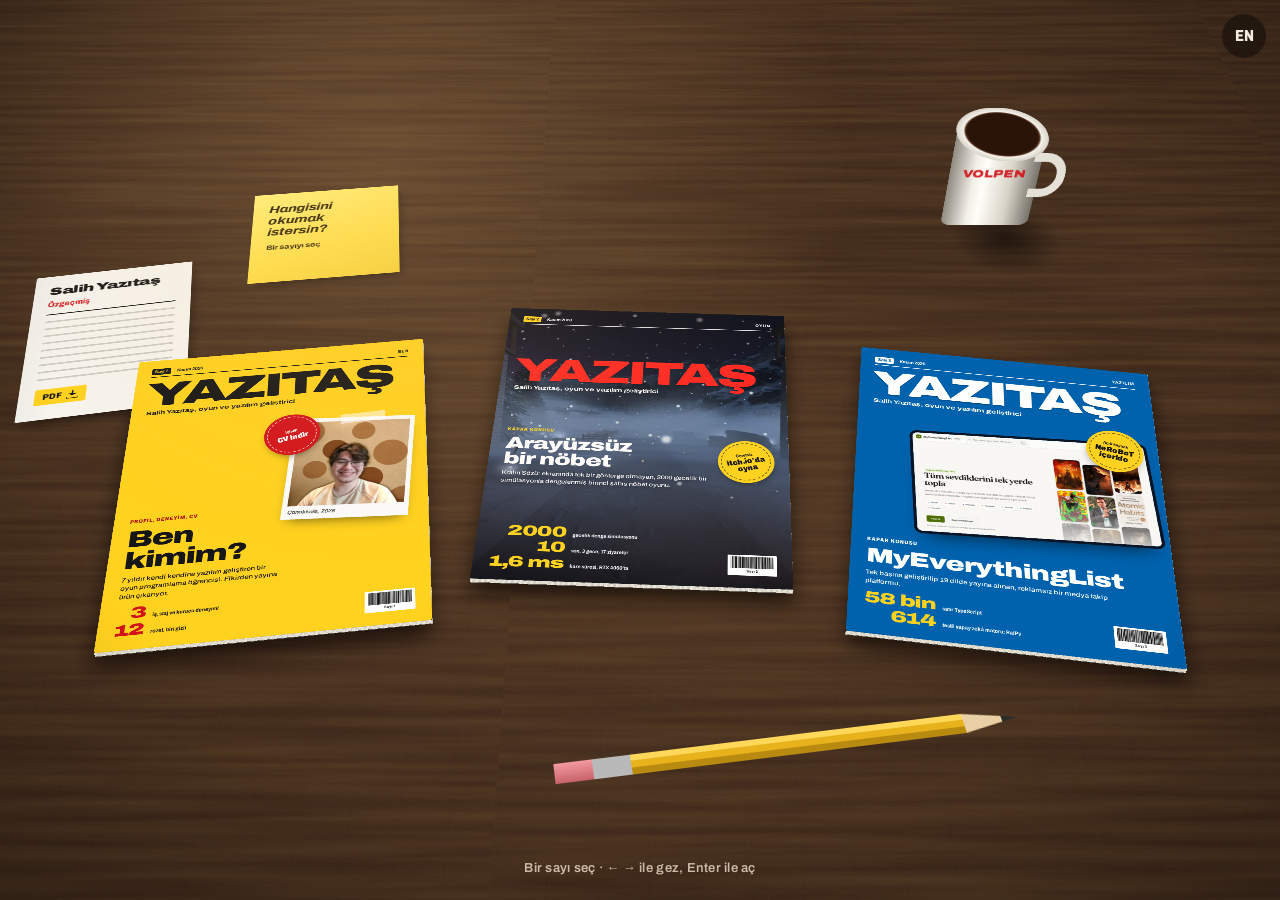
<file: index.html>
<!doctype html>
<html lang="tr" data-theme="light" class="is-desk">
<head>
<meta charset="utf-8">
<meta name="viewport" content="width=device-width, initial-scale=1, viewport-fit=cover">
<title>Salih Yazıtaş · Oyun ve Yazılım Geliştirici</title>
<meta name="description" content="Salih Yazıtaş: oyun ve yazılım geliştirici. Unity oyunları (Kralın Sözü, Under the Counter), 19 dilde yayındaki MyEverythingList, açık kaynak NeRoBoT ve RaiPy. Volpen'in kurucusu.">
<meta name="author" content="Salih Yazıtaş">
<link rel="canonical" href="https://salihyzts.github.io/">
<link rel="alternate" hreflang="tr" href="https://salihyzts.github.io/">
<link rel="alternate" hreflang="en" href="https://salihyzts.github.io/en/">
<link rel="alternate" hreflang="x-default" href="https://salihyzts.github.io/">
<meta name="color-scheme" content="light dark">
<meta name="theme-color" content="#d9d8d2" media="(prefers-color-scheme: light)">
<meta name="theme-color" content="#0e0f11" media="(prefers-color-scheme: dark)">
<meta property="og:type" content="profile">
<meta property="og:site_name" content="Salih Yazıtaş">
<meta property="og:title" content="Salih Yazıtaş · Oyun ve Yazılım Geliştirici">
<meta property="og:description" content="Salih Yazıtaş: oyun ve yazılım geliştirici. Unity oyunları (Kralın Sözü, Under the Counter), 19 dilde yayındaki MyEverythingList, açık kaynak NeRoBoT ve RaiPy. Volpen'in kurucusu.">
<meta property="og:url" content="https://salihyzts.github.io/">
<meta property="og:locale" content="tr_TR">
<meta property="og:locale:alternate" content="en_US">
<meta property="og:image" content="https://salihyzts.github.io/assets/og/og-tr.jpg">
<meta property="og:image:width" content="1200">
<meta property="og:image:height" content="630">
<meta property="og:image:alt" content="Ahşap bir masada YAZITAŞ dergisinin üç sayısı: Ben, Oyun ve Yazılım">
<meta property="profile:first_name" content="Salih">
<meta property="profile:last_name" content="Yazıtaş">
<meta name="twitter:card" content="summary_large_image">
<link rel="icon" href="/assets/favicon.svg" type="image/svg+xml">
<link rel="apple-touch-icon" href="/assets/apple-touch-icon.png">
<link rel="preload" href="/assets/fonts/archivo-normal-latin.woff2" as="font" type="font/woff2" crossorigin>
<link rel="stylesheet" href="/assets/css/fonts.css">
<link rel="stylesheet" href="/assets/css/site.css">
<script>
  // Boyamadan önce temayı ve görünümü uygula (okuyucu ve masa aynı eşiği kullanır)
  (function () {
    var d = document.documentElement, t = null;
    try { t = localStorage.getItem("theme"); } catch (e) {}
    if (t !== "light" && t !== "dark") t = matchMedia("(prefers-color-scheme: dark)").matches ? "dark" : "light";
    d.dataset.theme = t;
    d.classList.add("reader", innerWidth < 720 || innerHeight < 512 ? "app" : "print");
  })();
</script>
<link rel="stylesheet" href="/assets/css/desk.css">
<script type="speculationrules">{"prerender":[{"source":"document","where":{"selector_matches":".mag"},"eagerness":"moderate"}]}</script>
<script type="application/ld+json">{"@context":"https://schema.org","@type":"Person","name":"Salih Yazıtaş","url":"https://salihyzts.github.io/","image":"https://salihyzts.github.io/assets/img/salih.webp","jobTitle":"Oyun ve yazılım geliştirici","email":"mailto:yazitassalih0@gmail.com","address":{"@type":"PostalAddress","addressLocality":"Çanakkale","addressCountry":"TR"},"alumniOf":{"@type":"CollegeOrUniversity","name":"Çanakkale Onsekiz Mart Üniversitesi"},"founder":{"@type":"Organization","name":"Volpen","url":"https://salihyzts.github.io/VolpenWeb/"},"sameAs":["https://github.com/SalihYzts","https://www.linkedin.com/in/salih-yaz%C4%B1ta%C5%9F/","https://salihyzts.itch.io"],"knowsAbout":["Unity","C#","TypeScript","React","Python","FastAPI","Supabase","Electron","Tauri","Go"]}</script>
</head>
<body class="desk-body">
<main class="scene" id="scene">
  <h1 class="sr">Salih Yazıtaş: masada üç sayı var, birini seç</h1>
  <div class="viewport" id="viewport">
    <div class="camera" id="camera">
      <div class="desk">
        <div class="thing mug" data-prop="mug" aria-hidden="true"><div class="mug-floor"></div><div class="mug-body"></div><div class="mug-top"></div></div>
        <div class="thing pencil" data-prop="pencil" aria-hidden="true"></div>
        <div class="thing note" data-prop="note" aria-hidden="true">Hangisini okumak istersin?<small>Bir sayıyı seç</small></div>
        <a class="thing cv-sheet" data-prop="cv" href="/cv/Salih_Yazitas_CV_TR.pdf" download aria-label="CV'yi indir, Türkçe PDF">
          <span class="cv-sheet-h">Salih Yazıtaş</span><span class="cv-sheet-k">Özgeçmiş</span>
          <span class="cv-sheet-lines" aria-hidden="true"></span><span class="cv-sheet-tag">PDF <svg class="px" viewBox="0 0 12 12" aria-hidden="true" focusable="false"><path d="M5 0h2v1h-2zM5 1h2v1h-2zM5 2h2v1h-2zM5 3h2v1h-2zM2 4h8v1h-8zM3 5h6v1h-6zM4 6h4v1h-4zM5 7h2v1h-2zM0 9h1v1h-1zM11 9h1v1h-1zM0 10h1v1h-1zM11 10h1v1h-1zM0 11h12v1h-12z"/></svg></span>
        </a>
        <ul class="mags" aria-label="Sayılar">
        <li class="slot" data-i="0" style="--x:-330px;--y:20px;--r:-7deg">
          <div class="thing shade"></div>
          <a class="thing mag" href="/ben/" data-issue="ben">
            <span class="edge edge--r" aria-hidden="true"></span><span class="edge edge--b" aria-hidden="true"></span>
            <span class="sr">Sayı 1, Ben: Profil, deneyim, okul ve topluluk, beceriler ve CV.</span>
            <div class="page page--cover cover--ben" aria-hidden="true"><div class="page-inner">
      <span class="cover-photo"><img src="/assets/img/salih.webp" width="480" height="480" alt="" fetchpriority="high"><span class="cover-tape" aria-hidden="true"></span><span class="cover-photo-cap" aria-hidden="true">Çanakkale, 2026</span></span>
      <div class="cover-inner">
        <p class="cover-issue"><span>Sayı 1</span><span>Kasım 2026</span><span class="cover-issue-name">Ben</span></p>
        <p class="masthead"><span class="masthead-word" lang="tr" translate="no" aria-hidden="true">YAZITAŞ</span><span class="cover-name"><span lang="tr">Salih Yazıtaş</span>, oyun ve yazılım geliştirici<span class="sr"> · Sayı 1: Ben</span></span></p>
        <span class="cover-story"><span class="cover-kicker">Profil, deneyim, CV</span><span class="cover-title">Ben kimim?</span><span class="cover-deck">7 yıldır kendi kendine yazılım geliştiren bir oyun programlama öğrencisi. Fikirden yayına ürün çıkarıyor.</span></span>
        <ul class="cover-lines">
          <li><span class="cover-line"><span class="cl-big">3</span><span class="cl-text">iş, staj ve kurucu deneyimi</span></span></li>
          <li><span class="cover-line"><span class="cl-big">12</span><span class="cl-text">rozet, biri gizli</span></span></li>
        </ul>
        <span class="sticker"><span class="sticker-top">İçinde</span><span class="sticker-main">CV indir</span></span>
        <div class="barcode" aria-hidden="true"><svg class="barcode-bars" viewBox="0 0 111 40" preserveAspectRatio="none" aria-hidden="true"><rect x="0" y="0" width="2" height="40"/><rect x="4" y="0" width="2" height="40"/><rect x="7" y="0" width="3" height="40"/><rect x="11" y="0" width="3" height="40"/><rect x="15" y="0" width="1" height="40"/><rect x="17" y="0" width="2" height="40"/><rect x="20" y="0" width="1" height="40"/><rect x="22" y="0" width="3" height="40"/><rect x="26" y="0" width="2" height="40"/><rect x="29" y="0" width="2" height="40"/><rect x="32" y="0" width="2" height="40"/><rect x="35" y="0" width="1" height="40"/><rect x="37" y="0" width="1" height="40"/><rect x="39" y="0" width="3" height="40"/><rect x="43" y="0" width="2" height="40"/><rect x="46" y="0" width="2" height="40"/><rect x="49" y="0" width="1" height="40"/><rect x="51" y="0" width="2" height="40"/><rect x="54" y="0" width="3" height="40"/><rect x="58" y="0" width="1" height="40"/><rect x="60" y="0" width="2" height="40"/><rect x="63" y="0" width="2" height="40"/><rect x="66" y="0" width="2" height="40"/><rect x="69" y="0" width="1" height="40"/><rect x="71" y="0" width="2" height="40"/><rect x="74" y="0" width="1" height="40"/><rect x="76" y="0" width="3" height="40"/><rect x="80" y="0" width="1" height="40"/><rect x="82" y="0" width="2" height="40"/><rect x="85" y="0" width="1" height="40"/><rect x="87" y="0" width="3" height="40"/><rect x="91" y="0" width="1" height="40"/><rect x="93" y="0" width="2" height="40"/><rect x="96" y="0" width="3" height="40"/><rect x="100" y="0" width="1" height="40"/><rect x="102" y="0" width="3" height="40"/><rect x="106" y="0" width="1" height="40"/><rect x="108" y="0" width="2" height="40"/></svg><span>Sayı 1</span></div>
      </div></div></div>
          </a>
        </li>
        <li class="slot" data-i="1" style="--x:0px;--y:-28px;--r:2.5deg">
          <div class="thing shade"></div>
          <a class="thing mag" href="/oyun/" data-issue="oyun">
            <span class="edge edge--r" aria-hidden="true"></span><span class="edge edge--b" aria-hidden="true"></span>
            <span class="sr">Sayı 2, Oyun: Kralın Sözü, ekip oyunları, jamler ve kulüp.</span>
            <div class="page page--cover cover--oyun" aria-hidden="true"><div class="page-inner">
      <img class="cover-art" src="/assets/img/kralin-sozu-gate_view.webp" width="1200" height="675" alt="" fetchpriority="high">
      <div class="cover-inner">
        <p class="cover-issue"><span>Sayı 2</span><span>Kasım 2026</span><span class="cover-issue-name">Oyun</span></p>
        <p class="masthead"><span class="masthead-word" lang="tr" translate="no" aria-hidden="true">YAZITAŞ</span><span class="cover-name"><span lang="tr">Salih Yazıtaş</span>, oyun ve yazılım geliştirici<span class="sr"> · Sayı 2: Oyun</span></span></p>
        <span class="cover-story"><span class="cover-kicker">Kapak konusu</span><span class="cover-title">Arayüzsüz bir nöbet</span><span class="cover-deck">Kralın Sözü: ekranında tek bir gösterge olmayan, 2000 gecelik bir simülasyonla dengelenmiş birinci şahıs nöbet oyunu.</span></span>
        <ul class="cover-lines">
          <li><span class="cover-line"><span class="cl-big">2000</span><span class="cl-text">gecelik denge simülasyonu</span></span></li>
          <li><span class="cover-line"><span class="cl-big">10</span><span class="cl-text">son, 3 gece, 17 ziyaretçi</span></span></li>
          <li><span class="cover-line"><span class="cl-big">1,6 ms</span><span class="cl-text">kare süresi, RTX 4060'ta</span></span></li>
        </ul>
        <span class="sticker"><span class="sticker-top">Ücretsiz</span><span class="sticker-main">itch.io'da oyna</span></span>
        <div class="barcode" aria-hidden="true"><svg class="barcode-bars" viewBox="0 0 109 40" preserveAspectRatio="none" aria-hidden="true"><rect x="0" y="0" width="1" height="40"/><rect x="3" y="0" width="2" height="40"/><rect x="6" y="0" width="1" height="40"/><rect x="8" y="0" width="1" height="40"/><rect x="10" y="0" width="3" height="40"/><rect x="14" y="0" width="3" height="40"/><rect x="18" y="0" width="1" height="40"/><rect x="20" y="0" width="1" height="40"/><rect x="22" y="0" width="1" height="40"/><rect x="24" y="0" width="3" height="40"/><rect x="28" y="0" width="3" height="40"/><rect x="32" y="0" width="2" height="40"/><rect x="35" y="0" width="2" height="40"/><rect x="38" y="0" width="1" height="40"/><rect x="40" y="0" width="3" height="40"/><rect x="44" y="0" width="2" height="40"/><rect x="47" y="0" width="1" height="40"/><rect x="49" y="0" width="2" height="40"/><rect x="52" y="0" width="2" height="40"/><rect x="55" y="0" width="2" height="40"/><rect x="58" y="0" width="2" height="40"/><rect x="61" y="0" width="2" height="40"/><rect x="64" y="0" width="3" height="40"/><rect x="68" y="0" width="1" height="40"/><rect x="70" y="0" width="3" height="40"/><rect x="74" y="0" width="1" height="40"/><rect x="76" y="0" width="2" height="40"/><rect x="79" y="0" width="3" height="40"/><rect x="83" y="0" width="1" height="40"/><rect x="85" y="0" width="1" height="40"/><rect x="87" y="0" width="3" height="40"/><rect x="91" y="0" width="1" height="40"/><rect x="93" y="0" width="2" height="40"/><rect x="96" y="0" width="1" height="40"/><rect x="98" y="0" width="3" height="40"/><rect x="102" y="0" width="1" height="40"/><rect x="104" y="0" width="1" height="40"/><rect x="106" y="0" width="2" height="40"/></svg><span>Sayı 2</span></div>
      </div></div></div>
          </a>
        </li>
        <li class="slot" data-i="2" style="--x:330px;--y:28px;--r:8deg">
          <div class="thing shade"></div>
          <a class="thing mag" href="/yazilim/" data-issue="yazilim">
            <span class="edge edge--r" aria-hidden="true"></span><span class="edge edge--b" aria-hidden="true"></span>
            <span class="sr">Sayı 3, Yazılım: MyEverythingList, staj projesi Parsel, açık kaynak araçlar ve kafe işleri.</span>
            <div class="page page--cover cover--yazilim" aria-hidden="true"><div class="page-inner">
      <span class="cover-screen"><img src="/assets/img/myeverythinglist.webp" width="2000" height="1125" alt="" fetchpriority="high"></span>
      <div class="cover-inner">
        <p class="cover-issue"><span>Sayı 3</span><span>Kasım 2026</span><span class="cover-issue-name">Yazılım</span></p>
        <p class="masthead"><span class="masthead-word" lang="tr" translate="no" aria-hidden="true">YAZITAŞ</span><span class="cover-name"><span lang="tr">Salih Yazıtaş</span>, oyun ve yazılım geliştirici<span class="sr"> · Sayı 3: Yazılım</span></span></p>
        <span class="cover-story"><span class="cover-kicker">Kapak konusu</span><span class="cover-title" translate="no" lang="en">MyEverythingList</span><span class="cover-deck">Tek başına geliştirilip 19 dilde yayına alınan, reklamsız bir medya takip platformu.</span></span>
        <ul class="cover-lines">
          <li><span class="cover-line"><span class="cl-big">58 bin</span><span class="cl-text">satır TypeScript</span></span></li>
          <li><span class="cover-line"><span class="cl-big">614</span><span class="cl-text">testli yapay zekâ motoru: RaiPy</span></span></li>
        </ul>
        <span class="sticker"><span class="sticker-top">Açık kaynak</span><span class="sticker-main">NeRoBoT içeride</span></span>
        <div class="barcode" aria-hidden="true"><svg class="barcode-bars" viewBox="0 0 111 40" preserveAspectRatio="none" aria-hidden="true"><rect x="0" y="0" width="2" height="40"/><rect x="3" y="0" width="3" height="40"/><rect x="7" y="0" width="1" height="40"/><rect x="9" y="0" width="3" height="40"/><rect x="14" y="0" width="2" height="40"/><rect x="17" y="0" width="3" height="40"/><rect x="21" y="0" width="2" height="40"/><rect x="24" y="0" width="2" height="40"/><rect x="27" y="0" width="1" height="40"/><rect x="29" y="0" width="2" height="40"/><rect x="32" y="0" width="1" height="40"/><rect x="34" y="0" width="2" height="40"/><rect x="37" y="0" width="2" height="40"/><rect x="40" y="0" width="2" height="40"/><rect x="43" y="0" width="1" height="40"/><rect x="45" y="0" width="2" height="40"/><rect x="48" y="0" width="1" height="40"/><rect x="50" y="0" width="1" height="40"/><rect x="52" y="0" width="1" height="40"/><rect x="54" y="0" width="1" height="40"/><rect x="56" y="0" width="1" height="40"/><rect x="58" y="0" width="3" height="40"/><rect x="62" y="0" width="3" height="40"/><rect x="66" y="0" width="2" height="40"/><rect x="69" y="0" width="3" height="40"/><rect x="73" y="0" width="3" height="40"/><rect x="77" y="0" width="2" height="40"/><rect x="80" y="0" width="3" height="40"/><rect x="84" y="0" width="1" height="40"/><rect x="86" y="0" width="1" height="40"/><rect x="88" y="0" width="3" height="40"/><rect x="92" y="0" width="1" height="40"/><rect x="94" y="0" width="2" height="40"/><rect x="97" y="0" width="2" height="40"/><rect x="100" y="0" width="2" height="40"/><rect x="103" y="0" width="2" height="40"/><rect x="106" y="0" width="2" height="40"/><rect x="109" y="0" width="1" height="40"/></svg><span>Sayı 3</span></div>
      </div></div></div>
          </a>
        </li>
        </ul>
      </div>
    </div>
  </div>
  <div class="light" aria-hidden="true"></div>
  <div class="dim" id="dim" aria-hidden="true"></div>
  <p class="hint" aria-hidden="true"><span class="only-hover">Bir sayı seç · ← → ile gez, Enter ile aç</span><span class="only-touch">Okumak istediğin sayıya dokun</span></p>
  <a class="desk-lang" href="/en/" hreflang="en" lang="en" aria-label="English">EN</a>
</main>
<script id="desk-data" type="application/json">{"legacy":{"kunye":"/ben/","is":"/ben/","is-2":"/ben/","yolculuk":"/ben/","rozetler":"/ben/","rehber":"/ben/","mektup":"/ben/","kralin-sozu":"/oyun/","oyun":"/oyun/","kralin-sozu-2":"/oyun/","kralin-sozu-oyun":"/oyun/","kralin-sozu-yapim":"/oyun/","under-the-counter":"/oyun/","last-dawn":"/oyun/","pati-rotasi":"/oyun/","lets-cook-a-mask-ve-the-rolling-pizz":"/oyun/","lets-cook-a-mask":"/oyun/","the-rolling-pizz":"/oyun/","oyun-kisa":"/oyun/","colorland":"/oyun/","uckkenici":"/oyun/","agaclastirilmis-elma":"/oyun/","ecobuddy":"/oyun/","topluluk":"/oyun/","myeverythinglist":"/yazilim/","yazilim":"/yazilim/","myeverythinglist-2":"/yazilim/","myeverythinglist-yapim":"/yazilim/","nerobot":"/yazilim/","raipy":"/yazilim/","heren-agent":"/yazilim/","parsel":"/yazilim/","parsel-dosya":"/yazilim/","kafe-finans-ve-truva-arabirimi":"/yazilim/","kafe-finans":"/yazilim/","truva-arabirimi":"/yazilim/","yazilim-kisa":"/yazilim/","oyun-vitrini":"/yazilim/","gorevler":"/yazilim/","volpen-site":"/yazilim/","gdd-creator":"/yazilim/","turkos":"/yazilim/","ytchatinstaller":"/yazilim/","icindekiler":"/ben/","editor":"/ben/"}}</script>
<script src="/assets/js/desk.js"></script>
</body>
</html>
</file>
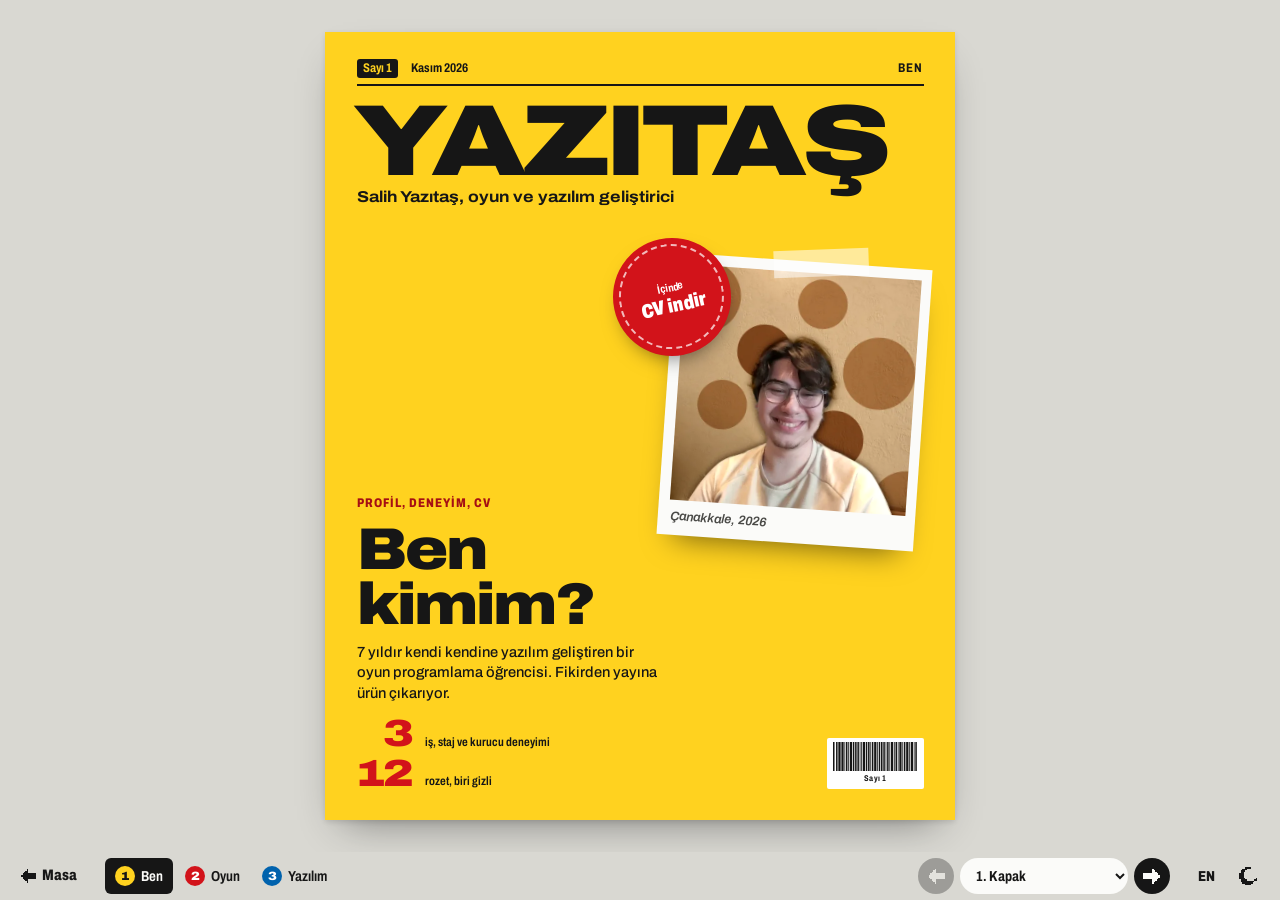
<file: ben/index.html>
<!doctype html>
<html lang="tr" data-theme="light" data-issue="ben">
<head>
<meta charset="utf-8">
<meta name="viewport" content="width=device-width, initial-scale=1, viewport-fit=cover">
<title>Salih Yazıtaş · Ben: profil, deneyim ve CV</title>
<meta name="description" content="Salih Yazıtaş'ın profili: Petra Cafe'de yazılım ve otomasyon danışmanlığı, Stoneograph stajı, Volpen'in kuruculuğu, ÇOMÜ Oyun Geliştirme ve Programlama, beceriler ve indirilebilir CV.">
<meta name="author" content="Salih Yazıtaş">
<link rel="canonical" href="https://salihyzts.github.io/ben/">
<link rel="alternate" hreflang="tr" href="https://salihyzts.github.io/ben/">
<link rel="alternate" hreflang="en" href="https://salihyzts.github.io/en/about/">
<link rel="alternate" hreflang="x-default" href="https://salihyzts.github.io/ben/">
<meta name="color-scheme" content="light dark">
<meta name="theme-color" content="#d9d8d2" media="(prefers-color-scheme: light)">
<meta name="theme-color" content="#0e0f11" media="(prefers-color-scheme: dark)">
<meta property="og:type" content="profile">
<meta property="og:site_name" content="Salih Yazıtaş">
<meta property="og:title" content="Salih Yazıtaş · Ben: profil, deneyim ve CV">
<meta property="og:description" content="Salih Yazıtaş'ın profili: Petra Cafe'de yazılım ve otomasyon danışmanlığı, Stoneograph stajı, Volpen'in kuruculuğu, ÇOMÜ Oyun Geliştirme ve Programlama, beceriler ve indirilebilir CV.">
<meta property="og:url" content="https://salihyzts.github.io/ben/">
<meta property="og:locale" content="tr_TR">
<meta property="og:locale:alternate" content="en_US">
<meta property="og:image" content="https://salihyzts.github.io/assets/og/og-ben-tr.jpg">
<meta property="og:image:width" content="1200">
<meta property="og:image:height" content="630">
<meta property="og:image:alt" content="YAZITAŞ dergisinin Sayı 1: Ben">
<meta property="profile:first_name" content="Salih">
<meta property="profile:last_name" content="Yazıtaş">
<meta name="twitter:card" content="summary_large_image">
<link rel="icon" href="/assets/favicon.svg" type="image/svg+xml">
<link rel="apple-touch-icon" href="/assets/apple-touch-icon.png">
<link rel="preload" href="/assets/fonts/archivo-normal-latin.woff2" as="font" type="font/woff2" crossorigin>
<link rel="stylesheet" href="/assets/css/fonts.css">
<link rel="stylesheet" href="/assets/css/site.css">
<script>
  // Boyamadan önce temayı ve görünümü uygula (okuyucu ve masa aynı eşiği kullanır)
  (function () {
    var d = document.documentElement, t = null;
    try { t = localStorage.getItem("theme"); } catch (e) {}
    if (t !== "light" && t !== "dark") t = matchMedia("(prefers-color-scheme: dark)").matches ? "dark" : "light";
    d.dataset.theme = t;
    d.classList.add("reader", innerWidth < 720 || innerHeight < 512 ? "app" : "print");
  })();
</script>
<link rel="preload" href="/assets/img/salih.webp" as="image" type="image/webp">
</head>
<body>
<a class="skip" href="#icindekiler">İçeriğe geç</a>

<header class="topbar">
  <a class="desk-link" href="/" data-desk aria-label="Masaya dön: üç sayının durduğu giriş"><svg class="px" viewBox="0 0 12 12" aria-hidden="true" focusable="false"><path d="M5 1h1v1h-1zM4 2h2v1h-2zM3 3h3v1h-3zM2 4h10v1h-10zM1 5h11v1h-11zM1 6h11v1h-11zM2 7h10v1h-10zM3 8h3v1h-3zM4 9h2v1h-2zM5 10h1v1h-1z"/></svg><span>Masa</span></a>
  <nav class="topnav issues-nav" aria-label="Sayılar">
    <ul><li><a href="/ben/" aria-current="page"><span class="in-n" aria-hidden="true">1</span><span class="in-name">Ben</span></a></li><li><a href="/oyun/"><span class="in-n" aria-hidden="true">2</span><span class="in-name">Oyun</span></a></li><li><a href="/yazilim/"><span class="in-n" aria-hidden="true">3</span><span class="in-name">Yazılım</span></a></li></ul>
  </nav>
  <nav class="pager" aria-label="Dergi sayfaları">
    <button type="button" class="pager-btn" data-prev aria-label="Önceki sayfa" aria-keyshortcuts="ArrowLeft"><svg class="px" viewBox="0 0 12 12" aria-hidden="true" focusable="false"><path d="M5 1h1v1h-1zM4 2h2v1h-2zM3 3h3v1h-3zM2 4h10v1h-10zM1 5h11v1h-11zM1 6h11v1h-11zM2 7h10v1h-10zM3 8h3v1h-3zM4 9h2v1h-2zM5 10h1v1h-1z"/></svg></button>
    <label class="pager-jump"><span class="sr">Sayfaya git</span>
      <select data-jump><option value="1">1. Kapak</option><option value="2">2. İçindekiler</option><option value="3">3. Editörden</option><option value="4">4. Dosya: İş</option><option value="5">5. Dosya: İş (2)</option><option value="6">6. Okul ve topluluk</option><option value="7">7. Rozetler</option><option value="8">8. Rehber: alet çantası</option><option value="9">9. Okur mektupları</option><option value="10">10. Arka kapak</option></select>
    </label>
    <button type="button" class="pager-btn" data-next aria-label="Sonraki sayfa" aria-keyshortcuts="ArrowRight"><svg class="px" viewBox="0 0 12 12" aria-hidden="true" focusable="false"><path d="M6 1h1v1h-1zM6 2h2v1h-2zM6 3h3v1h-3zM0 4h10v1h-10zM0 5h11v1h-11zM0 6h11v1h-11zM0 7h10v1h-10zM6 8h3v1h-3zM6 9h2v1h-2zM6 10h1v1h-1z"/></svg></button>
    <p class="sr" aria-live="polite" data-status></p>
  </nav>
  <div class="tools">
    <a class="tool" href="/en/about/" hreflang="en" lang="en" aria-label="English">EN</a>
    <button type="button" class="tool" data-theme-toggle aria-label="Gündüz ya da gece baskısı"><svg class="px only-dark" viewBox="0 0 12 12" aria-hidden="true" focusable="false"><path d="M5 0h2v1h-2zM1 1h1v1h-1zM5 1h2v1h-2zM10 1h1v1h-1zM2 2h1v1h-1zM9 2h1v1h-1zM4 3h4v1h-4zM3 4h6v1h-6zM0 5h2v1h-2zM3 5h6v1h-6zM10 5h2v1h-2zM0 6h2v1h-2zM3 6h6v1h-6zM10 6h2v1h-2zM3 7h6v1h-6zM4 8h4v1h-4zM2 9h1v1h-1zM9 9h1v1h-1zM1 10h1v1h-1zM5 10h2v1h-2zM10 10h1v1h-1zM5 11h2v1h-2z"/></svg><svg class="px only-light" viewBox="0 0 12 12" aria-hidden="true" focusable="false"><path d="M4 0h4v1h-4zM2 1h3v1h-3zM1 2h3v1h-3zM1 3h2v1h-2zM0 4h3v1h-3zM0 5h3v1h-3zM0 6h3v1h-3zM0 7h4v1h-4zM11 7h1v1h-1zM1 8h4v1h-4zM10 8h2v1h-2zM1 9h9v1h-9zM2 10h7v1h-7zM4 11h4v1h-4z"/></svg></button>
  </div>
</header>

<main id="main" class="book" aria-label="Dergi sayfaları" data-total="10"><div class="world">
  <section class="page page--cover cover--ben page--right" id="kapak" data-page="1" role="group" aria-roledescription="sayfa" aria-label="Kapak, 1 / 10">
    <div class="page-inner">
      <span class="cover-photo"><img src="/assets/img/salih.webp" width="480" height="480" alt="Salih Yazıtaş'ın fotoğrafı" fetchpriority="high"><span class="cover-tape" aria-hidden="true"></span><span class="cover-photo-cap" aria-hidden="true">Çanakkale, 2026</span></span>
      <div class="cover-inner">
        <p class="cover-issue"><span>Sayı 1</span><span>Kasım 2026</span><span class="cover-issue-name">Ben</span></p>
        <h1 class="masthead"><span class="masthead-word" lang="tr" translate="no" aria-hidden="true">YAZITAŞ</span><span class="cover-name"><span lang="tr">Salih Yazıtaş</span>, oyun ve yazılım geliştirici<span class="sr"> · Sayı 1: Ben</span></span></h1>
        <a class="cover-story" href="#editor"><span class="cover-kicker">Profil, deneyim, CV</span><span class="cover-title">Ben kimim?</span><span class="cover-deck">7 yıldır kendi kendine yazılım geliştiren bir oyun programlama öğrencisi. Fikirden yayına ürün çıkarıyor.</span></a>
        <ul class="cover-lines">
          <li><a class="cover-line" href="#is"><span class="cl-big">3</span><span class="cl-text">iş, staj ve kurucu deneyimi</span></a></li>
          <li><a class="cover-line" href="#rozetler"><span class="cl-big">12</span><span class="cl-text">rozet, biri gizli</span></a></li>
        </ul>
        <a class="sticker" href="/cv/Salih_Yazitas_CV_TR.pdf" download><span class="sticker-top">İçinde</span><span class="sticker-main">CV indir</span></a>
        <div class="barcode" aria-hidden="true"><svg class="barcode-bars" viewBox="0 0 111 40" preserveAspectRatio="none" aria-hidden="true"><rect x="0" y="0" width="2" height="40"/><rect x="4" y="0" width="2" height="40"/><rect x="7" y="0" width="3" height="40"/><rect x="11" y="0" width="3" height="40"/><rect x="15" y="0" width="1" height="40"/><rect x="17" y="0" width="2" height="40"/><rect x="20" y="0" width="1" height="40"/><rect x="22" y="0" width="3" height="40"/><rect x="26" y="0" width="2" height="40"/><rect x="29" y="0" width="2" height="40"/><rect x="32" y="0" width="2" height="40"/><rect x="35" y="0" width="1" height="40"/><rect x="37" y="0" width="1" height="40"/><rect x="39" y="0" width="3" height="40"/><rect x="43" y="0" width="2" height="40"/><rect x="46" y="0" width="2" height="40"/><rect x="49" y="0" width="1" height="40"/><rect x="51" y="0" width="2" height="40"/><rect x="54" y="0" width="3" height="40"/><rect x="58" y="0" width="1" height="40"/><rect x="60" y="0" width="2" height="40"/><rect x="63" y="0" width="2" height="40"/><rect x="66" y="0" width="2" height="40"/><rect x="69" y="0" width="1" height="40"/><rect x="71" y="0" width="2" height="40"/><rect x="74" y="0" width="1" height="40"/><rect x="76" y="0" width="3" height="40"/><rect x="80" y="0" width="1" height="40"/><rect x="82" y="0" width="2" height="40"/><rect x="85" y="0" width="1" height="40"/><rect x="87" y="0" width="3" height="40"/><rect x="91" y="0" width="1" height="40"/><rect x="93" y="0" width="2" height="40"/><rect x="96" y="0" width="3" height="40"/><rect x="100" y="0" width="1" height="40"/><rect x="102" y="0" width="3" height="40"/><rect x="106" y="0" width="1" height="40"/><rect x="108" y="0" width="2" height="40"/></svg><span>Sayı 1</span></div>
      </div></div>
  </section>
  <section class="page page--contents sec--ink page--left" id="icindekiler" data-page="2" role="group" aria-roledescription="sayfa" aria-label="İçindekiler, 2 / 10">
    <div class="page-inner">
      <h2 class="toc-title">İçindekiler</h2>
      <ol class="toc-rows">
          <li><a href="#editor"><span class="toc-pg">3</span><span class="toc-t"><span class="toc-name">Editörden</span></span></a></li>
          <li><a href="#is"><span class="toc-pg">4</span><span class="toc-t"><span class="toc-name">Dosya: İş</span><span class="toc-sub">Petra Cafe, Stoneograph, Volpen</span></span></a></li>
          <li><a href="#yolculuk"><span class="toc-pg">6</span><span class="toc-t"><span class="toc-name">Okul ve topluluk</span><span class="toc-sub">ÇOMÜ, kulüp, jamler</span></span></a></li>
          <li><a href="#rozetler"><span class="toc-pg">7</span><span class="toc-t"><span class="toc-name">Rozetler</span><span class="toc-sub">Her rozetin arkasında ölçülebilir bir şey var. Biri gizli.</span></span></a></li>
          <li><a href="#rehber"><span class="toc-pg">8</span><span class="toc-t"><span class="toc-name">Rehber: alet çantası</span></span></a></li>
          <li><a href="#mektup"><span class="toc-pg">9</span><span class="toc-t"><span class="toc-name">Okur mektupları</span><span class="toc-sub">E-posta, CV ve okur kuponu</span></span></a></li>
      </ol>
      <section class="toc-shelf" aria-labelledby="toc-shelf-h">
        <h3 class="toc-shelf-h" id="toc-shelf-h">Masadaki diğer sayılar</h3>
        <ul class="shelf">
        <li><a class="shelf-card shelf--oyun" href="/oyun/"><span class="shelf-n">Sayı 2</span><span class="shelf-name">Oyun</span><span class="shelf-deck">Kralın Sözü, ekip oyunları, jamler ve kulüp.</span></a></li>
        <li><a class="shelf-card shelf--yazilim" href="/yazilim/"><span class="shelf-n">Sayı 3</span><span class="shelf-name">Yazılım</span><span class="shelf-deck">MyEverythingList, staj projesi Parsel, açık kaynak araçlar ve kafe işleri.</span></a></li>
      </ul>
      </section></div>
    <footer class="page-foot" aria-hidden="true"><span class="page-run"><span translate="no">YAZITAŞ</span> · Sayı 1 · Ben</span><span class="page-no">2</span></footer>
  </section>
  <section class="page page--editor sec--game page--right" id="editor" data-page="3" role="group" aria-roledescription="sayfa" aria-label="Editörden, 3 / 10">
    <div class="page-inner">
      <img class="editor-photo" src="/assets/img/salih.webp" width="480" height="480" alt="Salih Yazıtaş'ın fotoğrafı" loading="lazy" decoding="async">
      <h2 class="editor-title">Editörden</h2>
      <div class="editor-text"><p>Merhaba, ben Salih. Çanakkale Onsekiz Mart Üniversitesi'nde oyun geliştirme okuyorum ve 7 yıldır kendi kendime kod yazıyorum.</p><p>Bu sayı beni anlatıyor: bir kafe için yaptığım işler, stajım, kurduğum ekip Volpen, okul ve kulüp. Oyunlarım ve yazılımlarım masadaki diğer iki sayıda. CV'yi buradan indirebilirsin.</p></div>
      <p class="editor-sign">Salih Yazıtaş, genel yayın yönetmeni</p>
      <p class="editor-cv">
        <a class="btn btn--solid" href="/cv/Salih_Yazitas_CV_TR.pdf" download><svg class="px" viewBox="0 0 12 12" aria-hidden="true" focusable="false"><path d="M5 0h2v1h-2zM5 1h2v1h-2zM5 2h2v1h-2zM5 3h2v1h-2zM2 4h8v1h-8zM3 5h6v1h-6zM4 6h4v1h-4zM5 7h2v1h-2zM0 9h1v1h-1zM11 9h1v1h-1zM0 10h1v1h-1zM11 10h1v1h-1zM0 11h12v1h-12z"/></svg><span>CV'yi indir, Türkçe PDF</span></a>
      </p>
      <section class="imprint-box" aria-labelledby="kunye-h">
        <h3 class="imprint-title" id="kunye-h">Künye</h3>
        <dl class="imprint"><div><dt>Sahibi ve genel yayın yönetmeni</dt><dd>Salih Yazıtaş</dd></div><div><dt>Yazı işleri, kod ve tasarım</dt><dd>Salih Yazıtaş</dd></div><div><dt>Yayınevi</dt><dd>Volpen, Çanakkale</dd></div><div><dt>Okul</dt><dd>ÇOMÜ, Oyun Geliştirme ve Programlama, 2. sınıf</dd></div><div><dt>Diller</dt><dd>Türkçe (ana dil), İngilizce (teknik)</dd></div><div><dt>Baskı</dt><dd>GitHub Pages</dd></div></dl>
        <p class="imprint-hint">Bu dergi elle dizildi: çerçeve yok, izleyici yok. Gizli rozet için: ↑ ↑ ↓ ↓ ← → ← → B A</p>
      </section></div>
    <footer class="page-foot" aria-hidden="true"><span class="page-run"><span translate="no">YAZITAŞ</span> · Sayı 1 · Ben</span><span class="page-no">3</span></footer>
  </section>
  <section class="page page--work sec--ink page--left" id="is" data-page="4" role="group" aria-roledescription="sayfa" aria-label="Dosya: İş, 4 / 10">
    <div class="page-inner">
      <h2 class="feature-title">Dosya: İş</h2><p class="feature-deck">Serbest danışmanlık, staj ve kurduğum ekip. En yenisi en üstte.</p>
      
      <article class="job">
        <p class="job-date">2026</p>
        <h3 class="job-title">Yazılım ve otomasyon danışmanı</h3>
        <p class="job-org">Petra Cafe, Çanakkale · serbest</p>
        <ul class="job-list"><li>Truva Teknoloji ile ortak bir arabirim geliştirdim: QR menüden ve garson uygulamasından gelen sipariş, iptal ve masa taşıma işlerini kasadaki Akınsoft Wolvox Restoran'a birkaç saniyede işliyor. Tek bir Windows servisi (Go, yaklaşık 3.600 satır), dışarıya yalnızca HTTPS ile bağlanıyor.</li><li>Aynı siparişin iki kez yazılmasını engelleyen bir iş kaydı kurdum. Mutfak ve bar fişleri otomatik basılıyor, ürün ve masa listeleri her gün eşitleniyor; servis kesintiden sonra kendiliğinden toparlanıyor.</li><li>Kafe için Kafe Finans adlı gelir-gider ve ciro uygulamasını geliştirdim. Menülendin QR menüsünden gelen siparişleri Akınsoft'a aktaran bir köprü de yazdım.</li></ul>
        <p class="job-meta">Go, Windows servisleri, Akınsoft Wolvox Restoran, Electron, React, SQLite</p>
        <dl class="editor-nums job-nums"><div><dt>satır Go, tek Windows servisi</dt><dd>~3.600</dd></div><div><dt>QR menü köprüsü: Truva ve Menülendin</dt><dd>2</dd></div><div><dt>test, Kafe Finans</dt><dd>240</dd></div></dl>
        <p class="job-more"><a href="/yazilim/#kafe-finans">Yazılım sayısında: <span translate="no">Kafe Finans</span>, s. 12 →</a></p>
      </article></div>
    <footer class="page-foot" aria-hidden="true"><span class="page-run"><span translate="no">YAZITAŞ</span> · Sayı 1 · Ben</span><span class="page-no">4</span></footer>
  </section>
  <section class="page page--work sec--ink page--right" id="is-2" data-page="5" role="group" aria-roledescription="sayfa" aria-label="Dosya: İş (2), 5 / 10">
    <div class="page-inner">
      
      
      <article class="job">
        <p class="job-date">Ağustos 2026</p>
        <h3 class="job-title">Yazılım geliştirme stajyeri</h3>
        <p class="job-org">Stoneograph</p>
        <ul class="job-list"><li>Emlak sektörü için Parsel'i geliştirdim: tapu doğrulamalı bir arsa pazaryeri ve açık artırma platformu. Yaklaşık 10 bin satır backend kodu ve 103 test.</li><li>TKGM üzerinden “Tapu Doğrulanmış” rozeti, eğime göre düzeltilmiş alan analizi, son saniye teklifinde süreyi uzatan canlı açık artırma ve seslendirmeli sanal drone videoları.</li></ul>
        <p class="job-meta">Python, FastAPI, SQLAlchemy, WebSocket, Shapely, Playwright</p>
        
        <p class="job-more"><a href="/yazilim/#parsel">Yazılım sayısında: <span translate="no">Parsel</span>, s. 10 →</a></p>
      </article>
      <article class="job">
        <p class="job-date">2025'ten beri</p>
        <h3 class="job-title">Kurucu ve yazılım geliştirici</h3>
        <p class="job-org">Volpen</p>
        <ul class="job-list"><li>Oyun, yazılım ve tasarım üreten bağımsız ekibi kurdum, projelerin yazılım tarafını yürütüyorum. Yazılım dalının ana ürünü MyEverythingList'i tek başıma geliştirdim.</li><li>Ekibin oyunlarının kodunu yazdım: ColorLand (1 haftada, ilk 3D projem), ÜçKKeNİci (2 günde) ve Ağaçlaştırılmış Elma (2 ay). LAST DAWN'da yazılım ve pazarlamadan sorumluyum.</li><li>Tanıtım sitesini framework kullanmadan yaptım: PWA, TR/EN, WCAG AA kontrast ve JSON-LD ile SEO.</li></ul>
        <p class="job-meta">Velox (PC oyun), Lagopus (yazılım), Zerda (mobil oyun)</p>
        
        <p class="job-more"><a href="/oyun/#last-dawn">Oyun sayısında: <span translate="no">LAST DAWN</span>, s. 9 →</a></p>
      </article></div>
    <footer class="page-foot" aria-hidden="true"><span class="page-run"><span translate="no">YAZITAŞ</span> · Sayı 1 · Ben</span><span class="page-no">5</span></footer>
  </section>
  <section class="page page--journey sec--ink page--left" id="yolculuk" data-page="6" role="group" aria-roledescription="sayfa" aria-label="Okul ve topluluk, 6 / 10">
    <div class="page-inner">
      <h2 class="feature-title">Okul ve topluluk</h2>
      <p class="feature-deck">Okul, kulüp, jamler ve ilk işler. En yenisi en üstte.</p>
      <ol class="timeline">
        <li class="entry entry--active">
          <p class="entry-date">2025 – 2027, 2. sınıf<span class="entry-status"><svg class="px" viewBox="0 0 12 12" aria-hidden="true" focusable="false"><path d="M1 0h2v1h-2zM1 1h9v1h-9zM1 2h10v1h-10zM1 3h9v1h-9zM1 4h8v1h-8zM1 5h9v1h-9zM1 6h10v1h-10zM1 7h2v1h-2zM1 8h2v1h-2zM1 9h2v1h-2zM1 10h2v1h-2zM0 11h4v1h-4z"/></svg>Sürüyor</span></p>
          <div class="entry-body">
            <h3 class="entry-title">Oyun Geliştirme ve Programlama (ön lisans)</h3>
            <p class="entry-org">Çanakkale Onsekiz Mart Üniversitesi</p>
            
          </div>
        </li>
        <li class="entry entry--active">
          <p class="entry-date">&nbsp;<span class="entry-status"><svg class="px" viewBox="0 0 12 12" aria-hidden="true" focusable="false"><path d="M1 0h2v1h-2zM1 1h9v1h-9zM1 2h10v1h-10zM1 3h9v1h-9zM1 4h8v1h-8zM1 5h9v1h-9zM1 6h10v1h-10zM1 7h2v1h-2zM1 8h2v1h-2zM1 9h2v1h-2zM1 10h2v1h-2zM0 11h4v1h-4z"/></svg>Sürüyor</span></p>
          <div class="entry-body">
            <h3 class="entry-title">Kurucu yönetici ve sayman</h3>
            <p class="entry-org">Oyun Tasarımı Kulübü, ÇOMÜ</p>
            <p class="entry-goals">Kulübü kurdum ve bütçesini yönetiyorum<span class="entry-sep" aria-hidden="true"> · </span>Kulübün sitesi Oyun Vitrini'ni geliştirdim</p>
          </div>
        </li>
        <li class="entry entry--done">
          <p class="entry-date">Mayıs 2026<span class="entry-status"><svg class="px" viewBox="0 0 12 12" aria-hidden="true" focusable="false"><path d="M11 1h1v1h-1zM10 2h2v1h-2zM9 3h2v1h-2zM8 4h2v1h-2zM0 5h1v1h-1zM7 5h2v1h-2zM0 6h2v1h-2zM6 6h2v1h-2zM1 7h2v1h-2zM5 7h2v1h-2zM2 8h4v1h-4zM3 9h2v1h-2z"/></svg>Tamamlandı</span></p>
          <div class="entry-body">
            <h3 class="entry-title">Görevli ve mentör</h3>
            <p class="entry-org">Troia Game Jam 2026</p>
            <p class="entry-goals">48 saatlik jamde katılımcılara mentörlük yaptım<span class="entry-sep" aria-hidden="true"> · </span>Roll-up ve sertifikaları tasarladım</p>
          </div>
        </li>
        <li class="entry entry--done">
          <p class="entry-date">2026<span class="entry-status"><svg class="px" viewBox="0 0 12 12" aria-hidden="true" focusable="false"><path d="M11 1h1v1h-1zM10 2h2v1h-2zM9 3h2v1h-2zM8 4h2v1h-2zM0 5h1v1h-1zM7 5h2v1h-2zM0 6h2v1h-2zM6 6h2v1h-2zM1 7h2v1h-2zM5 7h2v1h-2zM2 8h4v1h-4zM3 9h2v1h-2z"/></svg>Tamamlandı</span></p>
          <div class="entry-body">
            <h3 class="entry-title">Katılımcı</h3>
            <p class="entry-org">Global Game Jam 2026 (İstanbul @BUG) · Yıldız Jam 2026</p>
            <p class="entry-goals">Let's Cook a Mask ve The Rolling Pizz'i jam süresinde ekiple bitirdik</p>
          </div>
        </li>
        <li class="entry entry--done">
          <p class="entry-date">&nbsp;<span class="entry-status"><svg class="px" viewBox="0 0 12 12" aria-hidden="true" focusable="false"><path d="M11 1h1v1h-1zM10 2h2v1h-2zM9 3h2v1h-2zM8 4h2v1h-2zM0 5h1v1h-1zM7 5h2v1h-2zM0 6h2v1h-2zM6 6h2v1h-2zM1 7h2v1h-2zM5 7h2v1h-2zM2 8h4v1h-4zM3 9h2v1h-2z"/></svg>Tamamlandı</span></p>
          <div class="entry-body">
            <h3 class="entry-title">Dizgici (typesetter)</h3>
            <p class="entry-org">Manga fansub</p>
            <p class="entry-goals">Çeviri metinlerini Photoshop'ta sayfaya yerleştirip kültürel uyarlamasını yaptım</p>
          </div>
        </li>
        <li class="entry entry--done">
          <p class="entry-date">&nbsp;<span class="entry-status"><svg class="px" viewBox="0 0 12 12" aria-hidden="true" focusable="false"><path d="M11 1h1v1h-1zM10 2h2v1h-2zM9 3h2v1h-2zM8 4h2v1h-2zM0 5h1v1h-1zM7 5h2v1h-2zM0 6h2v1h-2zM6 6h2v1h-2zM1 7h2v1h-2zM5 7h2v1h-2zM2 8h4v1h-4zM3 9h2v1h-2z"/></svg>Tamamlandı</span></p>
          <div class="entry-body">
            <h3 class="entry-title">Mekatronik</h3>
            <p class="entry-org">Yozgat Bilim Teknik Lisesi</p>
            
          </div>
        </li></ol></div>
    <footer class="page-foot" aria-hidden="true"><span class="page-run"><span translate="no">YAZITAŞ</span> · Sayı 1 · Ben</span><span class="page-no">6</span></footer>
  </section>
  <section class="page page--awards sec--game page--right" id="rozetler" data-page="7" role="group" aria-roledescription="sayfa" aria-label="Rozetler, 7 / 10">
    <div class="page-inner">
      <h2 class="feature-title">Rozetler</h2>
      <p class="feature-deck">Her rozetin arkasında ölçülebilir bir şey var. Biri gizli.</p>
      <ul class="seals">
        <li class="seal"><span class="seal-disc"><svg class="px" viewBox="0 0 12 12" aria-hidden="true" focusable="false"><path d="M4 0h4v1h-4zM2 1h2v1h-2zM5 1h2v1h-2zM8 1h2v1h-2zM1 2h1v1h-1zM4 2h1v1h-1zM7 2h1v1h-1zM10 2h1v1h-1zM1 3h1v1h-1zM4 3h1v1h-1zM7 3h1v1h-1zM10 3h1v1h-1zM0 4h12v1h-12zM0 5h1v1h-1zM4 5h1v1h-1zM7 5h1v1h-1zM11 5h1v1h-1zM0 6h1v1h-1zM4 6h1v1h-1zM7 6h1v1h-1zM11 6h1v1h-1zM0 7h12v1h-12zM1 8h1v1h-1zM4 8h1v1h-1zM7 8h1v1h-1zM10 8h1v1h-1zM1 9h1v1h-1zM4 9h1v1h-1zM7 9h1v1h-1zM10 9h1v1h-1zM2 10h2v1h-2zM5 10h2v1h-2zM8 10h2v1h-2zM4 11h4v1h-4z"/></svg></span><span class="seal-name">Çok dilli</span><span class="seal-how">MyEverythingList'i 19 dilde yayına al</span></li>
        <li class="seal"><span class="seal-disc"><svg class="px" viewBox="0 0 12 12" aria-hidden="true" focusable="false"><path d="M5 0h2v1h-2zM5 1h2v1h-2zM4 2h4v1h-4zM4 3h4v1h-4zM0 4h12v1h-12zM1 5h10v1h-10zM2 6h8v1h-8zM3 7h6v1h-6zM3 8h6v1h-6zM2 9h3v1h-3zM7 9h3v1h-3zM2 10h2v1h-2zM8 10h2v1h-2zM1 11h2v1h-2zM9 11h2v1h-2z"/></svg></span><span class="seal-name">Yıldız avcısı</span><span class="seal-how">NeRoBoT GitHub'da 7 yıldız topla</span></li>
        <li class="seal"><span class="seal-disc"><svg class="px" viewBox="0 0 12 12" aria-hidden="true" focusable="false"><path d="M1 0h2v1h-2zM1 1h9v1h-9zM1 2h10v1h-10zM1 3h9v1h-9zM1 4h8v1h-8zM1 5h9v1h-9zM1 6h10v1h-10zM1 7h2v1h-2zM1 8h2v1h-2zM1 9h2v1h-2zM1 10h2v1h-2zM0 11h4v1h-4z"/></svg></span><span class="seal-name">Global Game Jam</span><span class="seal-how">2026'da İstanbul @BUG'da bir oyun bitir</span></li>
        <li class="seal"><span class="seal-disc"><svg class="px" viewBox="0 0 12 12" aria-hidden="true" focusable="false"><path d="M1 0h2v1h-2zM1 1h9v1h-9zM1 2h10v1h-10zM1 3h9v1h-9zM1 4h8v1h-8zM1 5h9v1h-9zM1 6h10v1h-10zM1 7h2v1h-2zM1 8h2v1h-2zM1 9h2v1h-2zM1 10h2v1h-2zM0 11h4v1h-4z"/></svg></span><span class="seal-name">Yıldız Jam</span><span class="seal-how">The Rolling Pizz'i jam süresinde yetiştir</span></li>
        <li class="seal"><span class="seal-disc"><svg class="px" viewBox="0 0 12 12" aria-hidden="true" focusable="false"><path d="M0 0h12v1h-12zM0 1h1v1h-1zM11 1h1v1h-1zM0 2h1v1h-1zM2 2h3v1h-3zM7 2h3v1h-3zM11 2h1v1h-1zM0 3h1v1h-1zM2 3h3v1h-3zM7 3h3v1h-3zM11 3h1v1h-1zM0 4h1v1h-1zM11 4h1v1h-1zM0 5h1v1h-1zM2 5h3v1h-3zM7 5h3v1h-3zM11 5h1v1h-1zM1 6h1v1h-1zM3 6h2v1h-2zM7 6h2v1h-2zM10 6h1v1h-1zM1 7h1v1h-1zM10 7h1v1h-1zM2 8h1v1h-1zM9 8h1v1h-1zM3 9h1v1h-1zM8 9h1v1h-1zM4 10h1v1h-1zM7 10h1v1h-1zM5 11h2v1h-2z"/></svg></span><span class="seal-name">Mentör</span><span class="seal-how">Troia Game Jam 2026'da takımlara yol göster</span></li>
        <li class="seal"><span class="seal-disc"><svg class="px" viewBox="0 0 12 12" aria-hidden="true" focusable="false"><path d="M0 1h1v1h-1zM5 1h2v1h-2zM11 1h1v1h-1zM0 2h2v1h-2zM5 2h2v1h-2zM10 2h2v1h-2zM0 3h3v1h-3zM4 3h4v1h-4zM9 3h3v1h-3zM0 4h12v1h-12zM0 5h12v1h-12zM0 6h12v1h-12zM0 7h2v1h-2zM3 7h2v1h-2zM7 7h2v1h-2zM10 7h2v1h-2zM0 8h12v1h-12zM0 10h12v1h-12zM0 11h12v1h-12z"/></svg></span><span class="seal-name">Lonca kurucusu</span><span class="seal-how">Volpen'i kur, üç dal aç</span></li>
        <li class="seal"><span class="seal-disc"><svg class="px" viewBox="0 0 12 12" aria-hidden="true" focusable="false"><path d="M1 0h4v1h-4zM0 1h1v1h-1zM5 1h1v1h-1zM0 2h1v1h-1zM2 2h2v1h-2zM5 2h1v1h-1zM0 3h1v1h-1zM2 3h2v1h-2zM5 3h1v1h-1zM0 4h1v1h-1zM5 4h7v1h-7zM1 5h4v1h-4zM10 5h2v1h-2zM10 6h1v1h-1zM7 7h2v1h-2zM10 7h1v1h-1z"/></svg></span><span class="seal-name">Kulüp kurucusu</span><span class="seal-how">Oyun Tasarımı Kulübü'nü kur ve kasasını tut</span></li>
        <li class="seal"><span class="seal-disc"><svg class="px" viewBox="0 0 12 12" aria-hidden="true" focusable="false"><path d="M11 1h1v1h-1zM10 2h2v1h-2zM9 3h2v1h-2zM8 4h2v1h-2zM0 5h1v1h-1zM7 5h2v1h-2zM0 6h2v1h-2zM6 6h2v1h-2zM1 7h2v1h-2zM5 7h2v1h-2zM2 8h4v1h-4zM3 9h2v1h-2z"/></svg></span><span class="seal-name">Test ustası</span><span class="seal-how">RaiPy'de 614 test yaz</span></li>
        <li class="seal"><span class="seal-disc"><svg class="px" viewBox="0 0 12 12" aria-hidden="true" focusable="false"><path d="M2 0h1v1h-1zM4 0h1v1h-1zM7 0h1v1h-1zM9 0h1v1h-1zM2 1h1v1h-1zM4 1h1v1h-1zM7 1h1v1h-1zM9 1h1v1h-1zM0 2h12v1h-12zM1 3h1v1h-1zM10 3h1v1h-1zM0 4h2v1h-2zM3 4h6v1h-6zM10 4h2v1h-2zM1 5h1v1h-1zM3 5h1v1h-1zM8 5h1v1h-1zM10 5h1v1h-1zM0 6h2v1h-2zM3 6h1v1h-1zM8 6h1v1h-1zM10 6h2v1h-2zM1 7h1v1h-1zM3 7h6v1h-6zM10 7h1v1h-1zM0 8h2v1h-2zM10 8h2v1h-2zM0 9h12v1h-12zM2 10h1v1h-1zM4 10h1v1h-1zM7 10h1v1h-1zM9 10h1v1h-1zM2 11h1v1h-1zM4 11h1v1h-1zM7 11h1v1h-1zM9 11h1v1h-1z"/></svg></span><span class="seal-name">VRAM diyeti</span><span class="seal-how">7820 MiB'yi 3035 MiB'ye indir</span></li>
        <li class="seal"><span class="seal-disc"><svg class="px" viewBox="0 0 12 12" aria-hidden="true" focusable="false"><path d="M6 0h4v1h-4zM5 1h4v1h-4zM4 2h4v1h-4zM3 3h4v1h-4zM2 4h8v1h-8zM3 5h7v1h-7zM5 6h4v1h-4zM4 7h4v1h-4zM3 8h3v1h-3zM2 9h3v1h-3zM1 10h2v1h-2zM0 11h1v1h-1z"/></svg></span><span class="seal-name">Kare bütçesi</span><span class="seal-how">Kralın Sözü'nü kare başına 1,6 ms'de çalıştır</span></li>
        <li class="seal"><span class="seal-disc"><svg class="px" viewBox="0 0 12 12" aria-hidden="true" focusable="false"><path d="M4 0h4v1h-4zM2 1h3v1h-3zM1 2h3v1h-3zM1 3h2v1h-2zM0 4h3v1h-3zM0 5h3v1h-3zM0 6h3v1h-3zM0 7h4v1h-4zM11 7h1v1h-1zM1 8h4v1h-4zM10 8h2v1h-2zM1 9h9v1h-9zM2 10h7v1h-7zM4 11h4v1h-4z"/></svg></span><span class="seal-name">2000 gece</span><span class="seal-how">Bir denge simülasyonunu 2000 gece çalıştır</span></li>
        <li class="seal seal--locked" id="secret-badge"><span class="seal-disc"><svg class="px" viewBox="0 0 12 12" aria-hidden="true" focusable="false"><path d="M3 0h6v1h-6zM2 1h2v1h-2zM8 1h2v1h-2zM2 2h1v1h-1zM9 2h1v1h-1zM2 3h1v1h-1zM9 3h1v1h-1zM0 4h12v1h-12zM0 5h12v1h-12zM0 6h5v1h-5zM7 6h5v1h-5zM0 7h5v1h-5zM7 7h5v1h-5zM0 8h6v1h-6zM7 8h5v1h-5zM0 9h12v1h-12zM0 10h12v1h-12z"/></svg></span><span class="seal-name">Gizli rozet</span><span class="seal-how">Klasik bir hile kodu açıyor.</span></li>
      </ul></div>
    <footer class="page-foot" aria-hidden="true"><span class="page-run"><span translate="no">YAZITAŞ</span> · Sayı 1 · Ben</span><span class="page-no">7</span></footer>
  </section>
  <section class="page page--guide sec--code page--left" id="rehber" data-page="8" role="group" aria-roledescription="sayfa" aria-label="Rehber: alet çantası, 8 / 10">
    <div class="page-inner">
      <h2 class="feature-title">Rehber: alet çantası</h2>
      <p class="feature-deck">Seviye ya da yüzde yok. Her satırda o aracı nerede kullandığım yazıyor.</p>
      <table class="guide">
        <thead><tr><th scope="col">Alan</th><th scope="col">Araçlar</th><th scope="col">Kullandığım yer</th></tr></thead>
        <tbody>
          <tr><th scope="row">Diller</th><td data-label="Araçlar">TypeScript, JavaScript, C#, Python, SQL, Go, Rust, Bash</td><td data-label="Kullandığım yer">Bütün projeler</td></tr>
          <tr><th scope="row">Oyun</th><td data-label="Araçlar">Unity 6, URP, NavMesh, Input System, Unreal (Blueprint), Ren'Py</td><td data-label="Kullandığım yer">Kralın Sözü, Under the Counter, LAST DAWN, RaiPy</td></tr>
          <tr><th scope="row">Web ve backend</th><td data-label="Araçlar">React 19, Next.js, Vite, Tailwind, TanStack Query, Zod, Node.js, FastAPI, SQLAlchemy, WebSocket, JWT, OAuth 2.0</td><td data-label="Kullandığım yer">MyEverythingList, Parsel, Heren Agent</td></tr>
          <tr><th scope="row">Veri ve bulut</th><td data-label="Araçlar">Supabase, PostgreSQL, SQLite, Cloudflare Workers, Docker, GitHub Actions, Render</td><td data-label="Kullandığım yer">MyEverythingList, Oyun Vitrini, Görevler</td></tr>
          <tr><th scope="row">Masaüstü ve mobil</th><td data-label="Araçlar">Electron, Tauri v2, Expo, React Native, Capacitor, PWA</td><td data-label="Kullandığım yer">NeRoBoT, RaiPy, Pati Rotası, Kafe Finans</td></tr>
          <tr><th scope="row">Yapay zekâ</th><td data-label="Araçlar">LLM entegrasyonu, Claude API, Ollama, diffusers, ComfyUI, faster-whisper, Piper TTS</td><td data-label="Kullandığım yer">NeRoBoT, RaiPy, Heren Agent, Parsel</td></tr>
          <tr><th scope="row">Test ve araçlar</th><td data-label="Araçlar">Vitest, pytest, Playwright, Git, Linux, ffmpeg</td><td data-label="Kullandığım yer">RaiPy, Kralın Sözü, Parsel</td></tr>
          <tr><th scope="row">Tasarım</th><td data-label="Araçlar">Photoshop, Affinity, VRoid Studio, SolidWorks, Arduino</td><td data-label="Kullandığım yer">Troia Game Jam, manga fansub</td></tr>
        </tbody>
      </table></div>
    <footer class="page-foot" aria-hidden="true"><span class="page-run"><span translate="no">YAZITAŞ</span> · Sayı 1 · Ben</span><span class="page-no">8</span></footer>
  </section>
  <section class="page page--letters sec--game page--right" id="mektup" data-page="9" role="group" aria-roledescription="sayfa" aria-label="Okur mektupları, 9 / 10">
    <div class="page-inner">
      <h2 class="feature-title">Okur mektupları</h2>
      <p class="feature-deck">Staj, ekip ya da proje için yazabilirsin. Her mektubu okuyorum.</p>
      <p class="mail"><a class="mail-link" href="mailto:yazitassalih0@gmail.com">yazitassalih0<wbr>@gmail.com</a></p>
      <p class="letters-actions">
        <button type="button" class="btn" data-copy="yazitassalih0@gmail.com" data-ok="E-posta adresi kopyalandı" data-fail="Kopyalanamadı, adresi elle seç"><svg class="px" viewBox="0 0 12 12" aria-hidden="true" focusable="false"><path d="M4 0h8v1h-8zM4 1h1v1h-1zM11 1h1v1h-1zM4 2h1v1h-1zM11 2h1v1h-1zM0 3h8v1h-8zM11 3h1v1h-1zM0 4h1v1h-1zM7 4h1v1h-1zM11 4h1v1h-1zM0 5h1v1h-1zM7 5h1v1h-1zM11 5h1v1h-1zM0 6h1v1h-1zM7 6h5v1h-5zM0 7h1v1h-1zM7 7h1v1h-1zM0 8h1v1h-1zM7 8h1v1h-1zM0 9h1v1h-1zM7 9h1v1h-1zM0 10h8v1h-8z"/></svg><span>Adresi kopyala</span></button>
      </p>
      <div class="cv-tiles"><a class="cv-tile" href="/cv/Salih_Yazitas_CV_TR.pdf" download><span class="cv-tile-lang">TR</span><span class="cv-tile-text">CV'yi indir, Türkçe PDF</span><svg class="px cv-tile-icon" viewBox="0 0 12 12" aria-hidden="true" focusable="false"><path d="M5 0h2v1h-2zM5 1h2v1h-2zM5 2h2v1h-2zM5 3h2v1h-2zM2 4h8v1h-8zM3 5h6v1h-6zM4 6h4v1h-4zM5 7h2v1h-2zM0 9h1v1h-1zM11 9h1v1h-1zM0 10h1v1h-1zM11 10h1v1h-1zM0 11h12v1h-12z"/></svg></a><a class="cv-tile" href="/cv/Salih_Yazitas_CV_EN.pdf" download><span class="cv-tile-lang">EN</span><span class="cv-tile-text">CV'yi indir, İngilizce PDF</span><svg class="px cv-tile-icon" viewBox="0 0 12 12" aria-hidden="true" focusable="false"><path d="M5 0h2v1h-2zM5 1h2v1h-2zM5 2h2v1h-2zM5 3h2v1h-2zM2 4h8v1h-8zM3 5h6v1h-6zM4 6h4v1h-4zM5 7h2v1h-2zM0 9h1v1h-1zM11 9h1v1h-1zM0 10h1v1h-1zM11 10h1v1h-1zM0 11h12v1h-12z"/></svg></a></div>
      <div class="coupon">
        <p class="coupon-h">Okur kuponu: konunu seç, mektup hazır gelsin</p>
        <ul class="coupon-list"><li><a href="mailto:yazitassalih0@gmail.com?subject=Staj%20teklifi"><span class="coupon-box" aria-hidden="true"></span>Staj teklifi</a></li><li><a href="mailto:yazitassalih0@gmail.com?subject=Ekip%20%2F%20jam%20daveti"><span class="coupon-box" aria-hidden="true"></span>Ekip ya da jam</a></li><li><a href="mailto:yazitassalih0@gmail.com?subject=Proje%20hakk%C4%B1nda"><span class="coupon-box" aria-hidden="true"></span>Proje konuşalım</a></li></ul>
      </div>
      <ul class="socials">
        <li><a href="https://github.com/SalihYzts" target="_blank" rel="noopener"><svg class="brand-icon" viewBox="0 0 24 24" aria-hidden="true" focusable="false"><path d="M12 .297c-6.63 0-12 5.373-12 12 0 5.303 3.438 9.8 8.205 11.385.6.113.82-.258.82-.577 0-.285-.01-1.04-.015-2.04-3.338.724-4.042-1.61-4.042-1.61C4.422 18.07 3.633 17.7 3.633 17.7c-1.087-.744.084-.729.084-.729 1.205.084 1.838 1.236 1.838 1.236 1.07 1.835 2.809 1.305 3.495.998.108-.776.417-1.305.76-1.605-2.665-.3-5.466-1.332-5.466-5.93 0-1.31.465-2.38 1.235-3.22-.135-.303-.54-1.523.105-3.176 0 0 1.005-.322 3.3 1.23.96-.267 1.98-.399 3-.405 1.02.006 2.04.138 3 .405 2.28-1.552 3.285-1.23 3.285-1.23.645 1.653.24 2.873.12 3.176.765.84 1.23 1.91 1.23 3.22 0 4.61-2.805 5.625-5.475 5.92.42.36.81 1.096.81 2.22 0 1.606-.015 2.896-.015 3.286 0 .315.21.69.825.57C20.565 22.092 24 17.592 24 12.297c0-6.627-5.373-12-12-12"/></svg><span>GitHub</span><svg class="px px--ext" viewBox="0 0 12 12" aria-hidden="true" focusable="false"><path d="M6 0h6v1h-6zM10 1h2v1h-2zM9 2h1v1h-1zM11 2h1v1h-1zM8 3h1v1h-1zM11 3h1v1h-1zM7 4h1v1h-1zM11 4h1v1h-1zM6 5h1v1h-1zM5 6h1v1h-1zM4 7h1v1h-1z"/></svg><span class="sr">(yeni sekmede açılır)</span></a></li>
        <li><a href="https://www.linkedin.com/in/salih-yaz%C4%B1ta%C5%9F/" target="_blank" rel="noopener"><svg class="brand-icon" viewBox="0 0 24 24" aria-hidden="true" focusable="false"><path d="M20.447 20.452h-3.554v-5.569c0-1.328-.027-3.037-1.852-3.037-1.853 0-2.136 1.445-2.136 2.939v5.667H9.351V9h3.414v1.561h.046c.477-.9 1.637-1.85 3.37-1.85 3.601 0 4.267 2.37 4.267 5.455v6.286zM5.337 7.433c-1.144 0-2.063-.926-2.063-2.065 0-1.138.92-2.063 2.063-2.063 1.14 0 2.064.925 2.064 2.063 0 1.139-.925 2.065-2.064 2.065zm1.782 13.019H3.555V9h3.564v11.452zM22.225 0H1.771C.792 0 0 .774 0 1.729v20.542C0 23.227.792 24 1.771 24h20.451C23.2 24 24 23.227 24 22.271V1.729C24 .774 23.2 0 22.222 0h.003z"/></svg><span>LinkedIn</span><svg class="px px--ext" viewBox="0 0 12 12" aria-hidden="true" focusable="false"><path d="M6 0h6v1h-6zM10 1h2v1h-2zM9 2h1v1h-1zM11 2h1v1h-1zM8 3h1v1h-1zM11 3h1v1h-1zM7 4h1v1h-1zM11 4h1v1h-1zM6 5h1v1h-1zM5 6h1v1h-1zM4 7h1v1h-1z"/></svg><span class="sr">(yeni sekmede açılır)</span></a></li>
        <li><a href="https://salihyzts.itch.io" target="_blank" rel="noopener"><svg class="brand-icon" viewBox="0 0 24 24" aria-hidden="true" focusable="false"><path d="M3.13 1.338C2.08 1.96.02 4.328 0 4.95v1.03c0 1.303 1.22 2.45 2.325 2.45 1.33 0 2.436-1.102 2.436-2.41 0 1.308 1.07 2.41 2.4 2.41 1.328 0 2.362-1.102 2.362-2.41 0 1.308 1.137 2.41 2.466 2.41h.024c1.33 0 2.466-1.102 2.466-2.41 0 1.308 1.034 2.41 2.363 2.41 1.33 0 2.4-1.102 2.4-2.41 0 1.308 1.106 2.41 2.435 2.41C22.78 8.43 24 7.282 24 5.98V4.95c-.02-.62-2.082-2.99-3.13-3.612-3.253-.114-5.508-.134-8.87-.133-3.362 0-7.945.053-8.87.133zm6.376 6.477a2.74 2.74 0 0 1-.468.602c-.5.49-1.19.795-1.947.795a2.786 2.786 0 0 1-1.95-.795c-.182-.178-.32-.37-.446-.59-.127.222-.303.412-.486.59a2.788 2.788 0 0 1-1.95.795c-.092 0-.187-.025-.264-.052-.107 1.113-.152 2.176-.168 2.95v.005l-.006 1.167c.02 2.334-.23 7.564 1.03 8.85 1.952.454 5.545.662 9.15.663 3.605 0 7.198-.21 9.15-.664 1.26-1.284 1.01-6.514 1.03-8.848l-.006-1.167v-.004c-.016-.775-.06-1.838-.168-2.95-.077.026-.172.052-.263.052a2.788 2.788 0 0 1-1.95-.795c-.184-.178-.36-.368-.486-.59-.127.22-.265.412-.447.59a2.786 2.786 0 0 1-1.95.794c-.76 0-1.446-.303-1.948-.793a2.74 2.74 0 0 1-.468-.602 2.738 2.738 0 0 1-.463.602 2.787 2.787 0 0 1-1.95.794h-.16a2.787 2.787 0 0 1-1.95-.793 2.738 2.738 0 0 1-.464-.602zm-2.004 2.59v.002c.795.002 1.5 0 2.373.953.687-.072 1.406-.108 2.125-.107.72 0 1.438.035 2.125.107.873-.953 1.578-.95 2.372-.953.376 0 1.876 0 2.92 2.934l1.123 4.028c.832 2.995-.266 3.068-1.636 3.07-2.03-.075-3.156-1.55-3.156-3.025-1.124.184-2.436.276-3.748.277-1.312 0-2.624-.093-3.748-.277 0 1.475-1.125 2.95-3.156 3.026-1.37-.004-2.468-.077-1.636-3.072l1.122-4.027c1.045-2.934 2.545-2.934 2.92-2.934zM12 12.714c-.002.002-2.14 1.964-2.523 2.662l1.4-.056v1.22c0 .056.56.033 1.123.007.562.026 1.124.05 1.124-.008v-1.22l1.4.055C14.138 14.677 12 12.713 12 12.713z"/></svg><span>itch.io</span><svg class="px px--ext" viewBox="0 0 12 12" aria-hidden="true" focusable="false"><path d="M6 0h6v1h-6zM10 1h2v1h-2zM9 2h1v1h-1zM11 2h1v1h-1zM8 3h1v1h-1zM11 3h1v1h-1zM7 4h1v1h-1zM11 4h1v1h-1zM6 5h1v1h-1zM5 6h1v1h-1zM4 7h1v1h-1z"/></svg><span class="sr">(yeni sekmede açılır)</span></a></li>
        <li><a href="https://salihyzts.github.io/VolpenWeb/" target="_blank" rel="noopener"><svg class="brand-icon" viewBox="0 0 12 12" aria-hidden="true" focusable="false"><path d="M0 1h1v1h-1zM5 1h2v1h-2zM11 1h1v1h-1zM0 2h2v1h-2zM5 2h2v1h-2zM10 2h2v1h-2zM0 3h3v1h-3zM4 3h4v1h-4zM9 3h3v1h-3zM0 4h12v1h-12zM0 5h12v1h-12zM0 6h12v1h-12zM0 7h2v1h-2zM3 7h2v1h-2zM7 7h2v1h-2zM10 7h2v1h-2zM0 8h12v1h-12zM0 10h12v1h-12zM0 11h12v1h-12z"/></svg><span>Volpen</span><svg class="px px--ext" viewBox="0 0 12 12" aria-hidden="true" focusable="false"><path d="M6 0h6v1h-6zM10 1h2v1h-2zM9 2h1v1h-1zM11 2h1v1h-1zM8 3h1v1h-1zM11 3h1v1h-1zM7 4h1v1h-1zM11 4h1v1h-1zM6 5h1v1h-1zM5 6h1v1h-1zM4 7h1v1h-1z"/></svg><span class="sr">(yeni sekmede açılır)</span></a></li>
      </ul></div>
    <footer class="page-foot" aria-hidden="true"><span class="page-run"><span translate="no">YAZITAŞ</span> · Sayı 1 · Ben</span><span class="page-no">9</span></footer>
  </section>
  <section class="page page--back back--ben page--left" id="arka-kapak" data-page="10" role="group" aria-roledescription="sayfa" aria-label="Arka kapak, 10 / 10">
    <div class="page-inner">
      
      <p class="back-num" aria-hidden="true">1</p>
      <p class="back-mast" lang="tr" translate="no">YAZITAŞ</p>
      
      <h2 class="back-shelf-h">Masadaki diğer sayılar</h2>
      <ul class="shelf shelf--back">
        <li><a class="shelf-card shelf--oyun" href="/oyun/"><span class="shelf-n">Sayı 2</span><span class="shelf-name">Oyun</span><span class="shelf-deck">Kralın Sözü, ekip oyunları, jamler ve kulüp.</span></a></li>
        <li><a class="shelf-card shelf--yazilim" href="/yazilim/"><span class="shelf-n">Sayı 3</span><span class="shelf-name">Yazılım</span><span class="shelf-deck">MyEverythingList, staj projesi Parsel, açık kaynak araçlar ve kafe işleri.</span></a></li>
      </ul>
      <p class="back-line"><a class="back-desk" href="/" data-desk><svg class="px" viewBox="0 0 12 12" aria-hidden="true" focusable="false"><path d="M5 1h1v1h-1zM4 2h2v1h-2zM3 3h3v1h-3zM2 4h10v1h-10zM1 5h11v1h-11zM1 6h11v1h-11zM2 7h10v1h-10zM3 8h3v1h-3zM4 9h2v1h-2zM5 10h1v1h-1z"/></svg><span>Masaya dön</span></a></p>
      <div class="back-bottom">
        <p class="back-price">Fiyatı: bir e-posta</p>
        <div class="barcode barcode--back" aria-hidden="true"><svg class="barcode-bars" viewBox="0 0 111 40" preserveAspectRatio="none" aria-hidden="true"><rect x="0" y="0" width="2" height="40"/><rect x="4" y="0" width="2" height="40"/><rect x="7" y="0" width="3" height="40"/><rect x="11" y="0" width="3" height="40"/><rect x="15" y="0" width="1" height="40"/><rect x="17" y="0" width="2" height="40"/><rect x="20" y="0" width="1" height="40"/><rect x="22" y="0" width="3" height="40"/><rect x="26" y="0" width="2" height="40"/><rect x="29" y="0" width="2" height="40"/><rect x="32" y="0" width="2" height="40"/><rect x="35" y="0" width="1" height="40"/><rect x="37" y="0" width="1" height="40"/><rect x="39" y="0" width="3" height="40"/><rect x="43" y="0" width="2" height="40"/><rect x="46" y="0" width="2" height="40"/><rect x="49" y="0" width="1" height="40"/><rect x="51" y="0" width="2" height="40"/><rect x="54" y="0" width="3" height="40"/><rect x="58" y="0" width="1" height="40"/><rect x="60" y="0" width="2" height="40"/><rect x="63" y="0" width="2" height="40"/><rect x="66" y="0" width="2" height="40"/><rect x="69" y="0" width="1" height="40"/><rect x="71" y="0" width="2" height="40"/><rect x="74" y="0" width="1" height="40"/><rect x="76" y="0" width="3" height="40"/><rect x="80" y="0" width="1" height="40"/><rect x="82" y="0" width="2" height="40"/><rect x="85" y="0" width="1" height="40"/><rect x="87" y="0" width="3" height="40"/><rect x="91" y="0" width="1" height="40"/><rect x="93" y="0" width="2" height="40"/><rect x="96" y="0" width="3" height="40"/><rect x="100" y="0" width="1" height="40"/><rect x="102" y="0" width="3" height="40"/><rect x="106" y="0" width="1" height="40"/><rect x="108" y="0" width="2" height="40"/></svg><span>Sayı 1 · Kasım 2026</span></div>
      </div></div>
  </section>
</div></main>

<div class="toast" role="status" aria-live="polite" hidden></div>
<template id="icon-star"><svg class="px" viewBox="0 0 12 12" aria-hidden="true" focusable="false"><path d="M5 0h2v1h-2zM5 1h2v1h-2zM4 2h4v1h-4zM4 3h4v1h-4zM0 4h12v1h-12zM1 5h10v1h-10zM2 6h8v1h-8zM3 7h6v1h-6zM3 8h6v1h-6zM2 9h3v1h-3zM7 9h3v1h-3zM2 10h2v1h-2zM8 10h2v1h-2zM1 11h2v1h-2zM9 11h2v1h-2z"/></svg></template>
<script id="i18n" type="application/json">{"secretName":"Hile kodu","secretHow":"↑ ↑ ↓ ↓ ← → ← → B A tuşlarına bastın","toastSecret":"Gizli rozet açıldı: Hile kodu","page":"Sayfa","of":"/"}</script>
<script src="/assets/js/site.js" defer></script>
</body>
</html>
</file>
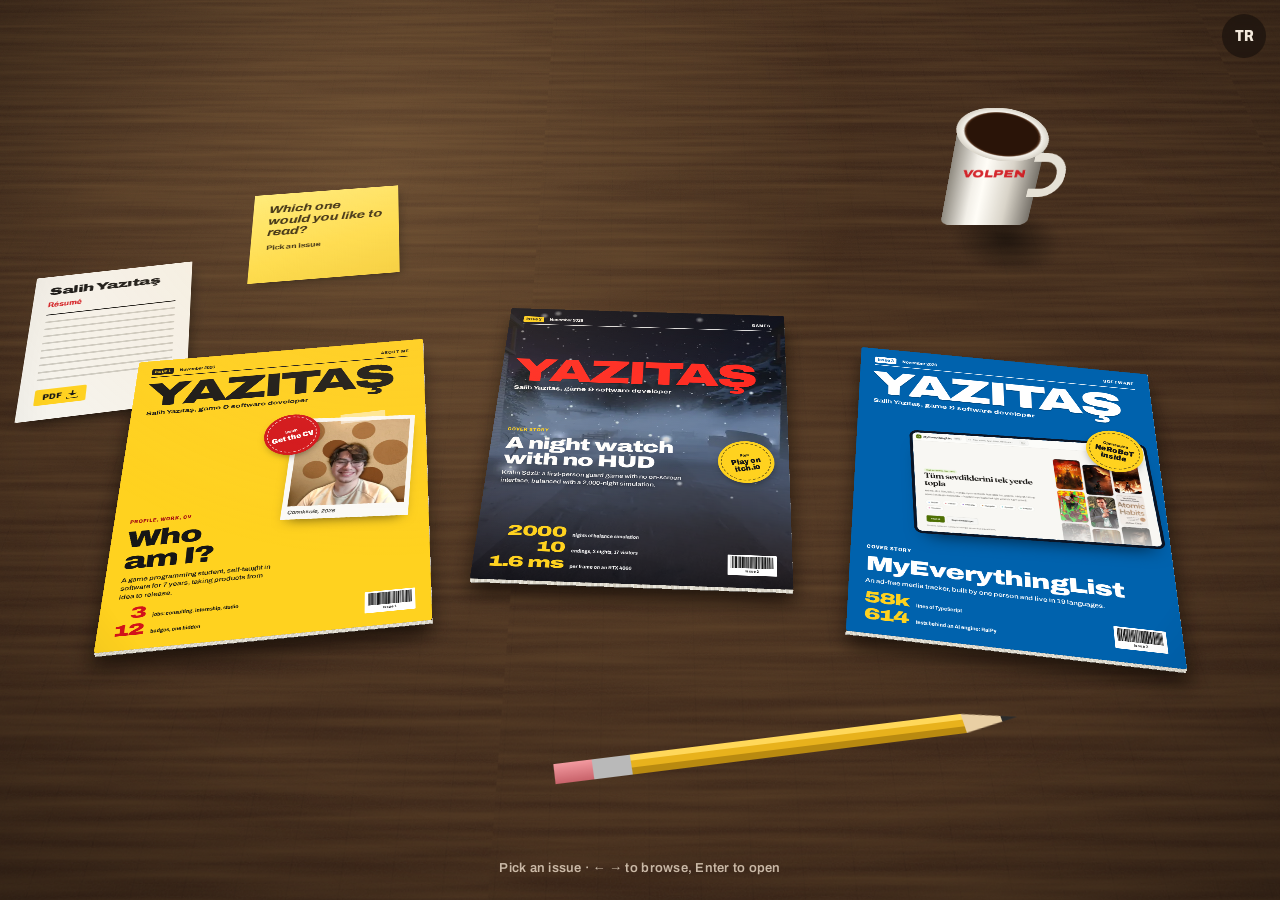
<file: en/index.html>
<!doctype html>
<html lang="en" data-theme="light" class="is-desk">
<head>
<meta charset="utf-8">
<meta name="viewport" content="width=device-width, initial-scale=1, viewport-fit=cover">
<title>Salih Yazıtaş · Game &amp; Software Developer</title>
<meta name="description" content="Salih Yazıtaş: game and software developer. Unity games (Kralın Sözü, Under the Counter), MyEverythingList live in 19 languages, open-source NeRoBoT and RaiPy. Founder of Volpen.">
<meta name="author" content="Salih Yazıtaş">
<link rel="canonical" href="https://salihyzts.github.io/en/">
<link rel="alternate" hreflang="tr" href="https://salihyzts.github.io/">
<link rel="alternate" hreflang="en" href="https://salihyzts.github.io/en/">
<link rel="alternate" hreflang="x-default" href="https://salihyzts.github.io/">
<meta name="color-scheme" content="light dark">
<meta name="theme-color" content="#d9d8d2" media="(prefers-color-scheme: light)">
<meta name="theme-color" content="#0e0f11" media="(prefers-color-scheme: dark)">
<meta property="og:type" content="profile">
<meta property="og:site_name" content="Salih Yazıtaş">
<meta property="og:title" content="Salih Yazıtaş · Game &amp; Software Developer">
<meta property="og:description" content="Salih Yazıtaş: game and software developer. Unity games (Kralın Sözü, Under the Counter), MyEverythingList live in 19 languages, open-source NeRoBoT and RaiPy. Founder of Volpen.">
<meta property="og:url" content="https://salihyzts.github.io/en/">
<meta property="og:locale" content="en_US">
<meta property="og:locale:alternate" content="tr_TR">
<meta property="og:image" content="https://salihyzts.github.io/assets/og/og-en.jpg">
<meta property="og:image:width" content="1200">
<meta property="og:image:height" content="630">
<meta property="og:image:alt" content="Three issues of YAZITAŞ magazine on a wooden desk: About me, Games and Software">
<meta property="profile:first_name" content="Salih">
<meta property="profile:last_name" content="Yazıtaş">
<meta name="twitter:card" content="summary_large_image">
<link rel="icon" href="/assets/favicon.svg" type="image/svg+xml">
<link rel="apple-touch-icon" href="/assets/apple-touch-icon.png">
<link rel="preload" href="/assets/fonts/archivo-normal-latin.woff2" as="font" type="font/woff2" crossorigin>
<link rel="stylesheet" href="/assets/css/fonts.css">
<link rel="stylesheet" href="/assets/css/site.css">
<script>
  // Boyamadan önce temayı ve görünümü uygula (okuyucu ve masa aynı eşiği kullanır)
  (function () {
    var d = document.documentElement, t = null;
    try { t = localStorage.getItem("theme"); } catch (e) {}
    if (t !== "light" && t !== "dark") t = matchMedia("(prefers-color-scheme: dark)").matches ? "dark" : "light";
    d.dataset.theme = t;
    d.classList.add("reader", innerWidth < 720 || innerHeight < 512 ? "app" : "print");
  })();
</script>
<link rel="stylesheet" href="/assets/css/desk.css">
<script type="speculationrules">{"prerender":[{"source":"document","where":{"selector_matches":".mag"},"eagerness":"moderate"}]}</script>
<script type="application/ld+json">{"@context":"https://schema.org","@type":"Person","name":"Salih Yazıtaş","url":"https://salihyzts.github.io/en/","image":"https://salihyzts.github.io/assets/img/salih.webp","jobTitle":"Game & software developer","email":"mailto:yazitassalih0@gmail.com","address":{"@type":"PostalAddress","addressLocality":"Çanakkale","addressCountry":"TR"},"alumniOf":{"@type":"CollegeOrUniversity","name":"Çanakkale Onsekiz Mart Üniversitesi"},"founder":{"@type":"Organization","name":"Volpen","url":"https://salihyzts.github.io/VolpenWeb/"},"sameAs":["https://github.com/SalihYzts","https://www.linkedin.com/in/salih-yaz%C4%B1ta%C5%9F/","https://salihyzts.itch.io"],"knowsAbout":["Unity","C#","TypeScript","React","Python","FastAPI","Supabase","Electron","Tauri","Go"]}</script>
</head>
<body class="desk-body">
<main class="scene" id="scene">
  <h1 class="sr">Salih Yazıtaş: three issues on the desk, pick one</h1>
  <div class="viewport" id="viewport">
    <div class="camera" id="camera">
      <div class="desk">
        <div class="thing mug" data-prop="mug" aria-hidden="true"><div class="mug-floor"></div><div class="mug-body"></div><div class="mug-top"></div></div>
        <div class="thing pencil" data-prop="pencil" aria-hidden="true"></div>
        <div class="thing note" data-prop="note" aria-hidden="true">Which one would you like to read?<small>Pick an issue</small></div>
        <a class="thing cv-sheet" data-prop="cv" href="/cv/Salih_Yazitas_CV_EN.pdf" download aria-label="Download CV, English PDF">
          <span class="cv-sheet-h">Salih Yazıtaş</span><span class="cv-sheet-k">Résumé</span>
          <span class="cv-sheet-lines" aria-hidden="true"></span><span class="cv-sheet-tag">PDF <svg class="px" viewBox="0 0 12 12" aria-hidden="true" focusable="false"><path d="M5 0h2v1h-2zM5 1h2v1h-2zM5 2h2v1h-2zM5 3h2v1h-2zM2 4h8v1h-8zM3 5h6v1h-6zM4 6h4v1h-4zM5 7h2v1h-2zM0 9h1v1h-1zM11 9h1v1h-1zM0 10h1v1h-1zM11 10h1v1h-1zM0 11h12v1h-12z"/></svg></span>
        </a>
        <ul class="mags" aria-label="Issues">
        <li class="slot" data-i="0" style="--x:-330px;--y:20px;--r:-7deg">
          <div class="thing shade"></div>
          <a class="thing mag" href="/en/about/" data-issue="ben">
            <span class="edge edge--r" aria-hidden="true"></span><span class="edge edge--b" aria-hidden="true"></span>
            <span class="sr">Issue 1, About me: Profile, work, school and community, skills and CV.</span>
            <div class="page page--cover cover--ben" aria-hidden="true"><div class="page-inner">
      <span class="cover-photo"><img src="/assets/img/salih.webp" width="480" height="480" alt="" fetchpriority="high"><span class="cover-tape" aria-hidden="true"></span><span class="cover-photo-cap" aria-hidden="true">Çanakkale, 2026</span></span>
      <div class="cover-inner">
        <p class="cover-issue"><span>Issue 1</span><span>November 2026</span><span class="cover-issue-name">About me</span></p>
        <p class="masthead"><span class="masthead-word" lang="tr" translate="no" aria-hidden="true">YAZITAŞ</span><span class="cover-name"><span lang="tr">Salih Yazıtaş</span>, game & software developer<span class="sr"> · Issue 1: About me</span></span></p>
        <span class="cover-story"><span class="cover-kicker">Profile, work, CV</span><span class="cover-title">Who am I?</span><span class="cover-deck">A game programming student, self-taught in software for 7 years, taking products from idea to release.</span></span>
        <ul class="cover-lines">
          <li><span class="cover-line"><span class="cl-big">3</span><span class="cl-text">jobs: consulting, internship, studio</span></span></li>
          <li><span class="cover-line"><span class="cl-big">12</span><span class="cl-text">badges, one hidden</span></span></li>
        </ul>
        <span class="sticker"><span class="sticker-top">Inside</span><span class="sticker-main">Get the CV</span></span>
        <div class="barcode" aria-hidden="true"><svg class="barcode-bars" viewBox="0 0 111 40" preserveAspectRatio="none" aria-hidden="true"><rect x="0" y="0" width="2" height="40"/><rect x="4" y="0" width="2" height="40"/><rect x="7" y="0" width="3" height="40"/><rect x="11" y="0" width="3" height="40"/><rect x="15" y="0" width="1" height="40"/><rect x="17" y="0" width="2" height="40"/><rect x="20" y="0" width="1" height="40"/><rect x="22" y="0" width="3" height="40"/><rect x="26" y="0" width="2" height="40"/><rect x="29" y="0" width="2" height="40"/><rect x="32" y="0" width="2" height="40"/><rect x="35" y="0" width="1" height="40"/><rect x="37" y="0" width="1" height="40"/><rect x="39" y="0" width="3" height="40"/><rect x="43" y="0" width="2" height="40"/><rect x="46" y="0" width="2" height="40"/><rect x="49" y="0" width="1" height="40"/><rect x="51" y="0" width="2" height="40"/><rect x="54" y="0" width="3" height="40"/><rect x="58" y="0" width="1" height="40"/><rect x="60" y="0" width="2" height="40"/><rect x="63" y="0" width="2" height="40"/><rect x="66" y="0" width="2" height="40"/><rect x="69" y="0" width="1" height="40"/><rect x="71" y="0" width="2" height="40"/><rect x="74" y="0" width="1" height="40"/><rect x="76" y="0" width="3" height="40"/><rect x="80" y="0" width="1" height="40"/><rect x="82" y="0" width="2" height="40"/><rect x="85" y="0" width="1" height="40"/><rect x="87" y="0" width="3" height="40"/><rect x="91" y="0" width="1" height="40"/><rect x="93" y="0" width="2" height="40"/><rect x="96" y="0" width="3" height="40"/><rect x="100" y="0" width="1" height="40"/><rect x="102" y="0" width="3" height="40"/><rect x="106" y="0" width="1" height="40"/><rect x="108" y="0" width="2" height="40"/></svg><span>Issue 1</span></div>
      </div></div></div>
          </a>
        </li>
        <li class="slot" data-i="1" style="--x:0px;--y:-28px;--r:2.5deg">
          <div class="thing shade"></div>
          <a class="thing mag" href="/en/games/" data-issue="oyun">
            <span class="edge edge--r" aria-hidden="true"></span><span class="edge edge--b" aria-hidden="true"></span>
            <span class="sr">Issue 2, Games: Kralın Sözü, team games, jams and the club.</span>
            <div class="page page--cover cover--oyun" aria-hidden="true"><div class="page-inner">
      <img class="cover-art" src="/assets/img/kralin-sozu-gate_view.webp" width="1200" height="675" alt="" fetchpriority="high">
      <div class="cover-inner">
        <p class="cover-issue"><span>Issue 2</span><span>November 2026</span><span class="cover-issue-name">Games</span></p>
        <p class="masthead"><span class="masthead-word" lang="tr" translate="no" aria-hidden="true">YAZITAŞ</span><span class="cover-name"><span lang="tr">Salih Yazıtaş</span>, game & software developer<span class="sr"> · Issue 2: Games</span></span></p>
        <span class="cover-story"><span class="cover-kicker">Cover story</span><span class="cover-title">A night watch with no HUD</span><span class="cover-deck">Kralın Sözü: a first-person guard game with no on-screen interface, balanced with a 2,000-night simulation.</span></span>
        <ul class="cover-lines">
          <li><span class="cover-line"><span class="cl-big">2000</span><span class="cl-text">nights of balance simulation</span></span></li>
          <li><span class="cover-line"><span class="cl-big">10</span><span class="cl-text">endings, 3 nights, 17 visitors</span></span></li>
          <li><span class="cover-line"><span class="cl-big">1.6 ms</span><span class="cl-text">per frame on an RTX 4060</span></span></li>
        </ul>
        <span class="sticker"><span class="sticker-top">Free</span><span class="sticker-main">Play on itch.io</span></span>
        <div class="barcode" aria-hidden="true"><svg class="barcode-bars" viewBox="0 0 109 40" preserveAspectRatio="none" aria-hidden="true"><rect x="0" y="0" width="1" height="40"/><rect x="3" y="0" width="2" height="40"/><rect x="6" y="0" width="1" height="40"/><rect x="8" y="0" width="1" height="40"/><rect x="10" y="0" width="3" height="40"/><rect x="14" y="0" width="3" height="40"/><rect x="18" y="0" width="1" height="40"/><rect x="20" y="0" width="1" height="40"/><rect x="22" y="0" width="1" height="40"/><rect x="24" y="0" width="3" height="40"/><rect x="28" y="0" width="3" height="40"/><rect x="32" y="0" width="2" height="40"/><rect x="35" y="0" width="2" height="40"/><rect x="38" y="0" width="1" height="40"/><rect x="40" y="0" width="3" height="40"/><rect x="44" y="0" width="2" height="40"/><rect x="47" y="0" width="1" height="40"/><rect x="49" y="0" width="2" height="40"/><rect x="52" y="0" width="2" height="40"/><rect x="55" y="0" width="2" height="40"/><rect x="58" y="0" width="2" height="40"/><rect x="61" y="0" width="2" height="40"/><rect x="64" y="0" width="3" height="40"/><rect x="68" y="0" width="1" height="40"/><rect x="70" y="0" width="3" height="40"/><rect x="74" y="0" width="1" height="40"/><rect x="76" y="0" width="2" height="40"/><rect x="79" y="0" width="3" height="40"/><rect x="83" y="0" width="1" height="40"/><rect x="85" y="0" width="1" height="40"/><rect x="87" y="0" width="3" height="40"/><rect x="91" y="0" width="1" height="40"/><rect x="93" y="0" width="2" height="40"/><rect x="96" y="0" width="1" height="40"/><rect x="98" y="0" width="3" height="40"/><rect x="102" y="0" width="1" height="40"/><rect x="104" y="0" width="1" height="40"/><rect x="106" y="0" width="2" height="40"/></svg><span>Issue 2</span></div>
      </div></div></div>
          </a>
        </li>
        <li class="slot" data-i="2" style="--x:330px;--y:28px;--r:8deg">
          <div class="thing shade"></div>
          <a class="thing mag" href="/en/software/" data-issue="yazilim">
            <span class="edge edge--r" aria-hidden="true"></span><span class="edge edge--b" aria-hidden="true"></span>
            <span class="sr">Issue 3, Software: MyEverythingList, the Parsel internship, open-source tools and cafe work.</span>
            <div class="page page--cover cover--yazilim" aria-hidden="true"><div class="page-inner">
      <span class="cover-screen"><img src="/assets/img/myeverythinglist.webp" width="2000" height="1125" alt="" fetchpriority="high"></span>
      <div class="cover-inner">
        <p class="cover-issue"><span>Issue 3</span><span>November 2026</span><span class="cover-issue-name">Software</span></p>
        <p class="masthead"><span class="masthead-word" lang="tr" translate="no" aria-hidden="true">YAZITAŞ</span><span class="cover-name"><span lang="tr">Salih Yazıtaş</span>, game & software developer<span class="sr"> · Issue 3: Software</span></span></p>
        <span class="cover-story"><span class="cover-kicker">Cover story</span><span class="cover-title" translate="no" lang="en">MyEverythingList</span><span class="cover-deck">An ad-free media tracker, built by one person and live in 19 languages.</span></span>
        <ul class="cover-lines">
          <li><span class="cover-line"><span class="cl-big">58k</span><span class="cl-text">lines of TypeScript</span></span></li>
          <li><span class="cover-line"><span class="cl-big">614</span><span class="cl-text">tests behind an AI engine: RaiPy</span></span></li>
        </ul>
        <span class="sticker"><span class="sticker-top">Open source</span><span class="sticker-main">NeRoBoT inside</span></span>
        <div class="barcode" aria-hidden="true"><svg class="barcode-bars" viewBox="0 0 111 40" preserveAspectRatio="none" aria-hidden="true"><rect x="0" y="0" width="2" height="40"/><rect x="3" y="0" width="3" height="40"/><rect x="7" y="0" width="1" height="40"/><rect x="9" y="0" width="3" height="40"/><rect x="14" y="0" width="2" height="40"/><rect x="17" y="0" width="3" height="40"/><rect x="21" y="0" width="2" height="40"/><rect x="24" y="0" width="2" height="40"/><rect x="27" y="0" width="1" height="40"/><rect x="29" y="0" width="2" height="40"/><rect x="32" y="0" width="1" height="40"/><rect x="34" y="0" width="2" height="40"/><rect x="37" y="0" width="2" height="40"/><rect x="40" y="0" width="2" height="40"/><rect x="43" y="0" width="1" height="40"/><rect x="45" y="0" width="2" height="40"/><rect x="48" y="0" width="1" height="40"/><rect x="50" y="0" width="1" height="40"/><rect x="52" y="0" width="1" height="40"/><rect x="54" y="0" width="1" height="40"/><rect x="56" y="0" width="1" height="40"/><rect x="58" y="0" width="3" height="40"/><rect x="62" y="0" width="3" height="40"/><rect x="66" y="0" width="2" height="40"/><rect x="69" y="0" width="3" height="40"/><rect x="73" y="0" width="3" height="40"/><rect x="77" y="0" width="2" height="40"/><rect x="80" y="0" width="3" height="40"/><rect x="84" y="0" width="1" height="40"/><rect x="86" y="0" width="1" height="40"/><rect x="88" y="0" width="3" height="40"/><rect x="92" y="0" width="1" height="40"/><rect x="94" y="0" width="2" height="40"/><rect x="97" y="0" width="2" height="40"/><rect x="100" y="0" width="2" height="40"/><rect x="103" y="0" width="2" height="40"/><rect x="106" y="0" width="2" height="40"/><rect x="109" y="0" width="1" height="40"/></svg><span>Issue 3</span></div>
      </div></div></div>
          </a>
        </li>
        </ul>
      </div>
    </div>
  </div>
  <div class="light" aria-hidden="true"></div>
  <div class="dim" id="dim" aria-hidden="true"></div>
  <p class="hint" aria-hidden="true"><span class="only-hover">Pick an issue · ← → to browse, Enter to open</span><span class="only-touch">Tap the issue you want to read</span></p>
  <a class="desk-lang" href="/" hreflang="tr" lang="tr" aria-label="Türkçe">TR</a>
</main>
<script id="desk-data" type="application/json">{"legacy":{"kunye":"/en/about/","is":"/en/about/","is-2":"/en/about/","yolculuk":"/en/about/","rozetler":"/en/about/","rehber":"/en/about/","mektup":"/en/about/","kralin-sozu":"/en/games/","oyun":"/en/games/","kralin-sozu-2":"/en/games/","kralin-sozu-oyun":"/en/games/","kralin-sozu-yapim":"/en/games/","under-the-counter":"/en/games/","last-dawn":"/en/games/","pati-rotasi":"/en/games/","lets-cook-a-mask-ve-the-rolling-pizz":"/en/games/","lets-cook-a-mask":"/en/games/","the-rolling-pizz":"/en/games/","oyun-kisa":"/en/games/","colorland":"/en/games/","uckkenici":"/en/games/","agaclastirilmis-elma":"/en/games/","ecobuddy":"/en/games/","topluluk":"/en/games/","myeverythinglist":"/en/software/","yazilim":"/en/software/","myeverythinglist-2":"/en/software/","myeverythinglist-yapim":"/en/software/","nerobot":"/en/software/","raipy":"/en/software/","heren-agent":"/en/software/","parsel":"/en/software/","parsel-dosya":"/en/software/","kafe-finans-ve-truva-arabirimi":"/en/software/","kafe-finans":"/en/software/","truva-arabirimi":"/en/software/","yazilim-kisa":"/en/software/","oyun-vitrini":"/en/software/","gorevler":"/en/software/","volpen-site":"/en/software/","gdd-creator":"/en/software/","turkos":"/en/software/","ytchatinstaller":"/en/software/","icindekiler":"/en/about/","editor":"/en/about/"}}</script>
<script src="/assets/js/desk.js"></script>
</body>
</html>
</file>
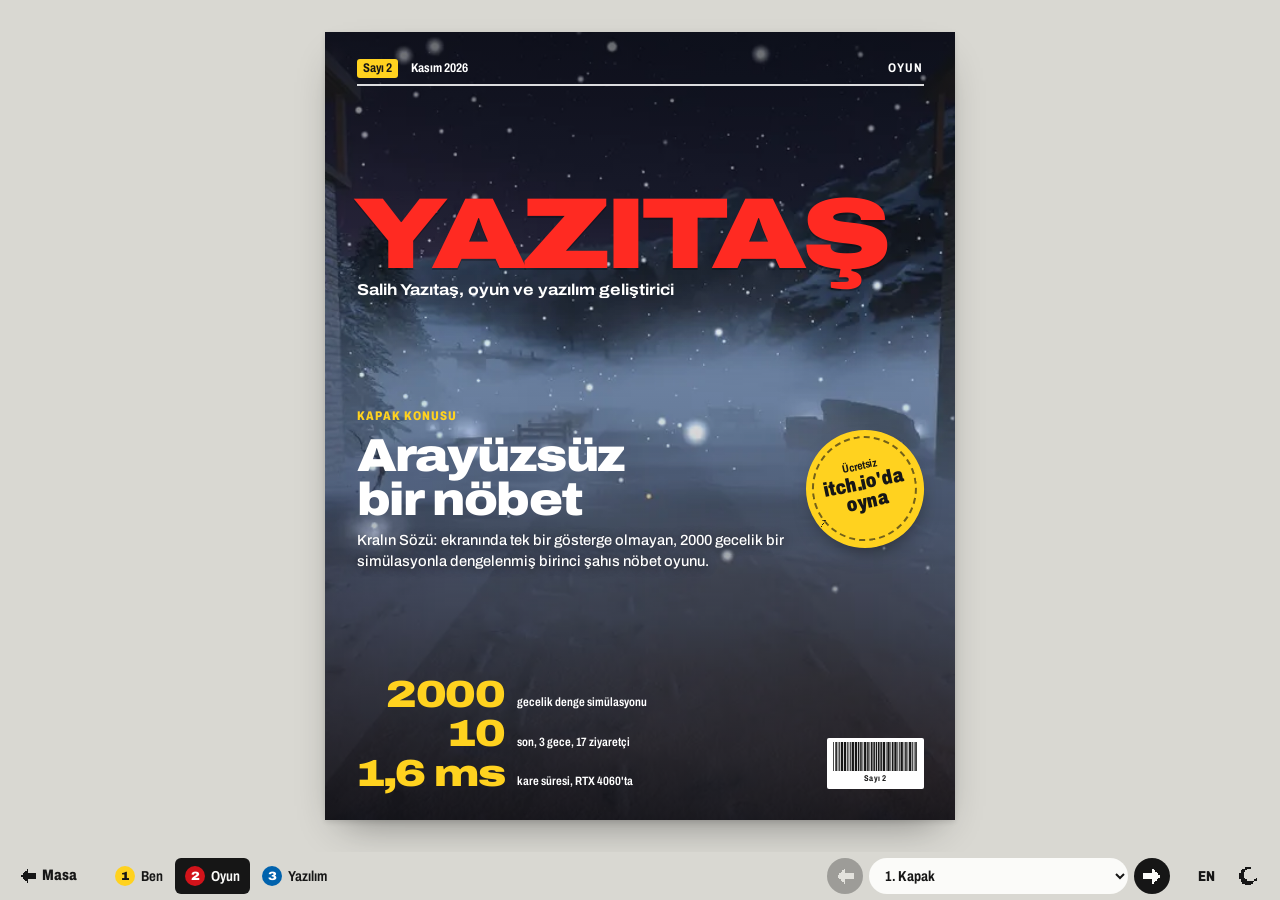
<file: oyun/index.html>
<!doctype html>
<html lang="tr" data-theme="light" data-issue="oyun">
<head>
<meta charset="utf-8">
<meta name="viewport" content="width=device-width, initial-scale=1, viewport-fit=cover">
<title>Salih Yazıtaş · Oyun: Kralın Sözü ve diğer oyunlar</title>
<meta name="description" content="Salih Yazıtaş'ın oyunları: arayüzsüz nöbet oyunu Kralın Sözü, baş programcısı olduğu Under the Counter, LAST DAWN, Pati Rotası, jam oyunları ve Volpen'in oyunları.">
<meta name="author" content="Salih Yazıtaş">
<link rel="canonical" href="https://salihyzts.github.io/oyun/">
<link rel="alternate" hreflang="tr" href="https://salihyzts.github.io/oyun/">
<link rel="alternate" hreflang="en" href="https://salihyzts.github.io/en/games/">
<link rel="alternate" hreflang="x-default" href="https://salihyzts.github.io/oyun/">
<meta name="color-scheme" content="light dark">
<meta name="theme-color" content="#d9d8d2" media="(prefers-color-scheme: light)">
<meta name="theme-color" content="#0e0f11" media="(prefers-color-scheme: dark)">
<meta property="og:type" content="profile">
<meta property="og:site_name" content="Salih Yazıtaş">
<meta property="og:title" content="Salih Yazıtaş · Oyun: Kralın Sözü ve diğer oyunlar">
<meta property="og:description" content="Salih Yazıtaş'ın oyunları: arayüzsüz nöbet oyunu Kralın Sözü, baş programcısı olduğu Under the Counter, LAST DAWN, Pati Rotası, jam oyunları ve Volpen'in oyunları.">
<meta property="og:url" content="https://salihyzts.github.io/oyun/">
<meta property="og:locale" content="tr_TR">
<meta property="og:locale:alternate" content="en_US">
<meta property="og:image" content="https://salihyzts.github.io/assets/og/og-oyun-tr.jpg">
<meta property="og:image:width" content="1200">
<meta property="og:image:height" content="630">
<meta property="og:image:alt" content="YAZITAŞ dergisinin Sayı 2: Oyun">
<meta property="profile:first_name" content="Salih">
<meta property="profile:last_name" content="Yazıtaş">
<meta name="twitter:card" content="summary_large_image">
<link rel="icon" href="/assets/favicon.svg" type="image/svg+xml">
<link rel="apple-touch-icon" href="/assets/apple-touch-icon.png">
<link rel="preload" href="/assets/fonts/archivo-normal-latin.woff2" as="font" type="font/woff2" crossorigin>
<link rel="stylesheet" href="/assets/css/fonts.css">
<link rel="stylesheet" href="/assets/css/site.css">
<script>
  // Boyamadan önce temayı ve görünümü uygula (okuyucu ve masa aynı eşiği kullanır)
  (function () {
    var d = document.documentElement, t = null;
    try { t = localStorage.getItem("theme"); } catch (e) {}
    if (t !== "light" && t !== "dark") t = matchMedia("(prefers-color-scheme: dark)").matches ? "dark" : "light";
    d.dataset.theme = t;
    d.classList.add("reader", innerWidth < 720 || innerHeight < 512 ? "app" : "print");
  })();
</script>
<link rel="preload" href="/assets/img/kralin-sozu-gate_view.webp" as="image" type="image/webp">
</head>
<body>
<a class="skip" href="#icindekiler">İçeriğe geç</a>

<header class="topbar">
  <a class="desk-link" href="/" data-desk aria-label="Masaya dön: üç sayının durduğu giriş"><svg class="px" viewBox="0 0 12 12" aria-hidden="true" focusable="false"><path d="M5 1h1v1h-1zM4 2h2v1h-2zM3 3h3v1h-3zM2 4h10v1h-10zM1 5h11v1h-11zM1 6h11v1h-11zM2 7h10v1h-10zM3 8h3v1h-3zM4 9h2v1h-2zM5 10h1v1h-1z"/></svg><span>Masa</span></a>
  <nav class="topnav issues-nav" aria-label="Sayılar">
    <ul><li><a href="/ben/"><span class="in-n" aria-hidden="true">1</span><span class="in-name">Ben</span></a></li><li><a href="/oyun/" aria-current="page"><span class="in-n" aria-hidden="true">2</span><span class="in-name">Oyun</span></a></li><li><a href="/yazilim/"><span class="in-n" aria-hidden="true">3</span><span class="in-name">Yazılım</span></a></li></ul>
  </nav>
  <nav class="pager" aria-label="Dergi sayfaları">
    <button type="button" class="pager-btn" data-prev aria-label="Önceki sayfa" aria-keyshortcuts="ArrowLeft"><svg class="px" viewBox="0 0 12 12" aria-hidden="true" focusable="false"><path d="M5 1h1v1h-1zM4 2h2v1h-2zM3 3h3v1h-3zM2 4h10v1h-10zM1 5h11v1h-11zM1 6h11v1h-11zM2 7h10v1h-10zM3 8h3v1h-3zM4 9h2v1h-2zM5 10h1v1h-1z"/></svg></button>
    <label class="pager-jump"><span class="sr">Sayfaya git</span>
      <select data-jump><option value="1">1. Kapak</option><option value="2">2. İçindekiler</option><option value="3">3. Oyun masasından</option><option value="4">4. Kralın Sözü</option><option value="5">5. Kralın Sözü (2)</option><option value="6">6. Kralın Sözü: Nasıl oynanır</option><option value="7">7. Kralın Sözü: Yapım notları</option><option value="8">8. Under the Counter</option><option value="9">9. LAST DAWN</option><option value="10">10. Pati Rotası</option><option value="11">11. Let's Cook a Mask, The Rolling Pizz</option><option value="12">12. Kısa kısa: jam ve ekip oyunları</option><option value="13">13. Topluluk: kulüp ve jamler</option><option value="14">14. Arka kapak</option></select>
    </label>
    <button type="button" class="pager-btn" data-next aria-label="Sonraki sayfa" aria-keyshortcuts="ArrowRight"><svg class="px" viewBox="0 0 12 12" aria-hidden="true" focusable="false"><path d="M6 1h1v1h-1zM6 2h2v1h-2zM6 3h3v1h-3zM0 4h10v1h-10zM0 5h11v1h-11zM0 6h11v1h-11zM0 7h10v1h-10zM6 8h3v1h-3zM6 9h2v1h-2zM6 10h1v1h-1z"/></svg></button>
    <p class="sr" aria-live="polite" data-status></p>
  </nav>
  <div class="tools">
    <a class="tool" href="/en/games/" hreflang="en" lang="en" aria-label="English">EN</a>
    <button type="button" class="tool" data-theme-toggle aria-label="Gündüz ya da gece baskısı"><svg class="px only-dark" viewBox="0 0 12 12" aria-hidden="true" focusable="false"><path d="M5 0h2v1h-2zM1 1h1v1h-1zM5 1h2v1h-2zM10 1h1v1h-1zM2 2h1v1h-1zM9 2h1v1h-1zM4 3h4v1h-4zM3 4h6v1h-6zM0 5h2v1h-2zM3 5h6v1h-6zM10 5h2v1h-2zM0 6h2v1h-2zM3 6h6v1h-6zM10 6h2v1h-2zM3 7h6v1h-6zM4 8h4v1h-4zM2 9h1v1h-1zM9 9h1v1h-1zM1 10h1v1h-1zM5 10h2v1h-2zM10 10h1v1h-1zM5 11h2v1h-2z"/></svg><svg class="px only-light" viewBox="0 0 12 12" aria-hidden="true" focusable="false"><path d="M4 0h4v1h-4zM2 1h3v1h-3zM1 2h3v1h-3zM1 3h2v1h-2zM0 4h3v1h-3zM0 5h3v1h-3zM0 6h3v1h-3zM0 7h4v1h-4zM11 7h1v1h-1zM1 8h4v1h-4zM10 8h2v1h-2zM1 9h9v1h-9zM2 10h7v1h-7zM4 11h4v1h-4z"/></svg></button>
  </div>
</header>

<main id="main" class="book" aria-label="Dergi sayfaları" data-total="14"><div class="world">
  <section class="page page--cover cover--oyun page--right" id="kapak" data-page="1" role="group" aria-roledescription="sayfa" aria-label="Kapak, 1 / 14">
    <div class="page-inner">
      <img class="cover-art" src="/assets/img/kralin-sozu-gate_view.webp" width="1200" height="675" alt="Kralın Sözü: karlı bir gecede iki nöbet kulesi arasındaki kapı" fetchpriority="high">
      <div class="cover-inner">
        <p class="cover-issue"><span>Sayı 2</span><span>Kasım 2026</span><span class="cover-issue-name">Oyun</span></p>
        <h1 class="masthead"><span class="masthead-word" lang="tr" translate="no" aria-hidden="true">YAZITAŞ</span><span class="cover-name"><span lang="tr">Salih Yazıtaş</span>, oyun ve yazılım geliştirici<span class="sr"> · Sayı 2: Oyun</span></span></h1>
        <a class="cover-story" href="#kralin-sozu"><span class="cover-kicker">Kapak konusu</span><span class="cover-title">Arayüzsüz bir nöbet</span><span class="cover-deck">Kralın Sözü: ekranında tek bir gösterge olmayan, 2000 gecelik bir simülasyonla dengelenmiş birinci şahıs nöbet oyunu.</span></a>
        <ul class="cover-lines">
          <li><a class="cover-line" href="#kralin-sozu-yapim"><span class="cl-big">2000</span><span class="cl-text">gecelik denge simülasyonu</span></a></li>
          <li><a class="cover-line" href="#kralin-sozu-oyun"><span class="cl-big">10</span><span class="cl-text">son, 3 gece, 17 ziyaretçi</span></a></li>
          <li><a class="cover-line" href="#kralin-sozu-yapim"><span class="cl-big">1,6 ms</span><span class="cl-text">kare süresi, RTX 4060'ta</span></a></li>
        </ul>
        <a class="sticker" href="https://salihyzts.itch.io/kralin-sozu" target="_blank" rel="noopener"><span class="sticker-top">Ücretsiz</span><span class="sticker-main">itch.io'da oyna</span><svg class="px px--ext" viewBox="0 0 12 12" aria-hidden="true" focusable="false"><path d="M6 0h6v1h-6zM10 1h2v1h-2zM9 2h1v1h-1zM11 2h1v1h-1zM8 3h1v1h-1zM11 3h1v1h-1zM7 4h1v1h-1zM11 4h1v1h-1zM6 5h1v1h-1zM5 6h1v1h-1zM4 7h1v1h-1z"/></svg><span class="sr">(yeni sekmede açılır)</span></a>
        <div class="barcode" aria-hidden="true"><svg class="barcode-bars" viewBox="0 0 109 40" preserveAspectRatio="none" aria-hidden="true"><rect x="0" y="0" width="1" height="40"/><rect x="3" y="0" width="2" height="40"/><rect x="6" y="0" width="1" height="40"/><rect x="8" y="0" width="1" height="40"/><rect x="10" y="0" width="3" height="40"/><rect x="14" y="0" width="3" height="40"/><rect x="18" y="0" width="1" height="40"/><rect x="20" y="0" width="1" height="40"/><rect x="22" y="0" width="1" height="40"/><rect x="24" y="0" width="3" height="40"/><rect x="28" y="0" width="3" height="40"/><rect x="32" y="0" width="2" height="40"/><rect x="35" y="0" width="2" height="40"/><rect x="38" y="0" width="1" height="40"/><rect x="40" y="0" width="3" height="40"/><rect x="44" y="0" width="2" height="40"/><rect x="47" y="0" width="1" height="40"/><rect x="49" y="0" width="2" height="40"/><rect x="52" y="0" width="2" height="40"/><rect x="55" y="0" width="2" height="40"/><rect x="58" y="0" width="2" height="40"/><rect x="61" y="0" width="2" height="40"/><rect x="64" y="0" width="3" height="40"/><rect x="68" y="0" width="1" height="40"/><rect x="70" y="0" width="3" height="40"/><rect x="74" y="0" width="1" height="40"/><rect x="76" y="0" width="2" height="40"/><rect x="79" y="0" width="3" height="40"/><rect x="83" y="0" width="1" height="40"/><rect x="85" y="0" width="1" height="40"/><rect x="87" y="0" width="3" height="40"/><rect x="91" y="0" width="1" height="40"/><rect x="93" y="0" width="2" height="40"/><rect x="96" y="0" width="1" height="40"/><rect x="98" y="0" width="3" height="40"/><rect x="102" y="0" width="1" height="40"/><rect x="104" y="0" width="1" height="40"/><rect x="106" y="0" width="2" height="40"/></svg><span>Sayı 2</span></div>
      </div></div>
  </section>
  <section class="page page--contents sec--ink page--left" id="icindekiler" data-page="2" role="group" aria-roledescription="sayfa" aria-label="İçindekiler, 2 / 14">
    <div class="page-inner">
      <h2 class="toc-title">İçindekiler</h2>
      <ol class="toc-rows">
          <li><a href="#editor"><span class="toc-pg">3</span><span class="toc-t"><span class="toc-name">Oyun masasından</span></span></a></li>
          <li class="toc-cover-row"><a href="#kralin-sozu"><span class="toc-pg">4</span><span class="toc-t"><span class="toc-k">Kapak konusu</span><span class="toc-name"><span translate="no" lang="tr">Kralın Sözü</span></span><span class="toc-sub">Tek kişilik oyun</span></span></a></li>
          <li><a href="#kralin-sozu-oyun"><span class="toc-pg">6</span><span class="toc-t"><span class="toc-name">Nasıl oynanır</span><span class="toc-sub"><span translate="no">Kralın Sözü</span></span></span></a></li>
          <li><a href="#kralin-sozu-yapim"><span class="toc-pg">7</span><span class="toc-t"><span class="toc-name">Yapım notları</span><span class="toc-sub"><span translate="no">Kralın Sözü</span></span></span></a></li>
          <li><a href="#under-the-counter"><span class="toc-pg">8</span><span class="toc-t"><span class="toc-name"><span translate="no" lang="en">Under the Counter</span></span><span class="toc-sub">Ekip oyunu, baş programcı</span></span></a></li>
          <li><a href="#last-dawn"><span class="toc-pg">9</span><span class="toc-t"><span class="toc-name"><span translate="no" lang="en">LAST DAWN</span></span><span class="toc-sub">Volpen ekip oyunu, yazılım ve pazarlama</span></span></a></li>
          <li><a href="#pati-rotasi"><span class="toc-pg">10</span><span class="toc-t"><span class="toc-name"><span translate="no" lang="tr">Pati Rotası</span></span><span class="toc-sub">Mobil oyun</span></span></a></li>
          <li><a href="#lets-cook-a-mask-ve-the-rolling-pizz"><span class="toc-pg">11</span><span class="toc-t"><span class="toc-name"><span translate="no">Let's Cook a Mask</span> ve <span translate="no">The Rolling Pizz</span></span><span class="toc-sub">Global Game Jam 2026, ekip oyunu</span></span></a></li>
          <li><a href="#oyun-kisa"><span class="toc-pg">12</span><span class="toc-t"><span class="toc-name">Kısa kısa: jam ve ekip oyunları</span><span class="toc-sub" translate="no">ColorLand, ÜçKKeNİci, Ağaçlaştırılmış Elma, EcoBuddy</span></span></a></li>
          <li><a href="#topluluk"><span class="toc-pg">13</span><span class="toc-t"><span class="toc-name">Topluluk: kulüp ve jamler</span><span class="toc-sub">Oyun Tasarımı Kulübü ve jamler</span></span></a></li>
      </ol>
      <section class="toc-shelf" aria-labelledby="toc-shelf-h">
        <h3 class="toc-shelf-h" id="toc-shelf-h">Masadaki diğer sayılar</h3>
        <ul class="shelf">
        <li><a class="shelf-card shelf--ben" href="/ben/"><span class="shelf-n">Sayı 1</span><span class="shelf-name">Ben</span><span class="shelf-deck">Profil, deneyim, okul ve topluluk, beceriler ve CV.</span></a></li>
        <li><a class="shelf-card shelf--yazilim" href="/yazilim/"><span class="shelf-n">Sayı 3</span><span class="shelf-name">Yazılım</span><span class="shelf-deck">MyEverythingList, staj projesi Parsel, açık kaynak araçlar ve kafe işleri.</span></a></li>
      </ul>
      </section></div>
    <footer class="page-foot" aria-hidden="true"><span class="page-run"><span translate="no">YAZITAŞ</span> · Sayı 2 · Oyun</span><span class="page-no">2</span></footer>
  </section>
  <section class="page page--editor sec--game page--right" id="editor" data-page="3" role="group" aria-roledescription="sayfa" aria-label="Oyun masasından, 3 / 14">
    <div class="page-inner">
      <img class="editor-photo" src="/assets/img/salih.webp" width="480" height="480" alt="Salih Yazıtaş'ın fotoğrafı" loading="lazy" decoding="async">
      <h2 class="editor-title">Oyun masasından</h2>
      <div class="editor-text"><p>Bu sayı oyunlara ayrıldı. Kapakta tek başıma yaptığım Kralın Sözü var: ekranında tek bir gösterge olmayan, bir halk hikâyesinden uyarlanmış bir nöbet oyunu.</p><p>Ardından ekip oyunları geliyor: baş programcısı olduğum Under the Counter, Volpen'de yazılım ve pazarlamasını yürüttüğüm LAST DAWN ve jamlerde yaptığımız oyunlar. Hepsi Unity ve C# ile.</p></div>
      <p class="editor-sign">Salih Yazıtaş, genel yayın yönetmeni</p>
      
      <dl class="editor-nums"><div><dt>oyun projesi</dt><dd>10</dd></div><div><dt>jam: GGJ, Yıldız, Troia</dt><dd>3</dd></div><div><dt>script, Under the Counter</dt><dd>88</dd></div><div><dt>kulüp oyunu, Oyun Vitrini</dt><dd>21</dd></div></dl></div>
    <footer class="page-foot" aria-hidden="true"><span class="page-run"><span translate="no">YAZITAŞ</span> · Sayı 2 · Oyun</span><span class="page-no">3</span></footer>
  </section>
  <section class="page page--feature-a sec--game page--left" id="kralin-sozu" data-page="4" role="group" aria-roledescription="sayfa" aria-label="Kralın Sözü, 4 / 14">
    <div class="page-inner">
      <header class="sec-band" id="oyun"><p class="sec-band-title">Oyun</p><p class="sec-band-deck">Unity ve C# ile yaptığım oyunlar: tek başıma, ekiple ve jamlerde.</p></header>
      <figure class="fa-art"><img src="/assets/img/kralin-sozu-gate_view.webp" width="1200" height="675" alt="Kralın Sözü: karlı bir gecede iki nöbet kulesi arasındaki kapı" loading="lazy" decoding="async"></figure>
      <p class="fig">Görsel 1. Kralın Sözü: karlı bir gecede iki nöbet kulesi arasındaki kapı</p>
      <div class="fa-head"><h2 class="rv-title" translate="no" lang="tr">Kralın Sözü</h2><p class="rv-deck">Bir halk hikâyesinden uyarlanan, ekranda hiç arayüz olmayan birinci şahıs nöbet oyunu. Kralın unuttuğu nöbetçi sensin; üç kış gecesi boyunca kapıyı tutuyorsun.</p></div></div>
    <footer class="page-foot" aria-hidden="true"><span class="page-run"><span translate="no">YAZITAŞ</span> · Sayı 2 · Oyun</span><span class="page-no">4</span></footer>
  </section>
  <section class="page page--feature-b sec--game page--right" id="kralin-sozu-2" data-page="5" role="group" aria-roledescription="sayfa" aria-label="Kralın Sözü (2), 5 / 14">
    <div class="page-inner"><blockquote class="pull"><p>Beni soğuk değil, sözünüz öldürdü.</p><cite>Donmuş nöbetçinin yanında bulunan not, oyunun hikâyesinden</cite></blockquote><div class="rv-body"><p>Sahnenin tamamı kodla kuruluyor. Kuralları Unity'den bağımsız bir çekirdekte yazdım.</p><p>Oyunu 2000 gecelik bir denge simülasyonuyla ayarladım; ekran açmadan çalışan test botları var.</p></div>
      <ul class="rv-gallery"><li><img src="/assets/img/kralin-sozu-papers.webp" width="1200" height="675" alt="Ziyaretçinin belgelerini inceleme" loading="lazy" decoding="async"></li><li><img src="/assets/img/kralin-sozu-wolves.webp" width="1200" height="675" alt="Karanlıkta yaklaşan kurtlar" loading="lazy" decoding="async"></li><li><img src="/assets/img/kralin-sozu-king_promise.webp" width="1200" height="675" alt="Kralın söz verdiği an" loading="lazy" decoding="async"></li></ul>
      
          <aside class="spec" aria-label="Künye: Kralın Sözü">
            <p class="spec-h">Künye</p>
            <dl class="spec-list">
              <div><dt>Tür ve rol</dt><dd>Tek kişilik oyun</dd></div>
              <div><dt>Tarih</dt><dd>Ekim 2026</dd></div>
              <div><dt>Teknoloji</dt><dd>Unity 6, C#, Vulkan, Windows, Linux</dd></div>
            </dl>
            <p class="spec-h">Rakamlarla</p>
            <dl class="spec-nums"><div><dt>Gece</dt><dd>3</dd></div><div><dt>Ziyaretçi türü</dt><dd>17</dd></div><div><dt>Son</dt><dd>10</dd></div><div><dt>Denge simülasyonu</dt><dd>2000 gece</dd></div><div><dt>Kare süresi (RTX 4060, 1080p)</dt><dd>1,6 ms</dd></div></dl>
          </aside>
          <p class="rv-links"><a class="btn btn--solid" href="https://salihyzts.itch.io/kralin-sozu" target="_blank" rel="noopener">itch.io'da oyna<svg class="px px--ext" viewBox="0 0 12 12" aria-hidden="true" focusable="false"><path d="M6 0h6v1h-6zM10 1h2v1h-2zM9 2h1v1h-1zM11 2h1v1h-1zM8 3h1v1h-1zM11 3h1v1h-1zM7 4h1v1h-1zM11 4h1v1h-1zM6 5h1v1h-1zM5 6h1v1h-1zM4 7h1v1h-1z"/></svg><span class="sr">(yeni sekmede açılır)</span></a><a class="btn" href="https://github.com/SalihYzts/kralin-sozu" target="_blank" rel="noopener">Kaynak kod<svg class="px px--ext" viewBox="0 0 12 12" aria-hidden="true" focusable="false"><path d="M6 0h6v1h-6zM10 1h2v1h-2zM9 2h1v1h-1zM11 2h1v1h-1zM8 3h1v1h-1zM11 3h1v1h-1zM7 4h1v1h-1zM11 4h1v1h-1zM6 5h1v1h-1zM5 6h1v1h-1zM4 7h1v1h-1z"/></svg><span class="sr">(yeni sekmede açılır)</span></a></p></div>
    <footer class="page-foot" aria-hidden="true"><span class="page-run"><span translate="no">YAZITAŞ</span> · Sayı 2 · Oyun</span><span class="page-no">5</span></footer>
  </section>
  <section class="page page--notes sec--game page--left" id="kralin-sozu-oyun" data-page="6" role="group" aria-roledescription="sayfa" aria-label="Kralın Sözü: Nasıl oynanır, 6 / 14">
    <div class="page-inner">
      <p class="notes-kicker" translate="no" lang="tr">Kralın Sözü</p>
      <h2 class="feature-title">Nasıl oynanır</h2>
      <p class="feature-deck">Ekranda bar ya da sayı yok. Her şeyi dünyadan okursun.</p>
      
      <ol class="notes-list notes-list--play">
        <li><h3 class="notes-h">Sorgula</h3><p>Adını, nereden ve neden geldiğini sor. Belgedeki mührü, mum rengini, ay damgasını ve onaylayan kâtibi emir tahtasıyla karşılaştır.</p></li>
        <li><h3 class="notes-h">Aç ya da kov</h3><p>Dürüst bir ulağı geri çevirmek de bir haini içeri almak kadar pahalıya patlar.</p></li>
        <li><h3 class="notes-h">Isın</h3><p>Soğuğu nefesinin buharından, kenarlara çöken kırağıdan ve kalp atışından anlarsın. Odun az. Hainler şarap ve kürk teklif eder; kabul edersen surdakiler görür.</p></li>
        <li><h3 class="notes-h">Karanlığı dinle</h3><p>Ormandan uluma gelirse kurtlar, donmuş nehirde meşale görünürse haydutlar geliyordur. Doğru yöne dönüp boruyu öttürürsen okçular ok yağdırır.</p></li>
        <li><h3 class="notes-h">Güveni koru</h3><p>Kulelerdeki nöbetçiler sana güvenmemeye başlarsa arbaletlerini sana çevirir.</p></li>
      </ol>
      
      <table class="notes-table">
        <caption>Üç gece</caption>
        <tbody><tr><th scope="row">I. Gece · Söz</th><td>Kral sıcak giysi sözü verir. Kaleden ziyafet sesleri gelir.</td></tr><tr><th scope="row">II. Gece · Yine söz</th><td>“Seni unuttum, değil mi?” Bu kez kendi kürkünü göndereceğine söz verir.</td></tr><tr><th scope="row">III. Gece · Son söz</th><td>Tipi, sık saldırılar ve iki ipucu taşıyan hainler. Gece yarısından sonra saray hizmetkârı elinde kürkle kapıya gelir…</td></tr></tbody>
      </table></div>
    <footer class="page-foot" aria-hidden="true"><span class="page-run"><span translate="no">YAZITAŞ</span> · Sayı 2 · Oyun</span><span class="page-no">6</span></footer>
  </section>
  <section class="page page--notes sec--game page--right" id="kralin-sozu-yapim" data-page="7" role="group" aria-roledescription="sayfa" aria-label="Kralın Sözü: Yapım notları, 7 / 14">
    <div class="page-inner">
      <p class="notes-kicker" translate="no" lang="tr">Kralın Sözü</p>
      <h2 class="feature-title">Yapım notları</h2>
      <p class="feature-deck">Tek kişilik bir proje: kod, denge ve performans.</p>
      
      <dl class="notes-nums"><div><dt>son ve ara şafak</dt><dd>10 + 2</dd></div><div><dt>başarım</dt><dd>14</dd></div><div><dt>gecelik denge simülasyonu</dt><dd>2000</dd></div><div><dt>kare süresi, RTX 4060</dt><dd>1,6 ms</dd></div></dl>
      <ol class="notes-list notes-list--notes">
        <li><h3 class="notes-h">Kodla kurulan sahne</h3><p>Sahnenin tamamı kodla kuruluyor. Oyunun kuralları Unity'den bağımsız bir çekirdekte duruyor.</p></li>
        <li><h3 class="notes-h">2000 gecelik denge</h3><p>Zorluğu 2000 gecelik bir simülasyonla ayarladım. Ekran açmadan çalışan otomatik test botları kurdum.</p></li>
        <li><h3 class="notes-h">Saat yok</h3><p>Zamanı ay gösterir: sağdaki dağların ardından doğar, gece yarısı tepededir. Saat başı uzaktan kale çanı çalar.</p></li>
        <li><h3 class="notes-h">Herkese göre</h3><p>Üç zorluk seviyesi, tuş atama, oyun kolu desteği ve altyazı boyutu ayarı var. Seslendirme yerine her karakterin kendine özgü bir konuşma sesi var.</p></li>
        <li><h3 class="notes-h">Hızlı</h3><p>Vulkan ile derlendi. RTX 4060'ta 1080p ve Yüksek ayarda ortalama kare süresi 1,6 ms.</p></li>
      </ol>
      
      <div class="notes-figs notes-figs--2"><figure><img src="/assets/img/kralin-sozu-volley.webp" width="1200" height="675" alt="Boru öttürülünce okçular karanlığa ok yağdırıyor" loading="lazy" decoding="async"><figcaption class="fig">Boru öttürülünce okçular karanlığa ok yağdırıyor</figcaption></figure><figure><img src="/assets/img/kralin-sozu-sky-midnight.webp" width="1200" height="675" alt="Gece yarısı: ay kulelerin tam üstünde" loading="lazy" decoding="async"><figcaption class="fig">Gece yarısı: ay kulelerin tam üstünde</figcaption></figure></div></div>
    <footer class="page-foot" aria-hidden="true"><span class="page-run"><span translate="no">YAZITAŞ</span> · Sayı 2 · Oyun</span><span class="page-no">7</span></footer>
  </section>
  <section class="page page--solo sec--game page--left" id="under-the-counter" data-page="8" role="group" aria-roledescription="sayfa" aria-label="Under the Counter, 8 / 14">
    <div class="page-inner">
      <p class="solo-kicker">Ekip oyunu, baş programcı · Temmuz 2026'dan beri</p>
      <h2 class="rv-title" id="under-the-counter-h" translate="no" lang="en">Under the Counter</h2>
      <p class="rv-deck">2000'lerde korsan CD satan küçük bir dükkânı işlettiğin, kara mizahlı birinci şahıs dükkân simülasyonu. Hedef: Steam Next Fest demosu.</p>
      <figure class="rv-frame solo-frame"><div class="rv-art"><svg class="art" viewBox="0 0 320 200" role="img" aria-label="Dükkân tezgâhı, CD'ler ve şüphe göstergesi çizimi">
      <g fill="none" stroke="currentColor" stroke-width="2">
        <path d="M20 150h280M20 150v34M300 150v34M40 120h240v30H40z"/>
        <circle cx="96" cy="96" r="24"/><circle cx="96" cy="96" r="5"/>
        <circle cx="150" cy="104" r="16"/><circle cx="150" cy="104" r="3"/>
        <path d="M196 70h56v50h-56zM204 80h40M204 90h28"/>
        <path d="M30 24h120v14H30z"/>
      </g>
      <path d="M32 26h78v10H32z" fill="currentColor"/>
      <text x="160" y="35" fill="currentColor" font-family="IBM Plex Mono, monospace" font-size="11">ŞÜPHE</text>
      <text x="196" y="138" fill="currentColor" font-family="IBM Plex Mono, monospace" font-size="11">₺ 2000s</text>
    </svg></div></figure>
      <div class="solo-cols">
        <div class="rv-body rv-body--nocap"><p><b class="runin">Oyunun sistemlerini yazıyorum: ekonomi,</b> sabrı tükenen müşteriler, şüphe göstergesine bağlı polis baskınları ve oyun içi bilgisayardan alışveriş.</p><p>Çökmeye dayanıklı bir kayıt sistemi ve TR/EN yerelleştirme kurdum. Ekipteki commit'lerin çoğu benim.</p><p>Oyunda 88 çalışma zamanı script'i ve ekibin işini kolaylaştıran 28 editör aracı var. Hedef, Steam Next Fest'e bir demoyla katılmak.</p></div>
        <aside class="solo-side" aria-label="Künye: Under the Counter">
          <ul class="duo-stats" aria-label="Rakamlarla"><li><b>88</b> Çalışma zamanı script'i</li><li><b>28</b> Editör aracı</li></ul>
          <p class="solo-team">3 kişilik ekip</p>
          <p class="duo-tech">Unity 6, URP, NavMesh, Input System, C#</p>
          
        </aside>
      </div></div>
    <footer class="page-foot" aria-hidden="true"><span class="page-run"><span translate="no">YAZITAŞ</span> · Sayı 2 · Oyun</span><span class="page-no">8</span></footer>
  </section>
  <section class="page page--solo sec--game page--right" id="last-dawn" data-page="9" role="group" aria-roledescription="sayfa" aria-label="LAST DAWN, 9 / 14">
    <div class="page-inner">
      <p class="solo-kicker">Volpen ekip oyunu, yazılım ve pazarlama · Geliştiriliyor</p>
      <h2 class="rv-title" id="last-dawn-h" translate="no" lang="en">LAST DAWN</h2>
      <p class="rv-deck">Kıyamet sonrası bir dünyada gündüz yağmaya çıkıp gece üssünü savunduğun, hayatta kalma ile üs kurmayı birleştiren bir PC oyunu.</p>
      <figure class="rv-frame solo-frame"><img src="/assets/img/last-dawn.webp" width="960" height="600" alt="LAST DAWN tanıtım sitesinin ana ekranı" style="object-position:0% 45%" loading="lazy" decoding="async"></figure>
      <div class="solo-cols">
        <div class="rv-body rv-body--nocap"><p><b class="runin">Projede yazılım ve pazarlama</b> tarafındayım.</p><p>Tanıtım sitesini ben hazırladım: gündüz/gece düğmesi bütün renk paletini değiştiriyor; tanıtım videosu ve motor içi bir galeri var.</p><p>Steam sayfası açıldığında oyun oradan da duyurulacak.</p></div>
        <aside class="solo-side" aria-label="Künye: LAST DAWN">
          
          <p class="solo-team">5 kişilik ekip, Volpen</p>
          <p class="duo-tech">Unity, C#, HTML, CSS</p>
          
          <p class="rv-links"><a class="btn btn--solid" href="https://salihyzts.github.io/Last-Down-WEB/" target="_blank" rel="noopener">Siteyi aç<svg class="px px--ext" viewBox="0 0 12 12" aria-hidden="true" focusable="false"><path d="M6 0h6v1h-6zM10 1h2v1h-2zM9 2h1v1h-1zM11 2h1v1h-1zM8 3h1v1h-1zM11 3h1v1h-1zM7 4h1v1h-1zM11 4h1v1h-1zM6 5h1v1h-1zM5 6h1v1h-1zM4 7h1v1h-1z"/></svg><span class="sr">(yeni sekmede açılır)</span></a></p>
        </aside>
      </div></div>
    <footer class="page-foot" aria-hidden="true"><span class="page-run"><span translate="no">YAZITAŞ</span> · Sayı 2 · Oyun</span><span class="page-no">9</span></footer>
  </section>
  <section class="page page--solo sec--game page--left" id="pati-rotasi" data-page="10" role="group" aria-roledescription="sayfa" aria-label="Pati Rotası, 10 / 14">
    <div class="page-inner">
      <p class="solo-kicker">Mobil oyun · 2026</p>
      <h2 class="rv-title" id="pati-rotasi-h" translate="no" lang="tr">Pati Rotası</h2>
      <p class="rv-deck">Yürüyüşü teşvik eden mobil oyun. Sokak kedilerini fotoğraflayıp koleksiyon yapıyorsun, haritadaki sis yürüdükçe açılıyor, adımların barınaklar için mama puanına dönüşüyor.</p>
      <figure class="rv-frame solo-frame"><img src="/assets/img/pati-rotasi.webp" width="960" height="748" alt="Pati Rotası tanıtım ekranı ve iki telefon görüntüsü" style="object-position:0% 50%" loading="lazy" decoding="async"></figure>
      <div class="solo-cols">
        <div class="rv-body rv-body--nocap"><p><b class="runin">32 farklı kedi türü,</b> nadirlik seviyeleri ve mahalle albümleri var.</p><p>Adım sayar, seriler, günlük görevler ve rozetler ekledim.</p><p>Oyunlaştırmanın insanları dışarı çıkarmak gibi gerçek bir alışkanlığa yönlendirip yönlendiremeyeceğini denemek istedim. Android APK'sı GitHub'da.</p></div>
        <aside class="solo-side" aria-label="Künye: Pati Rotası">
          
          
          <p class="duo-tech">Expo, React Native, Leaflet</p>
          
          <p class="rv-links"><a class="btn btn--solid" href="https://github.com/SalihYzts/pati-rotasi" target="_blank" rel="noopener">Kaynak kod<svg class="px px--ext" viewBox="0 0 12 12" aria-hidden="true" focusable="false"><path d="M6 0h6v1h-6zM10 1h2v1h-2zM9 2h1v1h-1zM11 2h1v1h-1zM8 3h1v1h-1zM11 3h1v1h-1zM7 4h1v1h-1zM11 4h1v1h-1zM6 5h1v1h-1zM5 6h1v1h-1zM4 7h1v1h-1z"/></svg><span class="sr">(yeni sekmede açılır)</span></a></p>
        </aside>
      </div></div>
    <footer class="page-foot" aria-hidden="true"><span class="page-run"><span translate="no">YAZITAŞ</span> · Sayı 2 · Oyun</span><span class="page-no">10</span></footer>
  </section>
  <section class="page page--duo sec--game page--right" id="lets-cook-a-mask-ve-the-rolling-pizz" data-page="11" role="group" aria-roledescription="sayfa" aria-label="Let's Cook a Mask, The Rolling Pizz, 11 / 14">
    <div class="page-inner">
      <article class="duo" id="lets-cook-a-mask" aria-labelledby="lets-cook-a-mask-h">
        <div class="rv-frame duo-frame"><img class="is-contain" src="/assets/img/lets-cook-a-mask.webp" width="960" height="600" alt="Let's Cook a Mask logosu: tavada iki tiyatro maskesi" loading="lazy" decoding="async"></div>
        <div class="duo-text">
          <h3 class="rv-title" id="lets-cook-a-mask-h" translate="no" lang="en">Let's Cook a Mask</h3>
          <p class="duo-meta">Global Game Jam 2026, ekip oyunu, 2026</p>
          <p class="rv-deck">Yüzlerin gizlendiği bir dünyada kimlik ustasısın: müşterilerin fısıltılarını dinleyip istedikleri gücü veren maskeyi pişiriyorsun.</p>
          <div class="rv-body rv-body--nocap"><p><b class="runin">Global Game Jam 2026'nın</b> İstanbul @BUG ayağında, jam süresi içinde ekiple bitirdik.</p></div>
          
          <p class="duo-tech">Unity, C#, HTML5</p>
          
          <p class="rv-links"><a class="btn btn--solid" href="https://ew0ue.itch.io/lets-cook-a-mask" target="_blank" rel="noopener">itch.io'da oyna<svg class="px px--ext" viewBox="0 0 12 12" aria-hidden="true" focusable="false"><path d="M6 0h6v1h-6zM10 1h2v1h-2zM9 2h1v1h-1zM11 2h1v1h-1zM8 3h1v1h-1zM11 3h1v1h-1zM7 4h1v1h-1zM11 4h1v1h-1zM6 5h1v1h-1zM5 6h1v1h-1zM4 7h1v1h-1z"/></svg><span class="sr">(yeni sekmede açılır)</span></a><a class="btn" href="https://github.com/SalihYzts/GGJ-2026-BUG-Ne-Yapsak-Yahu" target="_blank" rel="noopener">Kaynak kod<svg class="px px--ext" viewBox="0 0 12 12" aria-hidden="true" focusable="false"><path d="M6 0h6v1h-6zM10 1h2v1h-2zM9 2h1v1h-1zM11 2h1v1h-1zM8 3h1v1h-1zM11 3h1v1h-1zM7 4h1v1h-1zM11 4h1v1h-1zM6 5h1v1h-1zM5 6h1v1h-1zM4 7h1v1h-1z"/></svg><span class="sr">(yeni sekmede açılır)</span></a></p>
        </div>
      </article>
      <article class="duo" id="the-rolling-pizz" aria-labelledby="the-rolling-pizz-h">
        <div class="rv-frame duo-frame"><img src="/assets/img/the-rolling-pizz.webp" width="960" height="600" alt="The Rolling Pizz: renkli binalar arasında yuvarlanan pizza" loading="lazy" decoding="async"></div>
        <div class="duo-text">
          <h3 class="rv-title" id="the-rolling-pizz-h" translate="no" lang="en">The Rolling Pizz</h3>
          <p class="duo-meta">Yıldız Jam 2026, Unity geliştirici, 2026 · 4 kişilik ekip: Kozalak Çamları</p>
          <p class="rv-deck">Masada uyurken ortadan ikiye kesilen bir pizzayı kaçırıyorsun; bazı engelleri bütün, bazılarını iki yarım hâlinde geçmen gerekiyor. Kozalak Çamları ekibinde oyunu Unity'de programladım.</p>
          <div class="rv-body rv-body--nocap"><p><b class="runin">Tek bir mekaniği, bölünüp</b> birleşmeyi, oyunun merkezine koyup bölümleri onun etrafında kurduk.</p></div>
          
          <p class="duo-tech">Unity, C#</p>
          
          <p class="rv-links"><a class="btn btn--solid" href="https://tce81.itch.io/the-rolling-pizz" target="_blank" rel="noopener">itch.io'da oyna<svg class="px px--ext" viewBox="0 0 12 12" aria-hidden="true" focusable="false"><path d="M6 0h6v1h-6zM10 1h2v1h-2zM9 2h1v1h-1zM11 2h1v1h-1zM8 3h1v1h-1zM11 3h1v1h-1zM7 4h1v1h-1zM11 4h1v1h-1zM6 5h1v1h-1zM5 6h1v1h-1zM4 7h1v1h-1z"/></svg><span class="sr">(yeni sekmede açılır)</span></a></p>
        </div>
      </article></div>
    <footer class="page-foot" aria-hidden="true"><span class="page-run"><span translate="no">YAZITAŞ</span> · Sayı 2 · Oyun</span><span class="page-no">11</span></footer>
  </section>
  <section class="page page--briefs sec--game page--left" id="oyun-kisa" data-page="12" role="group" aria-roledescription="sayfa" aria-label="Kısa kısa: jam ve ekip oyunları, 12 / 14">
    <div class="page-inner">
      <h2 class="briefs-title">Kısa kısa: jam ve ekip oyunları</h2>
      <ul class="brief-list brief-list--four">
        <li class="brief" id="colorland">
          <div class="brief-frame"><img src="/assets/img/colorland.webp" width="960" height="600" alt="ColorLand: gri taş bir odada kırmızı kapı" loading="lazy" decoding="async"></div>
          <div class="brief-text">
            <h3 class="brief-title brief-title--keep" translate="no" lang="en">ColorLand</h3>
            
            <p class="brief-meta">Volpen, 1 hafta. İlk 3D projem</p>
            <p class="brief-pitch">Dünyanın renkleri çalınmış. İstasyonu keşfedip bulmacaları çözerek ışığı geri getiriyorsun.</p>
            <p class="brief-links"><a href="https://volpentr.itch.io/colorland" target="_blank" rel="noopener">itch.io'da oyna<svg class="px px--ext" viewBox="0 0 12 12" aria-hidden="true" focusable="false"><path d="M6 0h6v1h-6zM10 1h2v1h-2zM9 2h1v1h-1zM11 2h1v1h-1zM8 3h1v1h-1zM11 3h1v1h-1zM7 4h1v1h-1zM11 4h1v1h-1zM6 5h1v1h-1zM5 6h1v1h-1zM4 7h1v1h-1z"/></svg><span class="sr">(yeni sekmede açılır)</span></a></p>
          </div>
        </li>
        <li class="brief" id="uckkenici">
          <div class="brief-frame"><img src="/assets/img/uckkenici.webp" width="960" height="600" alt="ÜçKKeNİci: açıları verilen bir üçgen ve dört cevap seçeneği" loading="lazy" decoding="async"></div>
          <div class="brief-text">
            <h3 class="brief-title brief-title--keep" translate="no" lang="tr">ÜçKKeNİci</h3>
            
            <p class="brief-meta">Volpen, 2 gün</p>
            <p class="brief-pitch">Matematiği oyunlaştıran sonsuz bir oyun: üçgenin eksik açısını bulup doğru cevabı süre bitmeden seçiyorsun.</p>
            <p class="brief-links"><a href="https://volpentr.itch.io/uckkenci" target="_blank" rel="noopener">itch.io'da oyna<svg class="px px--ext" viewBox="0 0 12 12" aria-hidden="true" focusable="false"><path d="M6 0h6v1h-6zM10 1h2v1h-2zM9 2h1v1h-1zM11 2h1v1h-1zM8 3h1v1h-1zM11 3h1v1h-1zM7 4h1v1h-1zM11 4h1v1h-1zM6 5h1v1h-1zM5 6h1v1h-1zM4 7h1v1h-1z"/></svg><span class="sr">(yeni sekmede açılır)</span></a><a href="https://github.com/SalihYzts/UcgenIci" target="_blank" rel="noopener">Kaynak kod<svg class="px px--ext" viewBox="0 0 12 12" aria-hidden="true" focusable="false"><path d="M6 0h6v1h-6zM10 1h2v1h-2zM9 2h1v1h-1zM11 2h1v1h-1zM8 3h1v1h-1zM11 3h1v1h-1zM7 4h1v1h-1zM11 4h1v1h-1zM6 5h1v1h-1zM5 6h1v1h-1zM4 7h1v1h-1z"/></svg><span class="sr">(yeni sekmede açılır)</span></a></p>
          </div>
        </li>
        <li class="brief" id="agaclastirilmis-elma">
          <div class="brief-frame"><img src="/assets/img/agaclastirilmis-elma.webp" width="960" height="600" alt="Ağaçlaştırılmış Elma: elmalı turta bekleyen tilki ve yaşlı kadın çizimi" loading="lazy" decoding="async"></div>
          <div class="brief-text">
            <h3 class="brief-title brief-title--long" translate="no" lang="tr">Ağaçlaştırılmış Elma</h3>
            
            <p class="brief-meta">Volpen, 2 ay. Kod, proje yönetimi ve hikâye</p>
            <p class="brief-pitch">Tohumdan ağaca bir elmanın macerası: tilki Kiki'ye yardım edip elmayı yetiştiriyorsun. Eğitici bir tıklama oyunu.</p>
            <p class="brief-links"><a href="https://volpentr.itch.io/agaclastirilmiselma" target="_blank" rel="noopener">itch.io'da oyna<svg class="px px--ext" viewBox="0 0 12 12" aria-hidden="true" focusable="false"><path d="M6 0h6v1h-6zM10 1h2v1h-2zM9 2h1v1h-1zM11 2h1v1h-1zM8 3h1v1h-1zM11 3h1v1h-1zM7 4h1v1h-1zM11 4h1v1h-1zM6 5h1v1h-1zM5 6h1v1h-1zM4 7h1v1h-1z"/></svg><span class="sr">(yeni sekmede açılır)</span></a><a href="https://github.com/SalihYzts/ElnalistirilmisAgac" target="_blank" rel="noopener">Kaynak kod<svg class="px px--ext" viewBox="0 0 12 12" aria-hidden="true" focusable="false"><path d="M6 0h6v1h-6zM10 1h2v1h-2zM9 2h1v1h-1zM11 2h1v1h-1zM8 3h1v1h-1zM11 3h1v1h-1zM7 4h1v1h-1zM11 4h1v1h-1zM6 5h1v1h-1zM5 6h1v1h-1zM4 7h1v1h-1z"/></svg><span class="sr">(yeni sekmede açılır)</span></a></p>
          </div>
        </li>
        <li class="brief" id="ecobuddy">
          <div class="brief-frame"><img src="/assets/img/ecobuddy.webp" width="960" height="600" alt="EcoBuddy: piknik alanında renkli geri dönüşüm kutuları" loading="lazy" decoding="async"></div>
          <div class="brief-text">
            <h3 class="brief-title brief-title--keep" translate="no" lang="en">EcoBuddy</h3>
            
            <p class="brief-meta">Ekip oyunu</p>
            <p class="brief-pitch">Çöpleri toplayıp doğru geri dönüşüm kutusuna attığın, çevre bilinci kazandırmayı amaçlayan 3D eğitici oyun.</p>
            <p class="brief-links"><a href="https://ew0ue.itch.io/ecobuddy" target="_blank" rel="noopener">itch.io'da oyna<svg class="px px--ext" viewBox="0 0 12 12" aria-hidden="true" focusable="false"><path d="M6 0h6v1h-6zM10 1h2v1h-2zM9 2h1v1h-1zM11 2h1v1h-1zM8 3h1v1h-1zM11 3h1v1h-1zM7 4h1v1h-1zM11 4h1v1h-1zM6 5h1v1h-1zM5 6h1v1h-1zM4 7h1v1h-1z"/></svg><span class="sr">(yeni sekmede açılır)</span></a></p>
          </div>
        </li>
      </ul></div>
    <footer class="page-foot" aria-hidden="true"><span class="page-run"><span translate="no">YAZITAŞ</span> · Sayı 2 · Oyun</span><span class="page-no">12</span></footer>
  </section>
  <section class="page page--community sec--game page--right" id="topluluk" data-page="13" role="group" aria-roledescription="sayfa" aria-label="Topluluk: kulüp ve jamler, 13 / 14">
    <div class="page-inner">
      <h2 class="feature-title">Topluluk: kulüp ve jamler</h2>
      <p class="feature-deck">Oyunları tek başına değil, bir topluluğun içinde yapmak.</p>
      <ul class="crew">
        <li class="crew-item">
          <p class="crew-big" aria-hidden="true">21</p>
          <h3 class="crew-title">Oyun Tasarımı Kulübü</h3>
          <p class="crew-role">Kurucu yönetici ve sayman, ÇOMÜ</p>
          <p class="crew-text">Kulübü kurdum, bütçesini yönetiyorum. Kulübün sitesi Oyun Vitrini, üyelerin jamlerde ve derslerde yaptığı 21 oyunu tanıtıyor: üye hesapları, puan tablosu, yönetim paneli ve iki ekranlı stant modu var.</p>
          <p class="crew-more"><a href="/yazilim/#oyun-vitrini"><span translate="no">Oyun Vitrini</span>, Yazılım · s. 13 →</a></p>
        </li>
        <li class="crew-item">
          <p class="crew-big" aria-hidden="true">48 sa</p>
          <h3 class="crew-title">Troia Game Jam 2026</h3>
          <p class="crew-role">Görevli ve mentör, Mayıs 2026</p>
          <p class="crew-text">ÇOMÜ Yazılım Geliştirme Kulübü ile Oyun Programlama Bölümü'nün düzenlediği 48 saatlik jamde görev aldım ve katılımcılara mentörlük yaptım. Roll-up'ı ve sertifikaları tasarladım.</p>
          
        </li>
        <li class="crew-item">
          <p class="crew-big" aria-hidden="true">GGJ</p>
          <h3 class="crew-title">Global Game Jam 2026</h3>
          <p class="crew-role">Katılımcı, İstanbul @BUG</p>
          <p class="crew-text">Let's Cook a Mask'i jam süresinde ekiple bitirdik.</p>
          <p class="crew-more"><a href="#lets-cook-a-mask"><span translate="no">Let's Cook a Mask</span>, s. 11 →</a></p>
        </li>
        <li class="crew-item">
          <p class="crew-big" aria-hidden="true">4</p>
          <h3 class="crew-title">Yıldız Jam 2026</h3>
          <p class="crew-role">Unity geliştirici, Kozalak Çamları</p>
          <p class="crew-text">4 kişilik ekiple The Rolling Pizz'i yaptık; oyunun programlamasını üstlendim.</p>
          <p class="crew-more"><a href="#the-rolling-pizz"><span translate="no">The Rolling Pizz</span>, s. 11 →</a></p>
        </li>
      </ul></div>
    <footer class="page-foot" aria-hidden="true"><span class="page-run"><span translate="no">YAZITAŞ</span> · Sayı 2 · Oyun</span><span class="page-no">13</span></footer>
  </section>
  <section class="page page--back back--oyun page--left" id="arka-kapak" data-page="14" role="group" aria-roledescription="sayfa" aria-label="Arka kapak, 14 / 14">
    <div class="page-inner">
      <div class="back-art"><img src="/assets/img/last-dawn.webp" width="960" height="600" alt="" loading="lazy" decoding="async"></div>
      
      <p class="back-mast" lang="tr" translate="no">YAZITAŞ</p>
      <h2 class="back-title">Gelecek sayıda</h2>
      <ul class="back-next"><li>LAST DAWN: gündüz yağma, gece savunma</li><li>Under the Counter: Steam Next Fest demosu yolda</li></ul>
      <h2 class="back-shelf-h">Masadaki diğer sayılar</h2>
      <ul class="shelf shelf--back">
        <li><a class="shelf-card shelf--ben" href="/ben/"><span class="shelf-n">Sayı 1</span><span class="shelf-name">Ben</span><span class="shelf-deck">Profil, deneyim, okul ve topluluk, beceriler ve CV.</span></a></li>
        <li><a class="shelf-card shelf--yazilim" href="/yazilim/"><span class="shelf-n">Sayı 3</span><span class="shelf-name">Yazılım</span><span class="shelf-deck">MyEverythingList, staj projesi Parsel, açık kaynak araçlar ve kafe işleri.</span></a></li>
      </ul>
      <p class="back-line"><a class="back-desk" href="/" data-desk><svg class="px" viewBox="0 0 12 12" aria-hidden="true" focusable="false"><path d="M5 1h1v1h-1zM4 2h2v1h-2zM3 3h3v1h-3zM2 4h10v1h-10zM1 5h11v1h-11zM1 6h11v1h-11zM2 7h10v1h-10zM3 8h3v1h-3zM4 9h2v1h-2zM5 10h1v1h-1z"/></svg><span>Masaya dön</span></a></p>
      <div class="back-bottom">
        <p class="back-price">Fiyatı: bir e-posta</p>
        <div class="barcode barcode--back" aria-hidden="true"><svg class="barcode-bars" viewBox="0 0 109 40" preserveAspectRatio="none" aria-hidden="true"><rect x="0" y="0" width="1" height="40"/><rect x="3" y="0" width="2" height="40"/><rect x="6" y="0" width="1" height="40"/><rect x="8" y="0" width="1" height="40"/><rect x="10" y="0" width="3" height="40"/><rect x="14" y="0" width="3" height="40"/><rect x="18" y="0" width="1" height="40"/><rect x="20" y="0" width="1" height="40"/><rect x="22" y="0" width="1" height="40"/><rect x="24" y="0" width="3" height="40"/><rect x="28" y="0" width="3" height="40"/><rect x="32" y="0" width="2" height="40"/><rect x="35" y="0" width="2" height="40"/><rect x="38" y="0" width="1" height="40"/><rect x="40" y="0" width="3" height="40"/><rect x="44" y="0" width="2" height="40"/><rect x="47" y="0" width="1" height="40"/><rect x="49" y="0" width="2" height="40"/><rect x="52" y="0" width="2" height="40"/><rect x="55" y="0" width="2" height="40"/><rect x="58" y="0" width="2" height="40"/><rect x="61" y="0" width="2" height="40"/><rect x="64" y="0" width="3" height="40"/><rect x="68" y="0" width="1" height="40"/><rect x="70" y="0" width="3" height="40"/><rect x="74" y="0" width="1" height="40"/><rect x="76" y="0" width="2" height="40"/><rect x="79" y="0" width="3" height="40"/><rect x="83" y="0" width="1" height="40"/><rect x="85" y="0" width="1" height="40"/><rect x="87" y="0" width="3" height="40"/><rect x="91" y="0" width="1" height="40"/><rect x="93" y="0" width="2" height="40"/><rect x="96" y="0" width="1" height="40"/><rect x="98" y="0" width="3" height="40"/><rect x="102" y="0" width="1" height="40"/><rect x="104" y="0" width="1" height="40"/><rect x="106" y="0" width="2" height="40"/></svg><span>Sayı 2 · Kasım 2026</span></div>
      </div></div>
  </section>
</div></main>

<div class="toast" role="status" aria-live="polite" hidden></div>
<template id="icon-star"><svg class="px" viewBox="0 0 12 12" aria-hidden="true" focusable="false"><path d="M5 0h2v1h-2zM5 1h2v1h-2zM4 2h4v1h-4zM4 3h4v1h-4zM0 4h12v1h-12zM1 5h10v1h-10zM2 6h8v1h-8zM3 7h6v1h-6zM3 8h6v1h-6zM2 9h3v1h-3zM7 9h3v1h-3zM2 10h2v1h-2zM8 10h2v1h-2zM1 11h2v1h-2zM9 11h2v1h-2z"/></svg></template>
<script id="i18n" type="application/json">{"secretName":"Hile kodu","secretHow":"↑ ↑ ↓ ↓ ← → ← → B A tuşlarına bastın","toastSecret":"Gizli rozet açıldı: Hile kodu","page":"Sayfa","of":"/"}</script>
<script src="/assets/js/site.js" defer></script>
</body>
</html>
</file>
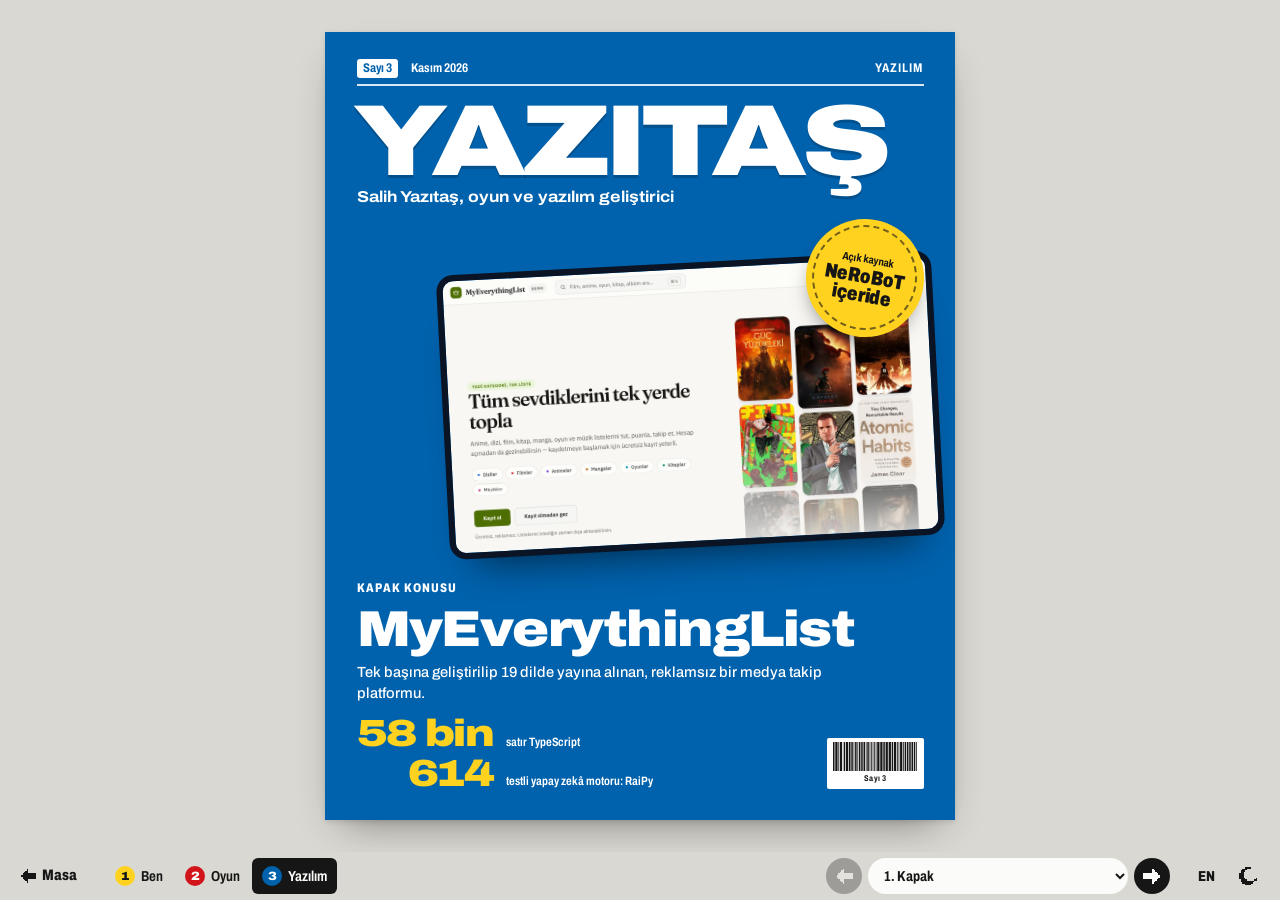
<file: yazilim/index.html>
<!doctype html>
<html lang="tr" data-theme="light" data-issue="yazilim">
<head>
<meta charset="utf-8">
<meta name="viewport" content="width=device-width, initial-scale=1, viewport-fit=cover">
<title>Salih Yazıtaş · Yazılım: MyEverythingList ve diğer projeler</title>
<meta name="description" content="Salih Yazıtaş'ın yazılımları: 19 dilde yayındaki MyEverythingList, açık kaynak NeRoBoT, RaiPy, Heren Agent, Stoneograph stajında yazdığı Parsel ve Petra Cafe için yaptığı işler.">
<meta name="author" content="Salih Yazıtaş">
<link rel="canonical" href="https://salihyzts.github.io/yazilim/">
<link rel="alternate" hreflang="tr" href="https://salihyzts.github.io/yazilim/">
<link rel="alternate" hreflang="en" href="https://salihyzts.github.io/en/software/">
<link rel="alternate" hreflang="x-default" href="https://salihyzts.github.io/yazilim/">
<meta name="color-scheme" content="light dark">
<meta name="theme-color" content="#d9d8d2" media="(prefers-color-scheme: light)">
<meta name="theme-color" content="#0e0f11" media="(prefers-color-scheme: dark)">
<meta property="og:type" content="profile">
<meta property="og:site_name" content="Salih Yazıtaş">
<meta property="og:title" content="Salih Yazıtaş · Yazılım: MyEverythingList ve diğer projeler">
<meta property="og:description" content="Salih Yazıtaş'ın yazılımları: 19 dilde yayındaki MyEverythingList, açık kaynak NeRoBoT, RaiPy, Heren Agent, Stoneograph stajında yazdığı Parsel ve Petra Cafe için yaptığı işler.">
<meta property="og:url" content="https://salihyzts.github.io/yazilim/">
<meta property="og:locale" content="tr_TR">
<meta property="og:locale:alternate" content="en_US">
<meta property="og:image" content="https://salihyzts.github.io/assets/og/og-yazilim-tr.jpg">
<meta property="og:image:width" content="1200">
<meta property="og:image:height" content="630">
<meta property="og:image:alt" content="YAZITAŞ dergisinin Sayı 3: Yazılım">
<meta property="profile:first_name" content="Salih">
<meta property="profile:last_name" content="Yazıtaş">
<meta name="twitter:card" content="summary_large_image">
<link rel="icon" href="/assets/favicon.svg" type="image/svg+xml">
<link rel="apple-touch-icon" href="/assets/apple-touch-icon.png">
<link rel="preload" href="/assets/fonts/archivo-normal-latin.woff2" as="font" type="font/woff2" crossorigin>
<link rel="stylesheet" href="/assets/css/fonts.css">
<link rel="stylesheet" href="/assets/css/site.css">
<script>
  // Boyamadan önce temayı ve görünümü uygula (okuyucu ve masa aynı eşiği kullanır)
  (function () {
    var d = document.documentElement, t = null;
    try { t = localStorage.getItem("theme"); } catch (e) {}
    if (t !== "light" && t !== "dark") t = matchMedia("(prefers-color-scheme: dark)").matches ? "dark" : "light";
    d.dataset.theme = t;
    d.classList.add("reader", innerWidth < 720 || innerHeight < 512 ? "app" : "print");
  })();
</script>
<link rel="preload" href="/assets/img/myeverythinglist.webp" as="image" type="image/webp">
</head>
<body>
<a class="skip" href="#icindekiler">İçeriğe geç</a>

<header class="topbar">
  <a class="desk-link" href="/" data-desk aria-label="Masaya dön: üç sayının durduğu giriş"><svg class="px" viewBox="0 0 12 12" aria-hidden="true" focusable="false"><path d="M5 1h1v1h-1zM4 2h2v1h-2zM3 3h3v1h-3zM2 4h10v1h-10zM1 5h11v1h-11zM1 6h11v1h-11zM2 7h10v1h-10zM3 8h3v1h-3zM4 9h2v1h-2zM5 10h1v1h-1z"/></svg><span>Masa</span></a>
  <nav class="topnav issues-nav" aria-label="Sayılar">
    <ul><li><a href="/ben/"><span class="in-n" aria-hidden="true">1</span><span class="in-name">Ben</span></a></li><li><a href="/oyun/"><span class="in-n" aria-hidden="true">2</span><span class="in-name">Oyun</span></a></li><li><a href="/yazilim/" aria-current="page"><span class="in-n" aria-hidden="true">3</span><span class="in-name">Yazılım</span></a></li></ul>
  </nav>
  <nav class="pager" aria-label="Dergi sayfaları">
    <button type="button" class="pager-btn" data-prev aria-label="Önceki sayfa" aria-keyshortcuts="ArrowLeft"><svg class="px" viewBox="0 0 12 12" aria-hidden="true" focusable="false"><path d="M5 1h1v1h-1zM4 2h2v1h-2zM3 3h3v1h-3zM2 4h10v1h-10zM1 5h11v1h-11zM1 6h11v1h-11zM2 7h10v1h-10zM3 8h3v1h-3zM4 9h2v1h-2zM5 10h1v1h-1z"/></svg></button>
    <label class="pager-jump"><span class="sr">Sayfaya git</span>
      <select data-jump><option value="1">1. Kapak</option><option value="2">2. İçindekiler</option><option value="3">3. Yazılım masasından</option><option value="4">4. MyEverythingList</option><option value="5">5. MyEverythingList (2)</option><option value="6">6. MyEverythingList: Yapım notları</option><option value="7">7. NeRoBoT</option><option value="8">8. RaiPy</option><option value="9">9. Heren Agent</option><option value="10">10. Parsel</option><option value="11">11. Parsel: Staj dosyası</option><option value="12">12. Kafe Finans, Truva–Akınsoft arabirimi</option><option value="13">13. Kısa kısa: araçlar ve siteler</option><option value="14">14. Arka kapak</option></select>
    </label>
    <button type="button" class="pager-btn" data-next aria-label="Sonraki sayfa" aria-keyshortcuts="ArrowRight"><svg class="px" viewBox="0 0 12 12" aria-hidden="true" focusable="false"><path d="M6 1h1v1h-1zM6 2h2v1h-2zM6 3h3v1h-3zM0 4h10v1h-10zM0 5h11v1h-11zM0 6h11v1h-11zM0 7h10v1h-10zM6 8h3v1h-3zM6 9h2v1h-2zM6 10h1v1h-1z"/></svg></button>
    <p class="sr" aria-live="polite" data-status></p>
  </nav>
  <div class="tools">
    <a class="tool" href="/en/software/" hreflang="en" lang="en" aria-label="English">EN</a>
    <button type="button" class="tool" data-theme-toggle aria-label="Gündüz ya da gece baskısı"><svg class="px only-dark" viewBox="0 0 12 12" aria-hidden="true" focusable="false"><path d="M5 0h2v1h-2zM1 1h1v1h-1zM5 1h2v1h-2zM10 1h1v1h-1zM2 2h1v1h-1zM9 2h1v1h-1zM4 3h4v1h-4zM3 4h6v1h-6zM0 5h2v1h-2zM3 5h6v1h-6zM10 5h2v1h-2zM0 6h2v1h-2zM3 6h6v1h-6zM10 6h2v1h-2zM3 7h6v1h-6zM4 8h4v1h-4zM2 9h1v1h-1zM9 9h1v1h-1zM1 10h1v1h-1zM5 10h2v1h-2zM10 10h1v1h-1zM5 11h2v1h-2z"/></svg><svg class="px only-light" viewBox="0 0 12 12" aria-hidden="true" focusable="false"><path d="M4 0h4v1h-4zM2 1h3v1h-3zM1 2h3v1h-3zM1 3h2v1h-2zM0 4h3v1h-3zM0 5h3v1h-3zM0 6h3v1h-3zM0 7h4v1h-4zM11 7h1v1h-1zM1 8h4v1h-4zM10 8h2v1h-2zM1 9h9v1h-9zM2 10h7v1h-7zM4 11h4v1h-4z"/></svg></button>
  </div>
</header>

<main id="main" class="book" aria-label="Dergi sayfaları" data-total="14"><div class="world">
  <section class="page page--cover cover--yazilim page--right" id="kapak" data-page="1" role="group" aria-roledescription="sayfa" aria-label="Kapak, 1 / 14">
    <div class="page-inner">
      <span class="cover-screen"><img src="/assets/img/myeverythinglist.webp" width="2000" height="1125" alt="MyEverythingList'in ana sayfası" fetchpriority="high"></span>
      <div class="cover-inner">
        <p class="cover-issue"><span>Sayı 3</span><span>Kasım 2026</span><span class="cover-issue-name">Yazılım</span></p>
        <h1 class="masthead"><span class="masthead-word" lang="tr" translate="no" aria-hidden="true">YAZITAŞ</span><span class="cover-name"><span lang="tr">Salih Yazıtaş</span>, oyun ve yazılım geliştirici<span class="sr"> · Sayı 3: Yazılım</span></span></h1>
        <a class="cover-story" href="#myeverythinglist"><span class="cover-kicker">Kapak konusu</span><span class="cover-title" translate="no" lang="en">MyEverythingList</span><span class="cover-deck">Tek başına geliştirilip 19 dilde yayına alınan, reklamsız bir medya takip platformu.</span></a>
        <ul class="cover-lines">
          <li><a class="cover-line" href="#myeverythinglist-yapim"><span class="cl-big">58 bin</span><span class="cl-text">satır TypeScript</span></a></li>
          <li><a class="cover-line" href="#raipy"><span class="cl-big">614</span><span class="cl-text">testli yapay zekâ motoru: RaiPy</span></a></li>
        </ul>
        <a class="sticker" href="#nerobot"><span class="sticker-top">Açık kaynak</span><span class="sticker-main">NeRoBoT içeride</span></a>
        <div class="barcode" aria-hidden="true"><svg class="barcode-bars" viewBox="0 0 111 40" preserveAspectRatio="none" aria-hidden="true"><rect x="0" y="0" width="2" height="40"/><rect x="3" y="0" width="3" height="40"/><rect x="7" y="0" width="1" height="40"/><rect x="9" y="0" width="3" height="40"/><rect x="14" y="0" width="2" height="40"/><rect x="17" y="0" width="3" height="40"/><rect x="21" y="0" width="2" height="40"/><rect x="24" y="0" width="2" height="40"/><rect x="27" y="0" width="1" height="40"/><rect x="29" y="0" width="2" height="40"/><rect x="32" y="0" width="1" height="40"/><rect x="34" y="0" width="2" height="40"/><rect x="37" y="0" width="2" height="40"/><rect x="40" y="0" width="2" height="40"/><rect x="43" y="0" width="1" height="40"/><rect x="45" y="0" width="2" height="40"/><rect x="48" y="0" width="1" height="40"/><rect x="50" y="0" width="1" height="40"/><rect x="52" y="0" width="1" height="40"/><rect x="54" y="0" width="1" height="40"/><rect x="56" y="0" width="1" height="40"/><rect x="58" y="0" width="3" height="40"/><rect x="62" y="0" width="3" height="40"/><rect x="66" y="0" width="2" height="40"/><rect x="69" y="0" width="3" height="40"/><rect x="73" y="0" width="3" height="40"/><rect x="77" y="0" width="2" height="40"/><rect x="80" y="0" width="3" height="40"/><rect x="84" y="0" width="1" height="40"/><rect x="86" y="0" width="1" height="40"/><rect x="88" y="0" width="3" height="40"/><rect x="92" y="0" width="1" height="40"/><rect x="94" y="0" width="2" height="40"/><rect x="97" y="0" width="2" height="40"/><rect x="100" y="0" width="2" height="40"/><rect x="103" y="0" width="2" height="40"/><rect x="106" y="0" width="2" height="40"/><rect x="109" y="0" width="1" height="40"/></svg><span>Sayı 3</span></div>
      </div></div>
  </section>
  <section class="page page--contents sec--ink page--left" id="icindekiler" data-page="2" role="group" aria-roledescription="sayfa" aria-label="İçindekiler, 2 / 14">
    <div class="page-inner">
      <h2 class="toc-title">İçindekiler</h2>
      <ol class="toc-rows">
          <li><a href="#editor"><span class="toc-pg">3</span><span class="toc-t"><span class="toc-name">Yazılım masasından</span></span></a></li>
          <li class="toc-cover-row"><a href="#myeverythinglist"><span class="toc-pg">4</span><span class="toc-t"><span class="toc-k">Kapak konusu</span><span class="toc-name"><span translate="no" lang="en">MyEverythingList</span></span><span class="toc-sub">Web uygulaması, tek geliştirici</span></span></a></li>
          <li><a href="#myeverythinglist-yapim"><span class="toc-pg">6</span><span class="toc-t"><span class="toc-name">Yapım notları</span><span class="toc-sub"><span translate="no">MyEverythingList</span></span></span></a></li>
          <li><a href="#nerobot"><span class="toc-pg">7</span><span class="toc-t"><span class="toc-name"><span translate="no" lang="en">NeRoBoT</span></span><span class="toc-sub">Açık kaynak masaüstü uygulaması</span></span></a></li>
          <li><a href="#raipy"><span class="toc-pg">8</span><span class="toc-t"><span class="toc-name"><span translate="no" lang="en">RaiPy</span></span><span class="toc-sub">AI görsel roman motoru</span></span></a></li>
          <li><a href="#heren-agent"><span class="toc-pg">9</span><span class="toc-t"><span class="toc-name"><span translate="no" lang="en">Heren Agent</span></span><span class="toc-sub">Ev sunucusu asistanı</span></span></a></li>
          <li><a href="#parsel"><span class="toc-pg">10</span><span class="toc-t"><span class="toc-name"><span translate="no" lang="tr">Parsel</span></span><span class="toc-sub">Staj projesi, Stoneograph</span></span></a></li>
          <li><a href="#parsel-dosya"><span class="toc-pg">11</span><span class="toc-t"><span class="toc-name">Staj dosyası</span><span class="toc-sub"><span translate="no">Parsel</span></span></span></a></li>
          <li><a href="#kafe-finans-ve-truva-arabirimi"><span class="toc-pg">12</span><span class="toc-t"><span class="toc-name"><span translate="no">Kafe Finans</span> ve <span translate="no">Truva–Akınsoft arabirimi</span></span><span class="toc-sub">Petra Cafe işi, masaüstü uygulaması</span></span></a></li>
          <li><a href="#yazilim-kisa"><span class="toc-pg">13</span><span class="toc-t"><span class="toc-name">Kısa kısa: araçlar ve siteler</span><span class="toc-sub" translate="no">Oyun Vitrini, Görevler, Volpen, GDD Creator, TurkOS, YtChatInstaller</span></span></a></li>
      </ol>
      <section class="toc-shelf" aria-labelledby="toc-shelf-h">
        <h3 class="toc-shelf-h" id="toc-shelf-h">Masadaki diğer sayılar</h3>
        <ul class="shelf">
        <li><a class="shelf-card shelf--ben" href="/ben/"><span class="shelf-n">Sayı 1</span><span class="shelf-name">Ben</span><span class="shelf-deck">Profil, deneyim, okul ve topluluk, beceriler ve CV.</span></a></li>
        <li><a class="shelf-card shelf--oyun" href="/oyun/"><span class="shelf-n">Sayı 2</span><span class="shelf-name">Oyun</span><span class="shelf-deck">Kralın Sözü, ekip oyunları, jamler ve kulüp.</span></a></li>
      </ul>
      </section></div>
    <footer class="page-foot" aria-hidden="true"><span class="page-run"><span translate="no">YAZITAŞ</span> · Sayı 3 · Yazılım</span><span class="page-no">2</span></footer>
  </section>
  <section class="page page--editor sec--code page--right" id="editor" data-page="3" role="group" aria-roledescription="sayfa" aria-label="Yazılım masasından, 3 / 14">
    <div class="page-inner">
      <img class="editor-photo" src="/assets/img/salih.webp" width="480" height="480" alt="Salih Yazıtaş'ın fotoğrafı" loading="lazy" decoding="async">
      <h2 class="editor-title">Yazılım masasından</h2>
      <div class="editor-text"><p>Bu sayı yazılımlara ayrıldı. Kapakta Ağustos'tan Ekim'e tek başıma geliştirip 19 dilde yayına aldığım MyEverythingList var.</p><p>Ardından açık kaynak masaüstü uygulamaları, Stoneograph stajında yazdığım açık artırma platformu Parsel ve bir kafenin kasasıyla konuşan servisler geliyor. React, Python, Go ve Rust ile.</p></div>
      <p class="editor-sign">Salih Yazıtaş, genel yayın yönetmeni</p>
      
      <dl class="editor-nums"><div><dt>yazılım projesi</dt><dd>13</dd></div><div><dt>dilde yayında</dt><dd>19</dd></div><div><dt>test, Parsel backend</dt><dd>103</dd></div><div><dt>GitHub yıldızı, NeRoBoT</dt><dd>7</dd></div></dl></div>
    <footer class="page-foot" aria-hidden="true"><span class="page-run"><span translate="no">YAZITAŞ</span> · Sayı 3 · Yazılım</span><span class="page-no">3</span></footer>
  </section>
  <section class="page page--lead-a sec--code page--left" id="myeverythinglist" data-page="4" role="group" aria-roledescription="sayfa" aria-label="MyEverythingList, 4 / 14">
    <div class="page-inner"><header class="sec-band" id="yazilim"><p class="sec-band-title">Yazılım</p><p class="sec-band-deck">Web, backend, masaüstü ve yapay zekâ: yayına aldığım yazılımlar.</p></header><h2 class="rv-title rv-title--long rv-title--keep" translate="no" lang="en">MyEverythingList</h2><p class="rv-deck">Anime, manga, dizi, film, oyun, kitap ve müziği tek yerde takip etmeni sağlayan, reklamsız bir web uygulaması. Tek başıma geliştirip 19 dilde yayına aldım.</p><figure class="rv-frame lead-frame"><img src="/assets/img/myeverythinglist.webp" width="2000" height="1125" alt="MyEverythingList ana sayfası" loading="lazy" decoding="async"></figure><p class="fig">Görsel 1. MyEverythingList ana sayfası</p></div>
    <footer class="page-foot" aria-hidden="true"><span class="page-run"><span translate="no">YAZITAŞ</span> · Sayı 3 · Yazılım</span><span class="page-no">4</span></footer>
  </section>
  <section class="page page--lead-b sec--code page--right" id="myeverythinglist-2" data-page="5" role="group" aria-roledescription="sayfa" aria-label="MyEverythingList (2), 5 / 14">
    <div class="page-inner"><blockquote class="pull"><p>Tek başıma geliştirip 19 dilde yayına aldım.</p></blockquote><div class="rv-body"><p>Anime, manga, dizi, film, oyun, kitap ve müzik: yedi tür tek bir listede. Reklam yok, ücretsiz; hesap açmadan da gezilebiliyor.</p><p>Fikirden yayına her aşamayı tek başıma üstlendim. İlk kez bu ölçekte bir ürün çıkardım.</p><p>Arayüz 19 dilde, katalog her gece kendiliğinden büyüyor.</p></div>
          <aside class="spec" aria-label="Künye: MyEverythingList">
            <p class="spec-h">Künye</p>
            <dl class="spec-list">
              <div><dt>Tür ve rol</dt><dd>Web uygulaması, tek geliştirici</dd></div>
              <div><dt>Tarih</dt><dd>Ağustos – Ekim 2026</dd></div>
              <div><dt>Teknoloji</dt><dd>React 19, TypeScript, Vite, Tailwind, TanStack Query, Supabase, Cloudflare Workers, Tauri v2</dd></div>
            </dl>
            <p class="spec-h">Rakamlarla</p>
            <dl class="spec-nums"><div><dt>Dil</dt><dd>19</dd></div><div><dt>Satır TypeScript</dt><dd>~58 bin</dd></div><div><dt>Commit</dt><dd>261</dd></div><div><dt>SQL migration</dt><dd>148</dd></div><div><dt>Edge Function</dt><dd>20</dd></div></dl>
          </aside>
          <p class="rv-links"><a class="btn btn--solid" href="https://liste-programi.yazitassalih0.workers.dev/" target="_blank" rel="noopener">Siteyi aç<svg class="px px--ext" viewBox="0 0 12 12" aria-hidden="true" focusable="false"><path d="M6 0h6v1h-6zM10 1h2v1h-2zM9 2h1v1h-1zM11 2h1v1h-1zM8 3h1v1h-1zM11 3h1v1h-1zM7 4h1v1h-1zM11 4h1v1h-1zM6 5h1v1h-1zM5 6h1v1h-1zM4 7h1v1h-1z"/></svg><span class="sr">(yeni sekmede açılır)</span></a></p></div>
    <footer class="page-foot" aria-hidden="true"><span class="page-run"><span translate="no">YAZITAŞ</span> · Sayı 3 · Yazılım</span><span class="page-no">5</span></footer>
  </section>
  <section class="page page--notes sec--code page--left" id="myeverythinglist-yapim" data-page="6" role="group" aria-roledescription="sayfa" aria-label="MyEverythingList: Yapım notları, 6 / 14">
    <div class="page-inner">
      <p class="notes-kicker" translate="no" lang="en">MyEverythingList</p>
      <h2 class="feature-title">Yapım notları</h2>
      <p class="feature-deck">Ağustos'tan Ekim'e tek başıma: bir ürünün altında ne var?</p>
      
      <dl class="notes-nums"><div><dt>satır TypeScript</dt><dd>~58 bin</dd></div><div><dt>commit</dt><dd>261</dd></div><div><dt>SQL migration</dt><dd>148</dd></div><div><dt>Edge Function</dt><dd>20</dd></div><div><dt>dil</dt><dd>19</dd></div><div><dt>içe aktarma kaynağı</dt><dd>5</dd></div></dl>
      <ol class="notes-list notes-list--notes">
        <li><h3 class="notes-h">Çökmeyen arama</h3><p>Arama birden çok kaynağa gidiyor; biri çökünce diğerine geçiyor. Aynı eseri kaynaklar arasında Wikidata ile eşleştirdim. Anlama göre arama da var.</p></li>
        <li><h3 class="notes-h">Veritabanında güvenlik</h3><p>Supabase'de satır düzeyi güvenlik (RLS) ve Edge Function'lar. Paylaşılan bağlantıların önizleme kartlarını bir Cloudflare Worker üretiyor.</p></li>
        <li><h3 class="notes-h">Listeni getir</h3><p>AniList, Steam, MyAnimeList, Goodreads ve Letterboxd'dan içe aktarma.</p></li>
        <li><h3 class="notes-h">Sosyal</h3><p>Takip, mesaj, inceleme, moderasyon, rozetler ve mini oyunlar.</p></li>
        <li><h3 class="notes-h">Her yerde</h3><p>PWA olarak telefona kuruluyor; Tauri ile masaüstü sürümü (.deb, .exe) var.</p></li>
      </ol>
      <blockquote class="pull"><p>En çok farklı veri kaynaklarını birbiriyle eşleştirmek ve büyüyen bir kod tabanını düzenli tutmak konusunda öğrendim.</p><cite>Salih Yazıtaş</cite></blockquote></div>
    <footer class="page-foot" aria-hidden="true"><span class="page-run"><span translate="no">YAZITAŞ</span> · Sayı 3 · Yazılım</span><span class="page-no">6</span></footer>
  </section>
  <section class="page page--solo sec--code page--right" id="nerobot" data-page="7" role="group" aria-roledescription="sayfa" aria-label="NeRoBoT, 7 / 14">
    <div class="page-inner">
      <p class="solo-kicker">Açık kaynak masaüstü uygulaması · 2026</p>
      <h2 class="rv-title rv-title--keep" id="nerobot-h" translate="no" lang="en">NeRoBoT</h2>
      <p class="rv-deck">Birden çok WhatsApp ve Telegram hesabında, her biri ayrı çalışan yapay zekâ botları yöneten masaüstü uygulaması.</p>
      <figure class="rv-frame solo-frame"><img src="/assets/img/nerobot.webp" width="960" height="748" alt="NeRoBoT sohbet ekranı" loading="lazy" decoding="async"></figure>
      <div class="solo-cols">
        <div class="rv-body rv-body--nocap"><p><b class="runin">Sağlayıcıdan bağımsız bir AI</b> katmanı yazdım: yerel modeller (Ollama, LM Studio, llama.cpp, vLLM), bulut API'leri (OpenAI, OpenRouter, Groq, Together AI) ve CLI ajanları (Claude Code, Codex, Gemini CLI) aynı arayüzle çalışıyor.</p><p>Görsel, PDF ve Word okuma, AI ile görsel üretimi, kullanıcı başına hız sınırlama ve bir yönetici paneli ekledim.</p><p>Global kısayolla açılan hızlı bir sohbet var. Uygulama GitHub Releases üzerinden kendini güncelliyor.</p></div>
        <aside class="solo-side" aria-label="Künye: NeRoBoT">
          <ul class="duo-stats" aria-label="Rakamlarla"><li><b>7</b> GitHub yıldızı</li><li><b>Windows, Linux</b> Platform</li></ul>
          
          <p class="duo-tech">Electron, Node.js, whatsapp-web.js, Telegram</p>
          
          <p class="rv-links"><a class="btn btn--solid" href="https://github.com/SalihYzts/NeRoBoT" target="_blank" rel="noopener">Kaynak kod<svg class="px px--ext" viewBox="0 0 12 12" aria-hidden="true" focusable="false"><path d="M6 0h6v1h-6zM10 1h2v1h-2zM9 2h1v1h-1zM11 2h1v1h-1zM8 3h1v1h-1zM11 3h1v1h-1zM7 4h1v1h-1zM11 4h1v1h-1zM6 5h1v1h-1zM5 6h1v1h-1zM4 7h1v1h-1z"/></svg><span class="sr">(yeni sekmede açılır)</span></a></p>
        </aside>
      </div></div>
    <footer class="page-foot" aria-hidden="true"><span class="page-run"><span translate="no">YAZITAŞ</span> · Sayı 3 · Yazılım</span><span class="page-no">7</span></footer>
  </section>
  <section class="page page--solo sec--code page--left" id="raipy" data-page="8" role="group" aria-roledescription="sayfa" aria-label="RaiPy, 8 / 14">
    <div class="page-inner">
      <p class="solo-kicker">AI görsel roman motoru · Eylül 2026</p>
      <h2 class="rv-title rv-title--keep" id="raipy-h" translate="no" lang="en">RaiPy</h2>
      <p class="rv-deck">Tek cümlelik bir fikirden derlenip oynatılabilen bir Ren'Py oyunu çıkaran masaüstü uygulaması. Her aşama kullanıcı onayından geçiyor.</p>
      <figure class="rv-frame solo-frame"><img src="/assets/img/raipy.webp" width="960" height="748" alt="RaiPy sahne düzenleyicisi" loading="lazy" decoding="async"></figure>
      <div class="solo-cols">
        <div class="rv-body rv-body--nocap"><p><b class="runin">Fikirden taslak, karakter, mekân,</b> müzik ve sahne metni üretiyor. Beğenmediğin sahneyi geri bildirimle yeniden yazdırabiliyorsun.</p><p>Görseller harici sunucu olmadan, uygulamaya gömülü Python (diffusers) ile üretiliyor. Modelleri sırayla belleğe alıp boşaltarak 8 GB ekran kartında VRAM kullanımını 7820 MiB'den 3035 MiB'ye indirdim.</p><p>Uçtan uca üretim yaklaşık 150 saniye. 614 testin bir kısmı Ren'Py çıktısını gerçek motorda çalıştırarak doğruluyor. Uygulama tek bir 4,2 MB'lık dosya.</p></div>
        <aside class="solo-side" aria-label="Künye: RaiPy">
          <ul class="duo-stats" aria-label="Rakamlarla"><li><b>614</b> Test</li><li><b>150 sn</b> Uçtan uca üretim</li><li><b>7820 → 3035 MiB</b> VRAM</li><li><b>4,2 MB</b> Uygulama boyutu</li></ul>
          
          <p class="duo-tech">Tauri v2, Rust, React 19, TypeScript, Python, diffusers, Ren'Py</p>
          
        </aside>
      </div></div>
    <footer class="page-foot" aria-hidden="true"><span class="page-run"><span translate="no">YAZITAŞ</span> · Sayı 3 · Yazılım</span><span class="page-no">8</span></footer>
  </section>
  <section class="page page--solo sec--code page--right" id="heren-agent" data-page="9" role="group" aria-roledescription="sayfa" aria-label="Heren Agent, 9 / 14">
    <div class="page-inner">
      <p class="solo-kicker">Ev sunucusu asistanı · Eylül 2026</p>
      <h2 class="rv-title" id="heren-agent-h" translate="no" lang="en">Heren Agent</h2>
      <p class="rv-deck">Telefondan sesle ya da dokunarak ev sunucusunu ve bağlı makineleri yöneten bir panel. Konuşma tanıma ve seslendirme tamamen yerelde çalışıyor.</p>
      <figure class="rv-frame solo-frame"><img src="/assets/img/heren-agent.webp" width="960" height="748" alt="Heren Agent ana ekranı" loading="lazy" decoding="async"></figure>
      <div class="solo-cols">
        <div class="rv-body rv-body--nocap"><p><b class="runin">Heren, Hermes Agent'ın üzerine</b> kurulu: Hermes beyin, Heren yüzü ve elleri.</p><p>Her makinede küçük bir Go ajanı var. Ajanlar mesajlarını ed25519 ile imzalıyor ve tekrar oynatma saldırılarına karşı tek kullanımlık değer (nonce) kullanıyor.</p><p>Komutlar risk seviyesine ayrılıyor: düşük riskliler hemen çalışıyor, yüksek riskliler arayüzde onay bekliyor, kritik olanlar varsayılan olarak kapalı.</p></div>
        <aside class="solo-side" aria-label="Künye: Heren Agent">
          <ul class="duo-stats" aria-label="Rakamlarla"><li><b>ed25519</b> İmza</li><li><b>yerel STT + TTS</b> Ses</li></ul>
          
          <p class="duo-tech">Python, FastAPI, Go, TypeScript, faster-whisper, Piper TTS</p>
          
          <p class="rv-links"><a class="btn btn--solid" href="https://github.com/SalihYzts/heren-agent" target="_blank" rel="noopener">Kaynak kod<svg class="px px--ext" viewBox="0 0 12 12" aria-hidden="true" focusable="false"><path d="M6 0h6v1h-6zM10 1h2v1h-2zM9 2h1v1h-1zM11 2h1v1h-1zM8 3h1v1h-1zM11 3h1v1h-1zM7 4h1v1h-1zM11 4h1v1h-1zM6 5h1v1h-1zM5 6h1v1h-1zM4 7h1v1h-1z"/></svg><span class="sr">(yeni sekmede açılır)</span></a></p>
        </aside>
      </div></div>
    <footer class="page-foot" aria-hidden="true"><span class="page-run"><span translate="no">YAZITAŞ</span> · Sayı 3 · Yazılım</span><span class="page-no">9</span></footer>
  </section>
  <section class="page page--solo sec--code page--left" id="parsel" data-page="10" role="group" aria-roledescription="sayfa" aria-label="Parsel, 10 / 14">
    <div class="page-inner">
      <p class="solo-kicker">Staj projesi, Stoneograph · Ağustos 2026</p>
      <h2 class="rv-title" id="parsel-h" translate="no" lang="tr">Parsel</h2>
      <p class="rv-deck">Tapu doğrulamalı arsa pazaryeri ve canlı açık artırma platformu.</p>
      <figure class="rv-frame solo-frame"><div class="rv-art"><svg class="art" viewBox="0 0 320 200" role="img" aria-label="Izgara üzerinde bir arsa parseli ve geri sayım çizimi">
      <g stroke="currentColor" stroke-width="1" opacity=".35">
        <path d="M20 10v180"/><path d="M55 10v180"/><path d="M90 10v180"/><path d="M125 10v180"/><path d="M160 10v180"/><path d="M195 10v180"/><path d="M230 10v180"/><path d="M265 10v180"/><path d="M300 10v180"/>
        <path d="M10 20h300"/><path d="M10 52h300"/><path d="M10 84h300"/><path d="M10 116h300"/><path d="M10 148h300"/><path d="M10 180h300"/>
      </g>
      <path d="M58 52l96-18 64 40-20 82-112 10z" fill="none" stroke="currentColor" stroke-width="3"/>
      <g fill="currentColor"><path d="M55 49h6v6h-6zM151 31h6v6h-6zM215 71h6v6h-6zM195 153h6v6h-6zM83 163h6v6h-6z"/></g>
      <path d="M110 96l12 12 22-24" fill="none" stroke="currentColor" stroke-width="4"/>
      <g fill="none" stroke="currentColor" stroke-width="2"><path d="M238 120h66v34h-66z"/></g>
      <text x="248" y="143" fill="currentColor" font-family="IBM Plex Mono, monospace" font-size="15">00:10</text>
    </svg></div></figure>
      <div class="solo-cols">
        <div class="rv-body rv-body--nocap"><p><b class="runin">Parselleri TKGM üzerinden sorgulayan</b> “Tapu Doğrulanmış” rozeti, eğime göre düzeltilmiş alan ve yükseklik analizi.</p><p>Son saniye teklifinde süreyi uzatan anti-sniping, yarış koşullarına karşı güvenli teklif işleme ve WebSocket ile canlı akış.</p><p>3D harita üzerinde seslendirmeli, altyazılı sanal drone videosu üreten bir hat (Playwright, ffmpeg).</p></div>
        <aside class="solo-side" aria-label="Künye: Parsel">
          <ul class="duo-stats" aria-label="Rakamlarla"><li><b>~10 bin satır</b> Backend kodu</li><li><b>103</b> Test</li></ul>
          <p class="solo-team">Stoneograph, staj</p>
          <p class="duo-tech">Python, FastAPI, SQLAlchemy, WebSocket, Shapely, pyproj, JavaScript</p>
          
        </aside>
      </div></div>
    <footer class="page-foot" aria-hidden="true"><span class="page-run"><span translate="no">YAZITAŞ</span> · Sayı 3 · Yazılım</span><span class="page-no">10</span></footer>
  </section>
  <section class="page page--notes sec--code page--right" id="parsel-dosya" data-page="11" role="group" aria-roledescription="sayfa" aria-label="Parsel: Staj dosyası, 11 / 14">
    <div class="page-inner">
      <p class="notes-kicker" translate="no" lang="tr">Parsel</p>
      <h2 class="feature-title">Staj dosyası</h2>
      <p class="feature-deck">Stoneograph, Ağustos 2026: emlak sektörü için tapu doğrulamalı bir pazaryeri.</p>
      
      <dl class="notes-nums"><div><dt>satır backend kodu</dt><dd>~10 bin</dd></div><div><dt>test</dt><dd>103</dd></div><div><dt>arayüz</dt><dd>TR/EN</dd></div></dl>
      <ol class="notes-list notes-list--notes">
        <li><h3 class="notes-h">Tapu doğrulama</h3><p>Parselleri TKGM üzerinden sorgulayan “Tapu Doğrulanmış” rozetini kurdum. Shapely ve pyproj ile eğime göre düzeltilmiş alan ve yükseklik analizi ekledim, KML/KMZ desteği verdim.</p></li>
        <li><h3 class="notes-h">Canlı açık artırma</h3><p>Son saniye teklifinde süreyi uzatan anti-sniping, yarış koşullarına karşı güvenli teklif işleme ve WebSocket ile anlık akış.</p></li>
        <li><h3 class="notes-h">Sanal drone videosu</h3><p>Fotogerçekçi 3D harita üzerinde Playwright ve ffmpeg ile seslendirmeli, altyazılı tanıtım videosu üreten bir hat kurdum.</p></li>
        <li><h3 class="notes-h">Yalnızca verilen bilgiyle</h3><p>Claude API ile ilan metinlerini yalnızca verilen bilgilere dayanarak yazdırdım.</p></li>
        <li><h3 class="notes-h">Giriş ve arama</h3><p>JWT ve Google OAuth ile giriş, haritada çokgen çizerek arama ve TR/EN arayüz. Danışmanım için sunucu barındırma maliyetlerini karşılaştıran bir rapor da hazırladım.</p></li>
      </ol>
      <blockquote class="pull"><p>Gerçek bir sektör problemi üzerinde çalışmak ve bir backend'i testleriyle birlikte büyütmek bana çok şey kattı.</p><cite>Salih Yazıtaş</cite></blockquote></div>
    <footer class="page-foot" aria-hidden="true"><span class="page-run"><span translate="no">YAZITAŞ</span> · Sayı 3 · Yazılım</span><span class="page-no">11</span></footer>
  </section>
  <section class="page page--duo sec--code page--left" id="kafe-finans-ve-truva-arabirimi" data-page="12" role="group" aria-roledescription="sayfa" aria-label="Kafe Finans, Truva–Akınsoft arabirimi, 12 / 14">
    <div class="page-inner">
      <article class="duo" id="kafe-finans" aria-labelledby="kafe-finans-h">
        <div class="rv-frame duo-frame"><img src="/assets/img/kafe-finans.webp" width="960" height="600" alt="Kafe Finans istatistik ekranı, demo verisiyle" loading="lazy" decoding="async"></div>
        <div class="duo-text">
          <h3 class="rv-title" id="kafe-finans-h" translate="no" lang="en">Kafe Finans</h3>
          <p class="duo-meta">Petra Cafe işi, masaüstü uygulaması, 2026</p>
          <p class="rv-deck">Kafe için gelir-gider ve ciro uygulaması. Elle girilen ciroyu POS'un gün sonu rakamlarıyla gün gün karşılaştırıyor, banka ekstresinden POS yatışlarını ve komisyonu okuyor.</p>
          <div class="rv-body rv-body--nocap"><p><b class="runin">Kasadaki bilgisayarda çalışıyor; telefondan</b> VPN ve PIN ile bağlanılıyor.</p><p>Görseldeki bütün adlar ve tutarlar uydurma demo verisi.</p></div>
          <ul class="duo-stats" aria-label="Rakamlarla"><li><b>240</b> Test</li></ul>
          <p class="duo-tech">Electron, React, TypeScript, SQLite, Vitest</p>
          
        </div>
      </article>
      <article class="duo" id="truva-arabirimi" aria-labelledby="truva-arabirimi-h">
        <div class="rv-frame duo-frame"><div class="rv-art"><svg class="art" viewBox="0 0 320 200" role="img" aria-label="QR menüden kasaya giden sipariş akışı çizimi">
      <g fill="none" stroke="currentColor" stroke-width="2">
        <path d="M18 60h56v56H18zM90 76h36M118 70l8 6-8 6M140 52h64v80h-64zM218 76h36M246 70l8 6-8 6M262 56h44v44h-44zM270 100v16h28v-16"/>
        <path d="M150 66h44M150 80h44M150 94h30"/>
        <path d="M172 132v28M150 160h44M18 160h56"/>
      </g>
      <g fill="currentColor"><path d="M26 68h12v12H26zM54 68h12v12H54zM26 96h12v12H26zM44 86h6v6h-6zM56 96h4v4h-4zM62 104h4v4h-4z"/><path d="M276 66h16v4h-16zM276 76h10v4h-10z"/></g>
      <text x="140" y="176" fill="currentColor" font-family="IBM Plex Mono, monospace" font-size="11">go · windows</text>
      <text x="18" y="176" fill="currentColor" font-family="IBM Plex Mono, monospace" font-size="11">QR</text>
      <text x="258" y="132" fill="currentColor" font-family="IBM Plex Mono, monospace" font-size="11">POS</text>
    </svg></div></div>
        <div class="duo-text">
          <h3 class="rv-title rv-title--long" id="truva-arabirimi-h" translate="no" lang="tr">Truva–Akınsoft arabirimi</h3>
          <p class="duo-meta">Petra Cafe işi, Truva Teknoloji ile ortak, 2026</p>
          <p class="rv-deck">Truva'nın QR menüsünden ve garson uygulamasından gelen sipariş, iptal ve masa taşıma işlerini kasadaki Akınsoft Wolvox Restoran'a birkaç saniyede işleyen servis.</p>
          <div class="rv-body rv-body--nocap"><p><b class="runin">Aynı siparişin iki kez</b> yazılmasını engelleyen iş kaydı; mutfak ve bar fişleri otomatik basılıyor.</p><p>Kasa ya da internet kesildikten sonra kendiliğinden toparlanıyor; dışarıya yalnızca HTTPS ile bağlanıyor.</p></div>
          <ul class="duo-stats" aria-label="Rakamlarla"><li><b>~3.600 satır</b> Go kodu</li><li><b>tek Windows servisi</b> Çalışma biçimi</li></ul>
          <p class="duo-tech">Go, Windows Service, HTTPS, Akınsoft Wolvox</p>
          
        </div>
      </article></div>
    <footer class="page-foot" aria-hidden="true"><span class="page-run"><span translate="no">YAZITAŞ</span> · Sayı 3 · Yazılım</span><span class="page-no">12</span></footer>
  </section>
  <section class="page page--briefs sec--code page--right" id="yazilim-kisa" data-page="13" role="group" aria-roledescription="sayfa" aria-label="Kısa kısa: araçlar ve siteler, 13 / 14">
    <div class="page-inner">
      <h2 class="briefs-title">Kısa kısa: araçlar ve siteler</h2>
      <ul class="brief-list brief-list--six">
        <li class="brief" id="oyun-vitrini">
          <div class="brief-frame"><img src="/assets/img/oyun-vitrini.webp" width="960" height="748" alt="Oyun Vitrini ana sayfası" loading="lazy" decoding="async"></div>
          <div class="brief-text">
            <h3 class="brief-title" translate="no" lang="en">Oyun Vitrini</h3>
            
            <p class="brief-meta">Oyun Tasarımı Kulübü sitesi, 2026</p>
            <p class="brief-pitch">Kulübün 21 oyununu tanıtan site: üye hesapları, etkinlik ve puan tablosu, yönetim paneli ve iki ekranlı stant modu.</p>
            
          </div>
        </li>
        <li class="brief" id="gorevler">
          <div class="brief-frame"><img src="/assets/img/gorevler.webp" width="960" height="600" alt="Görevler'in Bugün ekranı, demo verisiyle" loading="lazy" decoding="async"></div>
          <div class="brief-text">
            <h3 class="brief-title" translate="no" lang="tr">Görevler</h3>
            
            <p class="brief-meta">Kişisel üretkenlik uygulaması, 2026</p>
            <p class="brief-pitch">Görev, proje ve zaman yönetimi: otomatik planlama, odak takibi, alışkanlıklar ve Google Takvim entegrasyonu.</p>
            
          </div>
        </li>
        <li class="brief" id="volpen-site">
          <div class="brief-frame"><img src="/assets/img/volpen.webp" width="960" height="748" alt="Volpen sitesinin ana sayfası" loading="lazy" decoding="async"></div>
          <div class="brief-text">
            <h3 class="brief-title" translate="no" lang="en">Volpen</h3>
            
            <p class="brief-meta">Ekibin tanıtım sitesi, 2026</p>
            <p class="brief-pitch">Çerçeve kullanmadan yazılmış site: PWA, TR/EN, WCAG AA kontrast ve JSON-LD ile SEO.</p>
            <p class="brief-links"><a href="https://salihyzts.github.io/VolpenWeb/" target="_blank" rel="noopener">Siteyi aç<svg class="px px--ext" viewBox="0 0 12 12" aria-hidden="true" focusable="false"><path d="M6 0h6v1h-6zM10 1h2v1h-2zM9 2h1v1h-1zM11 2h1v1h-1zM8 3h1v1h-1zM11 3h1v1h-1zM7 4h1v1h-1zM11 4h1v1h-1zM6 5h1v1h-1zM5 6h1v1h-1zM4 7h1v1h-1z"/></svg><span class="sr">(yeni sekmede açılır)</span></a></p>
          </div>
        </li>
        <li class="brief" id="gdd-creator">
          <div class="brief-frame"><img src="/assets/img/gdd-creator.webp" width="960" height="600" alt="GDD Creator'da Kralın Sözü dokümanı" loading="lazy" decoding="async"></div>
          <div class="brief-text">
            <h3 class="brief-title" translate="no" lang="en">GDD Creator</h3>
            
            <p class="brief-meta">Oyun tasarım aracı, 2026</p>
            <p class="brief-pitch">Oyunun türüne göre soru soran ve oyun tasarım dokümanını 7 biçimde dışa aktaran araç.</p>
            <p class="brief-links"><a href="https://github.com/SalihYzts/gdd-creator" target="_blank" rel="noopener">Kaynak kod<svg class="px px--ext" viewBox="0 0 12 12" aria-hidden="true" focusable="false"><path d="M6 0h6v1h-6zM10 1h2v1h-2zM9 2h1v1h-1zM11 2h1v1h-1zM8 3h1v1h-1zM11 3h1v1h-1zM7 4h1v1h-1zM11 4h1v1h-1zM6 5h1v1h-1zM5 6h1v1h-1zM4 7h1v1h-1z"/></svg><span class="sr">(yeni sekmede açılır)</span></a></p>
          </div>
        </li>
        <li class="brief" id="turkos">
          <div class="brief-frame"><img src="/assets/img/turkos.webp" width="960" height="600" alt="TurkOS açılış görselleri" loading="lazy" decoding="async"></div>
          <div class="brief-text">
            <h3 class="brief-title brief-title--keep" translate="no" lang="en">TurkOS</h3>
            
            <p class="brief-meta">Açık kaynak tema, 2026</p>
            <p class="brief-pitch">R36S el konsolları için Türkçe arayüz teması, 711 satırlık çeviri ve Türk bayraklı açılış görselleri.</p>
            <p class="brief-links"><a href="https://github.com/SalihYzts/TurkOS" target="_blank" rel="noopener">Kaynak kod<svg class="px px--ext" viewBox="0 0 12 12" aria-hidden="true" focusable="false"><path d="M6 0h6v1h-6zM10 1h2v1h-2zM9 2h1v1h-1zM11 2h1v1h-1zM8 3h1v1h-1zM11 3h1v1h-1zM7 4h1v1h-1zM11 4h1v1h-1zM6 5h1v1h-1zM5 6h1v1h-1zM4 7h1v1h-1z"/></svg><span class="sr">(yeni sekmede açılır)</span></a></p>
          </div>
        </li>
        <li class="brief" id="ytchatinstaller">
          <div class="brief-frame"><div class="rv-art"><svg class="art" viewBox="0 0 320 200" role="img" aria-label="Sohbet balonlarından bir tabloya aktarım çizimi">
      <g fill="none" stroke="currentColor" stroke-width="2">
        <path d="M20 40h100v30H44l-10 10V70H20zM30 96h90v30H54l-10 10v-10H30zM20 150h80v26H20z"/>
        <path d="M140 108h34M166 100l8 8-8 8"/>
        <path d="M190 40h112v128H190zM190 64h112M190 88h112M190 112h112M190 136h112M222 40v128"/>
      </g>
      <g fill="currentColor"><path d="M30 50h60v4H30zM30 58h40v4H30zM40 106h60v4H40zM30 158h50v4H30zM198 48h16v8h-16zM198 72h16v8h-16zM198 96h16v8h-16zM198 120h16v8h-16zM198 144h16v8h-16zM230 72h50v4h-50zM230 96h40v4h-40zM230 120h56v4h-56zM230 144h30v4h-30z"/></g>
      <text x="232" y="56" fill="currentColor" font-family="IBM Plex Mono, monospace" font-size="10">.xlsx</text>
    </svg></div></div>
          <div class="brief-text">
            <h3 class="brief-title brief-title--long brief-title--keep" translate="no" lang="en">YtChatInstaller</h3>
            
            <p class="brief-meta">Açık kaynak araç, 2026</p>
            <p class="brief-pitch">YouTube yayınlarının sohbet kaydını indirip zaman damgası, profil fotoğrafı ve kullanıcı adıyla düzenli bir Excel dosyasına aktaran Python aracı.</p>
            <p class="brief-links"><a href="https://github.com/SalihYzts/YtChAtInsTaLLer" target="_blank" rel="noopener">Kaynak kod<svg class="px px--ext" viewBox="0 0 12 12" aria-hidden="true" focusable="false"><path d="M6 0h6v1h-6zM10 1h2v1h-2zM9 2h1v1h-1zM11 2h1v1h-1zM8 3h1v1h-1zM11 3h1v1h-1zM7 4h1v1h-1zM11 4h1v1h-1zM6 5h1v1h-1zM5 6h1v1h-1zM4 7h1v1h-1z"/></svg><span class="sr">(yeni sekmede açılır)</span></a></p>
          </div>
        </li>
      </ul></div>
    <footer class="page-foot" aria-hidden="true"><span class="page-run"><span translate="no">YAZITAŞ</span> · Sayı 3 · Yazılım</span><span class="page-no">13</span></footer>
  </section>
  <section class="page page--back back--yazilim page--left" id="arka-kapak" data-page="14" role="group" aria-roledescription="sayfa" aria-label="Arka kapak, 14 / 14">
    <div class="page-inner">
      
      <p class="back-num" aria-hidden="true">3</p>
      <p class="back-mast" lang="tr" translate="no">YAZITAŞ</p>
      
      <h2 class="back-shelf-h">Masadaki diğer sayılar</h2>
      <ul class="shelf shelf--back">
        <li><a class="shelf-card shelf--ben" href="/ben/"><span class="shelf-n">Sayı 1</span><span class="shelf-name">Ben</span><span class="shelf-deck">Profil, deneyim, okul ve topluluk, beceriler ve CV.</span></a></li>
        <li><a class="shelf-card shelf--oyun" href="/oyun/"><span class="shelf-n">Sayı 2</span><span class="shelf-name">Oyun</span><span class="shelf-deck">Kralın Sözü, ekip oyunları, jamler ve kulüp.</span></a></li>
      </ul>
      <p class="back-line"><a class="back-desk" href="/" data-desk><svg class="px" viewBox="0 0 12 12" aria-hidden="true" focusable="false"><path d="M5 1h1v1h-1zM4 2h2v1h-2zM3 3h3v1h-3zM2 4h10v1h-10zM1 5h11v1h-11zM1 6h11v1h-11zM2 7h10v1h-10zM3 8h3v1h-3zM4 9h2v1h-2zM5 10h1v1h-1z"/></svg><span>Masaya dön</span></a></p>
      <div class="back-bottom">
        <p class="back-price">Fiyatı: bir e-posta</p>
        <div class="barcode barcode--back" aria-hidden="true"><svg class="barcode-bars" viewBox="0 0 111 40" preserveAspectRatio="none" aria-hidden="true"><rect x="0" y="0" width="2" height="40"/><rect x="3" y="0" width="3" height="40"/><rect x="7" y="0" width="1" height="40"/><rect x="9" y="0" width="3" height="40"/><rect x="14" y="0" width="2" height="40"/><rect x="17" y="0" width="3" height="40"/><rect x="21" y="0" width="2" height="40"/><rect x="24" y="0" width="2" height="40"/><rect x="27" y="0" width="1" height="40"/><rect x="29" y="0" width="2" height="40"/><rect x="32" y="0" width="1" height="40"/><rect x="34" y="0" width="2" height="40"/><rect x="37" y="0" width="2" height="40"/><rect x="40" y="0" width="2" height="40"/><rect x="43" y="0" width="1" height="40"/><rect x="45" y="0" width="2" height="40"/><rect x="48" y="0" width="1" height="40"/><rect x="50" y="0" width="1" height="40"/><rect x="52" y="0" width="1" height="40"/><rect x="54" y="0" width="1" height="40"/><rect x="56" y="0" width="1" height="40"/><rect x="58" y="0" width="3" height="40"/><rect x="62" y="0" width="3" height="40"/><rect x="66" y="0" width="2" height="40"/><rect x="69" y="0" width="3" height="40"/><rect x="73" y="0" width="3" height="40"/><rect x="77" y="0" width="2" height="40"/><rect x="80" y="0" width="3" height="40"/><rect x="84" y="0" width="1" height="40"/><rect x="86" y="0" width="1" height="40"/><rect x="88" y="0" width="3" height="40"/><rect x="92" y="0" width="1" height="40"/><rect x="94" y="0" width="2" height="40"/><rect x="97" y="0" width="2" height="40"/><rect x="100" y="0" width="2" height="40"/><rect x="103" y="0" width="2" height="40"/><rect x="106" y="0" width="2" height="40"/><rect x="109" y="0" width="1" height="40"/></svg><span>Sayı 3 · Kasım 2026</span></div>
      </div></div>
  </section>
</div></main>

<div class="toast" role="status" aria-live="polite" hidden></div>
<template id="icon-star"><svg class="px" viewBox="0 0 12 12" aria-hidden="true" focusable="false"><path d="M5 0h2v1h-2zM5 1h2v1h-2zM4 2h4v1h-4zM4 3h4v1h-4zM0 4h12v1h-12zM1 5h10v1h-10zM2 6h8v1h-8zM3 7h6v1h-6zM3 8h6v1h-6zM2 9h3v1h-3zM7 9h3v1h-3zM2 10h2v1h-2zM8 10h2v1h-2zM1 11h2v1h-2zM9 11h2v1h-2z"/></svg></template>
<script id="i18n" type="application/json">{"secretName":"Hile kodu","secretHow":"↑ ↑ ↓ ↓ ← → ← → B A tuşlarına bastın","toastSecret":"Gizli rozet açıldı: Hile kodu","page":"Sayfa","of":"/"}</script>
<script src="/assets/js/site.js" defer></script>
</body>
</html>
</file>
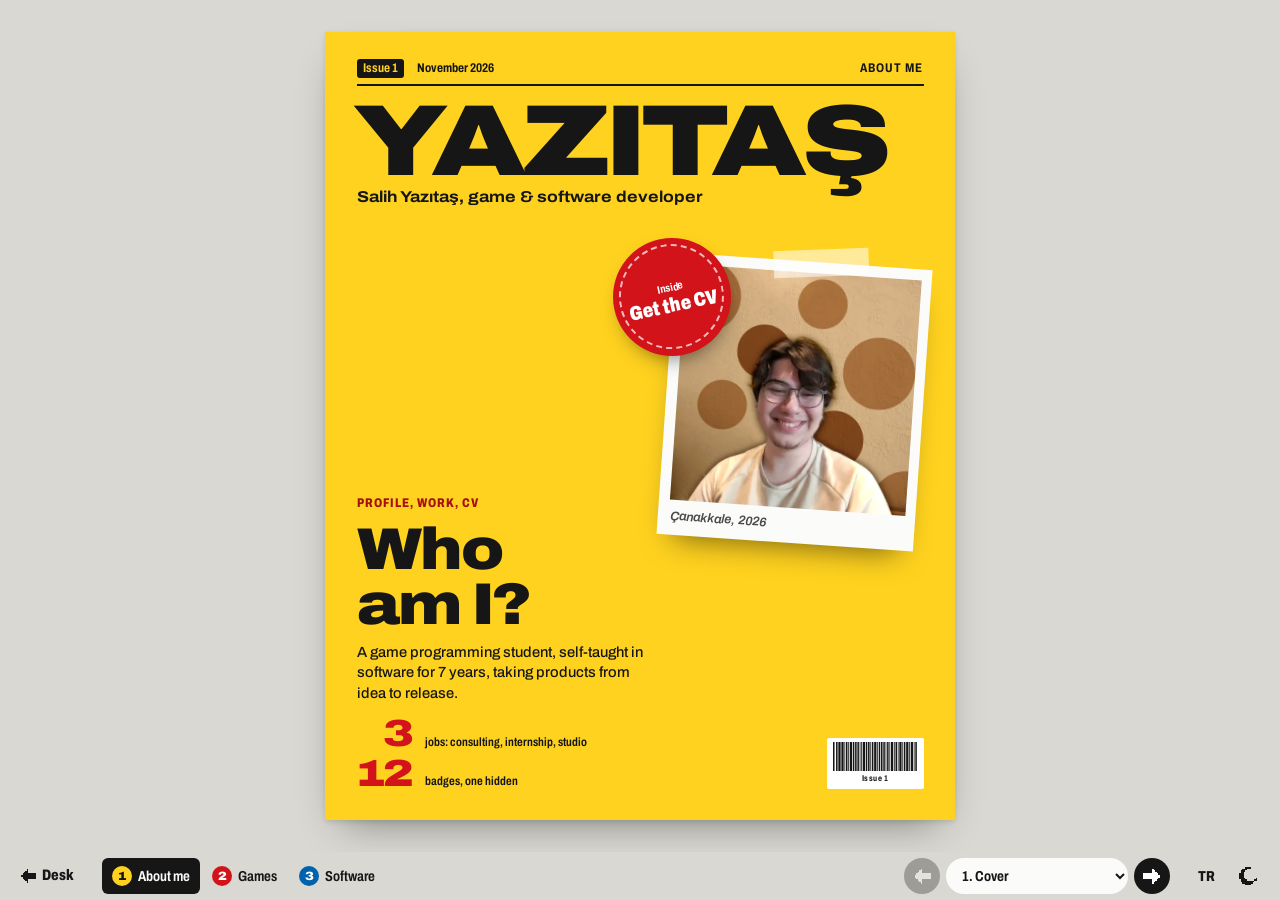
<file: en/about/index.html>
<!doctype html>
<html lang="en" data-theme="light" data-issue="ben">
<head>
<meta charset="utf-8">
<meta name="viewport" content="width=device-width, initial-scale=1, viewport-fit=cover">
<title>Salih Yazıtaş · About me: profile, work and CV</title>
<meta name="description" content="Salih Yazıtaş's profile: software and automation consulting at Petra Cafe, an internship at Stoneograph, founder of Volpen, game development at ÇOMÜ, skills and a downloadable CV.">
<meta name="author" content="Salih Yazıtaş">
<link rel="canonical" href="https://salihyzts.github.io/en/about/">
<link rel="alternate" hreflang="tr" href="https://salihyzts.github.io/ben/">
<link rel="alternate" hreflang="en" href="https://salihyzts.github.io/en/about/">
<link rel="alternate" hreflang="x-default" href="https://salihyzts.github.io/ben/">
<meta name="color-scheme" content="light dark">
<meta name="theme-color" content="#d9d8d2" media="(prefers-color-scheme: light)">
<meta name="theme-color" content="#0e0f11" media="(prefers-color-scheme: dark)">
<meta property="og:type" content="profile">
<meta property="og:site_name" content="Salih Yazıtaş">
<meta property="og:title" content="Salih Yazıtaş · About me: profile, work and CV">
<meta property="og:description" content="Salih Yazıtaş's profile: software and automation consulting at Petra Cafe, an internship at Stoneograph, founder of Volpen, game development at ÇOMÜ, skills and a downloadable CV.">
<meta property="og:url" content="https://salihyzts.github.io/en/about/">
<meta property="og:locale" content="en_US">
<meta property="og:locale:alternate" content="tr_TR">
<meta property="og:image" content="https://salihyzts.github.io/assets/og/og-ben-en.jpg">
<meta property="og:image:width" content="1200">
<meta property="og:image:height" content="630">
<meta property="og:image:alt" content="YAZITAŞ magazine, Issue 1: About me">
<meta property="profile:first_name" content="Salih">
<meta property="profile:last_name" content="Yazıtaş">
<meta name="twitter:card" content="summary_large_image">
<link rel="icon" href="/assets/favicon.svg" type="image/svg+xml">
<link rel="apple-touch-icon" href="/assets/apple-touch-icon.png">
<link rel="preload" href="/assets/fonts/archivo-normal-latin.woff2" as="font" type="font/woff2" crossorigin>
<link rel="stylesheet" href="/assets/css/fonts.css">
<link rel="stylesheet" href="/assets/css/site.css">
<script>
  // Boyamadan önce temayı ve görünümü uygula (okuyucu ve masa aynı eşiği kullanır)
  (function () {
    var d = document.documentElement, t = null;
    try { t = localStorage.getItem("theme"); } catch (e) {}
    if (t !== "light" && t !== "dark") t = matchMedia("(prefers-color-scheme: dark)").matches ? "dark" : "light";
    d.dataset.theme = t;
    d.classList.add("reader", innerWidth < 720 || innerHeight < 512 ? "app" : "print");
  })();
</script>
<link rel="preload" href="/assets/img/salih.webp" as="image" type="image/webp">
</head>
<body>
<a class="skip" href="#icindekiler">Skip to content</a>

<header class="topbar">
  <a class="desk-link" href="/en/" data-desk aria-label="Back to the desk with all three issues"><svg class="px" viewBox="0 0 12 12" aria-hidden="true" focusable="false"><path d="M5 1h1v1h-1zM4 2h2v1h-2zM3 3h3v1h-3zM2 4h10v1h-10zM1 5h11v1h-11zM1 6h11v1h-11zM2 7h10v1h-10zM3 8h3v1h-3zM4 9h2v1h-2zM5 10h1v1h-1z"/></svg><span>Desk</span></a>
  <nav class="topnav issues-nav" aria-label="Issues">
    <ul><li><a href="/en/about/" aria-current="page"><span class="in-n" aria-hidden="true">1</span><span class="in-name">About me</span></a></li><li><a href="/en/games/"><span class="in-n" aria-hidden="true">2</span><span class="in-name">Games</span></a></li><li><a href="/en/software/"><span class="in-n" aria-hidden="true">3</span><span class="in-name">Software</span></a></li></ul>
  </nav>
  <nav class="pager" aria-label="Magazine pages">
    <button type="button" class="pager-btn" data-prev aria-label="Previous page" aria-keyshortcuts="ArrowLeft"><svg class="px" viewBox="0 0 12 12" aria-hidden="true" focusable="false"><path d="M5 1h1v1h-1zM4 2h2v1h-2zM3 3h3v1h-3zM2 4h10v1h-10zM1 5h11v1h-11zM1 6h11v1h-11zM2 7h10v1h-10zM3 8h3v1h-3zM4 9h2v1h-2zM5 10h1v1h-1z"/></svg></button>
    <label class="pager-jump"><span class="sr">Go to page</span>
      <select data-jump><option value="1">1. Cover</option><option value="2">2. Contents</option><option value="3">3. From the editor</option><option value="4">4. File: Work</option><option value="5">5. File: Work (2)</option><option value="6">6. School and community</option><option value="7">7. Badges</option><option value="8">8. Guide: the toolkit</option><option value="9">9. Letters</option><option value="10">10. Back cover</option></select>
    </label>
    <button type="button" class="pager-btn" data-next aria-label="Next page" aria-keyshortcuts="ArrowRight"><svg class="px" viewBox="0 0 12 12" aria-hidden="true" focusable="false"><path d="M6 1h1v1h-1zM6 2h2v1h-2zM6 3h3v1h-3zM0 4h10v1h-10zM0 5h11v1h-11zM0 6h11v1h-11zM0 7h10v1h-10zM6 8h3v1h-3zM6 9h2v1h-2zM6 10h1v1h-1z"/></svg></button>
    <p class="sr" aria-live="polite" data-status></p>
  </nav>
  <div class="tools">
    <a class="tool" href="/ben/" hreflang="tr" lang="tr" aria-label="Türkçe">TR</a>
    <button type="button" class="tool" data-theme-toggle aria-label="Day or night edition"><svg class="px only-dark" viewBox="0 0 12 12" aria-hidden="true" focusable="false"><path d="M5 0h2v1h-2zM1 1h1v1h-1zM5 1h2v1h-2zM10 1h1v1h-1zM2 2h1v1h-1zM9 2h1v1h-1zM4 3h4v1h-4zM3 4h6v1h-6zM0 5h2v1h-2zM3 5h6v1h-6zM10 5h2v1h-2zM0 6h2v1h-2zM3 6h6v1h-6zM10 6h2v1h-2zM3 7h6v1h-6zM4 8h4v1h-4zM2 9h1v1h-1zM9 9h1v1h-1zM1 10h1v1h-1zM5 10h2v1h-2zM10 10h1v1h-1zM5 11h2v1h-2z"/></svg><svg class="px only-light" viewBox="0 0 12 12" aria-hidden="true" focusable="false"><path d="M4 0h4v1h-4zM2 1h3v1h-3zM1 2h3v1h-3zM1 3h2v1h-2zM0 4h3v1h-3zM0 5h3v1h-3zM0 6h3v1h-3zM0 7h4v1h-4zM11 7h1v1h-1zM1 8h4v1h-4zM10 8h2v1h-2zM1 9h9v1h-9zM2 10h7v1h-7zM4 11h4v1h-4z"/></svg></button>
  </div>
</header>

<main id="main" class="book" aria-label="Magazine pages" data-total="10"><div class="world">
  <section class="page page--cover cover--ben page--right" id="kapak" data-page="1" role="group" aria-roledescription="page" aria-label="Cover, 1 / 10">
    <div class="page-inner">
      <span class="cover-photo"><img src="/assets/img/salih.webp" width="480" height="480" alt="Photo of Salih Yazıtaş" fetchpriority="high"><span class="cover-tape" aria-hidden="true"></span><span class="cover-photo-cap" aria-hidden="true">Çanakkale, 2026</span></span>
      <div class="cover-inner">
        <p class="cover-issue"><span>Issue 1</span><span>November 2026</span><span class="cover-issue-name">About me</span></p>
        <h1 class="masthead"><span class="masthead-word" lang="tr" translate="no" aria-hidden="true">YAZITAŞ</span><span class="cover-name"><span lang="tr">Salih Yazıtaş</span>, game & software developer<span class="sr"> · Issue 1: About me</span></span></h1>
        <a class="cover-story" href="#editor"><span class="cover-kicker">Profile, work, CV</span><span class="cover-title">Who am I?</span><span class="cover-deck">A game programming student, self-taught in software for 7 years, taking products from idea to release.</span></a>
        <ul class="cover-lines">
          <li><a class="cover-line" href="#is"><span class="cl-big">3</span><span class="cl-text">jobs: consulting, internship, studio</span></a></li>
          <li><a class="cover-line" href="#rozetler"><span class="cl-big">12</span><span class="cl-text">badges, one hidden</span></a></li>
        </ul>
        <a class="sticker" href="/cv/Salih_Yazitas_CV_EN.pdf" download><span class="sticker-top">Inside</span><span class="sticker-main">Get the CV</span></a>
        <div class="barcode" aria-hidden="true"><svg class="barcode-bars" viewBox="0 0 111 40" preserveAspectRatio="none" aria-hidden="true"><rect x="0" y="0" width="2" height="40"/><rect x="4" y="0" width="2" height="40"/><rect x="7" y="0" width="3" height="40"/><rect x="11" y="0" width="3" height="40"/><rect x="15" y="0" width="1" height="40"/><rect x="17" y="0" width="2" height="40"/><rect x="20" y="0" width="1" height="40"/><rect x="22" y="0" width="3" height="40"/><rect x="26" y="0" width="2" height="40"/><rect x="29" y="0" width="2" height="40"/><rect x="32" y="0" width="2" height="40"/><rect x="35" y="0" width="1" height="40"/><rect x="37" y="0" width="1" height="40"/><rect x="39" y="0" width="3" height="40"/><rect x="43" y="0" width="2" height="40"/><rect x="46" y="0" width="2" height="40"/><rect x="49" y="0" width="1" height="40"/><rect x="51" y="0" width="2" height="40"/><rect x="54" y="0" width="3" height="40"/><rect x="58" y="0" width="1" height="40"/><rect x="60" y="0" width="2" height="40"/><rect x="63" y="0" width="2" height="40"/><rect x="66" y="0" width="2" height="40"/><rect x="69" y="0" width="1" height="40"/><rect x="71" y="0" width="2" height="40"/><rect x="74" y="0" width="1" height="40"/><rect x="76" y="0" width="3" height="40"/><rect x="80" y="0" width="1" height="40"/><rect x="82" y="0" width="2" height="40"/><rect x="85" y="0" width="1" height="40"/><rect x="87" y="0" width="3" height="40"/><rect x="91" y="0" width="1" height="40"/><rect x="93" y="0" width="2" height="40"/><rect x="96" y="0" width="3" height="40"/><rect x="100" y="0" width="1" height="40"/><rect x="102" y="0" width="3" height="40"/><rect x="106" y="0" width="1" height="40"/><rect x="108" y="0" width="2" height="40"/></svg><span>Issue 1</span></div>
      </div></div>
  </section>
  <section class="page page--contents sec--ink page--left" id="icindekiler" data-page="2" role="group" aria-roledescription="page" aria-label="Contents, 2 / 10">
    <div class="page-inner">
      <h2 class="toc-title">Contents</h2>
      <ol class="toc-rows">
          <li><a href="#editor"><span class="toc-pg">3</span><span class="toc-t"><span class="toc-name">From the editor</span></span></a></li>
          <li><a href="#is"><span class="toc-pg">4</span><span class="toc-t"><span class="toc-name">File: Work</span><span class="toc-sub">Petra Cafe, Stoneograph, Volpen</span></span></a></li>
          <li><a href="#yolculuk"><span class="toc-pg">6</span><span class="toc-t"><span class="toc-name">School and community</span><span class="toc-sub">ÇOMÜ, the club, jams</span></span></a></li>
          <li><a href="#rozetler"><span class="toc-pg">7</span><span class="toc-t"><span class="toc-name">Badges</span><span class="toc-sub">Every badge stands for something you can check. One is hidden.</span></span></a></li>
          <li><a href="#rehber"><span class="toc-pg">8</span><span class="toc-t"><span class="toc-name">Guide: the toolkit</span></span></a></li>
          <li><a href="#mektup"><span class="toc-pg">9</span><span class="toc-t"><span class="toc-name">Letters</span><span class="toc-sub">Email, CV and the reader coupon</span></span></a></li>
      </ol>
      <section class="toc-shelf" aria-labelledby="toc-shelf-h">
        <h3 class="toc-shelf-h" id="toc-shelf-h">Other issues on the desk</h3>
        <ul class="shelf">
        <li><a class="shelf-card shelf--oyun" href="/en/games/"><span class="shelf-n">Issue 2</span><span class="shelf-name">Games</span><span class="shelf-deck">Kralın Sözü, team games, jams and the club.</span></a></li>
        <li><a class="shelf-card shelf--yazilim" href="/en/software/"><span class="shelf-n">Issue 3</span><span class="shelf-name">Software</span><span class="shelf-deck">MyEverythingList, the Parsel internship, open-source tools and cafe work.</span></a></li>
      </ul>
      </section></div>
    <footer class="page-foot" aria-hidden="true"><span class="page-run"><span translate="no">YAZITAŞ</span> · Issue 1 · About me</span><span class="page-no">2</span></footer>
  </section>
  <section class="page page--editor sec--game page--right" id="editor" data-page="3" role="group" aria-roledescription="page" aria-label="From the editor, 3 / 10">
    <div class="page-inner">
      <img class="editor-photo" src="/assets/img/salih.webp" width="480" height="480" alt="Photo of Salih Yazıtaş" loading="lazy" decoding="async">
      <h2 class="editor-title">From the editor</h2>
      <div class="editor-text"><p>Hi, I'm Salih. I study game development at Çanakkale Onsekiz Mart University and have been teaching myself to code for 7 years.</p><p>This issue is about me: my work for a cafe, my internship, the studio I founded, school and the club. My games and software are in the other two issues on the desk. You can grab the CV right here.</p></div>
      <p class="editor-sign">Salih Yazıtaş, editor-in-chief</p>
      <p class="editor-cv">
        <a class="btn btn--solid" href="/cv/Salih_Yazitas_CV_EN.pdf" download><svg class="px" viewBox="0 0 12 12" aria-hidden="true" focusable="false"><path d="M5 0h2v1h-2zM5 1h2v1h-2zM5 2h2v1h-2zM5 3h2v1h-2zM2 4h8v1h-8zM3 5h6v1h-6zM4 6h4v1h-4zM5 7h2v1h-2zM0 9h1v1h-1zM11 9h1v1h-1zM0 10h1v1h-1zM11 10h1v1h-1zM0 11h12v1h-12z"/></svg><span>Download CV, English PDF</span></a>
      </p>
      <section class="imprint-box" aria-labelledby="kunye-h">
        <h3 class="imprint-title" id="kunye-h">Masthead</h3>
        <dl class="imprint"><div><dt>Owner and editor-in-chief</dt><dd>Salih Yazıtaş</dd></div><div><dt>Editorial, code and design</dt><dd>Salih Yazıtaş</dd></div><div><dt>Publisher</dt><dd>Volpen, Çanakkale</dd></div><div><dt>School</dt><dd>ÇOMÜ, Game Development and Programming, 2nd year</dd></div><div><dt>Languages</dt><dd>Turkish (native), English (technical)</dd></div><div><dt>Printed on</dt><dd>GitHub Pages</dd></div></dl>
        <p class="imprint-hint">Hand-set: no framework, no trackers. For the hidden badge: ↑ ↑ ↓ ↓ ← → ← → B A</p>
      </section></div>
    <footer class="page-foot" aria-hidden="true"><span class="page-run"><span translate="no">YAZITAŞ</span> · Issue 1 · About me</span><span class="page-no">3</span></footer>
  </section>
  <section class="page page--work sec--ink page--left" id="is" data-page="4" role="group" aria-roledescription="page" aria-label="File: Work, 4 / 10">
    <div class="page-inner">
      <h2 class="feature-title">File: Work</h2><p class="feature-deck">Freelance consulting, an internship and the studio I founded. Newest first.</p>
      
      <article class="job">
        <p class="job-date">2026</p>
        <h3 class="job-title">Software &amp; automation consultant</h3>
        <p class="job-org">Petra Cafe, Çanakkale · freelance</p>
        <ul class="job-list"><li>With Truva Teknoloji, I built an integration that writes orders, cancellations and table moves from the QR menu and waiter app into Akınsoft Wolvox Restaurant at the register within seconds. One Windows service (Go, about 3,600 lines) that connects out over HTTPS only.</li><li>I built a job log that stops any order from being written twice. Kitchen and bar tickets print automatically, product and table lists sync daily, and the service recovers by itself after an outage.</li><li>I built Kafe Finans, the cafe's income, expense and revenue app, and a bridge that moves orders from the Menülendin QR menu into Akınsoft.</li></ul>
        <p class="job-meta">Go, Windows services, Akınsoft Wolvox Restaurant, Electron, React, SQLite</p>
        <dl class="editor-nums job-nums"><div><dt>lines of Go, one Windows service</dt><dd>~3,600</dd></div><div><dt>QR menu bridges: Truva and Menülendin</dt><dd>2</dd></div><div><dt>tests, Kafe Finans</dt><dd>240</dd></div></dl>
        <p class="job-more"><a href="/en/software/#kafe-finans">In the Software issue: <span translate="no">Kafe Finans</span>, p. 12 →</a></p>
      </article></div>
    <footer class="page-foot" aria-hidden="true"><span class="page-run"><span translate="no">YAZITAŞ</span> · Issue 1 · About me</span><span class="page-no">4</span></footer>
  </section>
  <section class="page page--work sec--ink page--right" id="is-2" data-page="5" role="group" aria-roledescription="page" aria-label="File: Work (2), 5 / 10">
    <div class="page-inner">
      
      
      <article class="job">
        <p class="job-date">Aug 2026</p>
        <h3 class="job-title">Software development intern</h3>
        <p class="job-org">Stoneograph</p>
        <ul class="job-list"><li>I built Parsel for the real-estate sector: a land marketplace and auction platform with title-deed verification. About 10k lines of backend code and 103 tests.</li><li>A “title-verified” badge via TKGM, slope-corrected area analysis, live auctions that extend on last-second bids, and narrated virtual drone videos.</li></ul>
        <p class="job-meta">Python, FastAPI, SQLAlchemy, WebSocket, Shapely, Playwright</p>
        
        <p class="job-more"><a href="/en/software/#parsel">In the Software issue: <span translate="no">Parsel</span>, p. 10 →</a></p>
      </article>
      <article class="job">
        <p class="job-date">Since 2025</p>
        <h3 class="job-title">Founder &amp; software developer</h3>
        <p class="job-org">Volpen</p>
        <ul class="job-list"><li>I founded an independent team making games, software and design, and lead the software side of its projects. I built the software branch's main product, MyEverythingList, on my own.</li><li>I wrote the code for the team's games: ColorLand (in one week, my first 3D project), ÜçKKeNİci (in two days) and Ağaçlaştırılmış Elma (two months). I handle software and marketing for LAST DAWN.</li><li>I built the studio site without a framework: a PWA in TR/EN with WCAG AA contrast and JSON-LD for SEO.</li></ul>
        <p class="job-meta">Velox (PC games), Lagopus (software), Zerda (mobile games)</p>
        
        <p class="job-more"><a href="/en/games/#last-dawn">In the Games issue: <span translate="no">LAST DAWN</span>, p. 9 →</a></p>
      </article></div>
    <footer class="page-foot" aria-hidden="true"><span class="page-run"><span translate="no">YAZITAŞ</span> · Issue 1 · About me</span><span class="page-no">5</span></footer>
  </section>
  <section class="page page--journey sec--ink page--left" id="yolculuk" data-page="6" role="group" aria-roledescription="page" aria-label="School and community, 6 / 10">
    <div class="page-inner">
      <h2 class="feature-title">School and community</h2>
      <p class="feature-deck">School, the club, jams and early roles. Newest first.</p>
      <ol class="timeline">
        <li class="entry entry--active">
          <p class="entry-date">2025 – 2027, 2nd year<span class="entry-status"><svg class="px" viewBox="0 0 12 12" aria-hidden="true" focusable="false"><path d="M1 0h2v1h-2zM1 1h9v1h-9zM1 2h10v1h-10zM1 3h9v1h-9zM1 4h8v1h-8zM1 5h9v1h-9zM1 6h10v1h-10zM1 7h2v1h-2zM1 8h2v1h-2zM1 9h2v1h-2zM1 10h2v1h-2zM0 11h4v1h-4z"/></svg>Ongoing</span></p>
          <div class="entry-body">
            <h3 class="entry-title">Game Development and Programming (associate degree)</h3>
            <p class="entry-org">Çanakkale Onsekiz Mart University</p>
            
          </div>
        </li>
        <li class="entry entry--active">
          <p class="entry-date">&nbsp;<span class="entry-status"><svg class="px" viewBox="0 0 12 12" aria-hidden="true" focusable="false"><path d="M1 0h2v1h-2zM1 1h9v1h-9zM1 2h10v1h-10zM1 3h9v1h-9zM1 4h8v1h-8zM1 5h9v1h-9zM1 6h10v1h-10zM1 7h2v1h-2zM1 8h2v1h-2zM1 9h2v1h-2zM1 10h2v1h-2zM0 11h4v1h-4z"/></svg>Ongoing</span></p>
          <div class="entry-body">
            <h3 class="entry-title">Founding board member &amp; treasurer</h3>
            <p class="entry-org">Game Design Club, ÇOMÜ</p>
            <p class="entry-goals">Founded the club and manage its budget<span class="entry-sep" aria-hidden="true"> · </span>Built the club's website, Oyun Vitrini</p>
          </div>
        </li>
        <li class="entry entry--done">
          <p class="entry-date">May 2026<span class="entry-status"><svg class="px" viewBox="0 0 12 12" aria-hidden="true" focusable="false"><path d="M11 1h1v1h-1zM10 2h2v1h-2zM9 3h2v1h-2zM8 4h2v1h-2zM0 5h1v1h-1zM7 5h2v1h-2zM0 6h2v1h-2zM6 6h2v1h-2zM1 7h2v1h-2zM5 7h2v1h-2zM2 8h4v1h-4zM3 9h2v1h-2z"/></svg>Done</span></p>
          <div class="entry-body">
            <h3 class="entry-title">Staff &amp; mentor</h3>
            <p class="entry-org">Troia Game Jam 2026</p>
            <p class="entry-goals">Mentored participants at a 48-hour jam<span class="entry-sep" aria-hidden="true"> · </span>Designed the roll-up banner and certificates</p>
          </div>
        </li>
        <li class="entry entry--done">
          <p class="entry-date">2026<span class="entry-status"><svg class="px" viewBox="0 0 12 12" aria-hidden="true" focusable="false"><path d="M11 1h1v1h-1zM10 2h2v1h-2zM9 3h2v1h-2zM8 4h2v1h-2zM0 5h1v1h-1zM7 5h2v1h-2zM0 6h2v1h-2zM6 6h2v1h-2zM1 7h2v1h-2zM5 7h2v1h-2zM2 8h4v1h-4zM3 9h2v1h-2z"/></svg>Done</span></p>
          <div class="entry-body">
            <h3 class="entry-title">Participant</h3>
            <p class="entry-org">Global Game Jam 2026 (İstanbul @BUG) · Yıldız Jam 2026</p>
            <p class="entry-goals">Finished Let's Cook a Mask and The Rolling Pizz with teams within the jams</p>
          </div>
        </li>
        <li class="entry entry--done">
          <p class="entry-date">&nbsp;<span class="entry-status"><svg class="px" viewBox="0 0 12 12" aria-hidden="true" focusable="false"><path d="M11 1h1v1h-1zM10 2h2v1h-2zM9 3h2v1h-2zM8 4h2v1h-2zM0 5h1v1h-1zM7 5h2v1h-2zM0 6h2v1h-2zM6 6h2v1h-2zM1 7h2v1h-2zM5 7h2v1h-2zM2 8h4v1h-4zM3 9h2v1h-2z"/></svg>Done</span></p>
          <div class="entry-body">
            <h3 class="entry-title">Typesetter</h3>
            <p class="entry-org">Manga fansub</p>
            <p class="entry-goals">Placed translated text on pages in Photoshop and adapted it to the culture</p>
          </div>
        </li>
        <li class="entry entry--done">
          <p class="entry-date">&nbsp;<span class="entry-status"><svg class="px" viewBox="0 0 12 12" aria-hidden="true" focusable="false"><path d="M11 1h1v1h-1zM10 2h2v1h-2zM9 3h2v1h-2zM8 4h2v1h-2zM0 5h1v1h-1zM7 5h2v1h-2zM0 6h2v1h-2zM6 6h2v1h-2zM1 7h2v1h-2zM5 7h2v1h-2zM2 8h4v1h-4zM3 9h2v1h-2z"/></svg>Done</span></p>
          <div class="entry-body">
            <h3 class="entry-title">Mechatronics</h3>
            <p class="entry-org">Yozgat Science and Technology High School</p>
            
          </div>
        </li></ol></div>
    <footer class="page-foot" aria-hidden="true"><span class="page-run"><span translate="no">YAZITAŞ</span> · Issue 1 · About me</span><span class="page-no">6</span></footer>
  </section>
  <section class="page page--awards sec--game page--right" id="rozetler" data-page="7" role="group" aria-roledescription="page" aria-label="Badges, 7 / 10">
    <div class="page-inner">
      <h2 class="feature-title">Badges</h2>
      <p class="feature-deck">Every badge stands for something you can check. One is hidden.</p>
      <ul class="seals">
        <li class="seal"><span class="seal-disc"><svg class="px" viewBox="0 0 12 12" aria-hidden="true" focusable="false"><path d="M4 0h4v1h-4zM2 1h2v1h-2zM5 1h2v1h-2zM8 1h2v1h-2zM1 2h1v1h-1zM4 2h1v1h-1zM7 2h1v1h-1zM10 2h1v1h-1zM1 3h1v1h-1zM4 3h1v1h-1zM7 3h1v1h-1zM10 3h1v1h-1zM0 4h12v1h-12zM0 5h1v1h-1zM4 5h1v1h-1zM7 5h1v1h-1zM11 5h1v1h-1zM0 6h1v1h-1zM4 6h1v1h-1zM7 6h1v1h-1zM11 6h1v1h-1zM0 7h12v1h-12zM1 8h1v1h-1zM4 8h1v1h-1zM7 8h1v1h-1zM10 8h1v1h-1zM1 9h1v1h-1zM4 9h1v1h-1zM7 9h1v1h-1zM10 9h1v1h-1zM2 10h2v1h-2zM5 10h2v1h-2zM8 10h2v1h-2zM4 11h4v1h-4z"/></svg></span><span class="seal-name">Polyglot</span><span class="seal-how">Ship MyEverythingList in 19 languages</span></li>
        <li class="seal"><span class="seal-disc"><svg class="px" viewBox="0 0 12 12" aria-hidden="true" focusable="false"><path d="M5 0h2v1h-2zM5 1h2v1h-2zM4 2h4v1h-4zM4 3h4v1h-4zM0 4h12v1h-12zM1 5h10v1h-10zM2 6h8v1h-8zM3 7h6v1h-6zM3 8h6v1h-6zM2 9h3v1h-3zM7 9h3v1h-3zM2 10h2v1h-2zM8 10h2v1h-2zM1 11h2v1h-2zM9 11h2v1h-2z"/></svg></span><span class="seal-name">Star collector</span><span class="seal-how">Get 7 stars on GitHub for NeRoBoT</span></li>
        <li class="seal"><span class="seal-disc"><svg class="px" viewBox="0 0 12 12" aria-hidden="true" focusable="false"><path d="M1 0h2v1h-2zM1 1h9v1h-9zM1 2h10v1h-10zM1 3h9v1h-9zM1 4h8v1h-8zM1 5h9v1h-9zM1 6h10v1h-10zM1 7h2v1h-2zM1 8h2v1h-2zM1 9h2v1h-2zM1 10h2v1h-2zM0 11h4v1h-4z"/></svg></span><span class="seal-name">Global Game Jam</span><span class="seal-how">Finish a game at Istanbul @BUG in 2026</span></li>
        <li class="seal"><span class="seal-disc"><svg class="px" viewBox="0 0 12 12" aria-hidden="true" focusable="false"><path d="M1 0h2v1h-2zM1 1h9v1h-9zM1 2h10v1h-10zM1 3h9v1h-9zM1 4h8v1h-8zM1 5h9v1h-9zM1 6h10v1h-10zM1 7h2v1h-2zM1 8h2v1h-2zM1 9h2v1h-2zM1 10h2v1h-2zM0 11h4v1h-4z"/></svg></span><span class="seal-name">Yıldız Jam</span><span class="seal-how">Finish The Rolling Pizz within the jam</span></li>
        <li class="seal"><span class="seal-disc"><svg class="px" viewBox="0 0 12 12" aria-hidden="true" focusable="false"><path d="M0 0h12v1h-12zM0 1h1v1h-1zM11 1h1v1h-1zM0 2h1v1h-1zM2 2h3v1h-3zM7 2h3v1h-3zM11 2h1v1h-1zM0 3h1v1h-1zM2 3h3v1h-3zM7 3h3v1h-3zM11 3h1v1h-1zM0 4h1v1h-1zM11 4h1v1h-1zM0 5h1v1h-1zM2 5h3v1h-3zM7 5h3v1h-3zM11 5h1v1h-1zM1 6h1v1h-1zM3 6h2v1h-2zM7 6h2v1h-2zM10 6h1v1h-1zM1 7h1v1h-1zM10 7h1v1h-1zM2 8h1v1h-1zM9 8h1v1h-1zM3 9h1v1h-1zM8 9h1v1h-1zM4 10h1v1h-1zM7 10h1v1h-1zM5 11h2v1h-2z"/></svg></span><span class="seal-name">Mentor</span><span class="seal-how">Guide teams at Troia Game Jam 2026</span></li>
        <li class="seal"><span class="seal-disc"><svg class="px" viewBox="0 0 12 12" aria-hidden="true" focusable="false"><path d="M0 1h1v1h-1zM5 1h2v1h-2zM11 1h1v1h-1zM0 2h2v1h-2zM5 2h2v1h-2zM10 2h2v1h-2zM0 3h3v1h-3zM4 3h4v1h-4zM9 3h3v1h-3zM0 4h12v1h-12zM0 5h12v1h-12zM0 6h12v1h-12zM0 7h2v1h-2zM3 7h2v1h-2zM7 7h2v1h-2zM10 7h2v1h-2zM0 8h12v1h-12zM0 10h12v1h-12zM0 11h12v1h-12z"/></svg></span><span class="seal-name">Guild founder</span><span class="seal-how">Found Volpen with three branches</span></li>
        <li class="seal"><span class="seal-disc"><svg class="px" viewBox="0 0 12 12" aria-hidden="true" focusable="false"><path d="M1 0h4v1h-4zM0 1h1v1h-1zM5 1h1v1h-1zM0 2h1v1h-1zM2 2h2v1h-2zM5 2h1v1h-1zM0 3h1v1h-1zM2 3h2v1h-2zM5 3h1v1h-1zM0 4h1v1h-1zM5 4h7v1h-7zM1 5h4v1h-4zM10 5h2v1h-2zM10 6h1v1h-1zM7 7h2v1h-2zM10 7h1v1h-1z"/></svg></span><span class="seal-name">Club founder</span><span class="seal-how">Found the Game Design Club and keep its books</span></li>
        <li class="seal"><span class="seal-disc"><svg class="px" viewBox="0 0 12 12" aria-hidden="true" focusable="false"><path d="M11 1h1v1h-1zM10 2h2v1h-2zM9 3h2v1h-2zM8 4h2v1h-2zM0 5h1v1h-1zM7 5h2v1h-2zM0 6h2v1h-2zM6 6h2v1h-2zM1 7h2v1h-2zM5 7h2v1h-2zM2 8h4v1h-4zM3 9h2v1h-2z"/></svg></span><span class="seal-name">Test master</span><span class="seal-how">Write 614 tests for RaiPy</span></li>
        <li class="seal"><span class="seal-disc"><svg class="px" viewBox="0 0 12 12" aria-hidden="true" focusable="false"><path d="M2 0h1v1h-1zM4 0h1v1h-1zM7 0h1v1h-1zM9 0h1v1h-1zM2 1h1v1h-1zM4 1h1v1h-1zM7 1h1v1h-1zM9 1h1v1h-1zM0 2h12v1h-12zM1 3h1v1h-1zM10 3h1v1h-1zM0 4h2v1h-2zM3 4h6v1h-6zM10 4h2v1h-2zM1 5h1v1h-1zM3 5h1v1h-1zM8 5h1v1h-1zM10 5h1v1h-1zM0 6h2v1h-2zM3 6h1v1h-1zM8 6h1v1h-1zM10 6h2v1h-2zM1 7h1v1h-1zM3 7h6v1h-6zM10 7h1v1h-1zM0 8h2v1h-2zM10 8h2v1h-2zM0 9h12v1h-12zM2 10h1v1h-1zM4 10h1v1h-1zM7 10h1v1h-1zM9 10h1v1h-1zM2 11h1v1h-1zM4 11h1v1h-1zM7 11h1v1h-1zM9 11h1v1h-1z"/></svg></span><span class="seal-name">VRAM diet</span><span class="seal-how">Cut 7820 MiB down to 3035 MiB</span></li>
        <li class="seal"><span class="seal-disc"><svg class="px" viewBox="0 0 12 12" aria-hidden="true" focusable="false"><path d="M6 0h4v1h-4zM5 1h4v1h-4zM4 2h4v1h-4zM3 3h4v1h-4zM2 4h8v1h-8zM3 5h7v1h-7zM5 6h4v1h-4zM4 7h4v1h-4zM3 8h3v1h-3zM2 9h3v1h-3zM1 10h2v1h-2zM0 11h1v1h-1z"/></svg></span><span class="seal-name">Frame budget</span><span class="seal-how">Run Kralın Sözü at 1.6 ms per frame</span></li>
        <li class="seal"><span class="seal-disc"><svg class="px" viewBox="0 0 12 12" aria-hidden="true" focusable="false"><path d="M4 0h4v1h-4zM2 1h3v1h-3zM1 2h3v1h-3zM1 3h2v1h-2zM0 4h3v1h-3zM0 5h3v1h-3zM0 6h3v1h-3zM0 7h4v1h-4zM11 7h1v1h-1zM1 8h4v1h-4zM10 8h2v1h-2zM1 9h9v1h-9zM2 10h7v1h-7zM4 11h4v1h-4z"/></svg></span><span class="seal-name">2,000 nights</span><span class="seal-how">Run a balance simulation for 2,000 nights</span></li>
        <li class="seal seal--locked" id="secret-badge"><span class="seal-disc"><svg class="px" viewBox="0 0 12 12" aria-hidden="true" focusable="false"><path d="M3 0h6v1h-6zM2 1h2v1h-2zM8 1h2v1h-2zM2 2h1v1h-1zM9 2h1v1h-1zM2 3h1v1h-1zM9 3h1v1h-1zM0 4h12v1h-12zM0 5h12v1h-12zM0 6h5v1h-5zM7 6h5v1h-5zM0 7h5v1h-5zM7 7h5v1h-5zM0 8h6v1h-6zM7 8h5v1h-5zM0 9h12v1h-12zM0 10h12v1h-12z"/></svg></span><span class="seal-name">Hidden badge</span><span class="seal-how">A classic cheat code unlocks it.</span></li>
      </ul></div>
    <footer class="page-foot" aria-hidden="true"><span class="page-run"><span translate="no">YAZITAŞ</span> · Issue 1 · About me</span><span class="page-no">7</span></footer>
  </section>
  <section class="page page--guide sec--code page--left" id="rehber" data-page="8" role="group" aria-roledescription="page" aria-label="Guide: the toolkit, 8 / 10">
    <div class="page-inner">
      <h2 class="feature-title">Guide: the toolkit</h2>
      <p class="feature-deck">No levels or percentages. Each row says where I've actually used it.</p>
      <table class="guide">
        <thead><tr><th scope="col">Area</th><th scope="col">Tools</th><th scope="col">Used in</th></tr></thead>
        <tbody>
          <tr><th scope="row">Languages</th><td data-label="Tools">TypeScript, JavaScript, C#, Python, SQL, Go, Rust, Bash</td><td data-label="Used in">Every project</td></tr>
          <tr><th scope="row">Games</th><td data-label="Tools">Unity 6, URP, NavMesh, Input System, Unreal (Blueprint), Ren'Py</td><td data-label="Used in">Kralın Sözü, Under the Counter, LAST DAWN, RaiPy</td></tr>
          <tr><th scope="row">Web &amp; backend</th><td data-label="Tools">React 19, Next.js, Vite, Tailwind, TanStack Query, Zod, Node.js, FastAPI, SQLAlchemy, WebSocket, JWT, OAuth 2.0</td><td data-label="Used in">MyEverythingList, Parsel, Heren Agent</td></tr>
          <tr><th scope="row">Data &amp; cloud</th><td data-label="Tools">Supabase, PostgreSQL, SQLite, Cloudflare Workers, Docker, GitHub Actions, Render</td><td data-label="Used in">MyEverythingList, Oyun Vitrini, Görevler</td></tr>
          <tr><th scope="row">Desktop &amp; mobile</th><td data-label="Tools">Electron, Tauri v2, Expo, React Native, Capacitor, PWA</td><td data-label="Used in">NeRoBoT, RaiPy, Pati Rotası, Kafe Finans</td></tr>
          <tr><th scope="row">AI</th><td data-label="Tools">LLM integration, Claude API, Ollama, diffusers, ComfyUI, faster-whisper, Piper TTS</td><td data-label="Used in">NeRoBoT, RaiPy, Heren Agent, Parsel</td></tr>
          <tr><th scope="row">Testing &amp; tools</th><td data-label="Tools">Vitest, pytest, Playwright, Git, Linux, ffmpeg</td><td data-label="Used in">RaiPy, Kralın Sözü, Parsel</td></tr>
          <tr><th scope="row">Design</th><td data-label="Tools">Photoshop, Affinity, VRoid Studio, SolidWorks, Arduino</td><td data-label="Used in">Troia Game Jam, manga fansub</td></tr>
        </tbody>
      </table></div>
    <footer class="page-foot" aria-hidden="true"><span class="page-run"><span translate="no">YAZITAŞ</span> · Issue 1 · About me</span><span class="page-no">8</span></footer>
  </section>
  <section class="page page--letters sec--game page--right" id="mektup" data-page="9" role="group" aria-roledescription="page" aria-label="Letters, 9 / 10">
    <div class="page-inner">
      <h2 class="feature-title">Letters</h2>
      <p class="feature-deck">Write about internships, teams or projects. I read every letter.</p>
      <p class="mail"><a class="mail-link" href="mailto:yazitassalih0@gmail.com">yazitassalih0<wbr>@gmail.com</a></p>
      <p class="letters-actions">
        <button type="button" class="btn" data-copy="yazitassalih0@gmail.com" data-ok="Email address copied" data-fail="Couldn't copy, select the address instead"><svg class="px" viewBox="0 0 12 12" aria-hidden="true" focusable="false"><path d="M4 0h8v1h-8zM4 1h1v1h-1zM11 1h1v1h-1zM4 2h1v1h-1zM11 2h1v1h-1zM0 3h8v1h-8zM11 3h1v1h-1zM0 4h1v1h-1zM7 4h1v1h-1zM11 4h1v1h-1zM0 5h1v1h-1zM7 5h1v1h-1zM11 5h1v1h-1zM0 6h1v1h-1zM7 6h5v1h-5zM0 7h1v1h-1zM7 7h1v1h-1zM0 8h1v1h-1zM7 8h1v1h-1zM0 9h1v1h-1zM7 9h1v1h-1zM0 10h8v1h-8z"/></svg><span>Copy address</span></button>
      </p>
      <div class="cv-tiles"><a class="cv-tile" href="/cv/Salih_Yazitas_CV_EN.pdf" download><span class="cv-tile-lang">EN</span><span class="cv-tile-text">Download CV, English PDF</span><svg class="px cv-tile-icon" viewBox="0 0 12 12" aria-hidden="true" focusable="false"><path d="M5 0h2v1h-2zM5 1h2v1h-2zM5 2h2v1h-2zM5 3h2v1h-2zM2 4h8v1h-8zM3 5h6v1h-6zM4 6h4v1h-4zM5 7h2v1h-2zM0 9h1v1h-1zM11 9h1v1h-1zM0 10h1v1h-1zM11 10h1v1h-1zM0 11h12v1h-12z"/></svg></a><a class="cv-tile" href="/cv/Salih_Yazitas_CV_TR.pdf" download><span class="cv-tile-lang">TR</span><span class="cv-tile-text">Download CV, Turkish PDF</span><svg class="px cv-tile-icon" viewBox="0 0 12 12" aria-hidden="true" focusable="false"><path d="M5 0h2v1h-2zM5 1h2v1h-2zM5 2h2v1h-2zM5 3h2v1h-2zM2 4h8v1h-8zM3 5h6v1h-6zM4 6h4v1h-4zM5 7h2v1h-2zM0 9h1v1h-1zM11 9h1v1h-1zM0 10h1v1h-1zM11 10h1v1h-1zM0 11h12v1h-12z"/></svg></a></div>
      <div class="coupon">
        <p class="coupon-h">Reader coupon: pick a subject, the letter starts itself</p>
        <ul class="coupon-list"><li><a href="mailto:yazitassalih0@gmail.com?subject=Internship%20offer"><span class="coupon-box" aria-hidden="true"></span>Internship offer</a></li><li><a href="mailto:yazitassalih0@gmail.com?subject=Team%20%2F%20jam%20invite"><span class="coupon-box" aria-hidden="true"></span>Team or jam</a></li><li><a href="mailto:yazitassalih0@gmail.com?subject=About%20a%20project"><span class="coupon-box" aria-hidden="true"></span>Let's talk projects</a></li></ul>
      </div>
      <ul class="socials">
        <li><a href="https://github.com/SalihYzts" target="_blank" rel="noopener"><svg class="brand-icon" viewBox="0 0 24 24" aria-hidden="true" focusable="false"><path d="M12 .297c-6.63 0-12 5.373-12 12 0 5.303 3.438 9.8 8.205 11.385.6.113.82-.258.82-.577 0-.285-.01-1.04-.015-2.04-3.338.724-4.042-1.61-4.042-1.61C4.422 18.07 3.633 17.7 3.633 17.7c-1.087-.744.084-.729.084-.729 1.205.084 1.838 1.236 1.838 1.236 1.07 1.835 2.809 1.305 3.495.998.108-.776.417-1.305.76-1.605-2.665-.3-5.466-1.332-5.466-5.93 0-1.31.465-2.38 1.235-3.22-.135-.303-.54-1.523.105-3.176 0 0 1.005-.322 3.3 1.23.96-.267 1.98-.399 3-.405 1.02.006 2.04.138 3 .405 2.28-1.552 3.285-1.23 3.285-1.23.645 1.653.24 2.873.12 3.176.765.84 1.23 1.91 1.23 3.22 0 4.61-2.805 5.625-5.475 5.92.42.36.81 1.096.81 2.22 0 1.606-.015 2.896-.015 3.286 0 .315.21.69.825.57C20.565 22.092 24 17.592 24 12.297c0-6.627-5.373-12-12-12"/></svg><span>GitHub</span><svg class="px px--ext" viewBox="0 0 12 12" aria-hidden="true" focusable="false"><path d="M6 0h6v1h-6zM10 1h2v1h-2zM9 2h1v1h-1zM11 2h1v1h-1zM8 3h1v1h-1zM11 3h1v1h-1zM7 4h1v1h-1zM11 4h1v1h-1zM6 5h1v1h-1zM5 6h1v1h-1zM4 7h1v1h-1z"/></svg><span class="sr">(opens in a new tab)</span></a></li>
        <li><a href="https://www.linkedin.com/in/salih-yaz%C4%B1ta%C5%9F/" target="_blank" rel="noopener"><svg class="brand-icon" viewBox="0 0 24 24" aria-hidden="true" focusable="false"><path d="M20.447 20.452h-3.554v-5.569c0-1.328-.027-3.037-1.852-3.037-1.853 0-2.136 1.445-2.136 2.939v5.667H9.351V9h3.414v1.561h.046c.477-.9 1.637-1.85 3.37-1.85 3.601 0 4.267 2.37 4.267 5.455v6.286zM5.337 7.433c-1.144 0-2.063-.926-2.063-2.065 0-1.138.92-2.063 2.063-2.063 1.14 0 2.064.925 2.064 2.063 0 1.139-.925 2.065-2.064 2.065zm1.782 13.019H3.555V9h3.564v11.452zM22.225 0H1.771C.792 0 0 .774 0 1.729v20.542C0 23.227.792 24 1.771 24h20.451C23.2 24 24 23.227 24 22.271V1.729C24 .774 23.2 0 22.222 0h.003z"/></svg><span>LinkedIn</span><svg class="px px--ext" viewBox="0 0 12 12" aria-hidden="true" focusable="false"><path d="M6 0h6v1h-6zM10 1h2v1h-2zM9 2h1v1h-1zM11 2h1v1h-1zM8 3h1v1h-1zM11 3h1v1h-1zM7 4h1v1h-1zM11 4h1v1h-1zM6 5h1v1h-1zM5 6h1v1h-1zM4 7h1v1h-1z"/></svg><span class="sr">(opens in a new tab)</span></a></li>
        <li><a href="https://salihyzts.itch.io" target="_blank" rel="noopener"><svg class="brand-icon" viewBox="0 0 24 24" aria-hidden="true" focusable="false"><path d="M3.13 1.338C2.08 1.96.02 4.328 0 4.95v1.03c0 1.303 1.22 2.45 2.325 2.45 1.33 0 2.436-1.102 2.436-2.41 0 1.308 1.07 2.41 2.4 2.41 1.328 0 2.362-1.102 2.362-2.41 0 1.308 1.137 2.41 2.466 2.41h.024c1.33 0 2.466-1.102 2.466-2.41 0 1.308 1.034 2.41 2.363 2.41 1.33 0 2.4-1.102 2.4-2.41 0 1.308 1.106 2.41 2.435 2.41C22.78 8.43 24 7.282 24 5.98V4.95c-.02-.62-2.082-2.99-3.13-3.612-3.253-.114-5.508-.134-8.87-.133-3.362 0-7.945.053-8.87.133zm6.376 6.477a2.74 2.74 0 0 1-.468.602c-.5.49-1.19.795-1.947.795a2.786 2.786 0 0 1-1.95-.795c-.182-.178-.32-.37-.446-.59-.127.222-.303.412-.486.59a2.788 2.788 0 0 1-1.95.795c-.092 0-.187-.025-.264-.052-.107 1.113-.152 2.176-.168 2.95v.005l-.006 1.167c.02 2.334-.23 7.564 1.03 8.85 1.952.454 5.545.662 9.15.663 3.605 0 7.198-.21 9.15-.664 1.26-1.284 1.01-6.514 1.03-8.848l-.006-1.167v-.004c-.016-.775-.06-1.838-.168-2.95-.077.026-.172.052-.263.052a2.788 2.788 0 0 1-1.95-.795c-.184-.178-.36-.368-.486-.59-.127.22-.265.412-.447.59a2.786 2.786 0 0 1-1.95.794c-.76 0-1.446-.303-1.948-.793a2.74 2.74 0 0 1-.468-.602 2.738 2.738 0 0 1-.463.602 2.787 2.787 0 0 1-1.95.794h-.16a2.787 2.787 0 0 1-1.95-.793 2.738 2.738 0 0 1-.464-.602zm-2.004 2.59v.002c.795.002 1.5 0 2.373.953.687-.072 1.406-.108 2.125-.107.72 0 1.438.035 2.125.107.873-.953 1.578-.95 2.372-.953.376 0 1.876 0 2.92 2.934l1.123 4.028c.832 2.995-.266 3.068-1.636 3.07-2.03-.075-3.156-1.55-3.156-3.025-1.124.184-2.436.276-3.748.277-1.312 0-2.624-.093-3.748-.277 0 1.475-1.125 2.95-3.156 3.026-1.37-.004-2.468-.077-1.636-3.072l1.122-4.027c1.045-2.934 2.545-2.934 2.92-2.934zM12 12.714c-.002.002-2.14 1.964-2.523 2.662l1.4-.056v1.22c0 .056.56.033 1.123.007.562.026 1.124.05 1.124-.008v-1.22l1.4.055C14.138 14.677 12 12.713 12 12.713z"/></svg><span>itch.io</span><svg class="px px--ext" viewBox="0 0 12 12" aria-hidden="true" focusable="false"><path d="M6 0h6v1h-6zM10 1h2v1h-2zM9 2h1v1h-1zM11 2h1v1h-1zM8 3h1v1h-1zM11 3h1v1h-1zM7 4h1v1h-1zM11 4h1v1h-1zM6 5h1v1h-1zM5 6h1v1h-1zM4 7h1v1h-1z"/></svg><span class="sr">(opens in a new tab)</span></a></li>
        <li><a href="https://salihyzts.github.io/VolpenWeb/" target="_blank" rel="noopener"><svg class="brand-icon" viewBox="0 0 12 12" aria-hidden="true" focusable="false"><path d="M0 1h1v1h-1zM5 1h2v1h-2zM11 1h1v1h-1zM0 2h2v1h-2zM5 2h2v1h-2zM10 2h2v1h-2zM0 3h3v1h-3zM4 3h4v1h-4zM9 3h3v1h-3zM0 4h12v1h-12zM0 5h12v1h-12zM0 6h12v1h-12zM0 7h2v1h-2zM3 7h2v1h-2zM7 7h2v1h-2zM10 7h2v1h-2zM0 8h12v1h-12zM0 10h12v1h-12zM0 11h12v1h-12z"/></svg><span>Volpen</span><svg class="px px--ext" viewBox="0 0 12 12" aria-hidden="true" focusable="false"><path d="M6 0h6v1h-6zM10 1h2v1h-2zM9 2h1v1h-1zM11 2h1v1h-1zM8 3h1v1h-1zM11 3h1v1h-1zM7 4h1v1h-1zM11 4h1v1h-1zM6 5h1v1h-1zM5 6h1v1h-1zM4 7h1v1h-1z"/></svg><span class="sr">(opens in a new tab)</span></a></li>
      </ul></div>
    <footer class="page-foot" aria-hidden="true"><span class="page-run"><span translate="no">YAZITAŞ</span> · Issue 1 · About me</span><span class="page-no">9</span></footer>
  </section>
  <section class="page page--back back--ben page--left" id="arka-kapak" data-page="10" role="group" aria-roledescription="page" aria-label="Back cover, 10 / 10">
    <div class="page-inner">
      
      <p class="back-num" aria-hidden="true">1</p>
      <p class="back-mast" lang="tr" translate="no">YAZITAŞ</p>
      
      <h2 class="back-shelf-h">Other issues on the desk</h2>
      <ul class="shelf shelf--back">
        <li><a class="shelf-card shelf--oyun" href="/en/games/"><span class="shelf-n">Issue 2</span><span class="shelf-name">Games</span><span class="shelf-deck">Kralın Sözü, team games, jams and the club.</span></a></li>
        <li><a class="shelf-card shelf--yazilim" href="/en/software/"><span class="shelf-n">Issue 3</span><span class="shelf-name">Software</span><span class="shelf-deck">MyEverythingList, the Parsel internship, open-source tools and cafe work.</span></a></li>
      </ul>
      <p class="back-line"><a class="back-desk" href="/en/" data-desk><svg class="px" viewBox="0 0 12 12" aria-hidden="true" focusable="false"><path d="M5 1h1v1h-1zM4 2h2v1h-2zM3 3h3v1h-3zM2 4h10v1h-10zM1 5h11v1h-11zM1 6h11v1h-11zM2 7h10v1h-10zM3 8h3v1h-3zM4 9h2v1h-2zM5 10h1v1h-1z"/></svg><span>Back to the desk</span></a></p>
      <div class="back-bottom">
        <p class="back-price">Price: one email</p>
        <div class="barcode barcode--back" aria-hidden="true"><svg class="barcode-bars" viewBox="0 0 111 40" preserveAspectRatio="none" aria-hidden="true"><rect x="0" y="0" width="2" height="40"/><rect x="4" y="0" width="2" height="40"/><rect x="7" y="0" width="3" height="40"/><rect x="11" y="0" width="3" height="40"/><rect x="15" y="0" width="1" height="40"/><rect x="17" y="0" width="2" height="40"/><rect x="20" y="0" width="1" height="40"/><rect x="22" y="0" width="3" height="40"/><rect x="26" y="0" width="2" height="40"/><rect x="29" y="0" width="2" height="40"/><rect x="32" y="0" width="2" height="40"/><rect x="35" y="0" width="1" height="40"/><rect x="37" y="0" width="1" height="40"/><rect x="39" y="0" width="3" height="40"/><rect x="43" y="0" width="2" height="40"/><rect x="46" y="0" width="2" height="40"/><rect x="49" y="0" width="1" height="40"/><rect x="51" y="0" width="2" height="40"/><rect x="54" y="0" width="3" height="40"/><rect x="58" y="0" width="1" height="40"/><rect x="60" y="0" width="2" height="40"/><rect x="63" y="0" width="2" height="40"/><rect x="66" y="0" width="2" height="40"/><rect x="69" y="0" width="1" height="40"/><rect x="71" y="0" width="2" height="40"/><rect x="74" y="0" width="1" height="40"/><rect x="76" y="0" width="3" height="40"/><rect x="80" y="0" width="1" height="40"/><rect x="82" y="0" width="2" height="40"/><rect x="85" y="0" width="1" height="40"/><rect x="87" y="0" width="3" height="40"/><rect x="91" y="0" width="1" height="40"/><rect x="93" y="0" width="2" height="40"/><rect x="96" y="0" width="3" height="40"/><rect x="100" y="0" width="1" height="40"/><rect x="102" y="0" width="3" height="40"/><rect x="106" y="0" width="1" height="40"/><rect x="108" y="0" width="2" height="40"/></svg><span>Issue 1 · November 2026</span></div>
      </div></div>
  </section>
</div></main>

<div class="toast" role="status" aria-live="polite" hidden></div>
<template id="icon-star"><svg class="px" viewBox="0 0 12 12" aria-hidden="true" focusable="false"><path d="M5 0h2v1h-2zM5 1h2v1h-2zM4 2h4v1h-4zM4 3h4v1h-4zM0 4h12v1h-12zM1 5h10v1h-10zM2 6h8v1h-8zM3 7h6v1h-6zM3 8h6v1h-6zM2 9h3v1h-3zM7 9h3v1h-3zM2 10h2v1h-2zM8 10h2v1h-2zM1 11h2v1h-2zM9 11h2v1h-2z"/></svg></template>
<script id="i18n" type="application/json">{"secretName":"Cheat code","secretHow":"You pressed ↑ ↑ ↓ ↓ ← → ← → B A","toastSecret":"Hidden badge unlocked: Cheat code","page":"Page","of":"/"}</script>
<script src="/assets/js/site.js" defer></script>
</body>
</html>
</file>
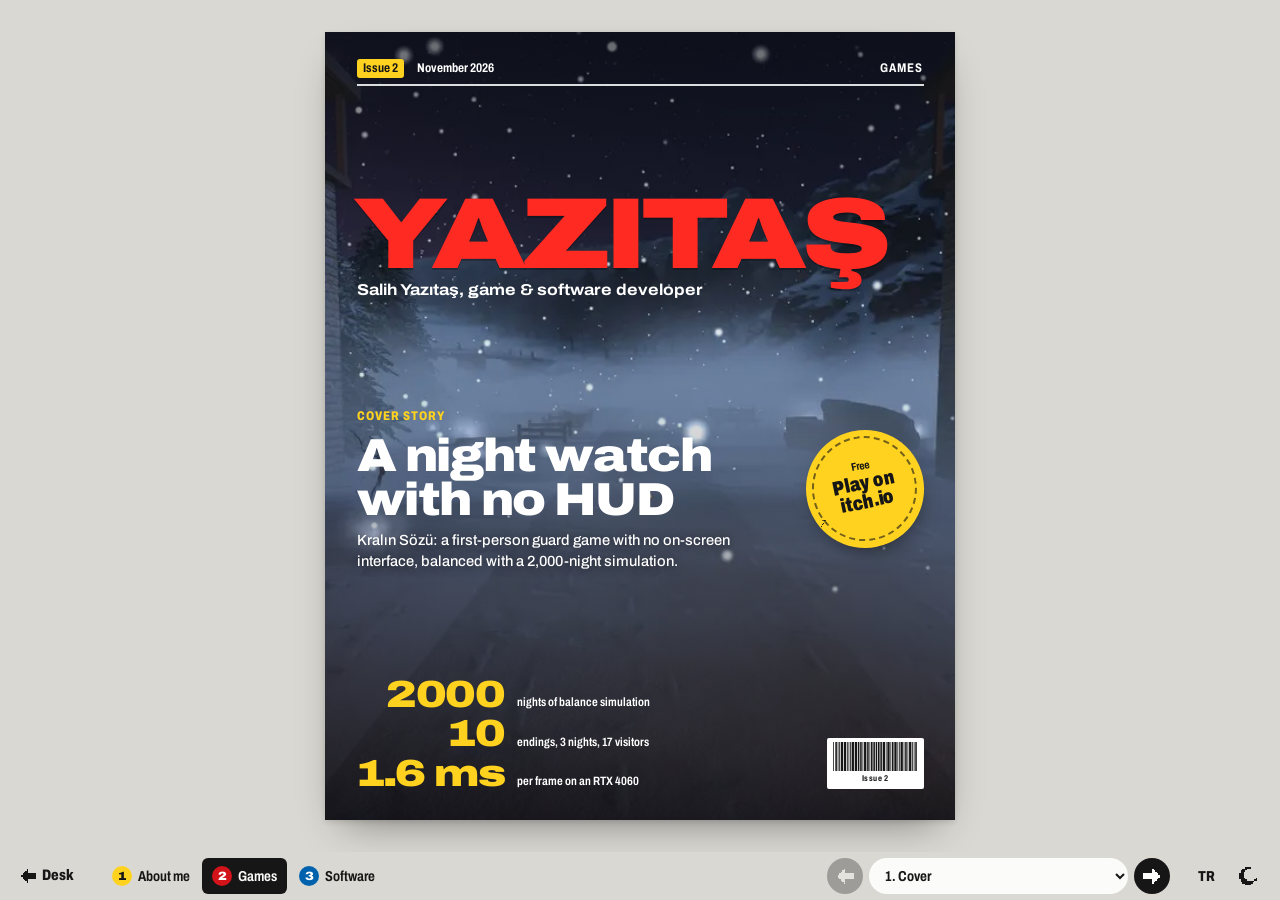
<file: en/games/index.html>
<!doctype html>
<html lang="en" data-theme="light" data-issue="oyun">
<head>
<meta charset="utf-8">
<meta name="viewport" content="width=device-width, initial-scale=1, viewport-fit=cover">
<title>Salih Yazıtaş · Games: Kralın Sözü and more</title>
<meta name="description" content="Games by Salih Yazıtaş: the HUD-less guard game Kralın Sözü, Under the Counter (lead programmer), LAST DAWN, Pati Rotası, jam games and Volpen's games.">
<meta name="author" content="Salih Yazıtaş">
<link rel="canonical" href="https://salihyzts.github.io/en/games/">
<link rel="alternate" hreflang="tr" href="https://salihyzts.github.io/oyun/">
<link rel="alternate" hreflang="en" href="https://salihyzts.github.io/en/games/">
<link rel="alternate" hreflang="x-default" href="https://salihyzts.github.io/oyun/">
<meta name="color-scheme" content="light dark">
<meta name="theme-color" content="#d9d8d2" media="(prefers-color-scheme: light)">
<meta name="theme-color" content="#0e0f11" media="(prefers-color-scheme: dark)">
<meta property="og:type" content="profile">
<meta property="og:site_name" content="Salih Yazıtaş">
<meta property="og:title" content="Salih Yazıtaş · Games: Kralın Sözü and more">
<meta property="og:description" content="Games by Salih Yazıtaş: the HUD-less guard game Kralın Sözü, Under the Counter (lead programmer), LAST DAWN, Pati Rotası, jam games and Volpen's games.">
<meta property="og:url" content="https://salihyzts.github.io/en/games/">
<meta property="og:locale" content="en_US">
<meta property="og:locale:alternate" content="tr_TR">
<meta property="og:image" content="https://salihyzts.github.io/assets/og/og-oyun-en.jpg">
<meta property="og:image:width" content="1200">
<meta property="og:image:height" content="630">
<meta property="og:image:alt" content="YAZITAŞ magazine, Issue 2: Games">
<meta property="profile:first_name" content="Salih">
<meta property="profile:last_name" content="Yazıtaş">
<meta name="twitter:card" content="summary_large_image">
<link rel="icon" href="/assets/favicon.svg" type="image/svg+xml">
<link rel="apple-touch-icon" href="/assets/apple-touch-icon.png">
<link rel="preload" href="/assets/fonts/archivo-normal-latin.woff2" as="font" type="font/woff2" crossorigin>
<link rel="stylesheet" href="/assets/css/fonts.css">
<link rel="stylesheet" href="/assets/css/site.css">
<script>
  // Boyamadan önce temayı ve görünümü uygula (okuyucu ve masa aynı eşiği kullanır)
  (function () {
    var d = document.documentElement, t = null;
    try { t = localStorage.getItem("theme"); } catch (e) {}
    if (t !== "light" && t !== "dark") t = matchMedia("(prefers-color-scheme: dark)").matches ? "dark" : "light";
    d.dataset.theme = t;
    d.classList.add("reader", innerWidth < 720 || innerHeight < 512 ? "app" : "print");
  })();
</script>
<link rel="preload" href="/assets/img/kralin-sozu-gate_view.webp" as="image" type="image/webp">
</head>
<body>
<a class="skip" href="#icindekiler">Skip to content</a>

<header class="topbar">
  <a class="desk-link" href="/en/" data-desk aria-label="Back to the desk with all three issues"><svg class="px" viewBox="0 0 12 12" aria-hidden="true" focusable="false"><path d="M5 1h1v1h-1zM4 2h2v1h-2zM3 3h3v1h-3zM2 4h10v1h-10zM1 5h11v1h-11zM1 6h11v1h-11zM2 7h10v1h-10zM3 8h3v1h-3zM4 9h2v1h-2zM5 10h1v1h-1z"/></svg><span>Desk</span></a>
  <nav class="topnav issues-nav" aria-label="Issues">
    <ul><li><a href="/en/about/"><span class="in-n" aria-hidden="true">1</span><span class="in-name">About me</span></a></li><li><a href="/en/games/" aria-current="page"><span class="in-n" aria-hidden="true">2</span><span class="in-name">Games</span></a></li><li><a href="/en/software/"><span class="in-n" aria-hidden="true">3</span><span class="in-name">Software</span></a></li></ul>
  </nav>
  <nav class="pager" aria-label="Magazine pages">
    <button type="button" class="pager-btn" data-prev aria-label="Previous page" aria-keyshortcuts="ArrowLeft"><svg class="px" viewBox="0 0 12 12" aria-hidden="true" focusable="false"><path d="M5 1h1v1h-1zM4 2h2v1h-2zM3 3h3v1h-3zM2 4h10v1h-10zM1 5h11v1h-11zM1 6h11v1h-11zM2 7h10v1h-10zM3 8h3v1h-3zM4 9h2v1h-2zM5 10h1v1h-1z"/></svg></button>
    <label class="pager-jump"><span class="sr">Go to page</span>
      <select data-jump><option value="1">1. Cover</option><option value="2">2. Contents</option><option value="3">3. From the game desk</option><option value="4">4. Kralın Sözü</option><option value="5">5. Kralın Sözü (2)</option><option value="6">6. Kralın Sözü: How it plays</option><option value="7">7. Kralın Sözü: Making of</option><option value="8">8. Under the Counter</option><option value="9">9. LAST DAWN</option><option value="10">10. Pati Rotası</option><option value="11">11. Let's Cook a Mask, The Rolling Pizz</option><option value="12">12. In brief: jam and team games</option><option value="13">13. Community: the club and jams</option><option value="14">14. Back cover</option></select>
    </label>
    <button type="button" class="pager-btn" data-next aria-label="Next page" aria-keyshortcuts="ArrowRight"><svg class="px" viewBox="0 0 12 12" aria-hidden="true" focusable="false"><path d="M6 1h1v1h-1zM6 2h2v1h-2zM6 3h3v1h-3zM0 4h10v1h-10zM0 5h11v1h-11zM0 6h11v1h-11zM0 7h10v1h-10zM6 8h3v1h-3zM6 9h2v1h-2zM6 10h1v1h-1z"/></svg></button>
    <p class="sr" aria-live="polite" data-status></p>
  </nav>
  <div class="tools">
    <a class="tool" href="/oyun/" hreflang="tr" lang="tr" aria-label="Türkçe">TR</a>
    <button type="button" class="tool" data-theme-toggle aria-label="Day or night edition"><svg class="px only-dark" viewBox="0 0 12 12" aria-hidden="true" focusable="false"><path d="M5 0h2v1h-2zM1 1h1v1h-1zM5 1h2v1h-2zM10 1h1v1h-1zM2 2h1v1h-1zM9 2h1v1h-1zM4 3h4v1h-4zM3 4h6v1h-6zM0 5h2v1h-2zM3 5h6v1h-6zM10 5h2v1h-2zM0 6h2v1h-2zM3 6h6v1h-6zM10 6h2v1h-2zM3 7h6v1h-6zM4 8h4v1h-4zM2 9h1v1h-1zM9 9h1v1h-1zM1 10h1v1h-1zM5 10h2v1h-2zM10 10h1v1h-1zM5 11h2v1h-2z"/></svg><svg class="px only-light" viewBox="0 0 12 12" aria-hidden="true" focusable="false"><path d="M4 0h4v1h-4zM2 1h3v1h-3zM1 2h3v1h-3zM1 3h2v1h-2zM0 4h3v1h-3zM0 5h3v1h-3zM0 6h3v1h-3zM0 7h4v1h-4zM11 7h1v1h-1zM1 8h4v1h-4zM10 8h2v1h-2zM1 9h9v1h-9zM2 10h7v1h-7zM4 11h4v1h-4z"/></svg></button>
  </div>
</header>

<main id="main" class="book" aria-label="Magazine pages" data-total="14"><div class="world">
  <section class="page page--cover cover--oyun page--right" id="kapak" data-page="1" role="group" aria-roledescription="page" aria-label="Cover, 1 / 14">
    <div class="page-inner">
      <img class="cover-art" src="/assets/img/kralin-sozu-gate_view.webp" width="1200" height="675" alt="Kralın Sözü: the gate between two watchtowers on a snowy night" fetchpriority="high">
      <div class="cover-inner">
        <p class="cover-issue"><span>Issue 2</span><span>November 2026</span><span class="cover-issue-name">Games</span></p>
        <h1 class="masthead"><span class="masthead-word" lang="tr" translate="no" aria-hidden="true">YAZITAŞ</span><span class="cover-name"><span lang="tr">Salih Yazıtaş</span>, game & software developer<span class="sr"> · Issue 2: Games</span></span></h1>
        <a class="cover-story" href="#kralin-sozu"><span class="cover-kicker">Cover story</span><span class="cover-title">A night watch with no HUD</span><span class="cover-deck">Kralın Sözü: a first-person guard game with no on-screen interface, balanced with a 2,000-night simulation.</span></a>
        <ul class="cover-lines">
          <li><a class="cover-line" href="#kralin-sozu-yapim"><span class="cl-big">2000</span><span class="cl-text">nights of balance simulation</span></a></li>
          <li><a class="cover-line" href="#kralin-sozu-oyun"><span class="cl-big">10</span><span class="cl-text">endings, 3 nights, 17 visitors</span></a></li>
          <li><a class="cover-line" href="#kralin-sozu-yapim"><span class="cl-big">1.6 ms</span><span class="cl-text">per frame on an RTX 4060</span></a></li>
        </ul>
        <a class="sticker" href="https://salihyzts.itch.io/kralin-sozu" target="_blank" rel="noopener"><span class="sticker-top">Free</span><span class="sticker-main">Play on itch.io</span><svg class="px px--ext" viewBox="0 0 12 12" aria-hidden="true" focusable="false"><path d="M6 0h6v1h-6zM10 1h2v1h-2zM9 2h1v1h-1zM11 2h1v1h-1zM8 3h1v1h-1zM11 3h1v1h-1zM7 4h1v1h-1zM11 4h1v1h-1zM6 5h1v1h-1zM5 6h1v1h-1zM4 7h1v1h-1z"/></svg><span class="sr">(opens in a new tab)</span></a>
        <div class="barcode" aria-hidden="true"><svg class="barcode-bars" viewBox="0 0 109 40" preserveAspectRatio="none" aria-hidden="true"><rect x="0" y="0" width="1" height="40"/><rect x="3" y="0" width="2" height="40"/><rect x="6" y="0" width="1" height="40"/><rect x="8" y="0" width="1" height="40"/><rect x="10" y="0" width="3" height="40"/><rect x="14" y="0" width="3" height="40"/><rect x="18" y="0" width="1" height="40"/><rect x="20" y="0" width="1" height="40"/><rect x="22" y="0" width="1" height="40"/><rect x="24" y="0" width="3" height="40"/><rect x="28" y="0" width="3" height="40"/><rect x="32" y="0" width="2" height="40"/><rect x="35" y="0" width="2" height="40"/><rect x="38" y="0" width="1" height="40"/><rect x="40" y="0" width="3" height="40"/><rect x="44" y="0" width="2" height="40"/><rect x="47" y="0" width="1" height="40"/><rect x="49" y="0" width="2" height="40"/><rect x="52" y="0" width="2" height="40"/><rect x="55" y="0" width="2" height="40"/><rect x="58" y="0" width="2" height="40"/><rect x="61" y="0" width="2" height="40"/><rect x="64" y="0" width="3" height="40"/><rect x="68" y="0" width="1" height="40"/><rect x="70" y="0" width="3" height="40"/><rect x="74" y="0" width="1" height="40"/><rect x="76" y="0" width="2" height="40"/><rect x="79" y="0" width="3" height="40"/><rect x="83" y="0" width="1" height="40"/><rect x="85" y="0" width="1" height="40"/><rect x="87" y="0" width="3" height="40"/><rect x="91" y="0" width="1" height="40"/><rect x="93" y="0" width="2" height="40"/><rect x="96" y="0" width="1" height="40"/><rect x="98" y="0" width="3" height="40"/><rect x="102" y="0" width="1" height="40"/><rect x="104" y="0" width="1" height="40"/><rect x="106" y="0" width="2" height="40"/></svg><span>Issue 2</span></div>
      </div></div>
  </section>
  <section class="page page--contents sec--ink page--left" id="icindekiler" data-page="2" role="group" aria-roledescription="page" aria-label="Contents, 2 / 14">
    <div class="page-inner">
      <h2 class="toc-title">Contents</h2>
      <ol class="toc-rows">
          <li><a href="#editor"><span class="toc-pg">3</span><span class="toc-t"><span class="toc-name">From the game desk</span></span></a></li>
          <li class="toc-cover-row"><a href="#kralin-sozu"><span class="toc-pg">4</span><span class="toc-t"><span class="toc-k">Cover story</span><span class="toc-name"><span translate="no" lang="tr">Kralın Sözü</span></span><span class="toc-sub">Solo game</span></span></a></li>
          <li><a href="#kralin-sozu-oyun"><span class="toc-pg">6</span><span class="toc-t"><span class="toc-name">How it plays</span><span class="toc-sub"><span translate="no">Kralın Sözü</span></span></span></a></li>
          <li><a href="#kralin-sozu-yapim"><span class="toc-pg">7</span><span class="toc-t"><span class="toc-name">Making of</span><span class="toc-sub"><span translate="no">Kralın Sözü</span></span></span></a></li>
          <li><a href="#under-the-counter"><span class="toc-pg">8</span><span class="toc-t"><span class="toc-name"><span translate="no" lang="en">Under the Counter</span></span><span class="toc-sub">Team game, lead programmer</span></span></a></li>
          <li><a href="#last-dawn"><span class="toc-pg">9</span><span class="toc-t"><span class="toc-name"><span translate="no" lang="en">LAST DAWN</span></span><span class="toc-sub">Volpen team game, software &amp; marketing</span></span></a></li>
          <li><a href="#pati-rotasi"><span class="toc-pg">10</span><span class="toc-t"><span class="toc-name"><span translate="no" lang="tr">Pati Rotası</span></span><span class="toc-sub">Mobile game</span></span></a></li>
          <li><a href="#lets-cook-a-mask-ve-the-rolling-pizz"><span class="toc-pg">11</span><span class="toc-t"><span class="toc-name"><span translate="no">Let's Cook a Mask</span> and <span translate="no">The Rolling Pizz</span></span><span class="toc-sub">Global Game Jam 2026, team game</span></span></a></li>
          <li><a href="#oyun-kisa"><span class="toc-pg">12</span><span class="toc-t"><span class="toc-name">In brief: jam and team games</span><span class="toc-sub" translate="no">ColorLand, ÜçKKeNİci, Ağaçlaştırılmış Elma, EcoBuddy</span></span></a></li>
          <li><a href="#topluluk"><span class="toc-pg">13</span><span class="toc-t"><span class="toc-name">Community: the club and jams</span><span class="toc-sub">The Game Design Club and jams</span></span></a></li>
      </ol>
      <section class="toc-shelf" aria-labelledby="toc-shelf-h">
        <h3 class="toc-shelf-h" id="toc-shelf-h">Other issues on the desk</h3>
        <ul class="shelf">
        <li><a class="shelf-card shelf--ben" href="/en/about/"><span class="shelf-n">Issue 1</span><span class="shelf-name">About me</span><span class="shelf-deck">Profile, work, school and community, skills and CV.</span></a></li>
        <li><a class="shelf-card shelf--yazilim" href="/en/software/"><span class="shelf-n">Issue 3</span><span class="shelf-name">Software</span><span class="shelf-deck">MyEverythingList, the Parsel internship, open-source tools and cafe work.</span></a></li>
      </ul>
      </section></div>
    <footer class="page-foot" aria-hidden="true"><span class="page-run"><span translate="no">YAZITAŞ</span> · Issue 2 · Games</span><span class="page-no">2</span></footer>
  </section>
  <section class="page page--editor sec--game page--right" id="editor" data-page="3" role="group" aria-roledescription="page" aria-label="From the game desk, 3 / 14">
    <div class="page-inner">
      <img class="editor-photo" src="/assets/img/salih.webp" width="480" height="480" alt="Photo of Salih Yazıtaş" loading="lazy" decoding="async">
      <h2 class="editor-title">From the game desk</h2>
      <div class="editor-text"><p>This issue is about games. On the cover is Kralın Sözü, which I made on my own: a guard game based on a folk tale, with not a single gauge on screen.</p><p>Then come the team games: Under the Counter, where I'm lead programmer, LAST DAWN, where I run software and marketing at Volpen, and the games we made at jams. All in Unity and C#.</p></div>
      <p class="editor-sign">Salih Yazıtaş, editor-in-chief</p>
      
      <dl class="editor-nums"><div><dt>game projects</dt><dd>10</dd></div><div><dt>jams: GGJ, Yıldız, Troia</dt><dd>3</dd></div><div><dt>scripts, Under the Counter</dt><dd>88</dd></div><div><dt>club games, Oyun Vitrini</dt><dd>21</dd></div></dl></div>
    <footer class="page-foot" aria-hidden="true"><span class="page-run"><span translate="no">YAZITAŞ</span> · Issue 2 · Games</span><span class="page-no">3</span></footer>
  </section>
  <section class="page page--feature-a sec--game page--left" id="kralin-sozu" data-page="4" role="group" aria-roledescription="page" aria-label="Kralın Sözü, 4 / 14">
    <div class="page-inner">
      <header class="sec-band" id="oyun"><p class="sec-band-title">Games</p><p class="sec-band-deck">Games I made in Unity and C#: solo, with a team and at jams.</p></header>
      <figure class="fa-art"><img src="/assets/img/kralin-sozu-gate_view.webp" width="1200" height="675" alt="Kralın Sözü: the gate between two watchtowers on a snowy night" loading="lazy" decoding="async"></figure>
      <p class="fig">Fig. 1. Kralın Sözü: the gate between two watchtowers on a snowy night</p>
      <div class="fa-head"><h2 class="rv-title" translate="no" lang="tr">Kralın Sözü<span class="rv-sub" lang="en">The King's Promise</span></h2><p class="rv-deck">A first-person guard game based on a folk tale, with no on-screen interface. You're the sentry the king forgot, holding the gate for three winter nights.</p></div></div>
    <footer class="page-foot" aria-hidden="true"><span class="page-run"><span translate="no">YAZITAŞ</span> · Issue 2 · Games</span><span class="page-no">4</span></footer>
  </section>
  <section class="page page--feature-b sec--game page--right" id="kralin-sozu-2" data-page="5" role="group" aria-roledescription="page" aria-label="Kralın Sözü (2), 5 / 14">
    <div class="page-inner"><blockquote class="pull"><p>It wasn't the cold that killed me. It was your promise.</p><cite>The note found by the frozen sentry, from the game's story</cite></blockquote><div class="rv-body"><p>The whole scene is built in code. The rules live in a core that doesn't depend on Unity.</p><p>Tuned with a 2,000-night balance simulation; automated test bots run without opening a window.</p></div>
      <ul class="rv-gallery"><li><img src="/assets/img/kralin-sozu-papers.webp" width="1200" height="675" alt="Checking a visitor's papers" loading="lazy" decoding="async"></li><li><img src="/assets/img/kralin-sozu-wolves.webp" width="1200" height="675" alt="Wolves approaching in the dark" loading="lazy" decoding="async"></li><li><img src="/assets/img/kralin-sozu-king_promise.webp" width="1200" height="675" alt="The moment the king makes his promise" loading="lazy" decoding="async"></li></ul>
      
          <aside class="spec" aria-label="Fact file: Kralın Sözü">
            <p class="spec-h">Fact file</p>
            <dl class="spec-list">
              <div><dt>Type and role</dt><dd>Solo game</dd></div>
              <div><dt>Date</dt><dd>Oct 2026</dd></div>
              <div><dt>Tech</dt><dd>Unity 6, C#, Vulkan, Windows, Linux</dd></div>
            </dl>
            <p class="spec-h">By the numbers</p>
            <dl class="spec-nums"><div><dt>Nights</dt><dd>3</dd></div><div><dt>Visitor types</dt><dd>17</dd></div><div><dt>Endings</dt><dd>10</dd></div><div><dt>Balance simulation</dt><dd>2,000 nights</dd></div><div><dt>Frame time (RTX 4060, 1080p)</dt><dd>1.6 ms</dd></div></dl>
          </aside>
          <p class="rv-links"><a class="btn btn--solid" href="https://salihyzts.itch.io/kralin-sozu" target="_blank" rel="noopener">Play on itch.io<svg class="px px--ext" viewBox="0 0 12 12" aria-hidden="true" focusable="false"><path d="M6 0h6v1h-6zM10 1h2v1h-2zM9 2h1v1h-1zM11 2h1v1h-1zM8 3h1v1h-1zM11 3h1v1h-1zM7 4h1v1h-1zM11 4h1v1h-1zM6 5h1v1h-1zM5 6h1v1h-1zM4 7h1v1h-1z"/></svg><span class="sr">(opens in a new tab)</span></a><a class="btn" href="https://github.com/SalihYzts/kralin-sozu" target="_blank" rel="noopener">Source code<svg class="px px--ext" viewBox="0 0 12 12" aria-hidden="true" focusable="false"><path d="M6 0h6v1h-6zM10 1h2v1h-2zM9 2h1v1h-1zM11 2h1v1h-1zM8 3h1v1h-1zM11 3h1v1h-1zM7 4h1v1h-1zM11 4h1v1h-1zM6 5h1v1h-1zM5 6h1v1h-1zM4 7h1v1h-1z"/></svg><span class="sr">(opens in a new tab)</span></a></p></div>
    <footer class="page-foot" aria-hidden="true"><span class="page-run"><span translate="no">YAZITAŞ</span> · Issue 2 · Games</span><span class="page-no">5</span></footer>
  </section>
  <section class="page page--notes sec--game page--left" id="kralin-sozu-oyun" data-page="6" role="group" aria-roledescription="page" aria-label="Kralın Sözü: How it plays, 6 / 14">
    <div class="page-inner">
      <p class="notes-kicker" translate="no" lang="tr">Kralın Sözü</p>
      <h2 class="feature-title">How it plays</h2>
      <p class="feature-deck">No bars or numbers on screen. You read everything from the world.</p>
      
      <ol class="notes-list notes-list--play">
        <li><h3 class="notes-h">Question</h3><p>Ask for a name, where they came from and why. Check the seal, the wax colour, the moon stamp and the approving clerk against the order board.</p></li>
        <li><h3 class="notes-h">Open or turn away</h3><p>Turning away an honest courier costs as much as letting a traitor in.</p></li>
        <li><h3 class="notes-h">Keep warm</h3><p>You feel the cold in your breath, the frost creeping in at the edges and your heartbeat. Wood is scarce. Traitors offer wine and furs; take them and the men on the walls will see.</p></li>
        <li><h3 class="notes-h">Listen to the dark</h3><p>Howling from the forest means wolves; torches on the frozen river mean bandits. Face the right way and sound the horn, and the archers loose their arrows.</p></li>
        <li><h3 class="notes-h">Keep their trust</h3><p>If the guards in the towers stop trusting you, they turn their crossbows on you.</p></li>
      </ol>
      
      <table class="notes-table">
        <caption>Three nights</caption>
        <tbody><tr><th scope="row">Night I · The promise</th><td>The king promises warm clothes. Sounds of a feast drift from the castle.</td></tr><tr><th scope="row">Night II · Another promise</th><td>“I forgot you, didn't I?” This time he promises his own fur.</td></tr><tr><th scope="row">Night III · The last promise</th><td>A blizzard, frequent attacks and traitors carrying two clues. After midnight a palace servant comes to the gate holding a fur…</td></tr></tbody>
      </table></div>
    <footer class="page-foot" aria-hidden="true"><span class="page-run"><span translate="no">YAZITAŞ</span> · Issue 2 · Games</span><span class="page-no">6</span></footer>
  </section>
  <section class="page page--notes sec--game page--right" id="kralin-sozu-yapim" data-page="7" role="group" aria-roledescription="page" aria-label="Kralın Sözü: Making of, 7 / 14">
    <div class="page-inner">
      <p class="notes-kicker" translate="no" lang="tr">Kralın Sözü</p>
      <h2 class="feature-title">Making of</h2>
      <p class="feature-deck">A one-person project: code, balance and performance.</p>
      
      <dl class="notes-nums"><div><dt>endings and interim dawns</dt><dd>10 + 2</dd></div><div><dt>achievements</dt><dd>14</dd></div><div><dt>nights of balance simulation</dt><dd>2,000</dd></div><div><dt>per frame, RTX 4060</dt><dd>1.6 ms</dd></div></dl>
      <ol class="notes-list notes-list--notes">
        <li><h3 class="notes-h">A scene built in code</h3><p>The whole scene is built in code. The rules live in a core that doesn't depend on Unity.</p></li>
        <li><h3 class="notes-h">2,000 nights of balance</h3><p>I tuned the difficulty with a 2,000-night simulation and built automated test bots that run without opening a window.</p></li>
        <li><h3 class="notes-h">No clock</h3><p>The moon tells the time: it rises behind the mountains on the right and is overhead at midnight. A castle bell rings on the hour.</p></li>
        <li><h3 class="notes-h">Made to adjust</h3><p>Three difficulty levels, key remapping, controller support and subtitle size. Instead of voice acting, every character has its own speech blip.</p></li>
        <li><h3 class="notes-h">Fast</h3><p>Built with Vulkan. Average frame time on an RTX 4060 at 1080p, High: 1.6 ms.</p></li>
      </ol>
      
      <div class="notes-figs notes-figs--2"><figure><img src="/assets/img/kralin-sozu-volley.webp" width="1200" height="675" alt="Sound the horn and the archers loose arrows into the dark" loading="lazy" decoding="async"><figcaption class="fig">Sound the horn and the archers loose arrows into the dark</figcaption></figure><figure><img src="/assets/img/kralin-sozu-sky-midnight.webp" width="1200" height="675" alt="Midnight: the moon right above the towers" loading="lazy" decoding="async"><figcaption class="fig">Midnight: the moon right above the towers</figcaption></figure></div></div>
    <footer class="page-foot" aria-hidden="true"><span class="page-run"><span translate="no">YAZITAŞ</span> · Issue 2 · Games</span><span class="page-no">7</span></footer>
  </section>
  <section class="page page--solo sec--game page--left" id="under-the-counter" data-page="8" role="group" aria-roledescription="page" aria-label="Under the Counter, 8 / 14">
    <div class="page-inner">
      <p class="solo-kicker">Team game, lead programmer · Since Jul 2026</p>
      <h2 class="rv-title" id="under-the-counter-h" translate="no" lang="en">Under the Counter</h2>
      <p class="rv-deck">A dark-humour first-person shop sim: you run a small 2000s shop selling bootleg CDs. Target: a Steam Next Fest demo.</p>
      <figure class="rv-frame solo-frame"><div class="rv-art"><svg class="art" viewBox="0 0 320 200" role="img" aria-label="Drawing of a shop counter, CDs and a suspicion meter">
      <g fill="none" stroke="currentColor" stroke-width="2">
        <path d="M20 150h280M20 150v34M300 150v34M40 120h240v30H40z"/>
        <circle cx="96" cy="96" r="24"/><circle cx="96" cy="96" r="5"/>
        <circle cx="150" cy="104" r="16"/><circle cx="150" cy="104" r="3"/>
        <path d="M196 70h56v50h-56zM204 80h40M204 90h28"/>
        <path d="M30 24h120v14H30z"/>
      </g>
      <path d="M32 26h78v10H32z" fill="currentColor"/>
      <text x="160" y="35" fill="currentColor" font-family="IBM Plex Mono, monospace" font-size="11">SUSPICION</text>
      <text x="196" y="138" fill="currentColor" font-family="IBM Plex Mono, monospace" font-size="11">₺ 2000s</text>
    </svg></div></figure>
      <div class="solo-cols">
        <div class="rv-body rv-body--nocap"><p><b class="runin">I write the game's</b> systems: the economy, impatient customers, police raids driven by a suspicion meter and shopping from an in-game computer.</p><p>I built a crash-safe save system and TR/EN localization. Most of the team's commits are mine.</p><p>The game has 88 runtime scripts and 28 editor tools that speed up the team's work. The goal is a demo at Steam Next Fest.</p></div>
        <aside class="solo-side" aria-label="Fact file: Under the Counter">
          <ul class="duo-stats" aria-label="By the numbers"><li><b>88</b> Runtime scripts</li><li><b>28</b> Editor tools</li></ul>
          <p class="solo-team">Team of 3</p>
          <p class="duo-tech">Unity 6, URP, NavMesh, Input System, C#</p>
          
        </aside>
      </div></div>
    <footer class="page-foot" aria-hidden="true"><span class="page-run"><span translate="no">YAZITAŞ</span> · Issue 2 · Games</span><span class="page-no">8</span></footer>
  </section>
  <section class="page page--solo sec--game page--right" id="last-dawn" data-page="9" role="group" aria-roledescription="page" aria-label="LAST DAWN, 9 / 14">
    <div class="page-inner">
      <p class="solo-kicker">Volpen team game, software &amp; marketing · In development</p>
      <h2 class="rv-title" id="last-dawn-h" translate="no" lang="en">LAST DAWN</h2>
      <p class="rv-deck">A post-apocalyptic PC game that mixes survival and base building: scavenge by day, defend your base by night.</p>
      <figure class="rv-frame solo-frame"><img src="/assets/img/last-dawn.webp" width="960" height="600" alt="Home screen of the LAST DAWN promo site" style="object-position:0% 45%" loading="lazy" decoding="async"></figure>
      <div class="solo-cols">
        <div class="rv-body rv-body--nocap"><p><b class="runin">I'm on the software</b> and marketing side of the project.</p><p>I built the promo site: a day/night switch changes the whole palette, and it has a trailer and an in-engine gallery.</p><p>The game will be announced there too once its Steam page opens.</p></div>
        <aside class="solo-side" aria-label="Fact file: LAST DAWN">
          
          <p class="solo-team">Team of 5, Volpen</p>
          <p class="duo-tech">Unity, C#, HTML, CSS</p>
          
          <p class="rv-links"><a class="btn btn--solid" href="https://salihyzts.github.io/Last-Down-WEB/" target="_blank" rel="noopener">Open the site<svg class="px px--ext" viewBox="0 0 12 12" aria-hidden="true" focusable="false"><path d="M6 0h6v1h-6zM10 1h2v1h-2zM9 2h1v1h-1zM11 2h1v1h-1zM8 3h1v1h-1zM11 3h1v1h-1zM7 4h1v1h-1zM11 4h1v1h-1zM6 5h1v1h-1zM5 6h1v1h-1zM4 7h1v1h-1z"/></svg><span class="sr">(opens in a new tab)</span></a></p>
        </aside>
      </div></div>
    <footer class="page-foot" aria-hidden="true"><span class="page-run"><span translate="no">YAZITAŞ</span> · Issue 2 · Games</span><span class="page-no">9</span></footer>
  </section>
  <section class="page page--solo sec--game page--left" id="pati-rotasi" data-page="10" role="group" aria-roledescription="page" aria-label="Pati Rotası, 10 / 14">
    <div class="page-inner">
      <p class="solo-kicker">Mobile game · 2026</p>
      <h2 class="rv-title" id="pati-rotasi-h" translate="no" lang="tr">Pati Rotası</h2>
      <p class="rv-deck">A mobile game that gets you walking. Photograph street cats to build a collection, clear the fog on the map as you walk, and turn your steps into food points for animal shelters.</p>
      <figure class="rv-frame solo-frame"><img src="/assets/img/pati-rotasi.webp" width="960" height="748" alt="Pati Rotası promo screen with two phone screenshots" style="object-position:0% 50%" loading="lazy" decoding="async"></figure>
      <div class="solo-cols">
        <div class="rv-body rv-body--nocap"><p><b class="runin">32 cat breeds, rarity</b> levels and neighbourhood albums.</p><p>I added a step counter, streaks, daily quests and badges.</p><p>I wanted to see whether game mechanics can nudge people toward a real habit like getting outside. The Android APK is on GitHub.</p></div>
        <aside class="solo-side" aria-label="Fact file: Pati Rotası">
          
          
          <p class="duo-tech">Expo, React Native, Leaflet</p>
          
          <p class="rv-links"><a class="btn btn--solid" href="https://github.com/SalihYzts/pati-rotasi" target="_blank" rel="noopener">Source code<svg class="px px--ext" viewBox="0 0 12 12" aria-hidden="true" focusable="false"><path d="M6 0h6v1h-6zM10 1h2v1h-2zM9 2h1v1h-1zM11 2h1v1h-1zM8 3h1v1h-1zM11 3h1v1h-1zM7 4h1v1h-1zM11 4h1v1h-1zM6 5h1v1h-1zM5 6h1v1h-1zM4 7h1v1h-1z"/></svg><span class="sr">(opens in a new tab)</span></a></p>
        </aside>
      </div></div>
    <footer class="page-foot" aria-hidden="true"><span class="page-run"><span translate="no">YAZITAŞ</span> · Issue 2 · Games</span><span class="page-no">10</span></footer>
  </section>
  <section class="page page--duo sec--game page--right" id="lets-cook-a-mask-ve-the-rolling-pizz" data-page="11" role="group" aria-roledescription="page" aria-label="Let's Cook a Mask, The Rolling Pizz, 11 / 14">
    <div class="page-inner">
      <article class="duo" id="lets-cook-a-mask" aria-labelledby="lets-cook-a-mask-h">
        <div class="rv-frame duo-frame"><img class="is-contain" src="/assets/img/lets-cook-a-mask.webp" width="960" height="600" alt="Let's Cook a Mask logo: two theatre masks in a frying pan" loading="lazy" decoding="async"></div>
        <div class="duo-text">
          <h3 class="rv-title" id="lets-cook-a-mask-h" translate="no" lang="en">Let's Cook a Mask</h3>
          <p class="duo-meta">Global Game Jam 2026, team game, 2026</p>
          <p class="rv-deck">In a world of hidden faces you craft identities: listen to each customer's whispers and cook the mask that gives them the power they want.</p>
          <div class="rv-body rv-body--nocap"><p><b class="runin">We finished it as</b> a team within the jam at Global Game Jam 2026, Istanbul @BUG.</p></div>
          
          <p class="duo-tech">Unity, C#, HTML5</p>
          
          <p class="rv-links"><a class="btn btn--solid" href="https://ew0ue.itch.io/lets-cook-a-mask" target="_blank" rel="noopener">Play on itch.io<svg class="px px--ext" viewBox="0 0 12 12" aria-hidden="true" focusable="false"><path d="M6 0h6v1h-6zM10 1h2v1h-2zM9 2h1v1h-1zM11 2h1v1h-1zM8 3h1v1h-1zM11 3h1v1h-1zM7 4h1v1h-1zM11 4h1v1h-1zM6 5h1v1h-1zM5 6h1v1h-1zM4 7h1v1h-1z"/></svg><span class="sr">(opens in a new tab)</span></a><a class="btn" href="https://github.com/SalihYzts/GGJ-2026-BUG-Ne-Yapsak-Yahu" target="_blank" rel="noopener">Source code<svg class="px px--ext" viewBox="0 0 12 12" aria-hidden="true" focusable="false"><path d="M6 0h6v1h-6zM10 1h2v1h-2zM9 2h1v1h-1zM11 2h1v1h-1zM8 3h1v1h-1zM11 3h1v1h-1zM7 4h1v1h-1zM11 4h1v1h-1zM6 5h1v1h-1zM5 6h1v1h-1zM4 7h1v1h-1z"/></svg><span class="sr">(opens in a new tab)</span></a></p>
        </div>
      </article>
      <article class="duo" id="the-rolling-pizz" aria-labelledby="the-rolling-pizz-h">
        <div class="rv-frame duo-frame"><img src="/assets/img/the-rolling-pizz.webp" width="960" height="600" alt="The Rolling Pizz: a pizza rolling between colourful buildings" loading="lazy" decoding="async"></div>
        <div class="duo-text">
          <h3 class="rv-title" id="the-rolling-pizz-h" translate="no" lang="en">The Rolling Pizz</h3>
          <p class="duo-meta">Yıldız Jam 2026, Unity developer, 2026 · Team of 4: Kozalak Çamları</p>
          <p class="rv-deck">Help a pizza that got cut in half in its sleep escape the table; some obstacles need the whole pizza, others two halves. I programmed the game in Unity for team Kozalak Çamları.</p>
          <div class="rv-body rv-body--nocap"><p><b class="runin">We put a single</b> mechanic, splitting and merging, at the centre and built every level around it.</p></div>
          
          <p class="duo-tech">Unity, C#</p>
          
          <p class="rv-links"><a class="btn btn--solid" href="https://tce81.itch.io/the-rolling-pizz" target="_blank" rel="noopener">Play on itch.io<svg class="px px--ext" viewBox="0 0 12 12" aria-hidden="true" focusable="false"><path d="M6 0h6v1h-6zM10 1h2v1h-2zM9 2h1v1h-1zM11 2h1v1h-1zM8 3h1v1h-1zM11 3h1v1h-1zM7 4h1v1h-1zM11 4h1v1h-1zM6 5h1v1h-1zM5 6h1v1h-1zM4 7h1v1h-1z"/></svg><span class="sr">(opens in a new tab)</span></a></p>
        </div>
      </article></div>
    <footer class="page-foot" aria-hidden="true"><span class="page-run"><span translate="no">YAZITAŞ</span> · Issue 2 · Games</span><span class="page-no">11</span></footer>
  </section>
  <section class="page page--briefs sec--game page--left" id="oyun-kisa" data-page="12" role="group" aria-roledescription="page" aria-label="In brief: jam and team games, 12 / 14">
    <div class="page-inner">
      <h2 class="briefs-title">In brief: jam and team games</h2>
      <ul class="brief-list brief-list--four">
        <li class="brief" id="colorland">
          <div class="brief-frame"><img src="/assets/img/colorland.webp" width="960" height="600" alt="ColorLand: a grey stone room with a red door" loading="lazy" decoding="async"></div>
          <div class="brief-text">
            <h3 class="brief-title brief-title--keep" translate="no" lang="en">ColorLand</h3>
            
            <p class="brief-meta">Volpen, 1 week. My first 3D project</p>
            <p class="brief-pitch">The world's colours have been stolen. Explore the station, solve the puzzles and bring the light back.</p>
            <p class="brief-links"><a href="https://volpentr.itch.io/colorland" target="_blank" rel="noopener">Play on itch.io<svg class="px px--ext" viewBox="0 0 12 12" aria-hidden="true" focusable="false"><path d="M6 0h6v1h-6zM10 1h2v1h-2zM9 2h1v1h-1zM11 2h1v1h-1zM8 3h1v1h-1zM11 3h1v1h-1zM7 4h1v1h-1zM11 4h1v1h-1zM6 5h1v1h-1zM5 6h1v1h-1zM4 7h1v1h-1z"/></svg><span class="sr">(opens in a new tab)</span></a></p>
          </div>
        </li>
        <li class="brief" id="uckkenici">
          <div class="brief-frame"><img src="/assets/img/uckkenici.webp" width="960" height="600" alt="ÜçKKeNİci: a triangle with two angles and four answer options" loading="lazy" decoding="async"></div>
          <div class="brief-text">
            <h3 class="brief-title brief-title--keep" translate="no" lang="tr">ÜçKKeNİci</h3>
            
            <p class="brief-meta">Volpen, 2 days</p>
            <p class="brief-pitch">An endless game that turns maths into play: find the triangle's missing angle and pick it before time runs out.</p>
            <p class="brief-links"><a href="https://volpentr.itch.io/uckkenci" target="_blank" rel="noopener">Play on itch.io<svg class="px px--ext" viewBox="0 0 12 12" aria-hidden="true" focusable="false"><path d="M6 0h6v1h-6zM10 1h2v1h-2zM9 2h1v1h-1zM11 2h1v1h-1zM8 3h1v1h-1zM11 3h1v1h-1zM7 4h1v1h-1zM11 4h1v1h-1zM6 5h1v1h-1zM5 6h1v1h-1zM4 7h1v1h-1z"/></svg><span class="sr">(opens in a new tab)</span></a><a href="https://github.com/SalihYzts/UcgenIci" target="_blank" rel="noopener">Source code<svg class="px px--ext" viewBox="0 0 12 12" aria-hidden="true" focusable="false"><path d="M6 0h6v1h-6zM10 1h2v1h-2zM9 2h1v1h-1zM11 2h1v1h-1zM8 3h1v1h-1zM11 3h1v1h-1zM7 4h1v1h-1zM11 4h1v1h-1zM6 5h1v1h-1zM5 6h1v1h-1zM4 7h1v1h-1z"/></svg><span class="sr">(opens in a new tab)</span></a></p>
          </div>
        </li>
        <li class="brief" id="agaclastirilmis-elma">
          <div class="brief-frame"><img src="/assets/img/agaclastirilmis-elma.webp" width="960" height="600" alt="Ağaçlaştırılmış Elma: illustration of a fox and an old woman waiting for an apple pie" loading="lazy" decoding="async"></div>
          <div class="brief-text">
            <h3 class="brief-title brief-title--long" translate="no" lang="tr">Ağaçlaştırılmış Elma</h3>
            
            <p class="brief-meta">Volpen, 2 months. Code, project lead and story</p>
            <p class="brief-pitch">An apple's journey from seed to tree: help Kiki the fox grow it. An educational clicker game.</p>
            <p class="brief-links"><a href="https://volpentr.itch.io/agaclastirilmiselma" target="_blank" rel="noopener">Play on itch.io<svg class="px px--ext" viewBox="0 0 12 12" aria-hidden="true" focusable="false"><path d="M6 0h6v1h-6zM10 1h2v1h-2zM9 2h1v1h-1zM11 2h1v1h-1zM8 3h1v1h-1zM11 3h1v1h-1zM7 4h1v1h-1zM11 4h1v1h-1zM6 5h1v1h-1zM5 6h1v1h-1zM4 7h1v1h-1z"/></svg><span class="sr">(opens in a new tab)</span></a><a href="https://github.com/SalihYzts/ElnalistirilmisAgac" target="_blank" rel="noopener">Source code<svg class="px px--ext" viewBox="0 0 12 12" aria-hidden="true" focusable="false"><path d="M6 0h6v1h-6zM10 1h2v1h-2zM9 2h1v1h-1zM11 2h1v1h-1zM8 3h1v1h-1zM11 3h1v1h-1zM7 4h1v1h-1zM11 4h1v1h-1zM6 5h1v1h-1zM5 6h1v1h-1zM4 7h1v1h-1z"/></svg><span class="sr">(opens in a new tab)</span></a></p>
          </div>
        </li>
        <li class="brief" id="ecobuddy">
          <div class="brief-frame"><img src="/assets/img/ecobuddy.webp" width="960" height="600" alt="EcoBuddy: colourful recycling bins at a picnic spot" loading="lazy" decoding="async"></div>
          <div class="brief-text">
            <h3 class="brief-title brief-title--keep" translate="no" lang="en">EcoBuddy</h3>
            
            <p class="brief-meta">Team game</p>
            <p class="brief-pitch">A 3D educational game about picking up litter and sorting it into the right recycling bin.</p>
            <p class="brief-links"><a href="https://ew0ue.itch.io/ecobuddy" target="_blank" rel="noopener">Play on itch.io<svg class="px px--ext" viewBox="0 0 12 12" aria-hidden="true" focusable="false"><path d="M6 0h6v1h-6zM10 1h2v1h-2zM9 2h1v1h-1zM11 2h1v1h-1zM8 3h1v1h-1zM11 3h1v1h-1zM7 4h1v1h-1zM11 4h1v1h-1zM6 5h1v1h-1zM5 6h1v1h-1zM4 7h1v1h-1z"/></svg><span class="sr">(opens in a new tab)</span></a></p>
          </div>
        </li>
      </ul></div>
    <footer class="page-foot" aria-hidden="true"><span class="page-run"><span translate="no">YAZITAŞ</span> · Issue 2 · Games</span><span class="page-no">12</span></footer>
  </section>
  <section class="page page--community sec--game page--right" id="topluluk" data-page="13" role="group" aria-roledescription="page" aria-label="Community: the club and jams, 13 / 14">
    <div class="page-inner">
      <h2 class="feature-title">Community: the club and jams</h2>
      <p class="feature-deck">Making games inside a community, not alone.</p>
      <ul class="crew">
        <li class="crew-item">
          <p class="crew-big" aria-hidden="true">21</p>
          <h3 class="crew-title">Game Design Club</h3>
          <p class="crew-role">Founding board member &amp; treasurer, ÇOMÜ</p>
          <p class="crew-text">I founded the club and manage its budget. Its site, Oyun Vitrini, showcases 21 games members made at jams and in classes, with member accounts, a leaderboard, an admin panel and a two-screen booth mode.</p>
          <p class="crew-more"><a href="/en/software/#oyun-vitrini"><span translate="no">Oyun Vitrini</span>, Software · p. 13 →</a></p>
        </li>
        <li class="crew-item">
          <p class="crew-big" aria-hidden="true">48 h</p>
          <h3 class="crew-title">Troia Game Jam 2026</h3>
          <p class="crew-role">Staff &amp; mentor, May 2026</p>
          <p class="crew-text">I worked at the 48-hour jam run by the ÇOMÜ Software Development Club and the Game Programming department, mentored teams, and designed the roll-up banner and certificates.</p>
          
        </li>
        <li class="crew-item">
          <p class="crew-big" aria-hidden="true">GGJ</p>
          <h3 class="crew-title">Global Game Jam 2026</h3>
          <p class="crew-role">Participant, Istanbul @BUG</p>
          <p class="crew-text">We finished Let's Cook a Mask as a team within the jam.</p>
          <p class="crew-more"><a href="#lets-cook-a-mask"><span translate="no">Let's Cook a Mask</span>, p. 11 →</a></p>
        </li>
        <li class="crew-item">
          <p class="crew-big" aria-hidden="true">4</p>
          <h3 class="crew-title">Yıldız Jam 2026</h3>
          <p class="crew-role">Unity developer, Kozalak Çamları</p>
          <p class="crew-text">We made The Rolling Pizz as a team of four; I programmed the game.</p>
          <p class="crew-more"><a href="#the-rolling-pizz"><span translate="no">The Rolling Pizz</span>, p. 11 →</a></p>
        </li>
      </ul></div>
    <footer class="page-foot" aria-hidden="true"><span class="page-run"><span translate="no">YAZITAŞ</span> · Issue 2 · Games</span><span class="page-no">13</span></footer>
  </section>
  <section class="page page--back back--oyun page--left" id="arka-kapak" data-page="14" role="group" aria-roledescription="page" aria-label="Back cover, 14 / 14">
    <div class="page-inner">
      <div class="back-art"><img src="/assets/img/last-dawn.webp" width="960" height="600" alt="" loading="lazy" decoding="async"></div>
      
      <p class="back-mast" lang="tr" translate="no">YAZITAŞ</p>
      <h2 class="back-title">Next issue</h2>
      <ul class="back-next"><li>LAST DAWN: scavenge by day, defend by night</li><li>Under the Counter: a Steam Next Fest demo on the way</li></ul>
      <h2 class="back-shelf-h">Other issues on the desk</h2>
      <ul class="shelf shelf--back">
        <li><a class="shelf-card shelf--ben" href="/en/about/"><span class="shelf-n">Issue 1</span><span class="shelf-name">About me</span><span class="shelf-deck">Profile, work, school and community, skills and CV.</span></a></li>
        <li><a class="shelf-card shelf--yazilim" href="/en/software/"><span class="shelf-n">Issue 3</span><span class="shelf-name">Software</span><span class="shelf-deck">MyEverythingList, the Parsel internship, open-source tools and cafe work.</span></a></li>
      </ul>
      <p class="back-line"><a class="back-desk" href="/en/" data-desk><svg class="px" viewBox="0 0 12 12" aria-hidden="true" focusable="false"><path d="M5 1h1v1h-1zM4 2h2v1h-2zM3 3h3v1h-3zM2 4h10v1h-10zM1 5h11v1h-11zM1 6h11v1h-11zM2 7h10v1h-10zM3 8h3v1h-3zM4 9h2v1h-2zM5 10h1v1h-1z"/></svg><span>Back to the desk</span></a></p>
      <div class="back-bottom">
        <p class="back-price">Price: one email</p>
        <div class="barcode barcode--back" aria-hidden="true"><svg class="barcode-bars" viewBox="0 0 109 40" preserveAspectRatio="none" aria-hidden="true"><rect x="0" y="0" width="1" height="40"/><rect x="3" y="0" width="2" height="40"/><rect x="6" y="0" width="1" height="40"/><rect x="8" y="0" width="1" height="40"/><rect x="10" y="0" width="3" height="40"/><rect x="14" y="0" width="3" height="40"/><rect x="18" y="0" width="1" height="40"/><rect x="20" y="0" width="1" height="40"/><rect x="22" y="0" width="1" height="40"/><rect x="24" y="0" width="3" height="40"/><rect x="28" y="0" width="3" height="40"/><rect x="32" y="0" width="2" height="40"/><rect x="35" y="0" width="2" height="40"/><rect x="38" y="0" width="1" height="40"/><rect x="40" y="0" width="3" height="40"/><rect x="44" y="0" width="2" height="40"/><rect x="47" y="0" width="1" height="40"/><rect x="49" y="0" width="2" height="40"/><rect x="52" y="0" width="2" height="40"/><rect x="55" y="0" width="2" height="40"/><rect x="58" y="0" width="2" height="40"/><rect x="61" y="0" width="2" height="40"/><rect x="64" y="0" width="3" height="40"/><rect x="68" y="0" width="1" height="40"/><rect x="70" y="0" width="3" height="40"/><rect x="74" y="0" width="1" height="40"/><rect x="76" y="0" width="2" height="40"/><rect x="79" y="0" width="3" height="40"/><rect x="83" y="0" width="1" height="40"/><rect x="85" y="0" width="1" height="40"/><rect x="87" y="0" width="3" height="40"/><rect x="91" y="0" width="1" height="40"/><rect x="93" y="0" width="2" height="40"/><rect x="96" y="0" width="1" height="40"/><rect x="98" y="0" width="3" height="40"/><rect x="102" y="0" width="1" height="40"/><rect x="104" y="0" width="1" height="40"/><rect x="106" y="0" width="2" height="40"/></svg><span>Issue 2 · November 2026</span></div>
      </div></div>
  </section>
</div></main>

<div class="toast" role="status" aria-live="polite" hidden></div>
<template id="icon-star"><svg class="px" viewBox="0 0 12 12" aria-hidden="true" focusable="false"><path d="M5 0h2v1h-2zM5 1h2v1h-2zM4 2h4v1h-4zM4 3h4v1h-4zM0 4h12v1h-12zM1 5h10v1h-10zM2 6h8v1h-8zM3 7h6v1h-6zM3 8h6v1h-6zM2 9h3v1h-3zM7 9h3v1h-3zM2 10h2v1h-2zM8 10h2v1h-2zM1 11h2v1h-2zM9 11h2v1h-2z"/></svg></template>
<script id="i18n" type="application/json">{"secretName":"Cheat code","secretHow":"You pressed ↑ ↑ ↓ ↓ ← → ← → B A","toastSecret":"Hidden badge unlocked: Cheat code","page":"Page","of":"/"}</script>
<script src="/assets/js/site.js" defer></script>
</body>
</html>
</file>
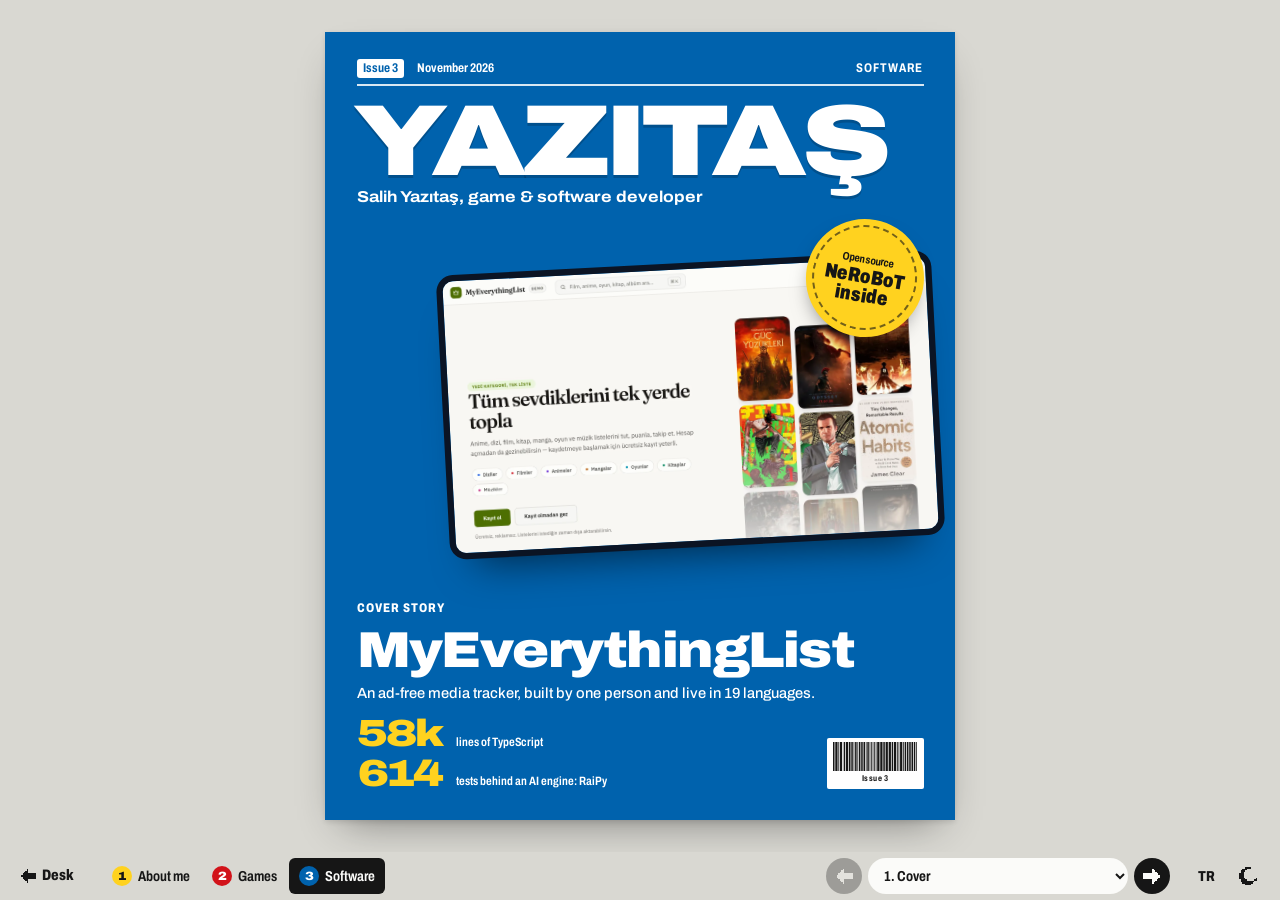
<file: en/software/index.html>
<!doctype html>
<html lang="en" data-theme="light" data-issue="yazilim">
<head>
<meta charset="utf-8">
<meta name="viewport" content="width=device-width, initial-scale=1, viewport-fit=cover">
<title>Salih Yazıtaş · Software: MyEverythingList and more</title>
<meta name="description" content="Software by Salih Yazıtaş: MyEverythingList live in 19 languages, open-source NeRoBoT, RaiPy, Heren Agent, Parsel from a Stoneograph internship and work for Petra Cafe.">
<meta name="author" content="Salih Yazıtaş">
<link rel="canonical" href="https://salihyzts.github.io/en/software/">
<link rel="alternate" hreflang="tr" href="https://salihyzts.github.io/yazilim/">
<link rel="alternate" hreflang="en" href="https://salihyzts.github.io/en/software/">
<link rel="alternate" hreflang="x-default" href="https://salihyzts.github.io/yazilim/">
<meta name="color-scheme" content="light dark">
<meta name="theme-color" content="#d9d8d2" media="(prefers-color-scheme: light)">
<meta name="theme-color" content="#0e0f11" media="(prefers-color-scheme: dark)">
<meta property="og:type" content="profile">
<meta property="og:site_name" content="Salih Yazıtaş">
<meta property="og:title" content="Salih Yazıtaş · Software: MyEverythingList and more">
<meta property="og:description" content="Software by Salih Yazıtaş: MyEverythingList live in 19 languages, open-source NeRoBoT, RaiPy, Heren Agent, Parsel from a Stoneograph internship and work for Petra Cafe.">
<meta property="og:url" content="https://salihyzts.github.io/en/software/">
<meta property="og:locale" content="en_US">
<meta property="og:locale:alternate" content="tr_TR">
<meta property="og:image" content="https://salihyzts.github.io/assets/og/og-yazilim-en.jpg">
<meta property="og:image:width" content="1200">
<meta property="og:image:height" content="630">
<meta property="og:image:alt" content="YAZITAŞ magazine, Issue 3: Software">
<meta property="profile:first_name" content="Salih">
<meta property="profile:last_name" content="Yazıtaş">
<meta name="twitter:card" content="summary_large_image">
<link rel="icon" href="/assets/favicon.svg" type="image/svg+xml">
<link rel="apple-touch-icon" href="/assets/apple-touch-icon.png">
<link rel="preload" href="/assets/fonts/archivo-normal-latin.woff2" as="font" type="font/woff2" crossorigin>
<link rel="stylesheet" href="/assets/css/fonts.css">
<link rel="stylesheet" href="/assets/css/site.css">
<script>
  // Boyamadan önce temayı ve görünümü uygula (okuyucu ve masa aynı eşiği kullanır)
  (function () {
    var d = document.documentElement, t = null;
    try { t = localStorage.getItem("theme"); } catch (e) {}
    if (t !== "light" && t !== "dark") t = matchMedia("(prefers-color-scheme: dark)").matches ? "dark" : "light";
    d.dataset.theme = t;
    d.classList.add("reader", innerWidth < 720 || innerHeight < 512 ? "app" : "print");
  })();
</script>
<link rel="preload" href="/assets/img/myeverythinglist.webp" as="image" type="image/webp">
</head>
<body>
<a class="skip" href="#icindekiler">Skip to content</a>

<header class="topbar">
  <a class="desk-link" href="/en/" data-desk aria-label="Back to the desk with all three issues"><svg class="px" viewBox="0 0 12 12" aria-hidden="true" focusable="false"><path d="M5 1h1v1h-1zM4 2h2v1h-2zM3 3h3v1h-3zM2 4h10v1h-10zM1 5h11v1h-11zM1 6h11v1h-11zM2 7h10v1h-10zM3 8h3v1h-3zM4 9h2v1h-2zM5 10h1v1h-1z"/></svg><span>Desk</span></a>
  <nav class="topnav issues-nav" aria-label="Issues">
    <ul><li><a href="/en/about/"><span class="in-n" aria-hidden="true">1</span><span class="in-name">About me</span></a></li><li><a href="/en/games/"><span class="in-n" aria-hidden="true">2</span><span class="in-name">Games</span></a></li><li><a href="/en/software/" aria-current="page"><span class="in-n" aria-hidden="true">3</span><span class="in-name">Software</span></a></li></ul>
  </nav>
  <nav class="pager" aria-label="Magazine pages">
    <button type="button" class="pager-btn" data-prev aria-label="Previous page" aria-keyshortcuts="ArrowLeft"><svg class="px" viewBox="0 0 12 12" aria-hidden="true" focusable="false"><path d="M5 1h1v1h-1zM4 2h2v1h-2zM3 3h3v1h-3zM2 4h10v1h-10zM1 5h11v1h-11zM1 6h11v1h-11zM2 7h10v1h-10zM3 8h3v1h-3zM4 9h2v1h-2zM5 10h1v1h-1z"/></svg></button>
    <label class="pager-jump"><span class="sr">Go to page</span>
      <select data-jump><option value="1">1. Cover</option><option value="2">2. Contents</option><option value="3">3. From the software desk</option><option value="4">4. MyEverythingList</option><option value="5">5. MyEverythingList (2)</option><option value="6">6. MyEverythingList: Making of</option><option value="7">7. NeRoBoT</option><option value="8">8. RaiPy</option><option value="9">9. Heren Agent</option><option value="10">10. Parsel</option><option value="11">11. Parsel: Internship file</option><option value="12">12. Kafe Finans, Truva–Akınsoft arabirimi</option><option value="13">13. In brief: tools and sites</option><option value="14">14. Back cover</option></select>
    </label>
    <button type="button" class="pager-btn" data-next aria-label="Next page" aria-keyshortcuts="ArrowRight"><svg class="px" viewBox="0 0 12 12" aria-hidden="true" focusable="false"><path d="M6 1h1v1h-1zM6 2h2v1h-2zM6 3h3v1h-3zM0 4h10v1h-10zM0 5h11v1h-11zM0 6h11v1h-11zM0 7h10v1h-10zM6 8h3v1h-3zM6 9h2v1h-2zM6 10h1v1h-1z"/></svg></button>
    <p class="sr" aria-live="polite" data-status></p>
  </nav>
  <div class="tools">
    <a class="tool" href="/yazilim/" hreflang="tr" lang="tr" aria-label="Türkçe">TR</a>
    <button type="button" class="tool" data-theme-toggle aria-label="Day or night edition"><svg class="px only-dark" viewBox="0 0 12 12" aria-hidden="true" focusable="false"><path d="M5 0h2v1h-2zM1 1h1v1h-1zM5 1h2v1h-2zM10 1h1v1h-1zM2 2h1v1h-1zM9 2h1v1h-1zM4 3h4v1h-4zM3 4h6v1h-6zM0 5h2v1h-2zM3 5h6v1h-6zM10 5h2v1h-2zM0 6h2v1h-2zM3 6h6v1h-6zM10 6h2v1h-2zM3 7h6v1h-6zM4 8h4v1h-4zM2 9h1v1h-1zM9 9h1v1h-1zM1 10h1v1h-1zM5 10h2v1h-2zM10 10h1v1h-1zM5 11h2v1h-2z"/></svg><svg class="px only-light" viewBox="0 0 12 12" aria-hidden="true" focusable="false"><path d="M4 0h4v1h-4zM2 1h3v1h-3zM1 2h3v1h-3zM1 3h2v1h-2zM0 4h3v1h-3zM0 5h3v1h-3zM0 6h3v1h-3zM0 7h4v1h-4zM11 7h1v1h-1zM1 8h4v1h-4zM10 8h2v1h-2zM1 9h9v1h-9zM2 10h7v1h-7zM4 11h4v1h-4z"/></svg></button>
  </div>
</header>

<main id="main" class="book" aria-label="Magazine pages" data-total="14"><div class="world">
  <section class="page page--cover cover--yazilim page--right" id="kapak" data-page="1" role="group" aria-roledescription="page" aria-label="Cover, 1 / 14">
    <div class="page-inner">
      <span class="cover-screen"><img src="/assets/img/myeverythinglist.webp" width="2000" height="1125" alt="MyEverythingList's home page" fetchpriority="high"></span>
      <div class="cover-inner">
        <p class="cover-issue"><span>Issue 3</span><span>November 2026</span><span class="cover-issue-name">Software</span></p>
        <h1 class="masthead"><span class="masthead-word" lang="tr" translate="no" aria-hidden="true">YAZITAŞ</span><span class="cover-name"><span lang="tr">Salih Yazıtaş</span>, game & software developer<span class="sr"> · Issue 3: Software</span></span></h1>
        <a class="cover-story" href="#myeverythinglist"><span class="cover-kicker">Cover story</span><span class="cover-title" translate="no" lang="en">MyEverythingList</span><span class="cover-deck">An ad-free media tracker, built by one person and live in 19 languages.</span></a>
        <ul class="cover-lines">
          <li><a class="cover-line" href="#myeverythinglist-yapim"><span class="cl-big">58k</span><span class="cl-text">lines of TypeScript</span></a></li>
          <li><a class="cover-line" href="#raipy"><span class="cl-big">614</span><span class="cl-text">tests behind an AI engine: RaiPy</span></a></li>
        </ul>
        <a class="sticker" href="#nerobot"><span class="sticker-top">Open source</span><span class="sticker-main">NeRoBoT inside</span></a>
        <div class="barcode" aria-hidden="true"><svg class="barcode-bars" viewBox="0 0 111 40" preserveAspectRatio="none" aria-hidden="true"><rect x="0" y="0" width="2" height="40"/><rect x="3" y="0" width="3" height="40"/><rect x="7" y="0" width="1" height="40"/><rect x="9" y="0" width="3" height="40"/><rect x="14" y="0" width="2" height="40"/><rect x="17" y="0" width="3" height="40"/><rect x="21" y="0" width="2" height="40"/><rect x="24" y="0" width="2" height="40"/><rect x="27" y="0" width="1" height="40"/><rect x="29" y="0" width="2" height="40"/><rect x="32" y="0" width="1" height="40"/><rect x="34" y="0" width="2" height="40"/><rect x="37" y="0" width="2" height="40"/><rect x="40" y="0" width="2" height="40"/><rect x="43" y="0" width="1" height="40"/><rect x="45" y="0" width="2" height="40"/><rect x="48" y="0" width="1" height="40"/><rect x="50" y="0" width="1" height="40"/><rect x="52" y="0" width="1" height="40"/><rect x="54" y="0" width="1" height="40"/><rect x="56" y="0" width="1" height="40"/><rect x="58" y="0" width="3" height="40"/><rect x="62" y="0" width="3" height="40"/><rect x="66" y="0" width="2" height="40"/><rect x="69" y="0" width="3" height="40"/><rect x="73" y="0" width="3" height="40"/><rect x="77" y="0" width="2" height="40"/><rect x="80" y="0" width="3" height="40"/><rect x="84" y="0" width="1" height="40"/><rect x="86" y="0" width="1" height="40"/><rect x="88" y="0" width="3" height="40"/><rect x="92" y="0" width="1" height="40"/><rect x="94" y="0" width="2" height="40"/><rect x="97" y="0" width="2" height="40"/><rect x="100" y="0" width="2" height="40"/><rect x="103" y="0" width="2" height="40"/><rect x="106" y="0" width="2" height="40"/><rect x="109" y="0" width="1" height="40"/></svg><span>Issue 3</span></div>
      </div></div>
  </section>
  <section class="page page--contents sec--ink page--left" id="icindekiler" data-page="2" role="group" aria-roledescription="page" aria-label="Contents, 2 / 14">
    <div class="page-inner">
      <h2 class="toc-title">Contents</h2>
      <ol class="toc-rows">
          <li><a href="#editor"><span class="toc-pg">3</span><span class="toc-t"><span class="toc-name">From the software desk</span></span></a></li>
          <li class="toc-cover-row"><a href="#myeverythinglist"><span class="toc-pg">4</span><span class="toc-t"><span class="toc-k">Cover story</span><span class="toc-name"><span translate="no" lang="en">MyEverythingList</span></span><span class="toc-sub">Web app, solo developer</span></span></a></li>
          <li><a href="#myeverythinglist-yapim"><span class="toc-pg">6</span><span class="toc-t"><span class="toc-name">Making of</span><span class="toc-sub"><span translate="no">MyEverythingList</span></span></span></a></li>
          <li><a href="#nerobot"><span class="toc-pg">7</span><span class="toc-t"><span class="toc-name"><span translate="no" lang="en">NeRoBoT</span></span><span class="toc-sub">Open-source desktop app</span></span></a></li>
          <li><a href="#raipy"><span class="toc-pg">8</span><span class="toc-t"><span class="toc-name"><span translate="no" lang="en">RaiPy</span></span><span class="toc-sub">AI visual novel engine</span></span></a></li>
          <li><a href="#heren-agent"><span class="toc-pg">9</span><span class="toc-t"><span class="toc-name"><span translate="no" lang="en">Heren Agent</span></span><span class="toc-sub">Home-server assistant</span></span></a></li>
          <li><a href="#parsel"><span class="toc-pg">10</span><span class="toc-t"><span class="toc-name"><span translate="no" lang="tr">Parsel</span></span><span class="toc-sub">Internship project, Stoneograph</span></span></a></li>
          <li><a href="#parsel-dosya"><span class="toc-pg">11</span><span class="toc-t"><span class="toc-name">Internship file</span><span class="toc-sub"><span translate="no">Parsel</span></span></span></a></li>
          <li><a href="#kafe-finans-ve-truva-arabirimi"><span class="toc-pg">12</span><span class="toc-t"><span class="toc-name"><span translate="no">Kafe Finans</span> and <span translate="no">Truva–Akınsoft arabirimi</span></span><span class="toc-sub">Petra Cafe work, desktop app</span></span></a></li>
          <li><a href="#yazilim-kisa"><span class="toc-pg">13</span><span class="toc-t"><span class="toc-name">In brief: tools and sites</span><span class="toc-sub" translate="no">Oyun Vitrini, Görevler, Volpen, GDD Creator, TurkOS, YtChatInstaller</span></span></a></li>
      </ol>
      <section class="toc-shelf" aria-labelledby="toc-shelf-h">
        <h3 class="toc-shelf-h" id="toc-shelf-h">Other issues on the desk</h3>
        <ul class="shelf">
        <li><a class="shelf-card shelf--ben" href="/en/about/"><span class="shelf-n">Issue 1</span><span class="shelf-name">About me</span><span class="shelf-deck">Profile, work, school and community, skills and CV.</span></a></li>
        <li><a class="shelf-card shelf--oyun" href="/en/games/"><span class="shelf-n">Issue 2</span><span class="shelf-name">Games</span><span class="shelf-deck">Kralın Sözü, team games, jams and the club.</span></a></li>
      </ul>
      </section></div>
    <footer class="page-foot" aria-hidden="true"><span class="page-run"><span translate="no">YAZITAŞ</span> · Issue 3 · Software</span><span class="page-no">2</span></footer>
  </section>
  <section class="page page--editor sec--code page--right" id="editor" data-page="3" role="group" aria-roledescription="page" aria-label="From the software desk, 3 / 14">
    <div class="page-inner">
      <img class="editor-photo" src="/assets/img/salih.webp" width="480" height="480" alt="Photo of Salih Yazıtaş" loading="lazy" decoding="async">
      <h2 class="editor-title">From the software desk</h2>
      <div class="editor-text"><p>This issue is about software. On the cover is MyEverythingList, which I built on my own from August to October and shipped in 19 languages.</p><p>Then come open-source desktop apps, Parsel, the auction platform I built during my internship at Stoneograph, and services that talk to a cafe's register. In React, Python, Go and Rust.</p></div>
      <p class="editor-sign">Salih Yazıtaş, editor-in-chief</p>
      
      <dl class="editor-nums"><div><dt>software projects</dt><dd>13</dd></div><div><dt>languages live</dt><dd>19</dd></div><div><dt>tests, Parsel backend</dt><dd>103</dd></div><div><dt>GitHub stars, NeRoBoT</dt><dd>7</dd></div></dl></div>
    <footer class="page-foot" aria-hidden="true"><span class="page-run"><span translate="no">YAZITAŞ</span> · Issue 3 · Software</span><span class="page-no">3</span></footer>
  </section>
  <section class="page page--lead-a sec--code page--left" id="myeverythinglist" data-page="4" role="group" aria-roledescription="page" aria-label="MyEverythingList, 4 / 14">
    <div class="page-inner"><header class="sec-band" id="yazilim"><p class="sec-band-title">Software</p><p class="sec-band-deck">Web, backend, desktop and AI: software I shipped.</p></header><h2 class="rv-title rv-title--long rv-title--keep" translate="no" lang="en">MyEverythingList</h2><p class="rv-deck">An ad-free web app for tracking anime, manga, TV, films, games, books and music in one place. I built it on my own and shipped it in 19 languages.</p><figure class="rv-frame lead-frame"><img src="/assets/img/myeverythinglist.webp" width="2000" height="1125" alt="MyEverythingList home page" loading="lazy" decoding="async"></figure><p class="fig">Fig. 1. MyEverythingList home page</p></div>
    <footer class="page-foot" aria-hidden="true"><span class="page-run"><span translate="no">YAZITAŞ</span> · Issue 3 · Software</span><span class="page-no">4</span></footer>
  </section>
  <section class="page page--lead-b sec--code page--right" id="myeverythinglist-2" data-page="5" role="group" aria-roledescription="page" aria-label="MyEverythingList (2), 5 / 14">
    <div class="page-inner"><blockquote class="pull"><p>I built it on my own and shipped it in 19 languages.</p></blockquote><div class="rv-body"><p>Anime, manga, TV, films, games, books and music: seven kinds in one list. No ads, free, and you can browse without an account.</p><p>I took on every stage from idea to release on my own. It's the first product I've shipped at this scale.</p><p>The interface is in 19 languages and the catalog grows by itself every night.</p></div>
          <aside class="spec" aria-label="Fact file: MyEverythingList">
            <p class="spec-h">Fact file</p>
            <dl class="spec-list">
              <div><dt>Type and role</dt><dd>Web app, solo developer</dd></div>
              <div><dt>Date</dt><dd>Aug – Oct 2026</dd></div>
              <div><dt>Tech</dt><dd>React 19, TypeScript, Vite, Tailwind, TanStack Query, Supabase, Cloudflare Workers, Tauri v2</dd></div>
            </dl>
            <p class="spec-h">By the numbers</p>
            <dl class="spec-nums"><div><dt>Languages</dt><dd>19</dd></div><div><dt>Lines of TypeScript</dt><dd>~58k</dd></div><div><dt>Commit</dt><dd>261</dd></div><div><dt>SQL migration</dt><dd>148</dd></div><div><dt>Edge Function</dt><dd>20</dd></div></dl>
          </aside>
          <p class="rv-links"><a class="btn btn--solid" href="https://liste-programi.yazitassalih0.workers.dev/" target="_blank" rel="noopener">Open the site<svg class="px px--ext" viewBox="0 0 12 12" aria-hidden="true" focusable="false"><path d="M6 0h6v1h-6zM10 1h2v1h-2zM9 2h1v1h-1zM11 2h1v1h-1zM8 3h1v1h-1zM11 3h1v1h-1zM7 4h1v1h-1zM11 4h1v1h-1zM6 5h1v1h-1zM5 6h1v1h-1zM4 7h1v1h-1z"/></svg><span class="sr">(opens in a new tab)</span></a></p></div>
    <footer class="page-foot" aria-hidden="true"><span class="page-run"><span translate="no">YAZITAŞ</span> · Issue 3 · Software</span><span class="page-no">5</span></footer>
  </section>
  <section class="page page--notes sec--code page--left" id="myeverythinglist-yapim" data-page="6" role="group" aria-roledescription="page" aria-label="MyEverythingList: Making of, 6 / 14">
    <div class="page-inner">
      <p class="notes-kicker" translate="no" lang="en">MyEverythingList</p>
      <h2 class="feature-title">Making of</h2>
      <p class="feature-deck">August to October, on my own: what's under the hood?</p>
      
      <dl class="notes-nums"><div><dt>lines of TypeScript</dt><dd>~58k</dd></div><div><dt>commits</dt><dd>261</dd></div><div><dt>SQL migrations</dt><dd>148</dd></div><div><dt>Edge Functions</dt><dd>20</dd></div><div><dt>languages</dt><dd>19</dd></div><div><dt>import sources</dt><dd>5</dd></div></dl>
      <ol class="notes-list notes-list--notes">
        <li><h3 class="notes-h">Search that doesn't fall over</h3><p>Search queries several sources and falls back when one goes down. I matched the same title across sources with Wikidata. There's also search by meaning.</p></li>
        <li><h3 class="notes-h">Security in the database</h3><p>Row-level security (RLS) and Edge Functions on Supabase. A Cloudflare Worker renders the preview cards for shared links.</p></li>
        <li><h3 class="notes-h">Bring your list</h3><p>Imports from AniList, Steam, MyAnimeList, Goodreads and Letterboxd.</p></li>
        <li><h3 class="notes-h">Social</h3><p>Follows, messages, reviews, moderation, badges and mini-games.</p></li>
        <li><h3 class="notes-h">Everywhere</h3><p>Installs on phones as a PWA, with desktop builds (.deb, .exe) made with Tauri.</p></li>
      </ol>
      <blockquote class="pull"><p>I learned most about matching different data sources and keeping a growing codebase tidy.</p><cite>Salih Yazıtaş</cite></blockquote></div>
    <footer class="page-foot" aria-hidden="true"><span class="page-run"><span translate="no">YAZITAŞ</span> · Issue 3 · Software</span><span class="page-no">6</span></footer>
  </section>
  <section class="page page--solo sec--code page--right" id="nerobot" data-page="7" role="group" aria-roledescription="page" aria-label="NeRoBoT, 7 / 14">
    <div class="page-inner">
      <p class="solo-kicker">Open-source desktop app · 2026</p>
      <h2 class="rv-title rv-title--keep" id="nerobot-h" translate="no" lang="en">NeRoBoT</h2>
      <p class="rv-deck">A desktop app that runs AI bots on several WhatsApp and Telegram accounts at once, each fully isolated.</p>
      <figure class="rv-frame solo-frame"><img src="/assets/img/nerobot.webp" width="960" height="748" alt="NeRoBoT chat screen" loading="lazy" decoding="async"></figure>
      <div class="solo-cols">
        <div class="rv-body rv-body--nocap"><p><b class="runin">I wrote a provider-agnostic</b> AI layer: local models (Ollama, LM Studio, llama.cpp, vLLM), cloud APIs (OpenAI, OpenRouter, Groq, Together AI) and CLI agents (Claude Code, Codex, Gemini CLI) all work through one interface.</p><p>I added image, PDF and Word reading, AI image generation, per-user rate limiting and an admin panel.</p><p>A quick chat opens with a global shortcut, and the app updates itself through GitHub Releases.</p></div>
        <aside class="solo-side" aria-label="Fact file: NeRoBoT">
          <ul class="duo-stats" aria-label="By the numbers"><li><b>7</b> GitHub stars</li><li><b>Windows, Linux</b> Platform</li></ul>
          
          <p class="duo-tech">Electron, Node.js, whatsapp-web.js, Telegram</p>
          
          <p class="rv-links"><a class="btn btn--solid" href="https://github.com/SalihYzts/NeRoBoT" target="_blank" rel="noopener">Source code<svg class="px px--ext" viewBox="0 0 12 12" aria-hidden="true" focusable="false"><path d="M6 0h6v1h-6zM10 1h2v1h-2zM9 2h1v1h-1zM11 2h1v1h-1zM8 3h1v1h-1zM11 3h1v1h-1zM7 4h1v1h-1zM11 4h1v1h-1zM6 5h1v1h-1zM5 6h1v1h-1zM4 7h1v1h-1z"/></svg><span class="sr">(opens in a new tab)</span></a></p>
        </aside>
      </div></div>
    <footer class="page-foot" aria-hidden="true"><span class="page-run"><span translate="no">YAZITAŞ</span> · Issue 3 · Software</span><span class="page-no">7</span></footer>
  </section>
  <section class="page page--solo sec--code page--left" id="raipy" data-page="8" role="group" aria-roledescription="page" aria-label="RaiPy, 8 / 14">
    <div class="page-inner">
      <p class="solo-kicker">AI visual novel engine · Sep 2026</p>
      <h2 class="rv-title rv-title--keep" id="raipy-h" translate="no" lang="en">RaiPy</h2>
      <p class="rv-deck">A desktop app that turns a one-sentence idea into a Ren'Py game that compiles and runs. The user approves every stage.</p>
      <figure class="rv-frame solo-frame"><img src="/assets/img/raipy.webp" width="960" height="748" alt="RaiPy scene editor" loading="lazy" decoding="async"></figure>
      <div class="solo-cols">
        <div class="rv-body rv-body--nocap"><p><b class="runin">It turns the idea</b> into an outline, characters, locations, music and scene scripts. If you don't like a scene, you can have it rewritten with feedback.</p><p>Images are generated with embedded Python (diffusers), no external server. Loading and unloading models one at a time cut VRAM use on an 8 GB GPU from 7820 MiB to 3035 MiB.</p><p>A full run takes about 150 seconds. Some of the 614 tests run the Ren'Py output in the real engine. The app ships as a single 4.2 MB file.</p></div>
        <aside class="solo-side" aria-label="Fact file: RaiPy">
          <ul class="duo-stats" aria-label="By the numbers"><li><b>614</b> Test</li><li><b>150 s</b> End-to-end run</li><li><b>7820 → 3035 MiB</b> VRAM</li><li><b>4.2 MB</b> App size</li></ul>
          
          <p class="duo-tech">Tauri v2, Rust, React 19, TypeScript, Python, diffusers, Ren'Py</p>
          
        </aside>
      </div></div>
    <footer class="page-foot" aria-hidden="true"><span class="page-run"><span translate="no">YAZITAŞ</span> · Issue 3 · Software</span><span class="page-no">8</span></footer>
  </section>
  <section class="page page--solo sec--code page--right" id="heren-agent" data-page="9" role="group" aria-roledescription="page" aria-label="Heren Agent, 9 / 14">
    <div class="page-inner">
      <p class="solo-kicker">Home-server assistant · Sep 2026</p>
      <h2 class="rv-title" id="heren-agent-h" translate="no" lang="en">Heren Agent</h2>
      <p class="rv-deck">A phone-first panel for running a home server and paired machines by voice or touch. Speech recognition and text-to-speech run fully on the local machine.</p>
      <figure class="rv-frame solo-frame"><img src="/assets/img/heren-agent.webp" width="960" height="748" alt="Heren Agent main screen" loading="lazy" decoding="async"></figure>
      <div class="solo-cols">
        <div class="rv-body rv-body--nocap"><p><b class="runin">Heren is built on</b> Hermes Agent: Hermes is the brain, Heren the face and hands.</p><p>Each machine runs a small Go agent. Agents sign their messages with ed25519 and use a one-time nonce against replay attacks.</p><p>Commands are grouped by risk: low-risk ones run at once, high-risk ones wait for approval in the UI, and critical ones are off by default.</p></div>
        <aside class="solo-side" aria-label="Fact file: Heren Agent">
          <ul class="duo-stats" aria-label="By the numbers"><li><b>ed25519</b> Signing</li><li><b>local STT + TTS</b> Voice</li></ul>
          
          <p class="duo-tech">Python, FastAPI, Go, TypeScript, faster-whisper, Piper TTS</p>
          
          <p class="rv-links"><a class="btn btn--solid" href="https://github.com/SalihYzts/heren-agent" target="_blank" rel="noopener">Source code<svg class="px px--ext" viewBox="0 0 12 12" aria-hidden="true" focusable="false"><path d="M6 0h6v1h-6zM10 1h2v1h-2zM9 2h1v1h-1zM11 2h1v1h-1zM8 3h1v1h-1zM11 3h1v1h-1zM7 4h1v1h-1zM11 4h1v1h-1zM6 5h1v1h-1zM5 6h1v1h-1zM4 7h1v1h-1z"/></svg><span class="sr">(opens in a new tab)</span></a></p>
        </aside>
      </div></div>
    <footer class="page-foot" aria-hidden="true"><span class="page-run"><span translate="no">YAZITAŞ</span> · Issue 3 · Software</span><span class="page-no">9</span></footer>
  </section>
  <section class="page page--solo sec--code page--left" id="parsel" data-page="10" role="group" aria-roledescription="page" aria-label="Parsel, 10 / 14">
    <div class="page-inner">
      <p class="solo-kicker">Internship project, Stoneograph · Aug 2026</p>
      <h2 class="rv-title" id="parsel-h" translate="no" lang="tr">Parsel</h2>
      <p class="rv-deck">A land marketplace with title-deed verification and live auctions.</p>
      <figure class="rv-frame solo-frame"><div class="rv-art"><svg class="art" viewBox="0 0 320 200" role="img" aria-label="Drawing of a land parcel on a grid with a countdown">
      <g stroke="currentColor" stroke-width="1" opacity=".35">
        <path d="M20 10v180"/><path d="M55 10v180"/><path d="M90 10v180"/><path d="M125 10v180"/><path d="M160 10v180"/><path d="M195 10v180"/><path d="M230 10v180"/><path d="M265 10v180"/><path d="M300 10v180"/>
        <path d="M10 20h300"/><path d="M10 52h300"/><path d="M10 84h300"/><path d="M10 116h300"/><path d="M10 148h300"/><path d="M10 180h300"/>
      </g>
      <path d="M58 52l96-18 64 40-20 82-112 10z" fill="none" stroke="currentColor" stroke-width="3"/>
      <g fill="currentColor"><path d="M55 49h6v6h-6zM151 31h6v6h-6zM215 71h6v6h-6zM195 153h6v6h-6zM83 163h6v6h-6z"/></g>
      <path d="M110 96l12 12 22-24" fill="none" stroke="currentColor" stroke-width="4"/>
      <g fill="none" stroke="currentColor" stroke-width="2"><path d="M238 120h66v34h-66z"/></g>
      <text x="248" y="143" fill="currentColor" font-family="IBM Plex Mono, monospace" font-size="15">00:10</text>
    </svg></div></figure>
      <div class="solo-cols">
        <div class="rv-body rv-body--nocap"><p><b class="runin">A “title-verified” badge that</b> looks parcels up in Turkey's land registry (TKGM), plus slope-corrected area and elevation analysis.</p><p>Anti-sniping (a last-second bid extends the timer), race-safe bid handling and real-time updates over WebSocket.</p><p>A pipeline that renders narrated, subtitled virtual drone videos over a 3D map (Playwright, ffmpeg).</p></div>
        <aside class="solo-side" aria-label="Fact file: Parsel">
          <ul class="duo-stats" aria-label="By the numbers"><li><b>~10k lines</b> Backend code</li><li><b>103</b> Test</li></ul>
          <p class="solo-team">Stoneograph, internship</p>
          <p class="duo-tech">Python, FastAPI, SQLAlchemy, WebSocket, Shapely, pyproj, JavaScript</p>
          
        </aside>
      </div></div>
    <footer class="page-foot" aria-hidden="true"><span class="page-run"><span translate="no">YAZITAŞ</span> · Issue 3 · Software</span><span class="page-no">10</span></footer>
  </section>
  <section class="page page--notes sec--code page--right" id="parsel-dosya" data-page="11" role="group" aria-roledescription="page" aria-label="Parsel: Internship file, 11 / 14">
    <div class="page-inner">
      <p class="notes-kicker" translate="no" lang="tr">Parsel</p>
      <h2 class="feature-title">Internship file</h2>
      <p class="feature-deck">Stoneograph, August 2026: a land marketplace with title-deed verification.</p>
      
      <dl class="notes-nums"><div><dt>lines of backend code</dt><dd>~10k</dd></div><div><dt>tests</dt><dd>103</dd></div><div><dt>interface</dt><dd>TR/EN</dd></div></dl>
      <ol class="notes-list notes-list--notes">
        <li><h3 class="notes-h">Title-deed check</h3><p>I built a “title-verified” badge that looks parcels up in Turkey's land registry (TKGM), added slope-corrected area and elevation analysis with Shapely and pyproj, and KML/KMZ support.</p></li>
        <li><h3 class="notes-h">Live auctions</h3><p>Anti-sniping (a last-second bid extends the timer), race-safe bid handling and real-time updates over WebSocket.</p></li>
        <li><h3 class="notes-h">Virtual drone videos</h3><p>A pipeline that renders narrated, subtitled promo videos over a photorealistic 3D map with Playwright and ffmpeg.</p></li>
        <li><h3 class="notes-h">Only the facts given</h3><p>Used the Claude API to write listing text based only on the facts provided.</p></li>
        <li><h3 class="notes-h">Sign-in and search</h3><p>JWT and Google OAuth sign-in, search by drawing a polygon on the map and a TR/EN interface. I also wrote a hosting cost comparison for my mentor.</p></li>
      </ol>
      <blockquote class="pull"><p>Working on a real industry problem and growing a backend together with its tests taught me a lot.</p><cite>Salih Yazıtaş</cite></blockquote></div>
    <footer class="page-foot" aria-hidden="true"><span class="page-run"><span translate="no">YAZITAŞ</span> · Issue 3 · Software</span><span class="page-no">11</span></footer>
  </section>
  <section class="page page--duo sec--code page--left" id="kafe-finans-ve-truva-arabirimi" data-page="12" role="group" aria-roledescription="page" aria-label="Kafe Finans, Truva–Akınsoft arabirimi, 12 / 14">
    <div class="page-inner">
      <article class="duo" id="kafe-finans" aria-labelledby="kafe-finans-h">
        <div class="rv-frame duo-frame"><img src="/assets/img/kafe-finans.webp" width="960" height="600" alt="Kafe Finans statistics screen with demo data" loading="lazy" decoding="async"></div>
        <div class="duo-text">
          <h3 class="rv-title" id="kafe-finans-h" translate="no" lang="en">Kafe Finans</h3>
          <p class="duo-meta">Petra Cafe work, desktop app, 2026</p>
          <p class="rv-deck">An income, expense and revenue app for the cafe. It checks hand-entered revenue against the POS end-of-day totals day by day and reads POS deposits and fees from bank statements.</p>
          <div class="rv-body rv-body--nocap"><p><b class="runin">Runs on the register</b> PC; phones connect over VPN with a PIN.</p><p>Every name and amount in the screenshot is made-up demo data.</p></div>
          <ul class="duo-stats" aria-label="By the numbers"><li><b>240</b> Test</li></ul>
          <p class="duo-tech">Electron, React, TypeScript, SQLite, Vitest</p>
          
        </div>
      </article>
      <article class="duo" id="truva-arabirimi" aria-labelledby="truva-arabirimi-h">
        <div class="rv-frame duo-frame"><div class="rv-art"><svg class="art" viewBox="0 0 320 200" role="img" aria-label="Drawing of orders flowing from a QR menu to the register">
      <g fill="none" stroke="currentColor" stroke-width="2">
        <path d="M18 60h56v56H18zM90 76h36M118 70l8 6-8 6M140 52h64v80h-64zM218 76h36M246 70l8 6-8 6M262 56h44v44h-44zM270 100v16h28v-16"/>
        <path d="M150 66h44M150 80h44M150 94h30"/>
        <path d="M172 132v28M150 160h44M18 160h56"/>
      </g>
      <g fill="currentColor"><path d="M26 68h12v12H26zM54 68h12v12H54zM26 96h12v12H26zM44 86h6v6h-6zM56 96h4v4h-4zM62 104h4v4h-4z"/><path d="M276 66h16v4h-16zM276 76h10v4h-10z"/></g>
      <text x="140" y="176" fill="currentColor" font-family="IBM Plex Mono, monospace" font-size="11">go · windows</text>
      <text x="18" y="176" fill="currentColor" font-family="IBM Plex Mono, monospace" font-size="11">QR</text>
      <text x="258" y="132" fill="currentColor" font-family="IBM Plex Mono, monospace" font-size="11">POS</text>
    </svg></div></div>
        <div class="duo-text">
          <h3 class="rv-title rv-title--long" id="truva-arabirimi-h" translate="no" lang="tr">Truva–Akınsoft arabirimi</h3>
          <p class="duo-meta">Petra Cafe work, with Truva Teknoloji, 2026</p>
          <p class="rv-deck">A service that writes orders, cancellations and table moves from Truva's QR menu and waiter app into Akınsoft Wolvox Restaurant at the register within seconds.</p>
          <div class="rv-body rv-body--nocap"><p><b class="runin">A job log stops</b> any order from being written twice; kitchen and bar tickets print automatically.</p><p>Recovers by itself after a register or internet outage; connects out over HTTPS only.</p></div>
          <ul class="duo-stats" aria-label="By the numbers"><li><b>~3,600 lines</b> Go code</li><li><b>one Windows service</b> Runs as</li></ul>
          <p class="duo-tech">Go, Windows Service, HTTPS, Akınsoft Wolvox</p>
          
        </div>
      </article></div>
    <footer class="page-foot" aria-hidden="true"><span class="page-run"><span translate="no">YAZITAŞ</span> · Issue 3 · Software</span><span class="page-no">12</span></footer>
  </section>
  <section class="page page--briefs sec--code page--right" id="yazilim-kisa" data-page="13" role="group" aria-roledescription="page" aria-label="In brief: tools and sites, 13 / 14">
    <div class="page-inner">
      <h2 class="briefs-title">In brief: tools and sites</h2>
      <ul class="brief-list brief-list--six">
        <li class="brief" id="oyun-vitrini">
          <div class="brief-frame"><img src="/assets/img/oyun-vitrini.webp" width="960" height="748" alt="Oyun Vitrini home page" loading="lazy" decoding="async"></div>
          <div class="brief-text">
            <h3 class="brief-title" translate="no" lang="en">Oyun Vitrini</h3>
            
            <p class="brief-meta">Game Design Club site, 2026</p>
            <p class="brief-pitch">Showcases the club's 21 games: member accounts, events and leaderboard, an admin panel and a two-screen booth mode.</p>
            
          </div>
        </li>
        <li class="brief" id="gorevler">
          <div class="brief-frame"><img src="/assets/img/gorevler.webp" width="960" height="600" alt="Görevler Today screen with demo data" loading="lazy" decoding="async"></div>
          <div class="brief-text">
            <h3 class="brief-title" translate="no" lang="tr">Görevler</h3>
            
            <p class="brief-meta">Personal productivity app, 2026</p>
            <p class="brief-pitch">Tasks, projects and time in one place: auto-scheduling, focus tracking, habits and Google Calendar sync.</p>
            
          </div>
        </li>
        <li class="brief" id="volpen-site">
          <div class="brief-frame"><img src="/assets/img/volpen.webp" width="960" height="748" alt="Volpen website home page" loading="lazy" decoding="async"></div>
          <div class="brief-text">
            <h3 class="brief-title" translate="no" lang="en">Volpen</h3>
            
            <p class="brief-meta">Studio website, 2026</p>
            <p class="brief-pitch">Written without a framework: a PWA in TR/EN with WCAG AA contrast and JSON-LD for SEO.</p>
            <p class="brief-links"><a href="https://salihyzts.github.io/VolpenWeb/" target="_blank" rel="noopener">Open the site<svg class="px px--ext" viewBox="0 0 12 12" aria-hidden="true" focusable="false"><path d="M6 0h6v1h-6zM10 1h2v1h-2zM9 2h1v1h-1zM11 2h1v1h-1zM8 3h1v1h-1zM11 3h1v1h-1zM7 4h1v1h-1zM11 4h1v1h-1zM6 5h1v1h-1zM5 6h1v1h-1zM4 7h1v1h-1z"/></svg><span class="sr">(opens in a new tab)</span></a></p>
          </div>
        </li>
        <li class="brief" id="gdd-creator">
          <div class="brief-frame"><img src="/assets/img/gdd-creator.webp" width="960" height="600" alt="GDD Creator editing the Kralın Sözü document" loading="lazy" decoding="async"></div>
          <div class="brief-text">
            <h3 class="brief-title" translate="no" lang="en">GDD Creator</h3>
            
            <p class="brief-meta">Game design tool, 2026</p>
            <p class="brief-pitch">Asks questions based on the game's genre and exports the game design document to 7 formats.</p>
            <p class="brief-links"><a href="https://github.com/SalihYzts/gdd-creator" target="_blank" rel="noopener">Source code<svg class="px px--ext" viewBox="0 0 12 12" aria-hidden="true" focusable="false"><path d="M6 0h6v1h-6zM10 1h2v1h-2zM9 2h1v1h-1zM11 2h1v1h-1zM8 3h1v1h-1zM11 3h1v1h-1zM7 4h1v1h-1zM11 4h1v1h-1zM6 5h1v1h-1zM5 6h1v1h-1zM4 7h1v1h-1z"/></svg><span class="sr">(opens in a new tab)</span></a></p>
          </div>
        </li>
        <li class="brief" id="turkos">
          <div class="brief-frame"><img src="/assets/img/turkos.webp" width="960" height="600" alt="TurkOS boot screens" loading="lazy" decoding="async"></div>
          <div class="brief-text">
            <h3 class="brief-title brief-title--keep" translate="no" lang="en">TurkOS</h3>
            
            <p class="brief-meta">Open-source theme, 2026</p>
            <p class="brief-pitch">Turkish interface theme for R36S handhelds, a 711-string translation and Turkish-flag boot screens.</p>
            <p class="brief-links"><a href="https://github.com/SalihYzts/TurkOS" target="_blank" rel="noopener">Source code<svg class="px px--ext" viewBox="0 0 12 12" aria-hidden="true" focusable="false"><path d="M6 0h6v1h-6zM10 1h2v1h-2zM9 2h1v1h-1zM11 2h1v1h-1zM8 3h1v1h-1zM11 3h1v1h-1zM7 4h1v1h-1zM11 4h1v1h-1zM6 5h1v1h-1zM5 6h1v1h-1zM4 7h1v1h-1z"/></svg><span class="sr">(opens in a new tab)</span></a></p>
          </div>
        </li>
        <li class="brief" id="ytchatinstaller">
          <div class="brief-frame"><div class="rv-art"><svg class="art" viewBox="0 0 320 200" role="img" aria-label="Drawing of chat bubbles being exported to a spreadsheet">
      <g fill="none" stroke="currentColor" stroke-width="2">
        <path d="M20 40h100v30H44l-10 10V70H20zM30 96h90v30H54l-10 10v-10H30zM20 150h80v26H20z"/>
        <path d="M140 108h34M166 100l8 8-8 8"/>
        <path d="M190 40h112v128H190zM190 64h112M190 88h112M190 112h112M190 136h112M222 40v128"/>
      </g>
      <g fill="currentColor"><path d="M30 50h60v4H30zM30 58h40v4H30zM40 106h60v4H40zM30 158h50v4H30zM198 48h16v8h-16zM198 72h16v8h-16zM198 96h16v8h-16zM198 120h16v8h-16zM198 144h16v8h-16zM230 72h50v4h-50zM230 96h40v4h-40zM230 120h56v4h-56zM230 144h30v4h-30z"/></g>
      <text x="232" y="56" fill="currentColor" font-family="IBM Plex Mono, monospace" font-size="10">.xlsx</text>
    </svg></div></div>
          <div class="brief-text">
            <h3 class="brief-title brief-title--long brief-title--keep" translate="no" lang="en">YtChatInstaller</h3>
            
            <p class="brief-meta">Open-source tool, 2026</p>
            <p class="brief-pitch">A Python tool that downloads a YouTube stream's chat replay and exports it to a tidy Excel file with timestamps, profile pictures and usernames.</p>
            <p class="brief-links"><a href="https://github.com/SalihYzts/YtChAtInsTaLLer" target="_blank" rel="noopener">Source code<svg class="px px--ext" viewBox="0 0 12 12" aria-hidden="true" focusable="false"><path d="M6 0h6v1h-6zM10 1h2v1h-2zM9 2h1v1h-1zM11 2h1v1h-1zM8 3h1v1h-1zM11 3h1v1h-1zM7 4h1v1h-1zM11 4h1v1h-1zM6 5h1v1h-1zM5 6h1v1h-1zM4 7h1v1h-1z"/></svg><span class="sr">(opens in a new tab)</span></a></p>
          </div>
        </li>
      </ul></div>
    <footer class="page-foot" aria-hidden="true"><span class="page-run"><span translate="no">YAZITAŞ</span> · Issue 3 · Software</span><span class="page-no">13</span></footer>
  </section>
  <section class="page page--back back--yazilim page--left" id="arka-kapak" data-page="14" role="group" aria-roledescription="page" aria-label="Back cover, 14 / 14">
    <div class="page-inner">
      
      <p class="back-num" aria-hidden="true">3</p>
      <p class="back-mast" lang="tr" translate="no">YAZITAŞ</p>
      
      <h2 class="back-shelf-h">Other issues on the desk</h2>
      <ul class="shelf shelf--back">
        <li><a class="shelf-card shelf--ben" href="/en/about/"><span class="shelf-n">Issue 1</span><span class="shelf-name">About me</span><span class="shelf-deck">Profile, work, school and community, skills and CV.</span></a></li>
        <li><a class="shelf-card shelf--oyun" href="/en/games/"><span class="shelf-n">Issue 2</span><span class="shelf-name">Games</span><span class="shelf-deck">Kralın Sözü, team games, jams and the club.</span></a></li>
      </ul>
      <p class="back-line"><a class="back-desk" href="/en/" data-desk><svg class="px" viewBox="0 0 12 12" aria-hidden="true" focusable="false"><path d="M5 1h1v1h-1zM4 2h2v1h-2zM3 3h3v1h-3zM2 4h10v1h-10zM1 5h11v1h-11zM1 6h11v1h-11zM2 7h10v1h-10zM3 8h3v1h-3zM4 9h2v1h-2zM5 10h1v1h-1z"/></svg><span>Back to the desk</span></a></p>
      <div class="back-bottom">
        <p class="back-price">Price: one email</p>
        <div class="barcode barcode--back" aria-hidden="true"><svg class="barcode-bars" viewBox="0 0 111 40" preserveAspectRatio="none" aria-hidden="true"><rect x="0" y="0" width="2" height="40"/><rect x="3" y="0" width="3" height="40"/><rect x="7" y="0" width="1" height="40"/><rect x="9" y="0" width="3" height="40"/><rect x="14" y="0" width="2" height="40"/><rect x="17" y="0" width="3" height="40"/><rect x="21" y="0" width="2" height="40"/><rect x="24" y="0" width="2" height="40"/><rect x="27" y="0" width="1" height="40"/><rect x="29" y="0" width="2" height="40"/><rect x="32" y="0" width="1" height="40"/><rect x="34" y="0" width="2" height="40"/><rect x="37" y="0" width="2" height="40"/><rect x="40" y="0" width="2" height="40"/><rect x="43" y="0" width="1" height="40"/><rect x="45" y="0" width="2" height="40"/><rect x="48" y="0" width="1" height="40"/><rect x="50" y="0" width="1" height="40"/><rect x="52" y="0" width="1" height="40"/><rect x="54" y="0" width="1" height="40"/><rect x="56" y="0" width="1" height="40"/><rect x="58" y="0" width="3" height="40"/><rect x="62" y="0" width="3" height="40"/><rect x="66" y="0" width="2" height="40"/><rect x="69" y="0" width="3" height="40"/><rect x="73" y="0" width="3" height="40"/><rect x="77" y="0" width="2" height="40"/><rect x="80" y="0" width="3" height="40"/><rect x="84" y="0" width="1" height="40"/><rect x="86" y="0" width="1" height="40"/><rect x="88" y="0" width="3" height="40"/><rect x="92" y="0" width="1" height="40"/><rect x="94" y="0" width="2" height="40"/><rect x="97" y="0" width="2" height="40"/><rect x="100" y="0" width="2" height="40"/><rect x="103" y="0" width="2" height="40"/><rect x="106" y="0" width="2" height="40"/><rect x="109" y="0" width="1" height="40"/></svg><span>Issue 3 · November 2026</span></div>
      </div></div>
  </section>
</div></main>

<div class="toast" role="status" aria-live="polite" hidden></div>
<template id="icon-star"><svg class="px" viewBox="0 0 12 12" aria-hidden="true" focusable="false"><path d="M5 0h2v1h-2zM5 1h2v1h-2zM4 2h4v1h-4zM4 3h4v1h-4zM0 4h12v1h-12zM1 5h10v1h-10zM2 6h8v1h-8zM3 7h6v1h-6zM3 8h6v1h-6zM2 9h3v1h-3zM7 9h3v1h-3zM2 10h2v1h-2zM8 10h2v1h-2zM1 11h2v1h-2zM9 11h2v1h-2z"/></svg></template>
<script id="i18n" type="application/json">{"secretName":"Cheat code","secretHow":"You pressed ↑ ↑ ↓ ↓ ← → ← → B A","toastSecret":"Hidden badge unlocked: Cheat code","page":"Page","of":"/"}</script>
<script src="/assets/js/site.js" defer></script>
</body>
</html>
</file>
<file: assets/css/fonts.css>
/* Archivo (değişken: genişlik 62-125, ağırlık 100-900). Yalnızca latin ve latin-ext; Türkçe harfler ikisine bölünmüş durumda. */
@font-face{font-family:"Archivo";font-style:normal;font-weight:100 900;font-stretch:62% 125%;font-display:swap;src:url(../fonts/archivo-normal-latin.woff2) format("woff2");unicode-range:U+0000-00FF,U+0131,U+0152-0153,U+02BB-02BC,U+02C6,U+02DA,U+02DC,U+0304,U+0308,U+0329,U+2000-206F,U+20AC,U+2122,U+2191,U+2193,U+2212,U+2215,U+FEFF,U+FFFD}
@font-face{font-family:"Archivo";font-style:normal;font-weight:100 900;font-stretch:62% 125%;font-display:swap;src:url(../fonts/archivo-normal-latin-ext.woff2) format("woff2");unicode-range:U+0100-02BA,U+02BD-02C5,U+02C7-02CC,U+02CE-02D7,U+02DD-02FF,U+0304,U+0308,U+0329,U+1D00-1DBF,U+1E00-1E9F,U+1EF2-1EFF,U+2020,U+20A0-20AB,U+20AD-20C4,U+2113,U+2C60-2C7F,U+A720-A7FF}
@font-face{font-family:"Archivo";font-style:italic;font-weight:100 900;font-stretch:62% 125%;font-display:swap;src:url(../fonts/archivo-italic-latin.woff2) format("woff2");unicode-range:U+0000-00FF,U+0131,U+0152-0153,U+02BB-02BC,U+02C6,U+02DA,U+02DC,U+0304,U+0308,U+0329,U+2000-206F,U+20AC,U+2122,U+2191,U+2193,U+2212,U+2215,U+FEFF,U+FFFD}
@font-face{font-family:"Archivo";font-style:italic;font-weight:100 900;font-stretch:62% 125%;font-display:swap;src:url(../fonts/archivo-italic-latin-ext.woff2) format("woff2");unicode-range:U+0100-02BA,U+02BD-02C5,U+02C7-02CC,U+02CE-02D7,U+02DD-02FF,U+0304,U+0308,U+0329,U+1D00-1DBF,U+1E00-1E9F,U+1EF2-1EFF,U+2020,U+20A0-20AB,U+20AD-20C4,U+2113,U+2C60-2C7F,U+A720-A7FF}
</file>
<file: assets/css/site.css>
/* YAZITAŞ: bir oyun ve yazılım dergisinin sayısı. Kararlar DESIGN.md'de.
   Sayfa içi bütün ölçüler --u biriminde: basılı görünümde (masaüstü) 1u = sayfa genişliği / 600,
   telefonda ve JS kapalıyken sabit 1.08px. Böylece bir sayfa her ekranda aynı oranda dizilir. */

/* ---------- Tokenlar ---------- */
:root {
  --font: "Archivo", "Helvetica Neue", Arial, sans-serif;
  --w-mast: 125%;
  --w-head: 112%;
  --w-text: 100%;
  --w-cond: 78%;

  --radius: 6px;
  --ease-out: cubic-bezier(.16, 1, .3, 1);

  /* Gündüz baskısı */
  --desk: #d9d8d2;
  --paper: #fbfbf9;
  --paper-2: #f0f0eb;
  --ink: #161616;
  --ink-2: #4a4a47;
  --rule: #d8d8d0;
  --red: #d2131a;
  --blue: #0062ad;
  --yellow: #ffd21f;
  --on-color: #ffffff;
  --sec: var(--red);
  --band: #d2131a;
  --page-shadow: 0 18px 40px -18px rgb(0 0 0 / .45), 0 2px 6px rgb(0 0 0 / .12);
  color-scheme: light;
}
[data-theme="dark"] {
  /* Gece baskısı */
  --desk: #0e0f11;
  --paper: #1a1b1f;
  --paper-2: #24262c;
  --ink: #f3f2ee;
  --ink-2: #b8b6ae;
  --rule: #383a41;
  --red: #ff5c55;
  --blue: #5cb2ff;
  --on-color: #16171a;
  --page-shadow: 0 18px 40px -16px rgb(0 0 0 / .9), 0 2px 6px rgb(0 0 0 / .6);
  color-scheme: dark;
}

/* ---------- Temel ---------- */
*, *::before, *::after { box-sizing: border-box; }
html { -webkit-text-size-adjust: 100%; }
body { margin: 0; background: var(--desk); color: var(--ink); font: 400 16px/1.55 var(--font); -webkit-font-smoothing: antialiased; }
img, svg { display: block; max-width: 100%; }
img { height: auto; }
h1, h2, h3, h4, h5, p, ul, ol, dl, dd, figure { margin: 0; }
ul, ol { padding: 0; list-style: none; }
a { color: inherit; text-decoration-thickness: 1px; text-underline-offset: .18em; }
button, select { font: inherit; color: inherit; }
a, button { touch-action: manipulation; -webkit-tap-highlight-color: transparent; }
:focus-visible { outline: 3px solid var(--sec); outline-offset: 3px; border-radius: 2px; }
[tabindex="-1"]:focus { outline: none; }
::selection { background: var(--yellow); color: #161616; }
.sr { position: absolute; width: 1px; height: 1px; overflow: hidden; clip-path: inset(50%); white-space: nowrap; }
.skip { position: absolute; left: 16px; top: -80px; z-index: 100; padding: 8px 16px; background: var(--yellow); color: #161616; font-weight: 700; }
.skip:focus { top: 8px; }
.px { width: 1em; height: 1em; fill: currentColor; shape-rendering: crispEdges; flex: none; }
.px--ext { width: .62em; height: .62em; margin-left: .3em; display: inline-block; vertical-align: .08em; }
[data-theme="dark"] .only-light, [data-theme="light"] .only-dark { display: none; }

/* ---------- Üst çubuk ve sayfa çubuğu ---------- */
.topbar {
  position: sticky; top: 0; z-index: 40; height: 52px;
  display: flex; align-items: center; gap: 16px; padding: 0 16px;
  background: var(--paper); border-bottom: 2px solid var(--ink);
}
.mini-mast { font-weight: 900; font-stretch: var(--w-mast); font-size: 1.3rem; letter-spacing: -.03em; color: var(--red); text-decoration: none; line-height: 1; }
.topnav { margin-right: auto; overflow-x: auto; scrollbar-width: none; }
.topnav::-webkit-scrollbar { display: none; }
.topnav ul { display: flex; gap: 2px; }
.topnav a { display: inline-flex; align-items: center; min-height: 38px; padding: 0 10px; border-radius: var(--radius); font-size: .9rem; font-weight: 650; font-stretch: var(--w-cond); text-decoration: none; white-space: nowrap; }
.topnav a:hover { background: var(--paper-2); }
.topnav a[aria-current="true"] { background: var(--ink); color: var(--paper); }
.tools { display: flex; gap: 2px; }
.tool { display: inline-grid; place-items: center; width: 40px; height: 40px; border: 0; border-radius: var(--radius); background: none; cursor: pointer; text-decoration: none; font-weight: 800; font-stretch: var(--w-cond); font-size: .9rem; }
.tool:hover { background: var(--paper-2); }
.tool .px { width: 18px; height: 18px; }
@media (max-width: 680px) { .topnav li:nth-child(n+4) { display: none; } .topbar { gap: 8px; padding: 0 10px; } .topnav a { padding: 0 8px; } }
@media (max-width: 400px) { .topnav li:nth-child(n+2) { display: none; } }

.pager { display: none; }
.reader .pager { display: flex; align-items: center; gap: 6px; }
/* Telefon: sayfa çubuğu altta yüzen bir hap */
.app .pager {
  position: fixed; left: 50%; bottom: 10px; translate: -50% 0; z-index: 40; padding: 5px;
  background: var(--paper); border: 2px solid var(--ink); border-radius: 999px; box-shadow: var(--page-shadow);
}
.pager-btn { display: grid; place-items: center; width: 42px; height: 42px; border: 0; border-radius: 50%; background: var(--ink); color: var(--paper); cursor: pointer; }
.pager-btn:hover { background: var(--red); color: #fff; }
.pager-btn:disabled { opacity: .3; cursor: default; background: var(--ink); color: var(--paper); }
.pager-btn .px { width: 18px; height: 18px; }
.pager-jump select {
  height: 42px; max-width: min(56vw, 300px); padding: 0 12px; border: 0; border-radius: 999px;
  background: var(--paper-2); color: var(--ink); font-weight: 700; font-stretch: var(--w-cond); font-size: .9rem; cursor: pointer;
}
/* Masaüstü: üst çubuk ile sayfa çubuğu masanın altında tek ince şerit; dergi bütün yüksekliği alır */
.print .topbar { position: fixed; top: auto; bottom: 0; left: 0; right: 0; height: 48px; padding: 0 12px; background: var(--desk); border: 0; }
.print .topnav { flex: 1; min-width: 0; }
.print .topnav a, .print .tool { min-height: 36px; height: 36px; }
.print .topnav a:hover, .print .tool:hover { background: rgb(0 0 0 / .08); }
[data-theme="dark"].print .topnav a:hover, [data-theme="dark"].print .tool:hover { background: rgb(255 255 255 / .08); }
.print .pager-btn { width: 36px; height: 36px; }
.print .pager-jump select { height: 36px; max-width: 260px; background: var(--paper); }
.print .mini-mast { transition: opacity .3s; }
.print.on-cover .mini-mast { opacity: 0; pointer-events: none; }
@media (max-width: 1000px) { .print .topnav li:nth-child(n+3) { display: none; } }

/* ---------- Kitap ve sayfa ---------- */
/* Akış görünümü (JS kapalı): sayfalar alt alta, doğal yüksekliğinde */
.book { position: relative; }
.page {
  --u: 1.08px;
  position: relative; overflow: hidden;
  background: var(--paper); color: var(--ink);
  font-size: calc(14.5 * var(--u)); line-height: 1.5; font-stretch: var(--w-text);
}
.page-inner { position: relative; padding: calc(30 * var(--u)) calc(22 * var(--u)) calc(56 * var(--u)); display: flex; flex-direction: column; gap: calc(14 * var(--u)); }
.page-foot {
  --u0: 1.08px;
  position: absolute; left: calc(36 * var(--u0)); right: calc(36 * var(--u0)); bottom: calc(18 * var(--u0));
  display: flex; justify-content: space-between; align-items: baseline; gap: 12px;
  font-size: max(11px, calc(10.5 * var(--u0))); font-weight: 700; font-stretch: var(--w-cond); color: var(--ink-2);
}
.print .page-foot { --u0: calc(var(--pw) / 600); }
.page-run { white-space: nowrap; overflow: hidden; text-overflow: ellipsis; }
.page--left .page-foot { flex-direction: row-reverse; }
.page-no { font-weight: 900; font-size: max(13px, calc(13 * var(--u0))); color: var(--ink); font-variant-numeric: tabular-nums; }
html:not(.reader) .page { margin: 0 auto 16px; max-width: 760px; box-shadow: var(--page-shadow); }

/* Okuyucu: açılım (masaüstü) ya da tek sayfa (telefon) ekranı doldurur, sayfalar çevrilerek değişir */
.reader body { overflow: hidden; height: 100dvh; }
.reader .book { position: fixed; top: 52px; left: 0; right: 0; bottom: 0; overflow: hidden; touch-action: pan-y; }
.print .book { top: 0; bottom: 48px; }
.reader .world {
  position: absolute; left: 50%; top: 50%; translate: -50% -50%;
  width: calc(var(--pw) * 2); height: var(--ph); perspective: calc(var(--pw) * 4); transform-origin: 50% 50%;
}
.reader[data-view="single"] .world, .reader[data-view="app"] .world { width: var(--pw); }
.reader .page { position: absolute; top: 0; left: 0; width: var(--pw); height: var(--ph); box-shadow: var(--page-shadow); }
.reader .page.is-right { left: var(--pw); }
.reader .page.is-off { visibility: hidden; }
.print .page { --u: calc(var(--pw) / 600 * var(--fit, 1)); }
.print .page-inner { height: 100%; overflow: hidden; padding: calc(40 * var(--u)) calc(44 * var(--u)) calc(56 * var(--u)); }
/* Sırt gölgesi: açılımın ortasında kâğıt kıvrılır */
.print[data-view="spread"] .page::after { content: ""; position: absolute; top: 0; bottom: 0; width: 9%; pointer-events: none; z-index: 5; }
.print[data-view="spread"] .page.is-left::after { right: 0; background: linear-gradient(90deg, transparent, rgb(0 0 0 / .14)); }
.print[data-view="spread"] .page.is-right:not(.page--cover)::after { left: 0; background: linear-gradient(270deg, transparent, rgb(0 0 0 / .16)); }
/* Tek sayfalık duraklar: kapak sağda, arka kapak solda durur; sahne onları ekranın ortasına getirir,
   çevirirken açılımın ortasına kayar (kamera hareketi) */
.reader .world { transition: translate .9s cubic-bezier(.45, 0, .35, 1); }
.print[data-view="spread"] .world.shift-cover { translate: calc(-50% - var(--pw) / 2) -50%; }
.print[data-view="spread"] .world.shift-back { translate: calc(-50% + var(--pw) / 2) -50%; }
/* Telefon: sayfa kendi içinde dikey kayar */
.app .page { overflow-y: auto; overscroll-behavior: contain; box-shadow: none; }
.app .page-inner { padding-bottom: calc(24 * var(--u)); }
/* Telefonda sayfa numarası içeriğin sonunda akar, kayan metnin üstüne binmez */
.app .page-foot { position: static; padding: calc(10 * var(--u)) calc(22 * var(--u)) calc(96 * var(--u)); }
.app .page--cover .page-foot, .app .page--back .page-foot { display: none; }
.app .page--cover .page-inner, .app .page--back .page-inner { min-height: 100%; }

/* Çevrilen yaprak */
.leaf { position: absolute; top: 0; z-index: 20; transform-style: preserve-3d; pointer-events: none; }
.leaf-face { position: absolute; inset: 0; backface-visibility: hidden; -webkit-backface-visibility: hidden; overflow: hidden; }
.leaf-face .page { position: absolute !important; inset: 0; left: 0 !important; visibility: visible !important; box-shadow: none; }
.leaf-back { transform: rotateY(180deg); }
.leaf-blank { background: var(--paper); }
.leaf-shade { position: absolute; inset: 0; z-index: 30; pointer-events: none; opacity: 0; }
.leaf-front .leaf-shade { background: linear-gradient(90deg, rgb(0 0 0 / .04), rgb(0 0 0 / .32)); }
.leaf-back .leaf-shade { background: linear-gradient(270deg, rgb(0 0 0 / .04), rgb(0 0 0 / .32)); }

/* ---------- Ortak sayfa öğeleri ---------- */
.sec--game { --sec: var(--red); --band: #d2131a; }
.sec--code { --sec: var(--blue); --band: #0062ad; }
.sec--ink { --sec: var(--ink); }
.btn {
  display: inline-flex; align-items: center; gap: calc(7 * var(--u)); min-height: max(40px, calc(38 * var(--u)));
  padding: calc(8 * var(--u)) calc(15 * var(--u)); border: 2px solid var(--ink); border-radius: var(--radius); background: transparent; color: var(--ink);
  font-weight: 700; font-stretch: var(--w-head); font-size: calc(12.5 * var(--u)); line-height: 1.15; text-decoration: none; cursor: pointer;
  transition: transform .18s var(--ease-out), background-color .18s, color .18s, border-color .18s;
}
.btn .px { width: calc(12 * var(--u)); height: calc(12 * var(--u)); }
.btn:hover { transform: translateY(-2px); border-color: var(--sec); color: var(--sec); }
.btn:active { transform: translateY(1px); }
.btn--solid { background: var(--sec); border-color: var(--sec); color: var(--on-color); }
.btn--solid:hover { background: var(--ink); border-color: var(--ink); color: var(--paper); }
.rv-links, .letters-actions { display: flex; flex-wrap: wrap; gap: calc(8 * var(--u)); }

.feature-title, .toc-title, .editor-title {
  font-weight: 900; font-stretch: var(--w-head); font-size: calc(46 * var(--u)); line-height: .95; letter-spacing: -.03em; text-wrap: balance;
  padding-bottom: calc(10 * var(--u)); border-bottom: calc(5 * var(--u)) solid var(--sec);
}
.feature-deck { font-size: calc(15.5 * var(--u)); font-weight: 600; font-stretch: var(--w-cond); color: var(--ink-2); line-height: 1.35; }
.toc-pg { margin-left: auto; font-weight: 800; font-stretch: var(--w-cond); font-variant-numeric: tabular-nums; }

/* ---------- Kapak ---------- */
.page--cover { background: #0d1018; color: #fff; }
.page--cover .page-inner { padding: 0; height: 100%; }
html:not(.reader) .page--cover .page-inner { min-height: calc(100dvh - 52px); }
.cover-art { position: absolute; inset: 0; width: 100%; height: 100%; object-fit: cover; object-position: 50% 62%; }
.page--cover .page-inner::after { content: ""; position: absolute; inset: 0; background: linear-gradient(180deg, rgb(8 10 16 / .62) 0%, rgb(8 10 16 / .08) 36%, rgb(8 10 16 / .2) 58%, rgb(8 10 16 / .86) 100%); }
.cover-inner {
  position: relative; z-index: 1; height: 100%; min-height: inherit;
  display: grid; grid-template-columns: minmax(0, 1fr) auto; grid-template-areas: "issue issue" "mast mast" "story sticker" "lines barcode";
  align-content: space-between; gap: calc(14 * var(--u)); padding: calc(26 * var(--u)) calc(30 * var(--u)) calc(30 * var(--u));
}
.cover-inner > * { min-width: 0; }
.cover-issue { grid-area: issue; display: flex; flex-wrap: wrap; gap: calc(4 * var(--u)) calc(12 * var(--u)); font-size: calc(12 * var(--u)); font-weight: 700; font-stretch: var(--w-cond); border-bottom: 2px solid rgb(255 255 255 / .85); padding-bottom: calc(6 * var(--u)); }
.cover-issue span:first-child { background: var(--yellow); color: #161616; padding: 0 calc(6 * var(--u)); border-radius: 3px; }
.masthead { grid-area: mast; display: grid; gap: calc(6 * var(--u)); }
.masthead-word { display: block; font-weight: 900; font-stretch: var(--w-mast); font-size: calc(96 * var(--u)); line-height: .8; letter-spacing: -.045em; color: #ff2a22; margin-left: -.04em; text-shadow: 0 2px 0 rgb(0 0 0 / .25); }
.cover-name { font-size: calc(15 * var(--u)); font-weight: 700; font-stretch: var(--w-head); line-height: 1.15; }
.cover-story { grid-area: story; align-self: end; display: grid; gap: calc(8 * var(--u)); text-decoration: none; max-width: calc(440 * var(--u)); }
.cover-title { font-weight: 900; font-stretch: var(--w-head); font-size: calc(44 * var(--u)); line-height: .95; letter-spacing: -.03em; text-wrap: balance; }
.cover-deck { font-size: calc(14 * var(--u)); line-height: 1.4; font-weight: 500; text-shadow: 0 1px 10px rgb(0 0 0 / .6); }
.cover-story:hover .cover-title { text-decoration: underline; text-decoration-thickness: 3px; text-decoration-color: var(--yellow); }
.cover-lines { grid-area: lines; align-self: end; display: grid; grid-template-columns: auto minmax(0, 1fr); gap: calc(8 * var(--u)) calc(12 * var(--u)); }
.cover-lines li { display: contents; }
.cover-lines a { grid-column: 1 / -1; display: grid; grid-template-columns: subgrid; align-items: end; text-decoration: none; }
.cover-lines .cl-big { text-align: right; }
.cl-big { font-weight: 900; font-stretch: var(--w-mast); font-size: calc(36 * var(--u)); line-height: .82; color: var(--yellow); letter-spacing: -.04em; white-space: nowrap; }
.cl-text { font-size: calc(11.5 * var(--u)); font-weight: 650; font-stretch: var(--w-cond); line-height: 1.2; }
.cover-lines a:hover .cl-text { text-decoration: underline; }
.sticker {
  grid-area: sticker; align-self: center; justify-self: end; position: relative;
  display: grid; place-content: center; text-align: center; width: calc(112 * var(--u)); aspect-ratio: 1; border-radius: 50%;
  background: var(--yellow); color: #161616; text-decoration: none; transform: rotate(-12deg); box-shadow: 0 10px 22px -10px rgb(0 0 0 / .6);
  transition: transform .3s var(--ease-out);
}
.sticker::before { content: ""; position: absolute; inset: calc(6 * var(--u)); border: 2px dashed rgb(22 22 22 / .6); border-radius: 50%; }
.sticker:hover { transform: rotate(-4deg) scale(1.04); }
.sticker-top { font-size: calc(10 * var(--u)); font-weight: 700; font-stretch: var(--w-cond); }
.sticker-main { font-weight: 900; font-stretch: var(--w-cond); font-size: calc(19 * var(--u)); line-height: .95; padding-inline: calc(10 * var(--u)); }
.barcode { background: #fff; color: #161616; padding: 4px 6px 3px; border-radius: 2px; display: grid; gap: 2px; width: calc(92 * var(--u)); }
.barcode-bars { width: 100%; height: calc(28 * var(--u)); fill: #161616; }
.barcode span { font-size: calc(8 * var(--u)); font-weight: 700; font-stretch: var(--w-cond); text-align: center; letter-spacing: .06em; }
.cover-inner .barcode { grid-area: barcode; align-self: end; justify-self: end; }
@media (prefers-reduced-motion: no-preference) {
  .page--cover.is-fresh .masthead-word { animation: register 1s var(--ease-out) both; }
}
@keyframes register { from { text-shadow: -10px 0 0 rgb(0 160 230 / .85), 10px 0 0 rgb(255 210 31 / .85); opacity: .2; } }

/* ---------- İçindekiler ve editörden ---------- */
.toc-list { display: grid; grid-template-columns: 1fr 1fr; grid-template-rows: auto 1fr; gap: calc(22 * var(--u)) calc(22 * var(--u)); }
.toc-group--misc { grid-column: 1 / -1; }
.toc-group--misc ul { columns: 2; column-gap: calc(22 * var(--u)); }
.toc-list a { display: flex; align-items: baseline; gap: calc(8 * var(--u)); padding: calc(6.5 * var(--u)) 0; border-bottom: 1px solid var(--rule); text-decoration: none; font-size: calc(15 * var(--u)); break-inside: avoid; }
.toc-list a:hover span:first-child { text-decoration: underline; }
.toc-list .toc-sec { font-weight: 900; font-stretch: var(--w-head); font-size: calc(23 * var(--u)); border-bottom: 3px solid currentColor; }
.toc-group:nth-child(1) .toc-sec { color: var(--red); }
.toc-group:nth-child(2) .toc-sec { color: var(--blue); }

.editor-photo { width: calc(170 * var(--u)); aspect-ratio: 1; object-fit: cover; border-radius: 50%; border: calc(4 * var(--u)) solid var(--paper); box-shadow: 0 10px 22px -12px rgb(0 0 0 / .4); }
.editor-text { display: grid; gap: calc(12 * var(--u)); font-size: calc(18.5 * var(--u)); line-height: 1.5; }
.editor-sign { margin-top: auto; }
.editor-text p:first-child::first-letter { float: left; font-weight: 900; font-stretch: var(--w-mast); font-size: 3.5em; line-height: .82; margin: .06em .08em 0 0; color: var(--red); }
.editor-sign { font-weight: 700; font-style: italic; font-stretch: var(--w-cond); color: var(--ink-2); }

/* ---------- Bölüm açılışı ---------- */
.page--opener { background: var(--sec); color: var(--on-color); }
.page--opener .page-inner { justify-content: space-between; }
.page--opener .page-foot, .page--opener .page-no { color: inherit; }
.opener-title { font-weight: 900; font-stretch: var(--w-mast); font-size: calc(98 * var(--u)); line-height: .82; letter-spacing: -.045em; margin-top: calc(30 * var(--u)); }
.opener-deck { font-size: calc(20 * var(--u)); font-weight: 600; font-stretch: var(--w-cond); line-height: 1.3; max-width: calc(440 * var(--u)); }
.opener-list { margin-top: auto; display: grid; gap: calc(6 * var(--u)); }
.opener-list-h { font-weight: 800; font-stretch: var(--w-cond); font-size: calc(13 * var(--u)); opacity: .9; }
.opener-list a { display: flex; align-items: baseline; gap: calc(8 * var(--u)); padding: calc(5 * var(--u)) 0; border-top: 1px solid currentColor; text-decoration: none; font-size: calc(16 * var(--u)); font-weight: 700; font-stretch: var(--w-head); }
.opener-list a:hover span:first-child { text-decoration: underline; }

/* ---------- İncelemeler ---------- */
.rv-frame { position: relative; overflow: hidden; border-radius: var(--radius); background: var(--paper-2); aspect-ratio: 16 / 10; box-shadow: 0 0 0 1px var(--rule); flex: none; }
.rv-frame img { width: 100%; height: 100%; object-fit: cover; object-position: left top; transition: transform .6s var(--ease-out); }
.page:hover .rv-frame img { transform: scale(1.03); }
.rv-art { display: grid; place-items: center; height: 100%; background: var(--band); color: #fff; }
.rv-art .art { width: 72%; height: auto; }
.rv-title { font-weight: 900; font-stretch: var(--w-head); font-size: calc(38 * var(--u)); line-height: .95; letter-spacing: -.03em; text-transform: uppercase; text-wrap: balance; overflow-wrap: anywhere; }
.rv-title--long { font-stretch: var(--w-text); font-size: calc(30 * var(--u)); overflow-wrap: normal; }
.rv-sub { display: block; margin-top: calc(5 * var(--u)); font-size: .42em; font-weight: 700; font-stretch: var(--w-cond); letter-spacing: 0; text-transform: none; color: var(--ink-2); line-height: 1.2; }
.rv-deck { font-size: calc(15 * var(--u)); font-weight: 600; font-stretch: var(--w-cond); line-height: 1.35; }
.rv-body { display: grid; gap: calc(8 * var(--u)); font-size: calc(13.5 * var(--u)); line-height: 1.5; }
.rv-body:not(.rv-body--nocap) p:first-child::first-letter { float: left; font-weight: 900; font-stretch: var(--w-mast); font-size: 3.3em; line-height: .8; margin: .07em .08em 0 0; color: var(--sec); }
.rv-cols { display: grid; grid-template-columns: minmax(0, 1.1fr) minmax(0, 1fr); gap: calc(16 * var(--u)); align-items: start; }
.rv-cols:not(:has(.rv-body)) { grid-template-columns: 1fr; }
.page--review-b .rv-frame { aspect-ratio: 16 / 9; }

/* Künye kutusu */
.spec { background: var(--paper-2); border-radius: var(--radius); padding: calc(8 * var(--u)) calc(12 * var(--u)) calc(10 * var(--u)); display: grid; gap: calc(3 * var(--u)); font-size: calc(11.5 * var(--u)); line-height: 1.35; }
.spec-h { font-weight: 900; font-stretch: var(--w-head); font-size: calc(13 * var(--u)); color: var(--sec); padding-top: calc(4 * var(--u)); }
.spec-list > div, .spec-nums > div { display: grid; grid-template-columns: minmax(calc(70 * var(--u)), 38%) 1fr; gap: calc(8 * var(--u)); padding: calc(3.5 * var(--u)) 0; border-top: 1px solid var(--rule); }
.spec dt { font-weight: 700; font-stretch: var(--w-cond); color: var(--ink-2); }
.spec-nums dd { font-weight: 800; font-stretch: var(--w-head); font-variant-numeric: tabular-nums; }

/* Yayılım (oyun): sol sayfa görsel ağırlıklı */
.page--feature-a .page-inner { padding-top: 0; }
.fa-art { margin: 0 calc(-44 * var(--u)); height: calc(400 * var(--u)); flex: none; overflow: hidden; background: #0d1018; }
.fa-art img { width: 100%; height: 100%; object-fit: cover; }
.app .fa-art, html:not(.reader) .fa-art { margin: 0 calc(-22 * var(--u)); height: auto; aspect-ratio: 16 / 10; }
.page--feature-a .rv-title { font-size: calc(56 * var(--u)); }
.rv-gallery { display: grid; grid-template-columns: repeat(3, 1fr); gap: calc(8 * var(--u)); margin-top: auto; }
.rv-gallery img { width: 100%; aspect-ratio: 16 / 10; object-fit: cover; border-radius: var(--radius); }
.page--feature-b .rv-body, .page--lead-b .rv-body { display: block; columns: 2; column-gap: calc(20 * var(--u)); column-rule: 1px solid var(--rule); font-size: calc(16 * var(--u)); line-height: 1.5; }
.page--feature-b .spec, .page--lead-b .spec { font-size: calc(13 * var(--u)); padding: calc(12 * var(--u)) calc(16 * var(--u)); }
.page--feature-b .rv-body p, .page--lead-b .rv-body p { margin-bottom: calc(8 * var(--u)); break-inside: avoid-column; }
.page--feature-b .page-inner, .page--lead-b .page-inner { gap: calc(18 * var(--u)); }
.page--feature-b .rv-links, .page--lead-b .rv-links { margin-top: auto; }

/* Lead (yazılım): sol sayfa büyük başlık ve geniş görsel */
.page--lead-a .rv-title { font-size: calc(54 * var(--u)); }
.page--lead-a .rv-title--long { font-size: calc(40 * var(--u)); }
.page--lead-a .rv-frame { aspect-ratio: 16 / 10; }
.page--lead-a .rv-deck { font-size: calc(17 * var(--u)); }

/* Kısa kısa */
.briefs-title { font-weight: 900; font-stretch: var(--w-head); font-size: calc(32 * var(--u)); letter-spacing: -.02em; line-height: 1; padding-bottom: calc(10 * var(--u)); border-bottom: calc(5 * var(--u)) solid var(--sec); }
.brief-list { display: grid; grid-template-columns: repeat(3, minmax(0, 1fr)); gap: calc(18 * var(--u)) calc(14 * var(--u)); }
.brief { display: flex; flex-direction: column; gap: calc(4 * var(--u)); }
.brief-frame { aspect-ratio: 16 / 10; overflow: hidden; border-radius: var(--radius); background: var(--paper-2); margin-bottom: calc(4 * var(--u)); }
.brief-frame img { width: 100%; height: 100%; object-fit: cover; }
.brief-frame .rv-art .art { width: 88%; }
.brief-title { font-weight: 900; font-stretch: var(--w-head); font-size: calc(15 * var(--u)); line-height: 1; letter-spacing: -.01em; text-transform: uppercase; overflow-wrap: anywhere; }
.brief-title--long { font-stretch: var(--w-cond); }
.brief-sub { font-size: calc(10 * var(--u)); color: var(--ink-2); line-height: 1.25; }
.brief-meta { font-size: calc(10.5 * var(--u)); font-weight: 700; font-stretch: var(--w-cond); color: var(--sec); line-height: 1.25; }
.brief-pitch { font-size: calc(11.5 * var(--u)); line-height: 1.4; }
.brief-links { display: flex; flex-wrap: wrap; gap: 0 calc(10 * var(--u)); font-size: calc(11.5 * var(--u)); font-weight: 700; margin-top: auto; }
.brief-links a { color: var(--sec); display: inline-flex; align-items: center; min-height: 28px; }

/* ---------- Dosya: Yolculuk ---------- */
.timeline { display: grid; }
.entry { display: grid; grid-template-columns: calc(96 * var(--u)) minmax(0, 1fr); gap: calc(14 * var(--u)); padding: calc(10 * var(--u)) 0; border-top: 1px solid var(--rule); }
.entry-date { display: grid; gap: calc(4 * var(--u)); align-content: start; font-weight: 800; font-stretch: var(--w-head); font-size: calc(13.5 * var(--u)); line-height: 1.15; }
.entry-status { display: inline-flex; align-items: center; gap: calc(4 * var(--u)); font-size: calc(10.5 * var(--u)); font-weight: 700; font-stretch: var(--w-cond); color: var(--ink-2); }
.entry-status .px { width: calc(10 * var(--u)); height: calc(10 * var(--u)); }
.entry--active .entry-status { color: var(--red); }
.entry-title { font-weight: 850; font-stretch: var(--w-head); font-size: calc(16 * var(--u)); line-height: 1.15; }
.entry-org { font-weight: 600; color: var(--ink-2); font-size: calc(12.5 * var(--u)); }
.entry-goals { display: grid; gap: calc(3 * var(--u)); margin-top: calc(6 * var(--u)); }
.entry-goals li { position: relative; padding-left: calc(14 * var(--u)); font-size: calc(11.5 * var(--u)); line-height: 1.4; }
.entry-goals li::before { content: ""; position: absolute; left: 0; top: .55em; width: calc(6 * var(--u)); height: calc(6 * var(--u)); border-radius: 50%; background: var(--red); }

/* ---------- Rozetler ---------- */
.seals { display: grid; grid-template-columns: repeat(4, minmax(0, 1fr)); gap: calc(20 * var(--u)) calc(10 * var(--u)); margin-block: auto; }
.seal { display: grid; justify-items: center; text-align: center; gap: calc(4 * var(--u)); align-content: start; }
.seal-disc { display: grid; place-items: center; width: calc(68 * var(--u)); aspect-ratio: 1; border-radius: 50%; background: var(--yellow); color: #161616; margin-bottom: calc(4 * var(--u)); box-shadow: inset 0 0 0 calc(4 * var(--u)) var(--yellow), inset 0 0 0 calc(6 * var(--u)) #161616; transition: transform .3s var(--ease-out); }
.seal:nth-child(3n + 2) .seal-disc { background: var(--red); box-shadow: inset 0 0 0 calc(4 * var(--u)) var(--red), inset 0 0 0 calc(6 * var(--u)) var(--paper); color: #fff; }
.seal:nth-child(3n) .seal-disc { background: var(--blue); box-shadow: inset 0 0 0 calc(4 * var(--u)) var(--blue), inset 0 0 0 calc(6 * var(--u)) var(--paper); color: #fff; }
.seal:hover .seal-disc { transform: rotate(-8deg); }
.seal-disc .px { width: calc(26 * var(--u)); height: calc(26 * var(--u)); }
.seal-name { font-weight: 900; font-stretch: var(--w-head); font-size: calc(13 * var(--u)); line-height: 1.1; }
.seal-how { font-size: calc(10.5 * var(--u)); color: var(--ink-2); line-height: 1.35; }
.seal--locked .seal-disc { background: transparent !important; color: var(--ink-2) !important; box-shadow: none !important; border: 2px dashed var(--ink-2); }
.seal--unlocked .seal-disc { animation: stamp .5s var(--ease-out); }
@keyframes stamp { from { transform: scale(1.4) rotate(-20deg); opacity: 0; } }

/* ---------- Rehber tablosu ---------- */
.guide { width: 100%; border-collapse: collapse; font-size: calc(11.5 * var(--u)); line-height: 1.4; }
.guide th, .guide td { text-align: left; vertical-align: top; padding: calc(7 * var(--u)) calc(8 * var(--u)); }
.guide thead th { background: var(--ink); color: var(--paper); font-weight: 800; font-stretch: var(--w-cond); }
.guide tbody th { font-weight: 850; font-stretch: var(--w-head); color: var(--blue); }
.guide tbody tr:nth-child(odd) { background: var(--paper-2); }
.guide td:last-child { color: var(--ink-2); font-stretch: var(--w-cond); font-weight: 600; }

/* ---------- Okur mektupları, künye ---------- */
.mail-link { font-weight: 900; font-size: calc(30 * var(--u)); letter-spacing: -.03em; line-height: 1.05; text-decoration-color: var(--red); text-decoration-thickness: 3px; text-underline-offset: .14em; overflow-wrap: anywhere; }
.mail-link:hover { color: var(--red); }
.page--letters .page-inner { gap: calc(18 * var(--u)); }
.socials { display: grid; grid-template-columns: 1fr 1fr; gap: calc(6 * var(--u)) calc(16 * var(--u)); margin-top: auto; }
.socials a { display: flex; align-items: center; gap: calc(8 * var(--u)); min-height: 44px; padding: calc(6 * var(--u)) 0; border-top: 1px solid var(--rule); font-weight: 700; font-size: calc(14 * var(--u)); text-decoration: none; }
.socials a:hover span { text-decoration: underline; }
.brand-icon { width: calc(18 * var(--u)); height: calc(18 * var(--u)); fill: currentColor; flex: none; }
.imprint > div { padding: calc(6 * var(--u)) 0; border-top: 1px solid var(--rule); }
.imprint dt { font-size: calc(10.5 * var(--u)); font-weight: 700; font-stretch: var(--w-cond); color: var(--ink-2); }
.imprint dd { font-weight: 650; font-size: calc(14 * var(--u)); }
.imprint-note { margin-top: auto; font-weight: 600; }
.imprint-hint { font-size: calc(12 * var(--u)); font-stretch: var(--w-cond); color: var(--ink-2); }
.imprint-lang a { font-weight: 700; }

/* ---------- Reklam sayfaları ---------- */
.page--ad .page-inner { justify-content: flex-end; gap: calc(12 * var(--u)); }
.ad-tag { position: absolute; top: calc(18 * var(--u)); right: calc(22 * var(--u)); font-size: calc(10 * var(--u)); font-weight: 700; font-stretch: var(--w-cond); opacity: .85; z-index: 2; }
.ad-title { font-weight: 900; font-stretch: var(--w-mast); font-size: calc(86 * var(--u)); line-height: .85; letter-spacing: -.045em; text-transform: uppercase; overflow-wrap: anywhere; }
.ad-line { font-weight: 800; font-stretch: var(--w-head); font-size: calc(26 * var(--u)); line-height: 1.1; letter-spacing: -.01em; max-width: calc(470 * var(--u)); }
.ad-small { font-size: calc(13 * var(--u)); font-weight: 600; font-stretch: var(--w-cond); }
.ad-cta { margin-top: calc(10 * var(--u)); }
.btn--ad { background: var(--ink); color: var(--paper); border-color: var(--ink); font-size: calc(14 * var(--u)); }
.btn--ad:hover { background: var(--paper); color: var(--ink); border-color: var(--paper); }
#reklam-volpen { background: #e8551c; color: #fff; }
#reklam-volpen .btn--ad { background: #fff; color: #161616; border-color: #fff; }
#reklam-kralin-itch { background: #0d1018; color: #fff; }
#reklam-kralin-itch .ad-art { position: absolute; inset: 0; }
#reklam-kralin-itch .ad-art img { width: 100%; height: 100%; object-fit: cover; }
#reklam-kralin-itch .ad-art::after { content: ""; position: absolute; inset: 0; background: linear-gradient(180deg, rgb(8 10 16 / .1) 30%, rgb(8 10 16 / .9)); }
#reklam-kralin-itch .page-inner > :not(.ad-art) { position: relative; z-index: 1; }
#reklam-kralin-itch .btn--ad { background: var(--yellow); color: #161616; border-color: var(--yellow); }
#reklam-cv { background: var(--yellow); color: #161616; }
#reklam-cv .btn--ad { background: #161616; color: #fff; border-color: #161616; }
.page--ad .page-foot, .page--ad .page-no { color: inherit; }
.app .page--ad .page-inner { min-height: 100%; }
html:not(.reader) .page--ad .page-inner { min-height: 80dvh; }

/* ---------- Arka kapak ---------- */
.page--back { background: #161616; color: #f3f2ee; }
.page--back .page-inner { justify-content: space-between; }
.reader .page--back .page-inner { height: 100%; }
.back-mast { font-weight: 900; font-stretch: var(--w-mast); font-size: calc(44 * var(--u)); letter-spacing: -.04em; color: #ff2a22; line-height: .9; }
.back-title { font-weight: 900; font-stretch: var(--w-head); font-size: calc(54 * var(--u)); line-height: .95; letter-spacing: -.03em; margin-top: auto; }
.back-next { display: grid; gap: calc(8 * var(--u)); }
.back-next li { font-weight: 700; font-size: calc(19 * var(--u)); line-height: 1.25; padding-top: calc(8 * var(--u)); border-top: 1px solid rgb(255 255 255 / .3); }
.back-line { font-size: calc(14 * var(--u)); color: #c9c7bf; }
.back-bottom { display: flex; justify-content: space-between; align-items: end; gap: calc(16 * var(--u)); }
.back-price { font-weight: 800; font-stretch: var(--w-cond); font-size: calc(14 * var(--u)); background: var(--yellow); color: #161616; padding: calc(4 * var(--u)) calc(10 * var(--u)); border-radius: 3px; }
.barcode--back { width: calc(150 * var(--u)); }
.barcode--back .barcode-bars { height: calc(48 * var(--u)); }

/* ---------- Akış görünümünde (telefon, JS kapalı) çok sütunlu yapıları sadeleştir ---------- */
.app .masthead-word, html:not(.reader) .masthead-word { font-size: min(15vw, 118px); }
.app .opener-title, html:not(.reader) .opener-title { font-size: min(14.5vw, 112px); }
.app .ad-title, html:not(.reader) .ad-title { font-size: min(13.5vw, 104px); }
.app .rv-cols, html:not(.reader) .rv-cols, .app .toc-list, html:not(.reader) .toc-list { grid-template-columns: 1fr; }
.app .toc-group--misc ul, html:not(.reader) .toc-group--misc ul { columns: 1; }
.app .brief-list, html:not(.reader) .brief-list { grid-template-columns: 1fr 1fr; }
.app .seals, html:not(.reader) .seals { grid-template-columns: repeat(2, minmax(0, 1fr)); }
.app .page--feature-b .rv-body, .app .page--lead-b .rv-body, html:not(.reader) .page--feature-b .rv-body, html:not(.reader) .page--lead-b .rv-body { columns: 1; }
.app .socials { grid-template-columns: 1fr; }
.app .guide thead, html:not(.reader) .guide thead { position: absolute; width: 1px; height: 1px; overflow: hidden; clip-path: inset(50%); }
.app .guide tr, html:not(.reader) .guide tr { display: grid; gap: 4px; padding: 10px 12px; }
.app .guide th, .app .guide td, html:not(.reader) .guide th, html:not(.reader) .guide td { display: block; padding: 0; }
.app .guide td::before, html:not(.reader) .guide td::before { content: attr(data-label); display: block; font-size: 11px; font-weight: 700; font-stretch: var(--w-cond); color: var(--ink-2); }
.app .cover-inner .barcode { display: none; }
@media (max-width: 380px) { .app .brief-list { grid-template-columns: 1fr; } }

/* ---------- Bildirim ---------- */
.toast { position: fixed; left: 50%; bottom: 76px; translate: -50% 0; z-index: 80; max-width: min(420px, calc(100vw - 32px)); padding: 10px 18px; background: var(--yellow); color: #161616; font-weight: 800; font-stretch: var(--w-head); border-radius: var(--radius); box-shadow: var(--page-shadow); }

/* ---------- 404 ---------- */
.lost-body { background: var(--paper); }
.lost { --u: 1.1px; min-height: 100vh; display: grid; align-content: center; gap: 20px; padding: 48px 24px; max-width: 760px; margin: 0 auto; }
.lost-code { font-weight: 900; font-stretch: var(--w-mast); font-size: clamp(6rem, 22vw, 14rem); line-height: .8; color: var(--red); letter-spacing: -.05em; }
.lost-title { font-weight: 900; font-stretch: var(--w-head); font-size: clamp(2rem, 1.4rem + 2.6vw, 3.5rem); line-height: 1; letter-spacing: -.03em; }
.lost-text { color: var(--ink-2); font-size: 1.2rem; }
.lost .rv-links { display: flex; gap: 12px; flex-wrap: wrap; }

/* ---------- Hareket azaltma ---------- */
@media (prefers-reduced-motion: reduce) {
  *, *::before, *::after { animation: none !important; transition: none !important; }
}

/* Telefonda kapağın alt satırları sayfa çubuğunun arkasında kalmasın */
.app .cover-inner { padding-bottom: 84px; }
.app .cover-inner { grid-template-areas: "issue issue" "mast mast" "story story" "lines sticker"; }
.app .sticker { width: 88px; align-self: end; }

/* ---------- Bölüm bandı (bölümün ilk sayfası) ---------- */
.sec-band { display: grid; gap: calc(4 * var(--u)); padding: calc(16 * var(--u)) calc(44 * var(--u)) calc(14 * var(--u)); margin: calc(-40 * var(--u)) calc(-44 * var(--u)) 0; background: var(--band); color: #fff; flex: none; }
.sec-band-title { font-weight: 900; font-stretch: var(--w-mast); font-size: calc(58 * var(--u)); line-height: .82; letter-spacing: -.045em; }
.sec-band-deck { font-size: calc(13.5 * var(--u)); font-weight: 600; font-stretch: var(--w-cond); line-height: 1.3; }
.page--feature-a .sec-band { margin-top: 0; }
.app .sec-band, html:not(.reader) .sec-band { margin: calc(-30 * var(--u)) calc(-22 * var(--u)) 0; padding: calc(16 * var(--u)) calc(22 * var(--u)); }
.app .page--feature-a .sec-band, html:not(.reader) .page--feature-a .sec-band { margin-top: 0; }

/* ---------- İkili sayfa: iki proje aynı sayfada ---------- */
.page--duo .page-inner { gap: calc(16 * var(--u)); }
.duo { flex: none; display: grid; grid-template-columns: minmax(0, 40%) minmax(0, 1fr); gap: calc(16 * var(--u)); align-items: start; }
.duo + .duo { padding-top: calc(16 * var(--u)); border-top: calc(4 * var(--u)) solid var(--sec); }
.duo-frame { aspect-ratio: 4 / 3; }
.duo-frame img { object-position: center; }
.duo-text { display: flex; flex-direction: column; gap: calc(6 * var(--u)); min-width: 0; }
.duo .rv-title { font-size: calc(30 * var(--u)); }
.duo .rv-title--long { font-size: calc(24 * var(--u)); }
.duo-meta { font-size: calc(11 * var(--u)); font-weight: 700; font-stretch: var(--w-cond); color: var(--sec); }
.duo .rv-deck { font-size: calc(13.5 * var(--u)); }
.duo .rv-body { font-size: calc(12.5 * var(--u)); gap: calc(5 * var(--u)); }

.duo-stats { display: flex; flex-wrap: wrap; gap: calc(4 * var(--u)) calc(12 * var(--u)); font-size: calc(11 * var(--u)); color: var(--ink-2); font-stretch: var(--w-cond); }
.duo-stats b { color: var(--ink); font-weight: 900; font-stretch: var(--w-head); font-size: calc(14 * var(--u)); font-variant-numeric: tabular-nums; }
.duo-tech { font-size: calc(10.5 * var(--u)); color: var(--ink-2); font-stretch: var(--w-cond); }
.duo .rv-links { margin-top: calc(2 * var(--u)); }
.duo .btn { min-height: max(36px, calc(32 * var(--u))); font-size: max(12px, calc(11.5 * var(--u))); padding: calc(6 * var(--u)) calc(12 * var(--u)); }
.duo-briefs { flex: none; display: flex; flex-direction: column; gap: calc(8 * var(--u)); padding-top: calc(14 * var(--u)); border-top: calc(4 * var(--u)) solid var(--sec); }
.duo-briefs .briefs-title { font-size: calc(22 * var(--u)); padding-bottom: calc(6 * var(--u)); border-bottom-width: calc(3 * var(--u)); }
.brief-list--rows { grid-template-columns: 1fr 1fr; gap: calc(10 * var(--u)) calc(14 * var(--u)); }
.brief-list--rows .brief { display: grid; grid-template-columns: calc(70 * var(--u)) minmax(0, 1fr); gap: calc(8 * var(--u)); align-items: start; }
.brief-list--rows .brief-frame { aspect-ratio: 1; margin: 0; }
.brief-list--rows .brief-pitch { font-size: calc(10.5 * var(--u)); }
.brief-text { display: flex; flex-direction: column; gap: calc(3 * var(--u)); min-width: 0; }
.app .duo, html:not(.reader) .duo { grid-template-columns: 1fr; }
.app .duo-frame, html:not(.reader) .duo-frame { aspect-ratio: 16 / 10; }
.app .brief-list--rows, html:not(.reader) .brief-list--rows { grid-template-columns: 1fr; }

/* ---------- Künye (editörden sayfasında) ---------- */
.imprint-box { margin-top: auto; padding-top: calc(10 * var(--u)); border-top: calc(3 * var(--u)) solid var(--ink); display: grid; gap: calc(4 * var(--u)); }
.imprint-box .imprint-title { font-weight: 900; font-stretch: var(--w-head); font-size: calc(16 * var(--u)); }
.imprint-box .imprint { display: grid; grid-template-columns: 1fr 1fr; column-gap: calc(14 * var(--u)); }
.imprint-box .imprint > div { padding: calc(3 * var(--u)) 0; }
.imprint-box .imprint dd { font-size: calc(11.5 * var(--u)); }
.imprint-box .imprint dt { font-size: calc(9.5 * var(--u)); }
.imprint-box .imprint-hint { font-size: calc(10 * var(--u)); }
.page--editor .editor-sign { margin-top: 0; }
.page--editor .editor-photo { width: calc(120 * var(--u)); }
.page--editor .editor-text { font-size: calc(16 * var(--u)); }

/* ---------- Okunabilirlik tabanı ----------
   Sayfa küçüldükçe --u da küçülür; dizüstünde künye, etiket ve gövde yazısı bu tabanların altına inmez.
   Sığmayan sayfa küçülmek yerine kendi içinde kayar (.is-scroll). */
.cover-issue, .cl-text, .sticker-top, .ad-tag, .imprint-box .imprint dt, .imprint-box .imprint-hint, .brief-sub, .seal-how, .fig, .toc-briefs { font-size: max(11px, var(--fs)); }
.cover-issue { --fs: calc(12 * var(--u)); }
.cl-text { --fs: calc(11.5 * var(--u)); }
.sticker-top { --fs: calc(10 * var(--u)); }
.ad-tag { --fs: calc(10 * var(--u)); }
.imprint-box .imprint dt { --fs: calc(9.5 * var(--u)); }
.imprint-box .imprint-hint { --fs: calc(10 * var(--u)); }
.brief-sub { --fs: calc(10 * var(--u)); }
.seal-how { --fs: calc(10.5 * var(--u)); }
.fig { --fs: calc(11 * var(--u)); }
.toc-briefs { --fs: calc(11 * var(--u)); }
.entry-status, .duo-tech, .duo-meta, .duo-stats, .brief-meta, .brief-links, .spec, .imprint-box .imprint dd { font-size: max(11.5px, var(--fs)); }
.entry-status { --fs: calc(10.5 * var(--u)); }
.duo-tech { --fs: calc(10.5 * var(--u)); }
.duo-meta, .duo-stats { --fs: calc(11 * var(--u)); }
.brief-meta { --fs: calc(10.5 * var(--u)); }
.brief-links { --fs: calc(11.5 * var(--u)); }
.spec { --fs: calc(11.5 * var(--u)); }
.page--feature-b .spec, .page--lead-b .spec { --fs: calc(13 * var(--u)); }
.imprint-box .imprint dd { --fs: calc(11.5 * var(--u)); }
.brief-pitch, .entry-goals li, .guide { font-size: max(12.5px, var(--fs)); }
.brief-list--rows .brief-pitch, .duo .rv-body { font-size: max(12px, var(--fs)); }
.duo .rv-deck { font-size: max(12.5px, calc(13.5 * var(--u))); }
.entry-date { font-size: max(12px, calc(13.5 * var(--u))); }
.btn { font-size: max(12px, var(--fs, calc(12.5 * var(--u)))); }
.duo .btn { --fs: calc(11.5 * var(--u)); }
.brief-pitch { --fs: calc(11.5 * var(--u)); }
.brief-list--rows .brief-pitch { --fs: calc(10.5 * var(--u)); }
.entry-goals li { --fs: calc(11.5 * var(--u)); }
.guide { --fs: calc(11.5 * var(--u)); }
.duo .rv-body { --fs: calc(12.5 * var(--u)); }
.rv-body, .brief-title, .entry-org, .seal-name { font-size: max(13px, var(--fs)); }
.rv-body { --fs: calc(13.5 * var(--u)); }
.page--feature-b .rv-body, .page--lead-b .rv-body { --fs: calc(16 * var(--u)); }
.brief-title { --fs: calc(15 * var(--u)); }
.entry-org { --fs: calc(12.5 * var(--u)); }
.seal-name { --fs: calc(13 * var(--u)); }
.print .page.is-scroll .page-inner { height: calc(100% - 44 * var(--u0, 1px)); padding-bottom: calc(14 * var(--u)); overflow-y: auto; overscroll-behavior: contain; scrollbar-width: thin; }
.print .page.is-scroll { --u0: calc(var(--pw) / 600); }

/* ---------- Dergi dili: run-in, alıntı, görsel altı ---------- */
.rv-title--keep, .brief-title--keep { text-transform: none; }
.runin { font-weight: 800; color: var(--sec); }
.pull { margin: 0; padding: calc(4 * var(--u)) 0 calc(4 * var(--u)) calc(16 * var(--u)); border-left: calc(5 * var(--u)) solid var(--sec); display: grid; gap: calc(6 * var(--u)); }
.pull p { font-weight: 850; font-stretch: var(--w-head); font-size: calc(27 * var(--u)); line-height: 1.08; letter-spacing: -.02em; text-wrap: balance; }
.pull p::before { content: "“"; color: var(--sec); }
.pull p::after { content: "”"; color: var(--sec); }
.pull cite { font-style: normal; font-weight: 700; font-stretch: var(--w-cond); font-size: max(11.5px, calc(12 * var(--u))); color: var(--ink-2); }
.fig { margin-top: calc(-6 * var(--u)); font-weight: 600; font-stretch: var(--w-cond); color: var(--ink-2); line-height: 1.3; }
.page--feature-a .fig { margin-top: auto; padding-top: calc(8 * var(--u)); border-top: 1px solid var(--rule); }
.rv-frame img.is-contain, .brief-frame img.is-contain, .fa-art img.is-contain { object-fit: contain; background: #0d1018; }
.page:hover .rv-frame img.is-contain { transform: none; }
.toc-briefs { padding: calc(4 * var(--u)) 0 calc(2 * var(--u)); color: var(--ink-2); font-stretch: var(--w-cond); line-height: 1.35; }

/* ---------- Okur mektupları: CV kartları ---------- */
.cv-tiles { display: grid; grid-template-columns: 1fr 1fr; gap: calc(10 * var(--u)); }
.cv-tile {
  display: grid; grid-template-columns: 1fr auto; grid-template-areas: "lang icon" "text text"; gap: calc(4 * var(--u)) calc(8 * var(--u));
  padding: calc(14 * var(--u)) calc(16 * var(--u)); border-radius: var(--radius); border: 2px solid var(--ink);
  text-decoration: none; transition: transform .18s var(--ease-out), background-color .18s;
}
.cv-tile:first-child { background: var(--yellow); border-color: var(--yellow); color: #161616; }
.cv-tile:hover { transform: translateY(-2px); }
.cv-tile:active { transform: translateY(1px); }
.cv-tile-lang { grid-area: lang; font-weight: 900; font-stretch: var(--w-mast); font-size: calc(46 * var(--u)); line-height: .85; letter-spacing: -.04em; }
.cv-tile-icon { grid-area: icon; width: calc(22 * var(--u)); height: calc(22 * var(--u)); }
.cv-tile-text { grid-area: text; font-weight: 700; font-stretch: var(--w-cond); font-size: max(12px, calc(13 * var(--u))); }
.mail-link { text-wrap: balance; }

/* ---------- Arka kapak: üst yarıda LAST DAWN ---------- */
.back-art { position: relative; flex: none; margin: calc(-40 * var(--u)) calc(-44 * var(--u)) 0; height: 44%; overflow: hidden; }
.back-art img { width: 100%; height: 100%; object-fit: cover; object-position: 0% 45%; }
.back-art::after { content: ""; position: absolute; inset: 0; background: linear-gradient(180deg, transparent 45%, #161616); }
.page--back .back-mast { margin-top: calc(-40 * var(--u)); position: relative; }
.page--back .back-title { margin-top: 0; }
.app .back-art, html:not(.reader) .back-art { margin: calc(-30 * var(--u)) calc(-22 * var(--u)) 0; height: auto; aspect-ratio: 16 / 10; }

/* ---------- Telefon düzeltmeleri ---------- */
.app .rv-title { font-size: min(calc(38 * var(--u)), 10vw); }
.app .rv-title--long, .app .duo .rv-title { font-size: min(calc(30 * var(--u)), 8.4vw); }
.app .page--feature-a .rv-title, .app .page--lead-a .rv-title { font-size: min(calc(48 * var(--u)), 11vw); }
.app .mail-link { font-size: min(calc(30 * var(--u)), 7.2vw); }
.app .page--back .page-inner { padding-bottom: 84px; }
.app .cv-tile-lang { font-size: 40px; }

/* ---------- İçindekiler: kapak konusu kartı boş kalan yeri doldurur ---------- */
.toc-cover { position: relative; flex: 1 1 calc(120 * var(--u)); min-height: calc(110 * var(--u)); margin-top: auto; display: flex; flex-direction: column; justify-content: flex-end; gap: calc(2 * var(--u)); padding: calc(12 * var(--u)) calc(14 * var(--u)); border-radius: var(--radius); overflow: hidden; background: #0d1018; color: #fff; text-decoration: none; }
.toc-cover img { position: absolute; inset: 0; width: 100%; height: 100%; object-fit: cover; object-position: 50% 40%; transition: transform .6s var(--ease-out); }
.toc-cover::after { content: ""; position: absolute; inset: 0; background: linear-gradient(180deg, transparent 30%, rgb(8 10 16 / .85)); }
.toc-cover > span { position: relative; z-index: 1; }
.toc-cover-k { font-weight: 700; font-stretch: var(--w-cond); font-size: max(11.5px, calc(12 * var(--u))); color: var(--yellow); }
.toc-cover-t { font-weight: 900; font-stretch: var(--w-head); font-size: calc(26 * var(--u)); line-height: 1; letter-spacing: -.02em; }
.toc-cover:hover img { transform: scale(1.03); }
.app .toc-cover, html:not(.reader) .toc-cover { flex: none; aspect-ratio: 16 / 9; }
/* CV kartları daha iri: mektup sayfasının ortası boş kalmasın */
.cv-tile { min-height: calc(150 * var(--u)); align-content: space-between; }
.cv-tile-lang { font-size: calc(72 * var(--u)); }
.back-art::after { background: linear-gradient(180deg, rgb(22 22 22 / .15), transparent 25%, rgb(22 22 22 / .6) 65%, #161616); }

/* Yolculuk: hedefler tek paragrafta akar, sayfa tek bakışta okunur */
.entry { grid-template-columns: calc(84 * var(--u)) minmax(0, 1fr); padding: calc(8 * var(--u)) 0; }
p.entry-goals { display: block; margin-top: calc(3 * var(--u)); font-size: max(12px, calc(12 * var(--u))); line-height: 1.4; color: var(--ink); }
.entry-sep { color: var(--red); font-weight: 900; }
.entry-org { font-size: max(12px, calc(12.5 * var(--u))); }
.toc-cover { min-height: calc(80 * var(--u)); }
.print .brief-list:not(.brief-list--rows) .brief-frame { aspect-ratio: 16 / 9; }
.duo-stats b { font-size: max(12.5px, calc(14 * var(--u))); }
.feature-deck { font-size: max(12.5px, calc(15.5 * var(--u))); }
.spec-h { font-size: max(12px, calc(13 * var(--u))); }

/* ---------- Okur kuponu: kesik çizgili kutu, konu satırı hazır e-posta ---------- */
.coupon { margin-top: auto; padding: calc(12 * var(--u)) calc(14 * var(--u)); border: 2px dashed var(--ink-2); border-radius: var(--radius); display: grid; gap: calc(8 * var(--u)); }
.coupon-h { font-weight: 800; font-stretch: var(--w-cond); font-size: max(12px, calc(13 * var(--u))); color: var(--ink-2); }
.coupon-list { display: flex; flex-wrap: wrap; gap: calc(4 * var(--u)) calc(18 * var(--u)); }
.coupon-list a { display: inline-flex; align-items: center; gap: calc(8 * var(--u)); min-height: 40px; font-weight: 800; font-stretch: var(--w-head); font-size: max(13px, calc(15 * var(--u))); text-decoration: none; }
.coupon-box { width: calc(16 * var(--u)); height: calc(16 * var(--u)); min-width: 14px; min-height: 14px; border: 2px solid var(--ink); border-radius: 2px; position: relative; transition: background-color .15s; }
.coupon-list a:hover .coupon-box { background: var(--red); border-color: var(--red); }
.coupon-list a:hover { color: var(--red); }
.page--letters .socials { margin-top: 0; }
/* Telefon kapağı: sayı satırları tam genişlik, sticker hikâyenin altında */
.app .cover-inner { grid-template-columns: 1fr; grid-template-areas: "issue" "mast" "story" "sticker" "lines"; }
.app .sticker { align-self: center; justify-self: end; margin-top: -24px; }
.app .page--lead-a .rv-title--long, .app .page--feature-a .rv-title--long { font-size: min(calc(40 * var(--u)), 7.4vw); }
/* Mektup sayfası: CV kartları boşluğu doldurur, kupon hemen altında */
.page--letters .cv-tiles { flex: 1 1 auto; max-height: calc(230 * var(--u)); }
.page--letters .coupon { margin-top: 0; }
.page--letters .socials { margin-top: auto; }
.app .page--letters .cv-tiles { flex: none; }

/* ---------- Kayan sayfa: altta kâğıt renginde solma ve "devamı" işareti ---------- */
.print .page.is-scroll::before {
  content: var(--more, "↓"); position: absolute; z-index: 4; left: 0; right: 0; bottom: calc(44 * var(--u0));
  height: calc(56 * var(--u0)); display: flex; align-items: flex-end; justify-content: center; padding-bottom: 4px;
  background: linear-gradient(180deg, transparent, var(--paper) 75%); pointer-events: none;
  font-weight: 800; font-stretch: var(--w-cond); font-size: 12px; color: var(--sec); transition: opacity .2s;
}
.print .page.is-scroll.at-end::before { opacity: 0; }
html[lang="tr"] .page { --more: "devamı ↓"; }
html[lang="en"] .page { --more: "more ↓"; }
/* Yolculuk: tarih sütunu durum etiketine yetecek genişlikte */
.entry { grid-template-columns: max(96px, calc(88 * var(--u))) minmax(0, 1fr); column-gap: calc(12 * var(--u)); }
/* Öne çıkan açılım: görsel altı yazısı görselin hemen altında, başlık sayfanın dibinde */
.page--feature-a .fig { margin-top: calc(-6 * var(--u)); padding-top: 0; border-top: 0; }
.page--feature-a .fa-head { margin-top: auto; }
/* Koyu temada dolu düğmeler de bandın derin renginde */
.btn--solid { background: var(--band); border-color: var(--band); color: #fff; }
.pull { border-left-color: var(--band); }
/* Arka kapak: sitenin arayüzü değil, yalnızca orman */
.back-art img { object-position: 100% 60%; transform: scale(1.7); transform-origin: 100% 60%; }

/* =====================================================================
   Üç sayı: Ben, Oyun, Yazılım. Masa (giriş) assets/css/desk.css'te.
   ===================================================================== */
html[data-issue="ben"] { --issue: var(--ink); }
html[data-issue="oyun"] { --issue: var(--red); }
html[data-issue="yazilim"] { --issue: var(--blue); }
/* Sayılar arası geçiş: tarayıcı destekliyorsa sayfalar yumuşakça birbirine karışır */
@media (prefers-reduced-motion: no-preference) { @view-transition { navigation: auto; } }

/* ---------- Çubuk: masaya dönüş ve sayı sekmeleri ---------- */
.desk-link {
  display: inline-flex; align-items: center; gap: 6px; height: 40px; padding: 0 12px 0 8px; flex: none;
  border-radius: var(--radius); color: var(--ink); text-decoration: none;
  font-weight: 800; font-stretch: var(--w-cond); font-size: .95rem;
}
.desk-link .px { width: 16px; height: 16px; }
.desk-link:hover { background: var(--paper-2); }
.print .desk-link { height: 36px; }
.print .desk-link:hover { background: rgb(0 0 0 / .08); }
[data-theme="dark"].print .desk-link:hover { background: rgb(255 255 255 / .08); }
.topnav.issues-nav li { display: block !important; }
.issues-nav a { gap: 6px; }
.in-n { display: inline-grid; place-items: center; width: 20px; height: 20px; border-radius: 50%; font-size: .75rem; font-weight: 900; font-stretch: var(--w-head); }
.issues-nav li:nth-child(1) .in-n { background: var(--yellow); color: #161616; }
.issues-nav li:nth-child(2) .in-n { background: #d2131a; color: #fff; }
.issues-nav li:nth-child(3) .in-n { background: #0062ad; color: #fff; }
.issues-nav a[aria-current="page"] { background: var(--ink); color: var(--paper); }
@media (max-width: 1000px) { .issues-nav a:not([aria-current]) .in-name { position: absolute; width: 1px; height: 1px; overflow: hidden; clip-path: inset(50%); white-space: nowrap; } .issues-nav a:not([aria-current]) { padding: 0 6px; } }
@media (max-width: 400px) { .desk-link { padding: 0 8px 0 4px; } .topbar { gap: 4px; } }

/* ---------- Kapaklar: her sayının kendi kapağı ---------- */
.cover-kicker { font-size: max(11px, calc(12 * var(--u))); font-weight: 800; font-stretch: var(--w-cond); letter-spacing: .08em; text-transform: uppercase; color: var(--yellow); }
.cover-issue-name { margin-left: auto; letter-spacing: .08em; text-transform: uppercase; }
.cover-lines .cover-line { grid-column: 1 / -1; display: grid; grid-template-columns: subgrid; align-items: end; text-decoration: none; }
.cover-lines a.cover-line:hover .cl-text { text-decoration: underline; }
.mag .cover-story, .mag .sticker { cursor: inherit; }
/* Sayı 1 · Ben: sarı kâğıt, bantla yapıştırılmış fotoğraf */
.page--cover.cover--ben { background: #ffd21f; color: #161616; }
.cover--ben .page-inner::after, .cover--yazilim .page-inner::after { display: none; }
.cover--ben .cover-issue { border-bottom-color: #161616; }
.cover--ben .cover-issue span:first-child { background: #161616; color: #ffd21f; }
.cover--ben .masthead-word { color: #161616; text-shadow: none; }
.cover--ben .cover-kicker { color: #d2131a; }
.cover--ben .cover-story { max-width: calc(250 * var(--u)); }
.cover--ben .cover-title { font-size: calc(64 * var(--u)); }
.cover--ben .cover-deck { text-shadow: none; }
.cover--ben .cl-big { color: #d2131a; }
.cover-photo {
  position: absolute; z-index: 1; right: calc(30 * var(--u)); top: calc(196 * var(--u)); width: calc(285 * var(--u)); aspect-ratio: 1;
  padding: calc(10 * var(--u)) calc(10 * var(--u)) calc(34 * var(--u)); background: #fbfbf9; transform: rotate(4deg);
  box-shadow: 0 18px 30px -16px rgb(0 0 0 / .55); box-sizing: content-box;
}
.cover-photo img { width: 100%; height: 100%; object-fit: cover; filter: grayscale(.15) contrast(1.05); }
.cover-tape { position: absolute; left: 38%; top: calc(-12 * var(--u)); width: calc(90 * var(--u)); height: calc(26 * var(--u)); background: rgb(255 255 255 / .55); transform: rotate(-6deg); }
.cover-photo-cap { position: absolute; left: calc(12 * var(--u)); bottom: calc(9 * var(--u)); font-size: max(11px, calc(12 * var(--u))); font-weight: 600; font-style: italic; color: #4a4a47; }
.cover--ben .cover-inner { z-index: 2; }
.cover--ben .sticker { position: absolute; left: calc(250 * var(--u)); top: calc(168 * var(--u)); background: #d2131a; color: #fff; }
.cover--ben .sticker::before { border-color: rgb(255 255 255 / .7); }
/* Sayı 3 · Yazılım: mavi, ekran görüntüsü çerçevede */
.page--cover.cover--yazilim { background: #0062ad; color: #fff; }
.cover--yazilim .cover-issue span:first-child { background: #fff; color: #0062ad; }
.cover--yazilim .masthead-word { color: #fff; text-shadow: 0 3px 0 rgb(0 0 0 / .18); }
.cover--yazilim .cover-title { font-size: calc(48 * var(--u)); }
.cover--yazilim .cover-deck { text-shadow: none; }
.cover-screen {
  position: absolute; left: calc(34 * var(--u)); right: calc(14 * var(--u)); top: calc(178 * var(--u)); aspect-ratio: 16 / 9;
  border-radius: calc(10 * var(--u)); overflow: hidden; transform: rotate(-3deg);
  box-shadow: 0 0 0 calc(6 * var(--u)) #0b1424, 0 30px 40px -20px rgb(0 0 0 / .6);
}
.cover-screen img { width: 100%; height: 100%; object-fit: cover; object-position: 0 0; }
.cover--yazilim .sticker { position: absolute; right: calc(26 * var(--u)); top: calc(150 * var(--u)); transform: rotate(10deg); z-index: 2; }
.cover--yazilim .sticker:hover { transform: rotate(4deg) scale(1.04); }
/* Telefon kapakları: görsel akışın ortasında, metin altta */
.app .cover--ben .cover-photo { top: 42%; right: 22px; width: min(48vw, 230px); translate: 0 -50%; }
.app .cover--ben .sticker { left: 18px; top: auto; bottom: calc(50% - 30px); width: 92px; margin: 0; }
.app .cover--ben .cover-story { max-width: none; }
.app .cover--yazilim .cover-screen { left: 18px; right: 10px; top: 38%; translate: 0 -50%; }
.app .cover--yazilim .sticker { right: 14px; top: 23%; width: 92px; margin: 0; }
.app .cover--ben .cover-inner, .app .cover--yazilim .cover-inner { grid-template-areas: "issue" "mast" "story" "lines"; }

/* ---------- İçindekiler: sayfa satırları ve masadaki diğer sayılar ---------- */
.toc-rows { display: grid; }
.toc-rows a { display: grid; grid-template-columns: calc(46 * var(--u)) minmax(0, 1fr); gap: calc(12 * var(--u)); align-items: baseline; padding: calc(8 * var(--u)) 0; border-bottom: 1px solid var(--rule); text-decoration: none; }
.toc-rows .toc-pg { margin: 0; font-weight: 900; font-stretch: var(--w-mast); font-size: calc(26 * var(--u)); line-height: .9; letter-spacing: -.03em; color: var(--issue, var(--ink)); }
.toc-t { display: grid; gap: calc(2 * var(--u)); font-weight: 800; font-stretch: var(--w-head); font-size: max(13px, calc(16.5 * var(--u))); line-height: 1.15; }
.toc-sub { font-weight: 600; font-stretch: var(--w-cond); font-size: max(11.5px, calc(12 * var(--u))); color: var(--ink-2); line-height: 1.3; }
.toc-k { font-size: max(11px, calc(11 * var(--u))); font-weight: 800; font-stretch: var(--w-cond); letter-spacing: .06em; text-transform: uppercase; color: var(--issue, var(--red)); }
.toc-rows a:hover .toc-t > :not(.toc-sub):not(.toc-k), .toc-rows a:hover .toc-t { text-decoration: underline; text-decoration-thickness: 2px; }
.toc-shelf { margin-top: auto; display: grid; gap: calc(8 * var(--u)); padding-top: calc(10 * var(--u)); }
.toc-shelf-h { font-weight: 800; font-stretch: var(--w-cond); font-size: max(12px, calc(13 * var(--u))); color: var(--ink-2); }
.shelf { display: grid; grid-template-columns: 1fr 1fr; gap: calc(10 * var(--u)); }
.shelf-card { display: grid; gap: calc(4 * var(--u)); align-content: start; height: 100%; min-height: calc(100 * var(--u)); padding: calc(12 * var(--u)) calc(14 * var(--u)); border-radius: var(--radius); text-decoration: none; transition: transform .18s var(--ease-out); }
.shelf--ben { background: #ffd21f; color: #161616; }
.shelf--oyun { background: #d2131a; color: #fff; }
.shelf--yazilim { background: #0062ad; color: #fff; }
.shelf-n { font-weight: 800; font-stretch: var(--w-cond); font-size: max(11px, calc(12 * var(--u))); }
.shelf-name { font-weight: 900; font-stretch: var(--w-mast); font-size: calc(34 * var(--u)); line-height: .9; letter-spacing: -.04em; }
.shelf-deck { font-size: max(12px, calc(12.5 * var(--u))); font-weight: 600; line-height: 1.3; }
.shelf-card:hover { transform: translateY(-3px); }
.shelf-card:active { transform: translateY(1px); }

/* ---------- Editörden: rakam kutusu ---------- */
.editor-nums { margin-top: auto; display: grid; grid-template-columns: 1fr 1fr; gap: calc(12 * var(--u)) calc(18 * var(--u)); padding-top: calc(12 * var(--u)); border-top: calc(3 * var(--u)) solid var(--ink); }
.editor-nums div { display: grid; gap: calc(3 * var(--u)); align-content: start; }
.editor-nums dd { order: -1; font-weight: 900; font-stretch: var(--w-mast); font-size: calc(46 * var(--u)); line-height: .85; letter-spacing: -.04em; color: var(--issue, var(--sec)); }
.editor-nums dt { font-weight: 700; font-stretch: var(--w-cond); font-size: max(12px, calc(13 * var(--u))); color: var(--ink-2); line-height: 1.3; }

/* ---------- Tek sayfalık proje ---------- */
.page--solo .page-inner { gap: calc(12 * var(--u)); }
.solo-kicker, .notes-kicker { font-weight: 800; font-stretch: var(--w-cond); font-size: max(11.5px, calc(12.5 * var(--u))); letter-spacing: .05em; text-transform: uppercase; color: var(--sec); }
.solo-kicker { padding-bottom: calc(8 * var(--u)); border-bottom: calc(4 * var(--u)) solid var(--sec); }
.page--solo .rv-title { font-size: calc(48 * var(--u)); }
.page--solo .rv-title--long { font-size: calc(38 * var(--u)); }
.page--solo .rv-deck { font-size: max(13px, calc(16 * var(--u))); }
.solo-frame { aspect-ratio: 16 / 9; margin: 0; }
.solo-cols { display: grid; grid-template-columns: minmax(0, 1.55fr) minmax(0, 1fr); gap: calc(18 * var(--u)); align-items: start; }
.page--solo .rv-body { --fs: calc(14 * var(--u)); gap: calc(8 * var(--u)); }
.solo-side { display: grid; gap: calc(10 * var(--u)); align-content: start; padding-left: calc(16 * var(--u)); border-left: 1px solid var(--rule); }
.solo-side .duo-stats { flex-direction: column; gap: calc(6 * var(--u)); }
.solo-side .duo-stats b { display: block; font-stretch: var(--w-mast); font-size: max(17px, calc(26 * var(--u))); line-height: .9; letter-spacing: -.03em; color: var(--sec); }
.solo-team { font-weight: 800; font-stretch: var(--w-head); font-size: max(12px, calc(13 * var(--u))); }
.solo-side .btn { --fs: calc(11.5 * var(--u)); min-height: max(36px, calc(32 * var(--u))); padding: calc(6 * var(--u)) calc(12 * var(--u)); }
.app .solo-cols, html:not(.reader) .solo-cols { grid-template-columns: 1fr; }
.app .solo-side, html:not(.reader) .solo-side { padding: 10px 0 0; border-left: 0; border-top: 1px solid var(--rule); }
.app .page--solo .rv-title { font-size: min(calc(46 * var(--u)), 11vw); }
.app .page--solo .rv-title--long { font-size: min(calc(38 * var(--u)), 8.4vw); }

/* ---------- Ek sayfa: nasıl oynanır, yapım notları ---------- */
.notes-kicker { margin-bottom: calc(-6 * var(--u)); }
.notes-nums { display: grid; grid-template-columns: repeat(auto-fit, minmax(calc(100 * var(--u)), 1fr)); gap: calc(8 * var(--u)) calc(14 * var(--u)); padding: calc(10 * var(--u)) 0; border-block: 1px solid var(--rule); }
.notes-nums div { display: grid; gap: calc(2 * var(--u)); align-content: start; }
.notes-nums dd { order: -1; font-weight: 900; font-stretch: var(--w-mast); font-size: calc(32 * var(--u)); line-height: .85; letter-spacing: -.04em; color: var(--sec); white-space: nowrap; }
.notes-nums dt { font-weight: 700; font-stretch: var(--w-cond); font-size: max(11.5px, calc(12 * var(--u))); color: var(--ink-2); line-height: 1.25; }
.notes-list { display: grid; grid-template-columns: 1fr 1fr; gap: calc(12 * var(--u)) calc(18 * var(--u)); counter-reset: note; }
.notes-list li { counter-increment: note; display: grid; gap: calc(3 * var(--u)); align-content: start; padding-top: calc(7 * var(--u)); border-top: calc(3 * var(--u)) solid var(--sec); }
.notes-h { font-weight: 900; font-stretch: var(--w-head); font-size: max(13px, calc(15 * var(--u))); line-height: 1.15; }
.notes-h::before { content: counter(note, decimal-leading-zero) "  "; color: var(--sec); font-stretch: var(--w-cond); }
.notes-list p { font-size: max(12.5px, calc(13 * var(--u))); line-height: 1.45; }
.notes-table { width: 100%; border-collapse: collapse; font-size: max(12.5px, calc(13 * var(--u))); line-height: 1.4; }
.notes-table caption { text-align: left; font-weight: 900; font-stretch: var(--w-head); font-size: max(14px, calc(18 * var(--u))); padding-bottom: calc(6 * var(--u)); }
.notes-table th { text-align: left; vertical-align: top; width: 34%; padding: calc(6 * var(--u)) calc(12 * var(--u)) calc(6 * var(--u)) 0; border-top: 1px solid var(--rule); font-weight: 850; font-stretch: var(--w-cond); color: var(--sec); }
.notes-table td { padding: calc(6 * var(--u)) 0; border-top: 1px solid var(--rule); }
.notes-figs { margin-top: auto; display: grid; gap: calc(10 * var(--u)); }
.notes-figs--2 { grid-template-columns: 1fr 1fr; }
.notes-figs figure { display: grid; gap: calc(4 * var(--u)); margin: 0; }
.notes-figs img { width: 100%; aspect-ratio: 16 / 9; object-fit: cover; border-radius: var(--radius); }
.notes-figs--1 img { aspect-ratio: 21 / 9; }
.notes-figs .fig { margin-top: 0; }
.page--notes .pull p { font-size: calc(22 * var(--u)); }
.app .notes-list, html:not(.reader) .notes-list, .app .notes-figs--2, html:not(.reader) .notes-figs--2 { grid-template-columns: 1fr; }

/* ---------- Ben: iş dosyası ---------- */
.page--work .page-inner { gap: calc(14 * var(--u)); }
.job { display: grid; gap: calc(5 * var(--u)); padding-top: calc(12 * var(--u)); border-top: calc(4 * var(--u)) solid var(--ink); }
.job-date { font-weight: 800; font-stretch: var(--w-cond); font-size: max(11.5px, calc(12.5 * var(--u))); color: var(--red); }
.job-title { font-weight: 900; font-stretch: var(--w-head); font-size: calc(27 * var(--u)); line-height: 1; letter-spacing: -.02em; }
.job-org { font-weight: 700; font-size: max(13px, calc(14 * var(--u))); color: var(--ink-2); }
.job-list { display: grid; gap: calc(6 * var(--u)); margin-top: calc(4 * var(--u)); }
.job-list li { position: relative; padding-left: calc(16 * var(--u)); font-size: max(13px, calc(14 * var(--u))); line-height: 1.45; }
.job-list li::before { content: ""; position: absolute; left: 0; top: .58em; width: calc(7 * var(--u)); height: calc(7 * var(--u)); min-width: 5px; min-height: 5px; background: var(--red); }
.job-meta { font-size: max(11.5px, calc(12 * var(--u))); font-weight: 600; font-stretch: var(--w-cond); color: var(--ink-2); }
.job-more a, .crew-more a { display: inline-flex; align-items: center; min-height: 32px; font-weight: 800; font-stretch: var(--w-head); font-size: max(12px, calc(13 * var(--u))); color: var(--blue); text-decoration: none; }
.job-more a:hover, .crew-more a:hover { text-decoration: underline; }

/* ---------- Oyun: kulüp ve jamler ---------- */
.crew { display: grid; grid-template-columns: 1fr 1fr; gap: calc(18 * var(--u)) calc(20 * var(--u)); }
.crew-item { display: grid; gap: calc(4 * var(--u)); align-content: start; padding-top: calc(10 * var(--u)); border-top: calc(4 * var(--u)) solid var(--sec); }
.crew-big { font-weight: 900; font-stretch: var(--w-mast); font-size: calc(54 * var(--u)); line-height: .85; letter-spacing: -.045em; color: var(--sec); }
.crew-title { font-weight: 900; font-stretch: var(--w-head); font-size: max(14px, calc(18 * var(--u))); line-height: 1.1; }
.crew-role { font-weight: 700; font-stretch: var(--w-cond); font-size: max(11.5px, calc(12.5 * var(--u))); color: var(--ink-2); }
.crew-text { font-size: max(12.5px, calc(13 * var(--u))); line-height: 1.45; }
.crew-more a { color: var(--sec); }
.app .crew, html:not(.reader) .crew { grid-template-columns: 1fr; }

/* ---------- Kısa kısa: dört ya da altı proje ---------- */
.brief-list--four { grid-template-columns: repeat(2, minmax(0, 1fr)); }
.brief-list--four .brief-pitch { --fs: calc(12.5 * var(--u)); }
.app .brief-list--four, html:not(.reader) .brief-list--four { grid-template-columns: 1fr 1fr; }

/* ---------- Arka kapak: masadaki diğer sayılar ---------- */
.back-shelf-h { font-weight: 900; font-stretch: var(--w-head); font-size: calc(30 * var(--u)); line-height: 1; letter-spacing: -.02em; margin-top: auto; }
.page--back .back-next + .back-shelf-h { margin-top: calc(10 * var(--u)); }
.shelf--back .shelf-card { min-height: calc(150 * var(--u)); }
.shelf--back .shelf-name { font-size: calc(40 * var(--u)); }
.back-desk { display: inline-flex; align-items: center; gap: calc(8 * var(--u)); min-height: 40px; color: #f3f2ee; font-weight: 800; font-stretch: var(--w-head); text-decoration: none; }
.back-desk .px { width: calc(14 * var(--u)); height: calc(14 * var(--u)); min-width: 12px; min-height: 12px; }
.back-desk:hover span { text-decoration: underline; }
.back--ben .back-mast, .back--yazilim .back-mast { margin-top: 0; }
.back--yazilim .back-mast { color: #5cb2ff; }
.back--ben .back-mast { color: #ffd21f; }
.app .shelf, html:not(.reader) .shelf { grid-template-columns: 1fr; }
/* İçindekiler masaüstünde iki sütun; editör sayfası rakamlarla dolar */
.print .toc-rows { columns: 2; column-gap: calc(22 * var(--u)); }
.print .toc-rows li { break-inside: avoid; }
.page--editor:not(:has(.imprint-box)) .editor-text { font-size: calc(18 * var(--u)); }
.page--editor:not(:has(.imprint-box)) .editor-photo { width: calc(150 * var(--u)); }
.editor-nums dd { font-size: calc(58 * var(--u)); }
.back--oyun .back-art { height: 34%; }
.page--back .shelf-card { min-height: calc(120 * var(--u)); }
.print .toc-rows { display: block; }
.job-more a, .crew-more a { display: inline-block; padding: 6px 0; }
.job-nums { grid-template-columns: repeat(3, minmax(0, 1fr)); margin-top: calc(10 * var(--u)); border-top-width: 1px; border-top-color: var(--rule); }
.job-nums dd { font-size: calc(40 * var(--u)); color: var(--red); }
.notes-nums { grid-template-columns: repeat(auto-fit, minmax(calc(128 * var(--u)), 1fr)); }
.notes-nums dd { font-size: calc(30 * var(--u)); }
/* Görselsiz arka kapak: sayının numarası dev bir rakam */
.back-num { font-weight: 900; font-stretch: var(--w-mast); font-size: calc(330 * var(--u)); line-height: .78; letter-spacing: -.06em; color: transparent; -webkit-text-stroke: calc(3 * var(--u)) rgb(255 255 255 / .22); margin: calc(-6 * var(--u)) 0 calc(-20 * var(--u)) calc(-10 * var(--u)); }
.back--ben .back-num { -webkit-text-stroke-color: rgb(255 210 31 / .45); }
.back--yazilim .back-num { -webkit-text-stroke-color: rgb(92 178 255 / .45); }
/* Ben kapağı: fotoğraf başlığın sağında, logonun altında */
.cover-photo { top: calc(218 * var(--u)); right: calc(30 * var(--u)); width: calc(225 * var(--u)); }
.cover--ben .cover-story { max-width: calc(290 * var(--u)); }
.cover--ben .cover-title { font-size: calc(56 * var(--u)); }
.cover--ben .sticker { left: auto; right: calc(212 * var(--u)); top: calc(188 * var(--u)); }
/* Yazılım kapağı: ekran logonun altında, sağa yaslı */
.cover-screen { left: calc(118 * var(--u)); right: calc(22 * var(--u)); top: calc(226 * var(--u)); }
.cover--yazilim .sticker { top: calc(196 * var(--u)); right: auto; left: calc(40 * var(--u)); }
.cover--yazilim .cover-story { max-width: calc(470 * var(--u)); }
/* Ben ve Yazılım kapağında çıkartma ızgaranın dışında: logo üstte kalsın, hikâye ve rakamlar altta */
.cover--ben .cover-inner, .cover--yazilim .cover-inner { grid-template-rows: auto auto minmax(0, 1fr) auto; align-content: stretch; }
/* Izgara alanı verilmiş mutlak öğe o alana göre konumlanır: kapaktaki serbest çıkartma bütün kapağa göre dursun */
.cover--ben .sticker, .cover--yazilim .sticker { grid-area: auto; }
.cover--ben .sticker { right: calc(214 * var(--u)); top: calc(196 * var(--u)); }
.cover--yazilim .sticker { left: auto; right: calc(30 * var(--u)); top: calc(178 * var(--u)); }
.page--feature-b .spec, .page--lead-b .spec { font-size: max(11.5px, var(--fs)); }
.back-desk { font-size: max(13px, calc(15 * var(--u))); }
.print .solo-frame { aspect-ratio: 2 / 1; }
.back-price { font-size: max(12px, calc(14 * var(--u))); }
.app .cover--yazilim .cover-title { font-size: min(calc(48 * var(--u)), 8.6vw); }
.app .cover--ben .sticker { top: 230px; bottom: auto; left: 20px; }
/* Küçük kapak etiketleri okunur kontrastta: sarıda koyu kırmızı, mavide beyaz */
.cover--ben .cover-kicker { color: #a50f14; }
.cover--yazilim .cover-kicker { color: #fff; }
.job-nums { grid-template-columns: repeat(3, auto); justify-content: start; column-gap: calc(30 * var(--u)); }
.job-nums dd { font-size: calc(34 * var(--u)); }
.job-nums dt { max-width: calc(150 * var(--u)); }
.app .cover--ben .cover-photo { top: 38%; }
/* Kısa içindekiler tek sütunda; uzunu (9 satır ve üstü) iki sütunda */
.print .toc-rows { columns: auto; }
.print .toc-rows:has(> li:nth-child(9)) { columns: 2; }
</file>
<file: assets/css/desk.css>
/* Masa: üç sayının durduğu giriş sahnesi (CSS 3B). Dergilerin kapakları okuyucudaki kapağın aynısıdır.
   Ölçüler desk.js'ten gelir: --pw/--ph okuyucudaki sayfa boyu, --k masadaki küçültme, --t dergi kalınlığı. */
:root.is-desk { --pw: 600px; --ph: 750px; --k: .42; --t: 7px; --tilt: 44deg; --desk-wood: #3a2416; }
.desk-body { background: #120c08; color: #fff; overflow: hidden; }

/* ---------- Sahne ---------- */
.scene { position: fixed; inset: 0; }
.viewport { position: absolute; inset: 0; perspective: 1500px; perspective-origin: var(--po-x, 50%) var(--po-y, 46%); overflow: hidden; }
.camera, .desk, .mags, .slot { transform-style: preserve-3d; }
.camera { position: absolute; inset: 0; transform-origin: 50% 50%; pointer-events: none; }
.desk {
  position: absolute; left: calc(50% - 150vmax); top: calc(50% - 150vmax); width: 300vmax; height: 300vmax;
  transform-origin: 50% 50%; transform: rotateX(var(--tilt));
  background-color: var(--desk-wood);
  background-image:
    radial-gradient(60vmax 40vmax at 50% 50%, rgb(255 190 120 / .1), transparent 70%),
    url("data:image/svg+xml,%3Csvg xmlns='http://www.w3.org/2000/svg' width='900' height='900'%3E%3Cfilter id='g'%3E%3CfeTurbulence type='fractalNoise' baseFrequency='0.0035 0.09' numOctaves='4' seed='7'/%3E%3CfeColorMatrix values='0 0 0 0 0.10  0 0 0 0 0.05  0 0 0 0 0.02  0 0 0 1.25 -0.32'/%3E%3C/filter%3E%3Crect width='900' height='900' filter='url(%23g)'/%3E%3C/svg%3E"),
    url("data:image/svg+xml,%3Csvg xmlns='http://www.w3.org/2000/svg' width='300' height='300'%3E%3Cfilter id='n'%3E%3CfeTurbulence type='fractalNoise' baseFrequency='0.9' numOctaves='2'/%3E%3CfeColorMatrix values='0 0 0 0 1  0 0 0 0 .85  0 0 0 0 .7  0 0 0 .06 0'/%3E%3C/filter%3E%3Crect width='300' height='300' filter='url(%23n)'/%3E%3C/svg%3E"),
    repeating-linear-gradient(90deg, rgb(0 0 0 / .07) 0 1px, transparent 1px 41px);
  background-size: 100% 100%, 900px 900px, 300px 300px, auto;
}
/* Masadaki her nesne masanın ortasına göre yerleşir: ortak dönüş noktası ekranın ortası */
.mags, .slot { position: absolute; inset: 0; pointer-events: none; }
.thing { position: absolute; left: 50%; top: 50%; transform-style: preserve-3d; }

/* ---------- Dergi ---------- */
.mag {
  width: var(--pw); height: var(--ph); margin: calc(var(--ph) / -2) 0 0 calc(var(--pw) / -2);
  pointer-events: auto; color: inherit; text-decoration: none; border-radius: 3px;
  transform: translate3d(var(--x), var(--y), calc(var(--t) + var(--zb, 0px) + var(--lift, 0px))) rotateZ(calc(var(--r) + var(--rh, 0deg))) scale(var(--k));
  transition: transform .45s var(--ease-out);
}
.mag:focus-visible { outline: none; }
.mag:focus-visible .page { outline: calc(6px / var(--k)) solid var(--yellow); outline-offset: calc(6px / var(--k)); }
.mag .page { box-shadow: none; overflow: hidden; border-radius: calc(3px / var(--k)); backface-visibility: hidden; pointer-events: none; }
@media (hover: hover) { .scene:not(.is-busy) .mag:hover { --lift: 34px; --rh: calc(var(--r) * -.35); } }
.scene:not(.is-busy) .mag:focus-visible, .mag.is-picked { --lift: 34px; --rh: calc(var(--r) * -.35); }
/* Kâğıt destesi: sağ ve alt kenar, kapağın altına doğru iner */
.edge { position: absolute; background: repeating-linear-gradient(0deg, #e9e6dc 0 1.2px, #cfcabb 1.2px 2.4px); }
.edge--r { top: 0; right: 0; width: calc(var(--t) / var(--k)); height: 100%; transform-origin: 100% 50%; transform: rotateY(-90deg); }
.edge--b { left: 0; bottom: 0; height: calc(var(--t) / var(--k)); width: 100%; transform-origin: 50% 100%; transform: rotateX(90deg); background: repeating-linear-gradient(90deg, #ece9df 0 1.2px, #d2cdbf 1.2px 2.4px); }
.shade {
  width: var(--pw); height: var(--ph); margin: calc(var(--ph) / -2) 0 0 calc(var(--pw) / -2);
  transform: translate3d(calc(var(--x) + var(--lift, 0px) * .5), calc(var(--y) + 14px + var(--lift, 0px) * .6), 1px) rotateZ(calc(var(--r) + var(--rh, 0deg))) scale(var(--k));
  background: rgb(10 4 0 / .62); border-radius: 8px; filter: blur(calc((10px + var(--lift, 0px) * .9) / var(--k)));
  opacity: calc(1 - var(--lift, 0px) / 90px); pointer-events: none;
  transition: transform .45s var(--ease-out), filter .45s var(--ease-out), opacity .45s var(--ease-out);
}
@media (hover: hover) { .scene:not(.is-busy) .slot:has(.mag:hover) .shade { --lift: 34px; --rh: calc(var(--r) * -.35); } }
.slot:has(.mag:focus-visible) .shade, .slot:has(.is-picked) .shade { --lift: 34px; --rh: calc(var(--r) * -.35); }

/* ---------- Masadaki diğer nesneler ---------- */
.note {
  width: 190px; height: 180px; margin: -90px 0 0 -95px; padding: 22px 20px;
  transform: translate3d(var(--x), var(--y), 1px) rotateZ(var(--r)) scale(var(--s, 1));
  background: linear-gradient(160deg, #fff27a, #ffe14a 60%, #f5d23a); color: #2a2208;
  box-shadow: 6px 10px 14px -6px rgb(0 0 0 / .55);
  font-size: 21px; line-height: 1.12; font-weight: 700; font-style: italic; font-stretch: 88%;
}
.note small { display: block; font-size: 13px; font-weight: 600; margin-top: 12px; font-style: normal; }
.pencil {
  width: 420px; height: 20px; margin: -10px 0 0 -210px;
  transform: translate3d(var(--x), var(--y), 10px) rotateZ(var(--r)) scale(var(--s, 1));
  background: linear-gradient(180deg, #ffd85a 0 30%, #e8b21c 30% 66%, #b98a10 66%);
  clip-path: polygon(0 0, 88% 0, 100% 50%, 88% 100%, 0 100%);
  filter: drop-shadow(0 14px 6px rgb(0 0 0 / .45));
}
.pencil::before { content: ""; position: absolute; left: 0; top: 0; bottom: 0; width: 34px; background: linear-gradient(180deg, #f39aa0, #c8626a); box-shadow: 34px 0 0 #b9b9b9; }
.pencil::after { content: ""; position: absolute; right: 0; top: 0; bottom: 0; width: 12%; background: linear-gradient(90deg, #e9cfa4 0 70%, #2b2b2b 70%); }
/* Kupa: masaya dik duran gövde, üstte kahve */
.mug { width: 0; height: 0; transform: translate3d(var(--x), var(--y), 0) scale(var(--s, 1)); }
.mug-floor { position: absolute; width: 150px; height: 150px; left: -75px; top: -75px; border-radius: 50%; background: radial-gradient(closest-side, rgb(0 0 0 / .55), transparent); transform: translate3d(26px, 30px, 1px); filter: blur(6px); }
.mug-body {
  position: absolute; width: 120px; height: 130px; left: -60px; top: -130px;
  transform-origin: 50% 100%; transform: rotateX(-90deg);
  background: linear-gradient(90deg, #8f8a80, #f2efe8 28%, #fffdf7 40%, #d9d4c9 70%, #77726a);
  border-radius: 0 0 16px 16px / 0 0 10px 10px;
}
.mug-body::before { content: "VOLPEN"; position: absolute; left: 0; right: 0; top: 44px; text-align: center; font-weight: 900; font-stretch: 125%; font-size: 15px; letter-spacing: .04em; color: #d2131a; opacity: .9; }
.mug-body::after { content: ""; position: absolute; right: -36px; top: 26px; width: 46px; height: 62px; border: 12px solid #e6e1d6; border-left: 0; border-radius: 0 30px 30px 0; }
.mug-top { position: absolute; width: 120px; height: 120px; left: -60px; top: -60px; border-radius: 50%; transform: translateZ(130px); background: radial-gradient(closest-side, #2a1408 0 76%, #4a2a16 80%, #f4f1ea 84%, #d8d3c8 100%); }
/* Basılı CV: tıklanınca PDF iner */
.cv-sheet {
  width: 210px; height: 280px; margin: -140px 0 0 -105px; padding: 22px 20px;
  display: grid; align-content: start; gap: 6px; pointer-events: auto;
  transform: translate3d(var(--x), var(--y), 2px) rotateZ(var(--r)) scale(var(--s, 1));
  background: #f6f4ee; color: #161616; text-decoration: none; border-radius: 2px;
  box-shadow: 8px 12px 18px -8px rgb(0 0 0 / .6);
  transition: transform .35s var(--ease-out);
}
.cv-sheet-h { font-weight: 900; font-stretch: 112%; font-size: 21px; line-height: 1; letter-spacing: -.02em; }
.cv-sheet-k { font-weight: 700; font-stretch: 78%; font-size: 14px; color: #d2131a; border-bottom: 2px solid #161616; padding-bottom: 8px; }
.cv-sheet-lines { height: 120px; margin-top: 6px; background: repeating-linear-gradient(180deg, #c9c6bd 0 3px, transparent 3px 14px); opacity: .9; }
.cv-sheet-tag { justify-self: start; display: inline-flex; align-items: center; gap: 6px; margin-top: 6px; padding: 4px 10px; background: #ffd21f; font-weight: 800; font-stretch: 78%; font-size: 14px; border-radius: 3px; }
.cv-sheet-tag .px { width: 14px; height: 14px; }
@media (hover: hover) { .scene:not(.is-busy) .cv-sheet:hover { transform: translate3d(var(--x), var(--y), 18px) rotateZ(calc(var(--r) * .6)) scale(var(--s, 1)); } }
.cv-sheet:focus-visible { outline: 4px solid var(--yellow); outline-offset: 4px; }

/* ---------- Işık, geçiş katmanı, ipucu ---------- */
.light { position: absolute; inset: 0; pointer-events: none; transition: opacity .5s; background:
  radial-gradient(60vmax 50vmax at 30% 18%, rgb(255 200 130 / .2), transparent 62%),
  radial-gradient(110vmax 80vmax at 50% 46%, transparent 42%, rgb(0 0 0 / .7) 100%); }
/* Okuyucudaki kapağın yerinde bir delik: dergi yaklaşınca çevresi okuyucunun zeminine döner */
.dim { position: absolute; pointer-events: none; opacity: 0; box-shadow: 0 0 0 300vmax var(--desk); }
.hint { position: absolute; left: 0; right: 0; bottom: 22px; text-align: center; font-size: 13px; font-weight: 600; letter-spacing: .02em; color: rgb(255 240 220 / .72); transition: opacity .3s; pointer-events: none; }
@media (hover: hover) { .only-touch { display: none; } }
@media (hover: none) { .only-hover { display: none; } }
.scene.is-busy .hint, .scene.is-busy .light, .scene.is-busy .desk-lang { opacity: 0; }
.desk-lang {
  position: absolute; right: 14px; top: 14px; z-index: 5; display: grid; place-items: center; width: 44px; height: 44px; border-radius: 50%;
  background: rgb(20 14 10 / .6); color: #f3e9dc; font-weight: 800; font-stretch: 78%; text-decoration: none; transition: opacity .3s, background-color .2s;
  backdrop-filter: blur(6px);
}
.desk-lang:hover { background: rgb(40 28 20 / .85); }
.desk-lang:focus-visible { outline: 3px solid var(--yellow); outline-offset: 2px; }
</file>
